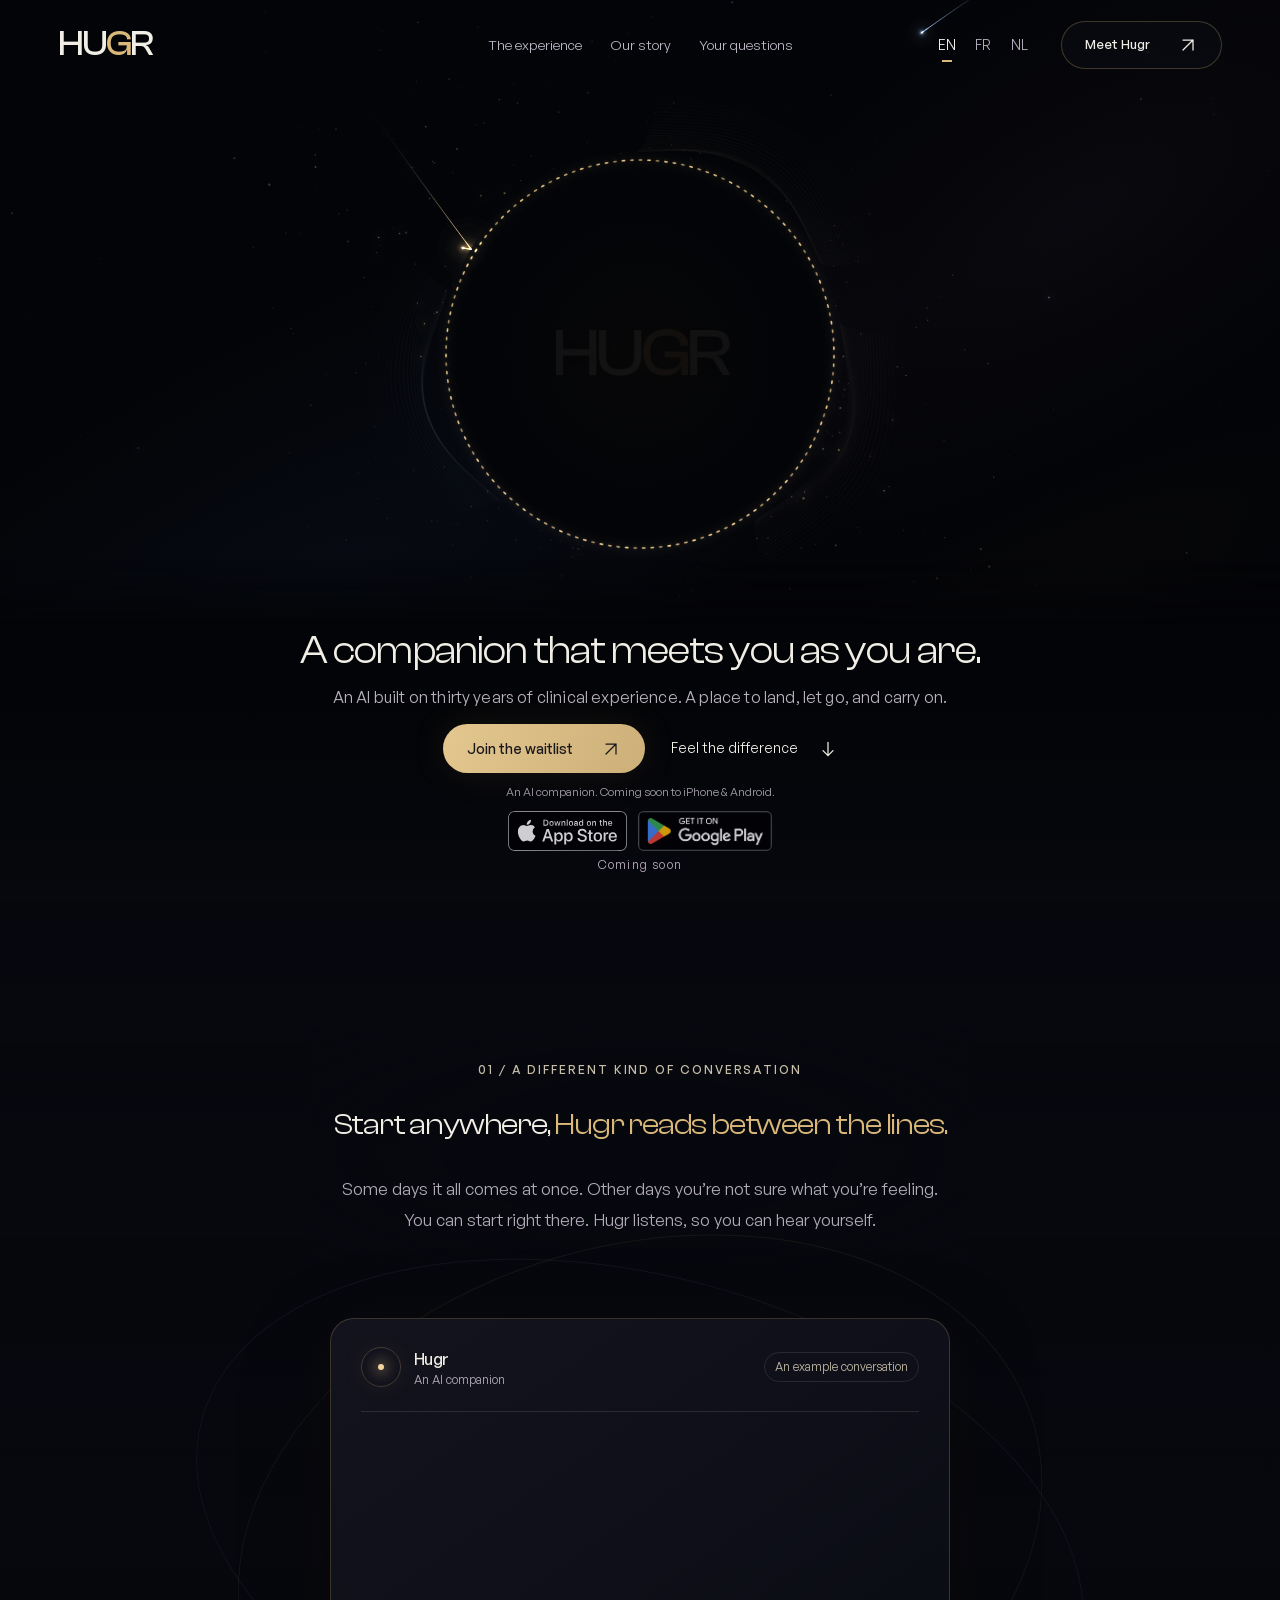
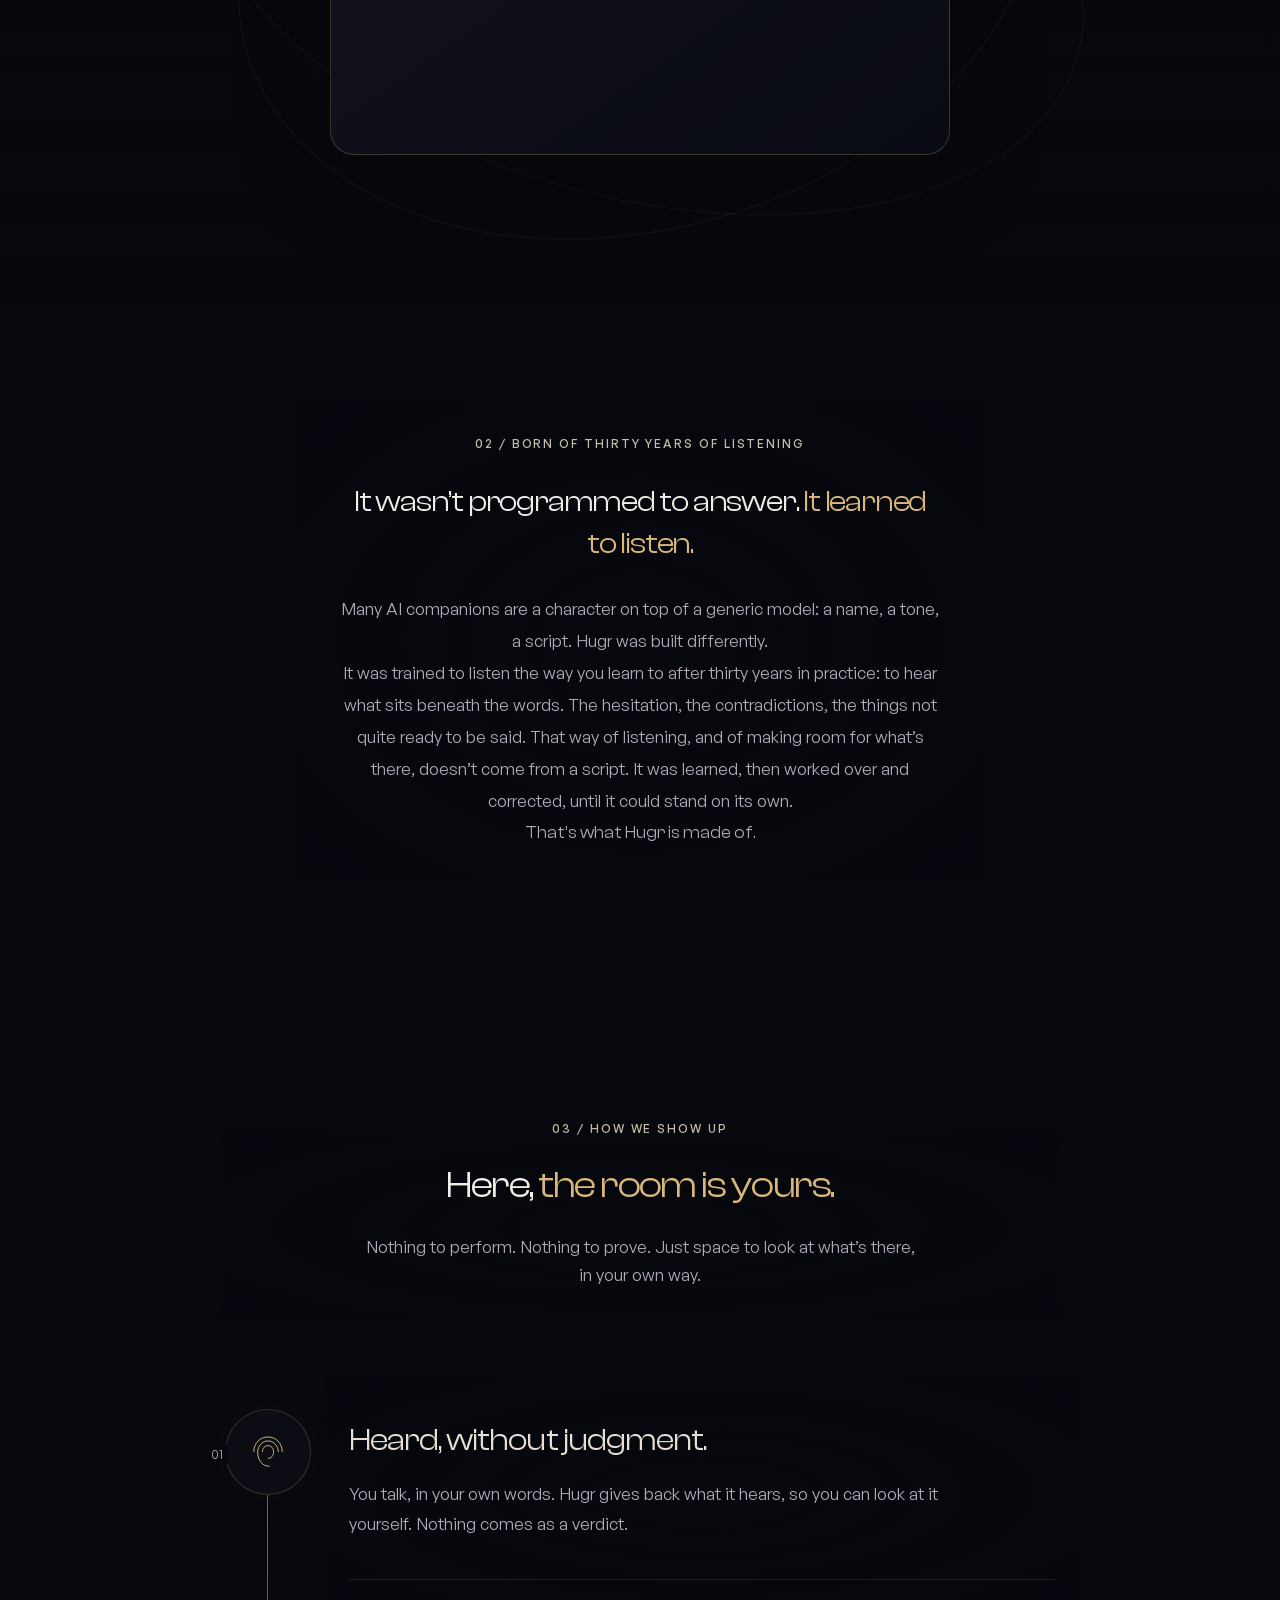
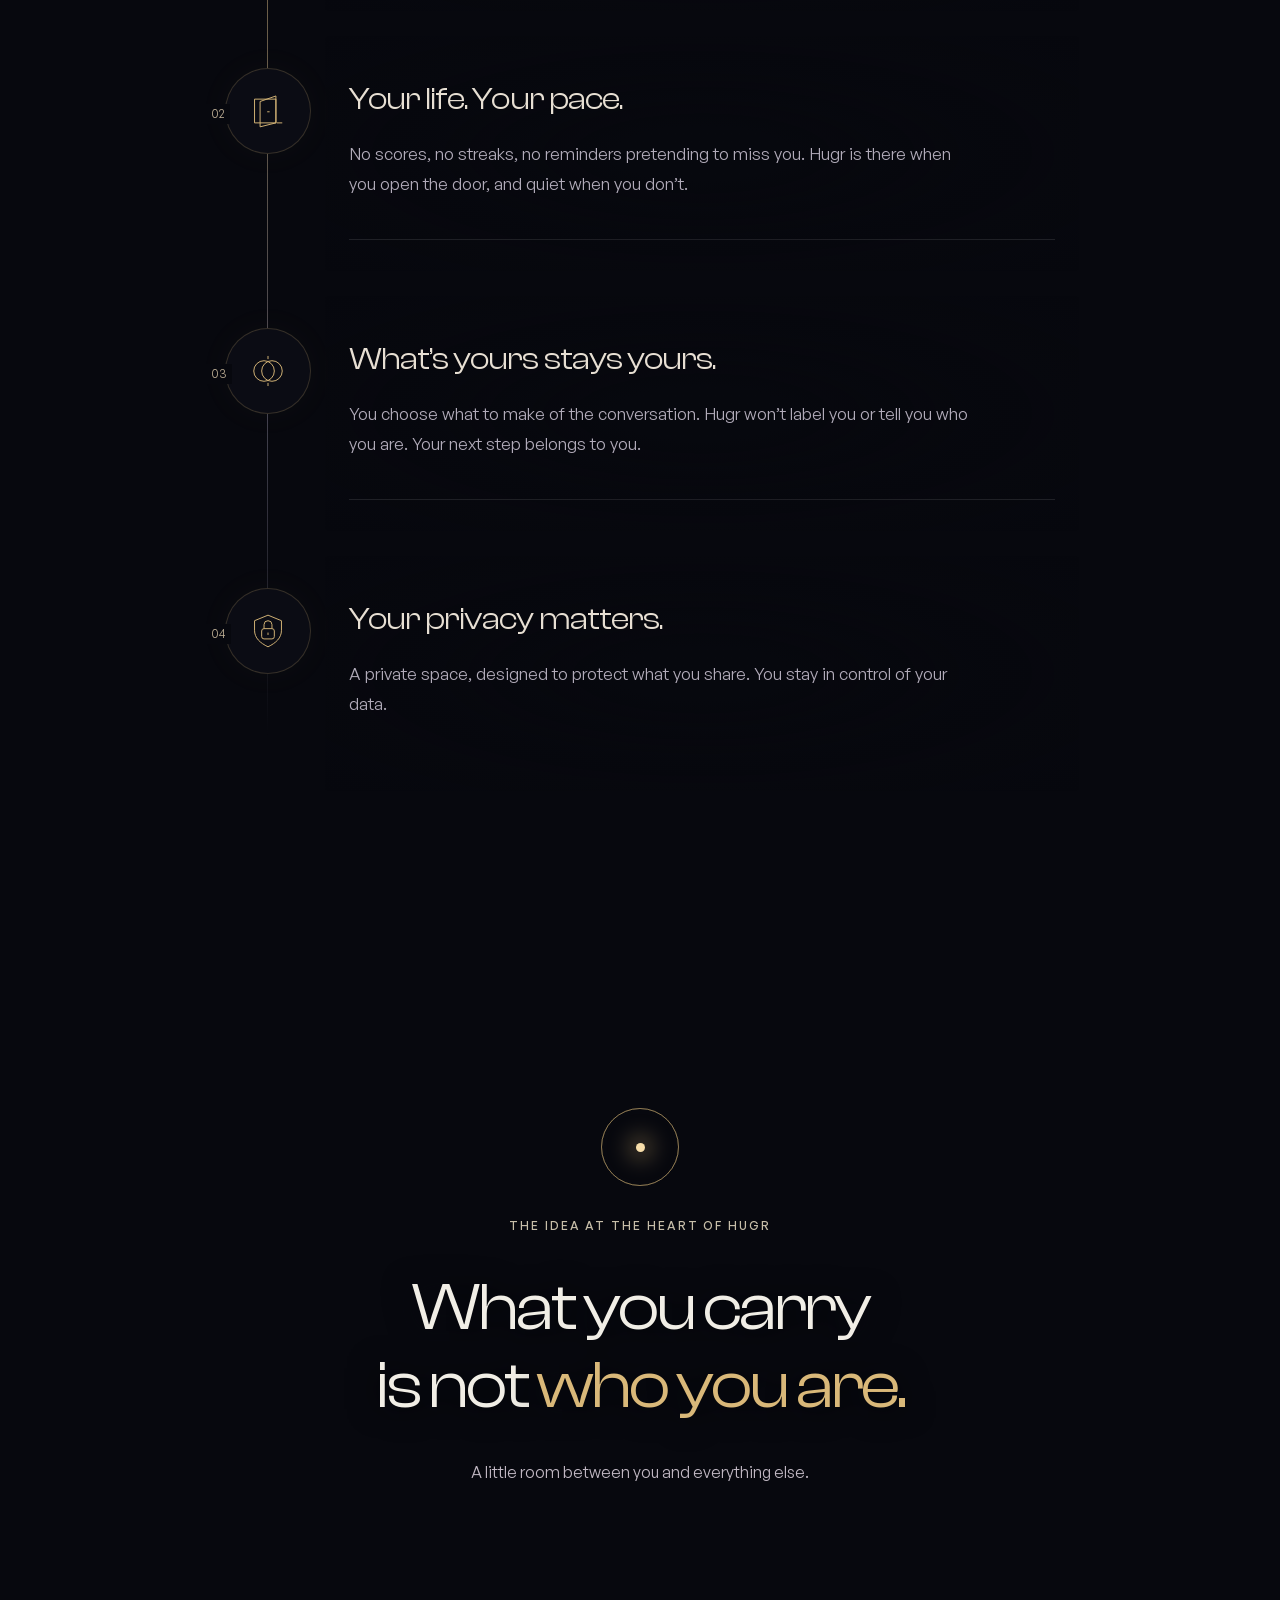
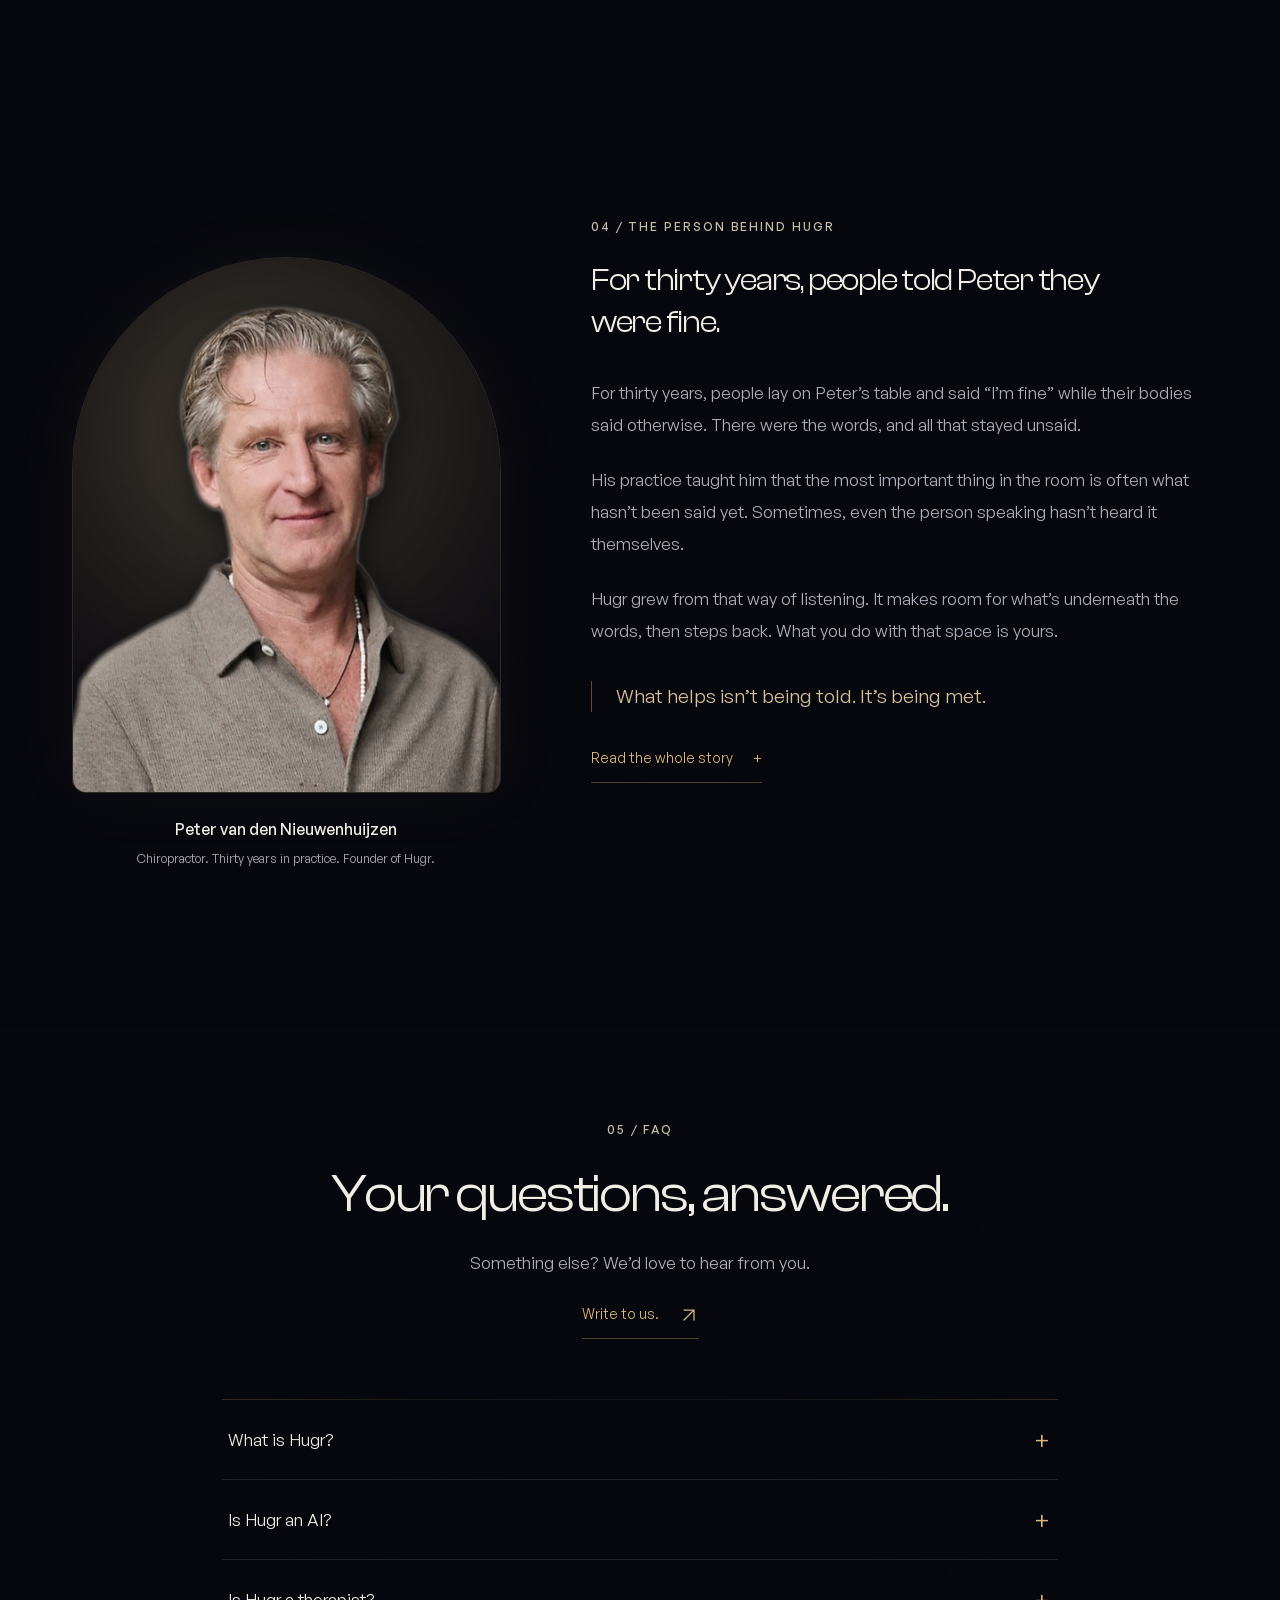
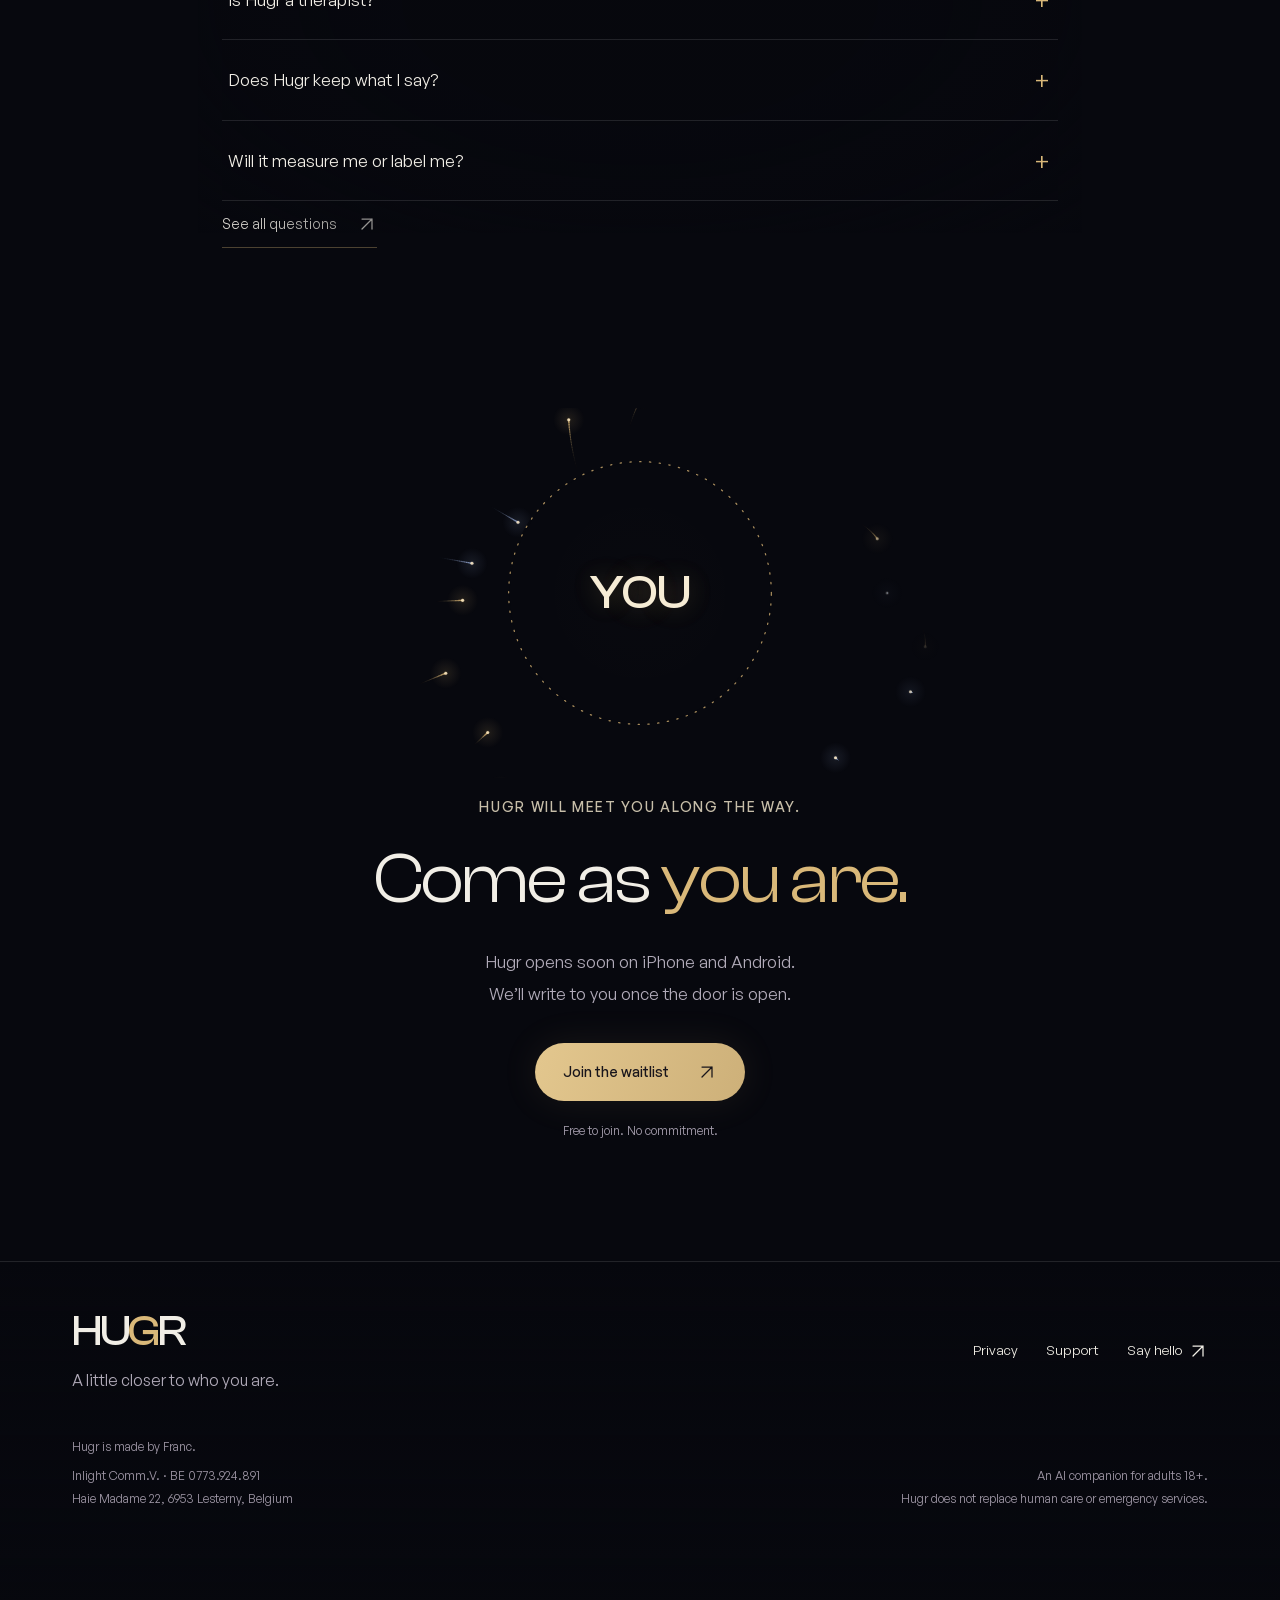
<file: index.html>
<!doctype html>
<html lang="en">
  <head>
    <meta charset="UTF-8" />
    <meta name="viewport" content="width=device-width, initial-scale=1" />
    <meta name="theme-color" content="#07080e" />    <title>Hugr — A little space to be you</title>
    <meta
      name="description"
      content="An AI companion that meets you as you are. To clear the noise and see yourself again. Coming to iPhone and Android."
    />
    <link rel="canonical" href="https://byhugr.io/" />
    <link rel="alternate" hreflang="en" href="https://byhugr.io/" />
    <link rel="alternate" hreflang="fr" href="https://byhugr.io/fr" />
    <link rel="alternate" hreflang="nl" href="https://byhugr.io/nl" />
    <link rel="alternate" hreflang="x-default" href="https://byhugr.io/" />
    <meta property="og:type" content="website" />
    <meta property="og:site_name" content="Hugr" />
    <meta property="og:locale" content="en_GB" />
    <meta property="og:url" content="https://byhugr.io/" />
    <meta property="og:title" content="Hugr — A little space to be you" />
    <meta
      property="og:description"
      content="An AI companion that meets you as you are. To clear the noise and see yourself again. Coming to iPhone and Android."
    />
    <meta property="og:image" content="https://byhugr.io/og.png" />
    <meta property="og:image:width" content="1200" />
    <meta property="og:image:height" content="630" />
    <meta property="og:image:alt" content="Hugr" />
    <meta name="twitter:card" content="summary_large_image" />
    <meta name="twitter:title" content="Hugr — A little space to be you" />
    <meta
      name="twitter:description"
      content="An AI companion that meets you as you are. To clear the noise and see yourself again. Coming to iPhone and Android."
    />
    <meta name="twitter:image" content="https://byhugr.io/og.png" />
    <link rel="icon" href="./assets/favicon.svg" type="image/svg+xml" />
    <link
      rel="preload"
      href="./assets/clash-display-400.woff2"
      as="font"
      type="font/woff2"
      crossorigin
    />
    <link rel="stylesheet" href="./fonts.css" />
    <link rel="stylesheet" href="./styles.css" />
    <link rel="stylesheet" href="./header.css" />
    <script type="importmap">{"imports":{"three":"./halo/vendor/three.module.js"}}</script>
    <script type="module" src="./app.js"></script>
    <script src="/posthog.js"></script>
  </head>
  <body>
    <div class="universe" aria-hidden="true">
      <canvas id="presence"></canvas>
      <div class="universe-vignette"></div>
    </div>
    <div class="reading-progress" aria-hidden="true"></div>
    <a class="skip-link" href="#main" data-i18n="skip">Skip to content</a>
    <header class="site-header wrap" id="top">
      <a class="wordmark" href="#top" aria-label="Hugr home"
        >HU<span>G</span>R</a
      >
      <nav class="desktop-nav" aria-label="Main navigation">
        <a href="#experience" data-i18n="navExperience">The experience</a>
        <a href="#story" data-i18n="navStory">Our story</a>
        <a href="questions.html" data-i18n="navQuestions" data-nav="questions">Your questions</a>
      </nav>
      <div class="header-end">
        <div class="languages" role="group" aria-label="Language">
          <button
            type="button"
            lang="en"
            data-lang="en"
            aria-label="English"
            aria-pressed="true"
          >
            EN
          </button>
          <button
            type="button"
            lang="fr"
            data-lang="fr"
            aria-label="Français"
            aria-pressed="false"
          >
            FR
          </button>
          <button
            type="button"
            lang="nl"
            data-lang="nl"
            aria-label="Nederlands"
            aria-pressed="false"
          >
            NL
          </button>
        </div>
        <button
          type="button"
          class="button button-small"
          data-dialog="waitlist"
        >
          <span data-i18n="navJoin">Meet Hugr</span
          ><svg class="ui-icon" viewBox="0 0 24 24" fill="none" stroke="currentColor" stroke-width="1.5" stroke-linecap="round" stroke-linejoin="round" aria-hidden="true" focusable="false"><path d="M6 18 18 6M6 6h12v12"/></svg>
        </button>
      </div>
    </header>
    <main id="main">
      <section class="hero" id="hero" aria-labelledby="hero-title">
        <div class="hero-motion" aria-hidden="true"><canvas id="hero-space"></canvas></div>
        <div class="hero-copy">
          <div class="hero-identity" id="halo-anchor">
            <button id="halo-word" class="halo-word" type="button" aria-label="Hugr and you. Hold to slow time."><span class="halo-word-inner" aria-hidden="true"><span class="halo-brand">HU<span>G</span>R</span></span></button>
          </div>
          <h1 id="hero-title" data-i18n="sourceHeroTitle">
            A companion that meets you as you are.
          </h1>
          <p class="hero-description" data-i18n="sourceHeroSubtitle">
            To clear the noise and see yourself again.
          </p>
          <div class="hero-actions">
            <button type="button" class="button" data-dialog="waitlist">
              <span data-i18n="join">Join the waitlist</span
              ><svg class="ui-icon" viewBox="0 0 24 24" fill="none" stroke="currentColor" stroke-width="1.5" stroke-linecap="round" stroke-linejoin="round" aria-hidden="true" focusable="false"><path d="M6 18 18 6M6 6h12v12"/></svg></button
            ><a class="text-link" href="#experience"
              ><span data-i18n="discover">Feel the difference</span
              ><svg class="ui-icon" viewBox="0 0 24 24" fill="none" stroke="currentColor" stroke-width="1.5" stroke-linecap="round" stroke-linejoin="round" aria-hidden="true" focusable="false"><path d="M12 4v16M6 14l6 6 6-6"/></svg></a
            >
          </div>
          <p class="hero-note" data-i18n="heroNote">
            An AI companion. Coming to iPhone & Android.
          </p>
          <div id="store-preview" class="store-preview"></div>
        </div>
      </section>
      <div id="page-sections"></div>
    </main>
    <div id="page-footer"></div>
    <dialog id="info-dialog" aria-labelledby="dialog-title">
      <div class="dialog-toolbar">
        <button type="button" class="dialog-close" aria-label="Close">×</button>
      </div>
      <div id="dialog-content"></div>
    </dialog>
    <noscript
      ><div class="noscript-message">
        Hugr is an AI companion for adults. This preview needs JavaScript to
        show all three languages.
        <a href="https://byhugr.io/">Visit the official Hugr website</a>.
      </div></noscript
    >
  </body>
</html>
</file>
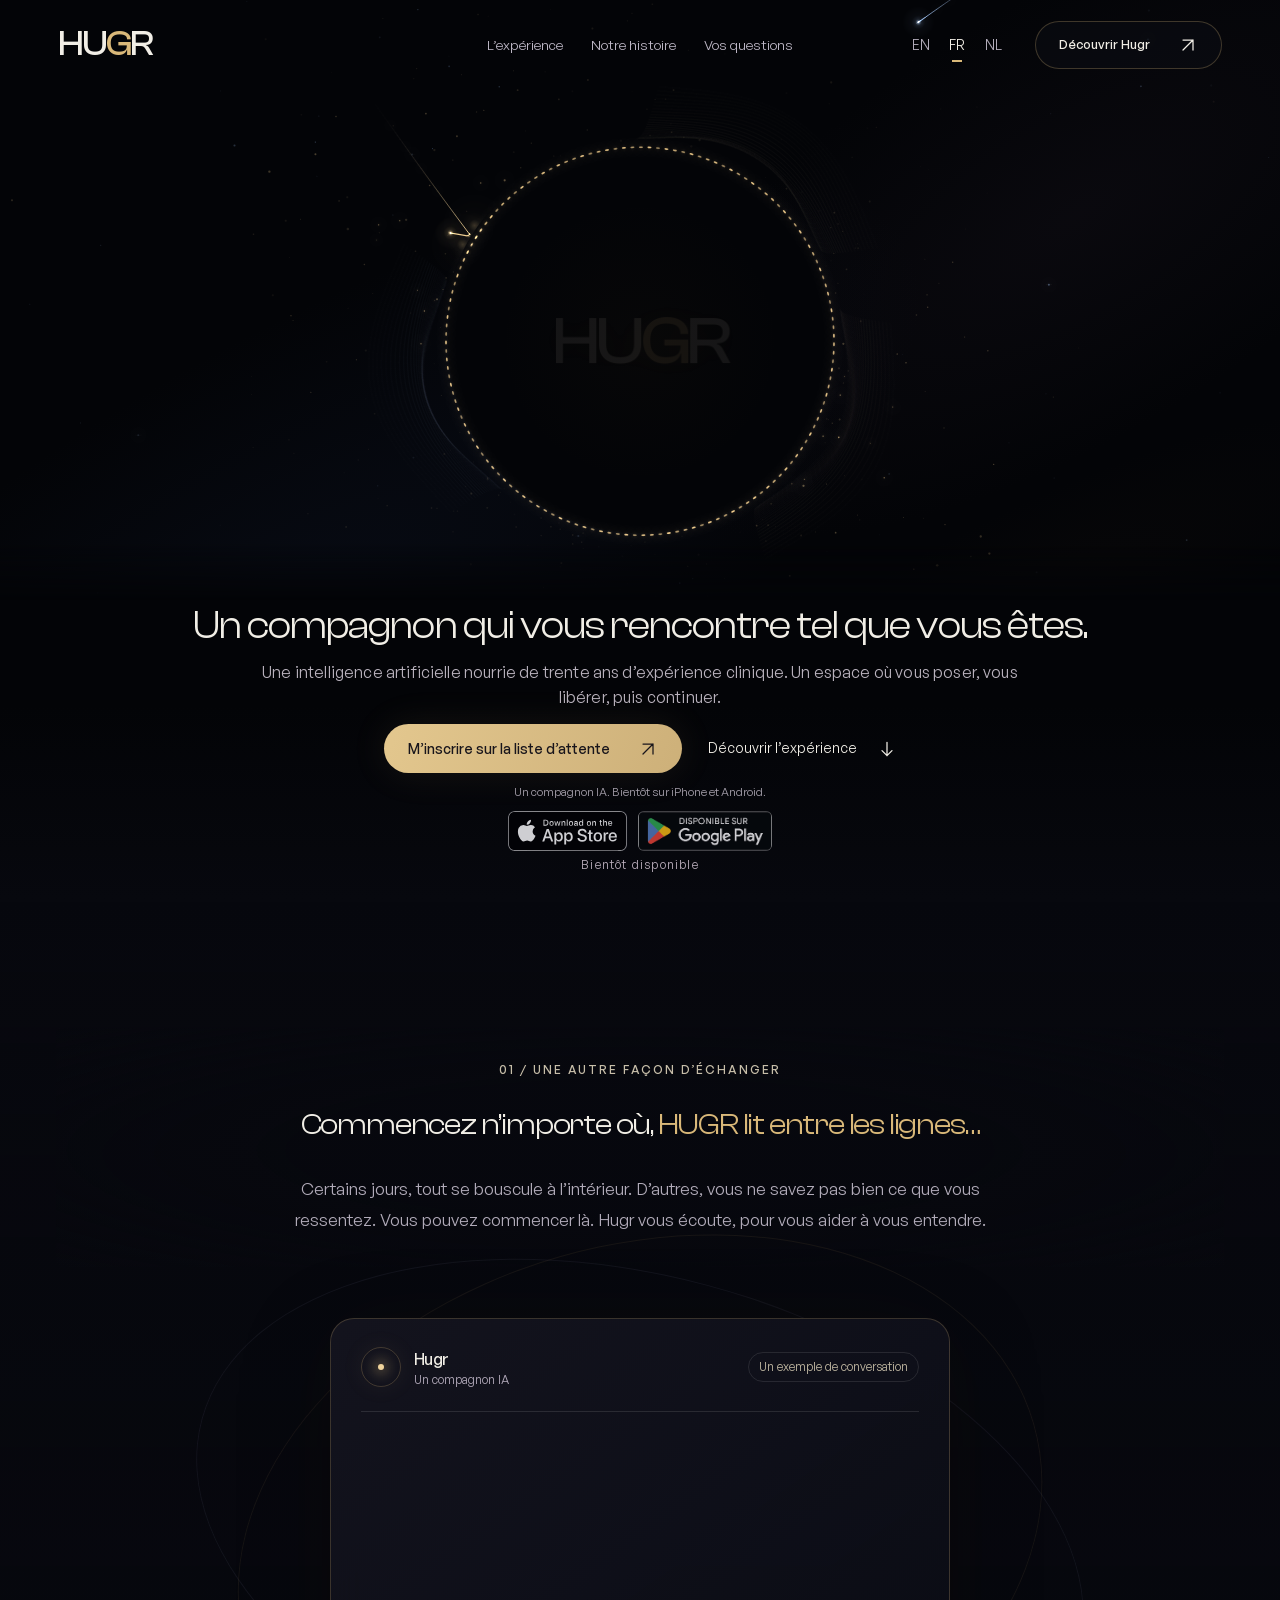
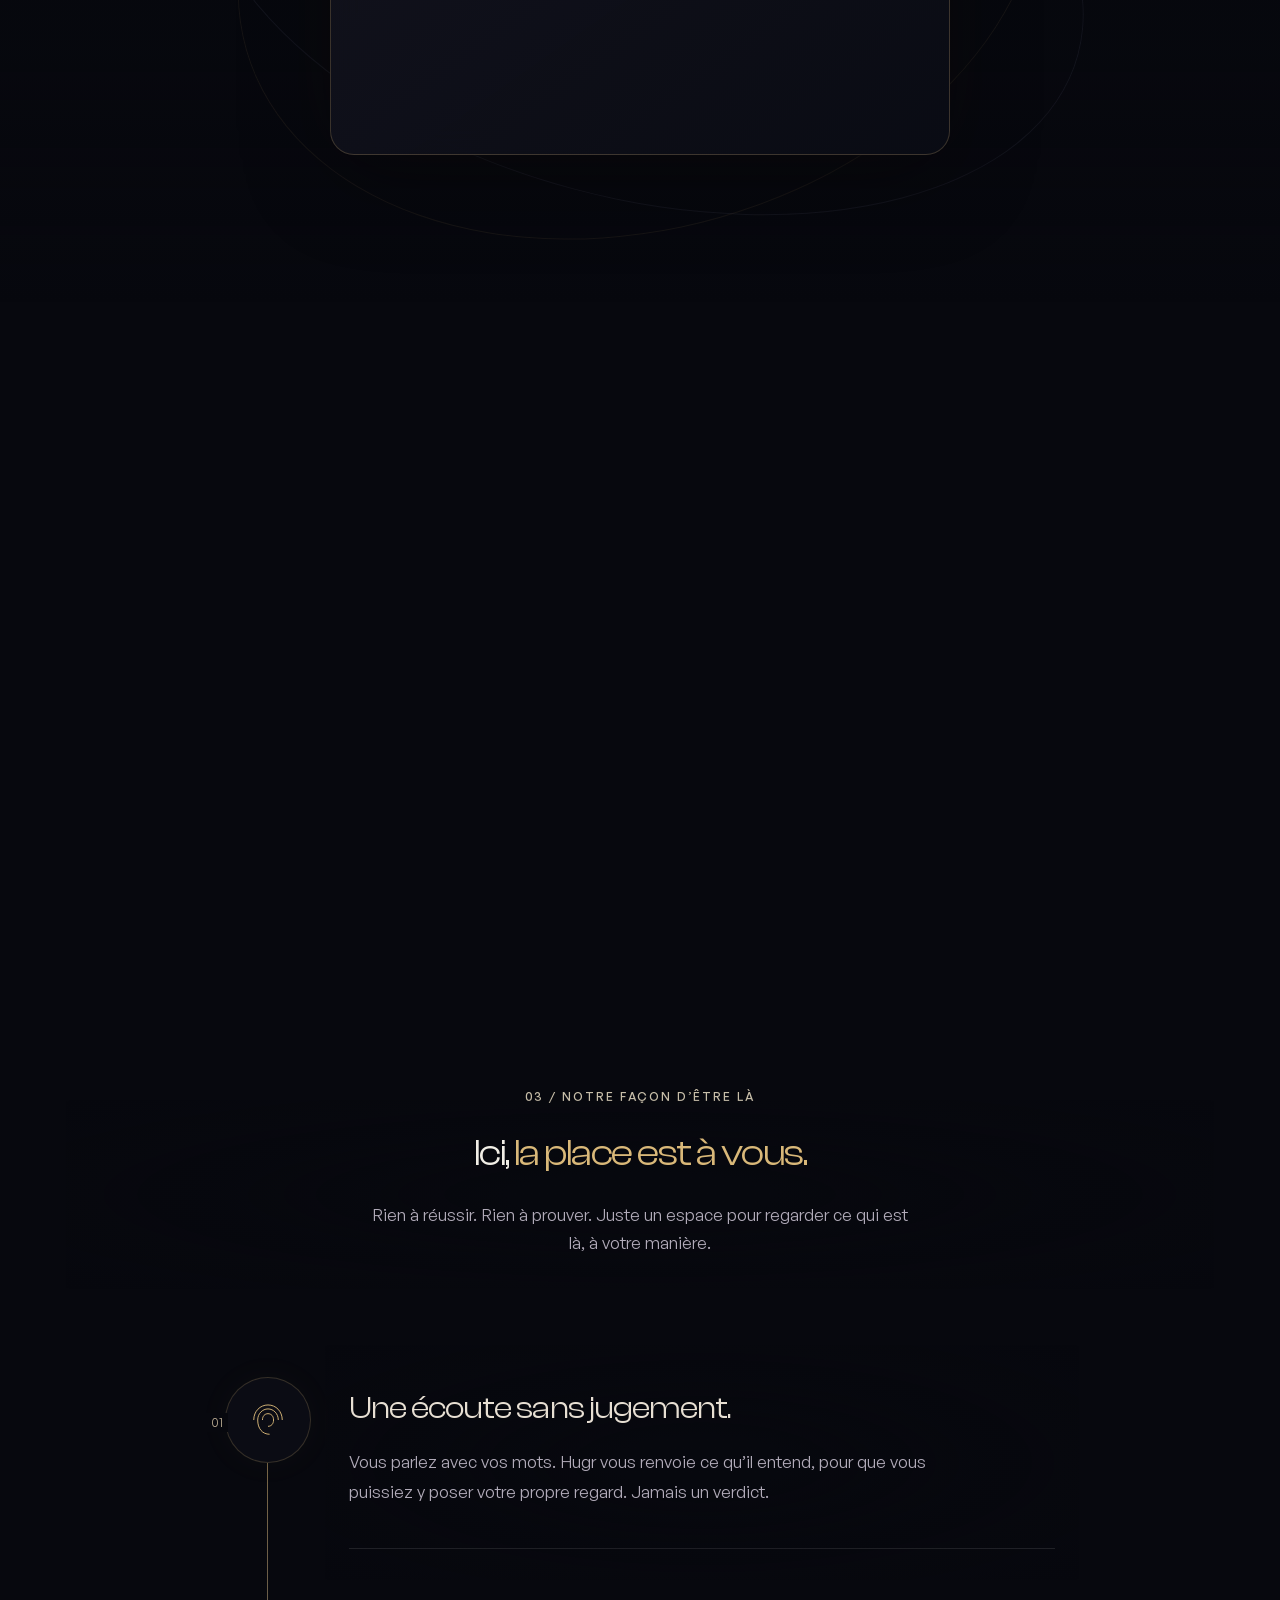
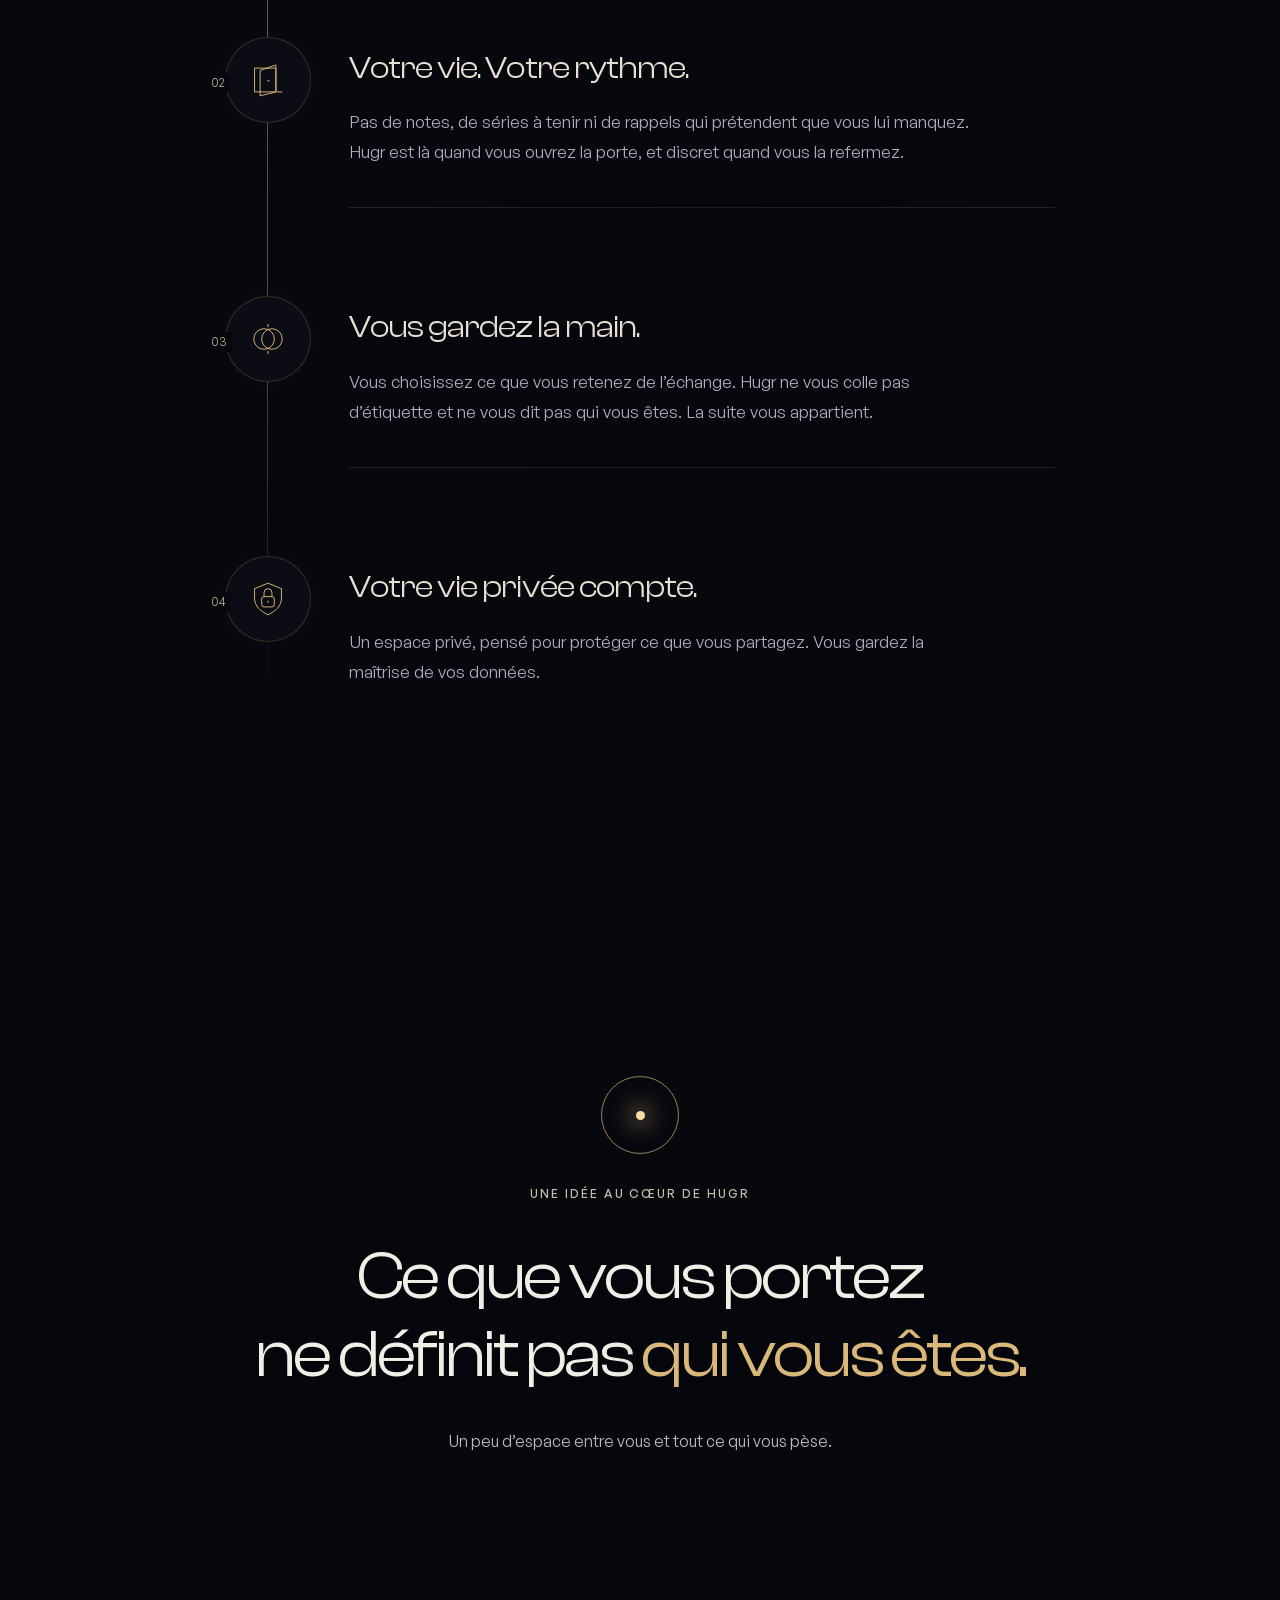
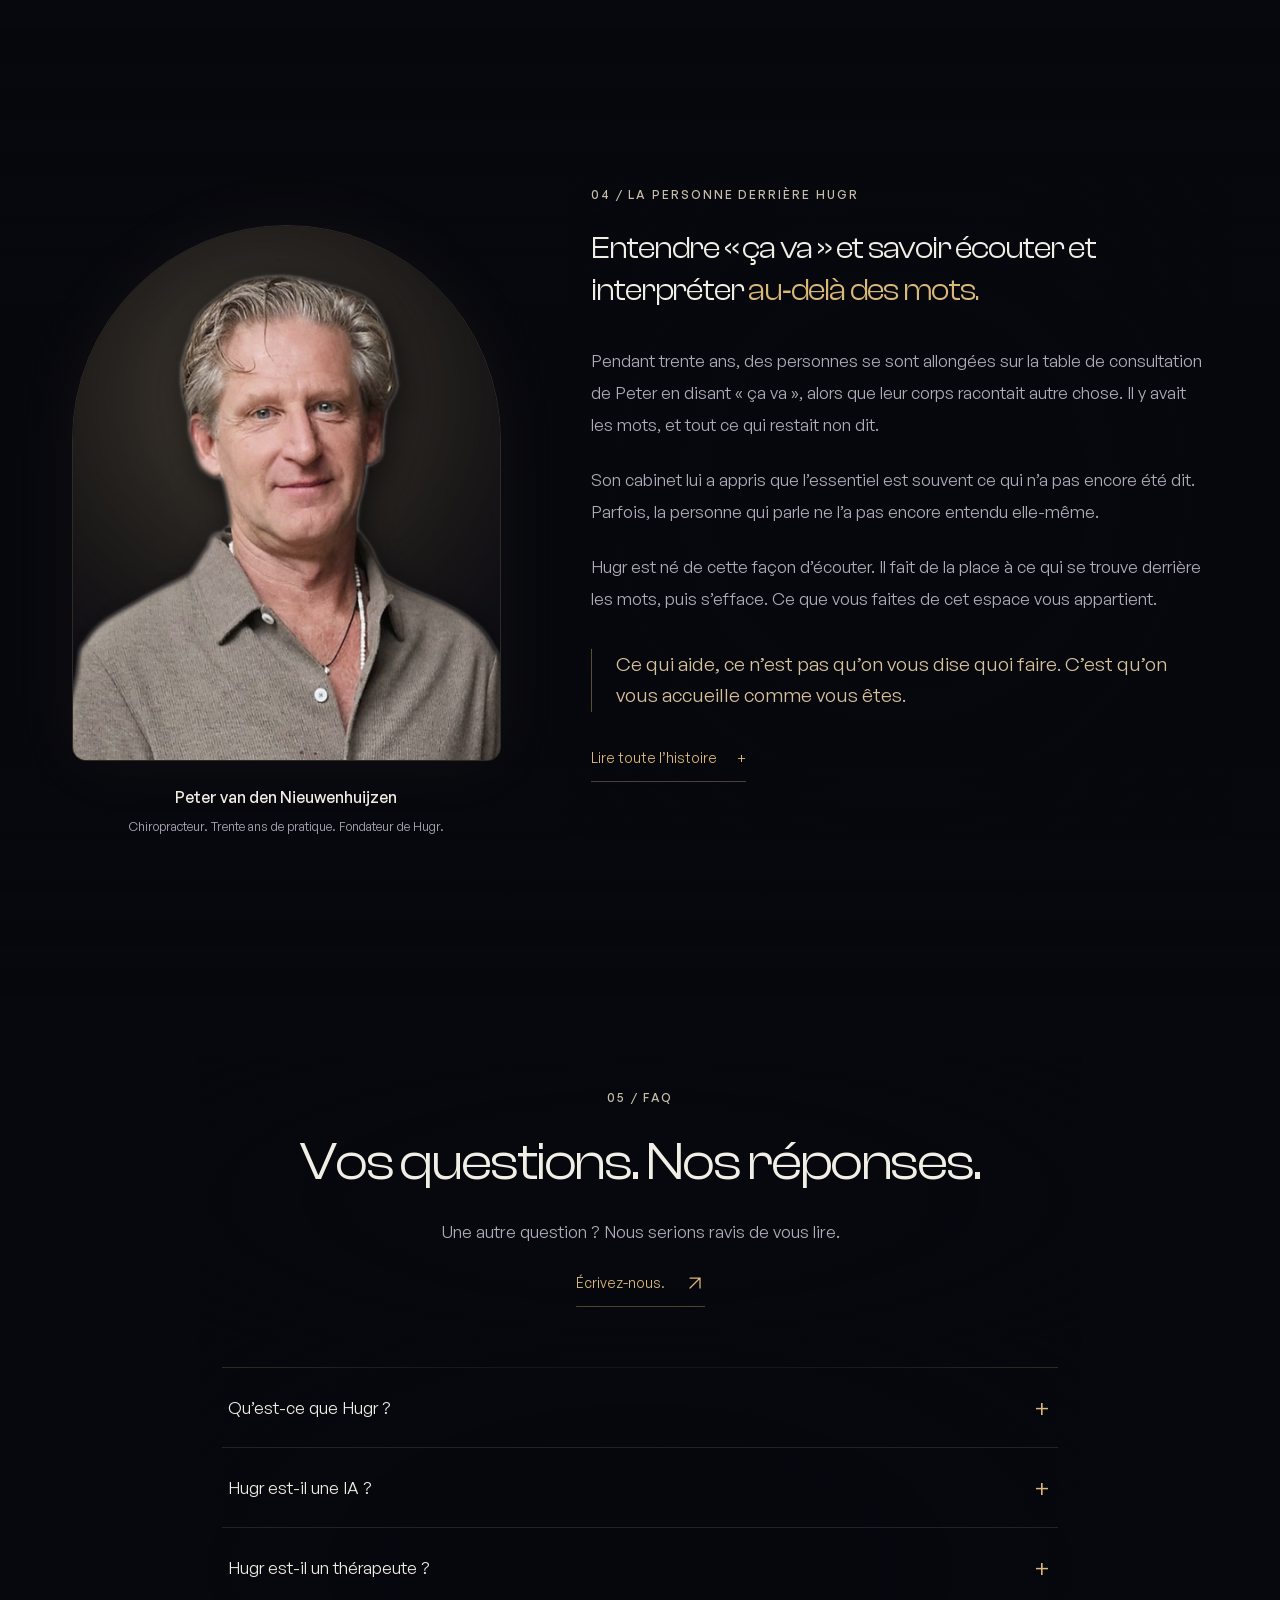
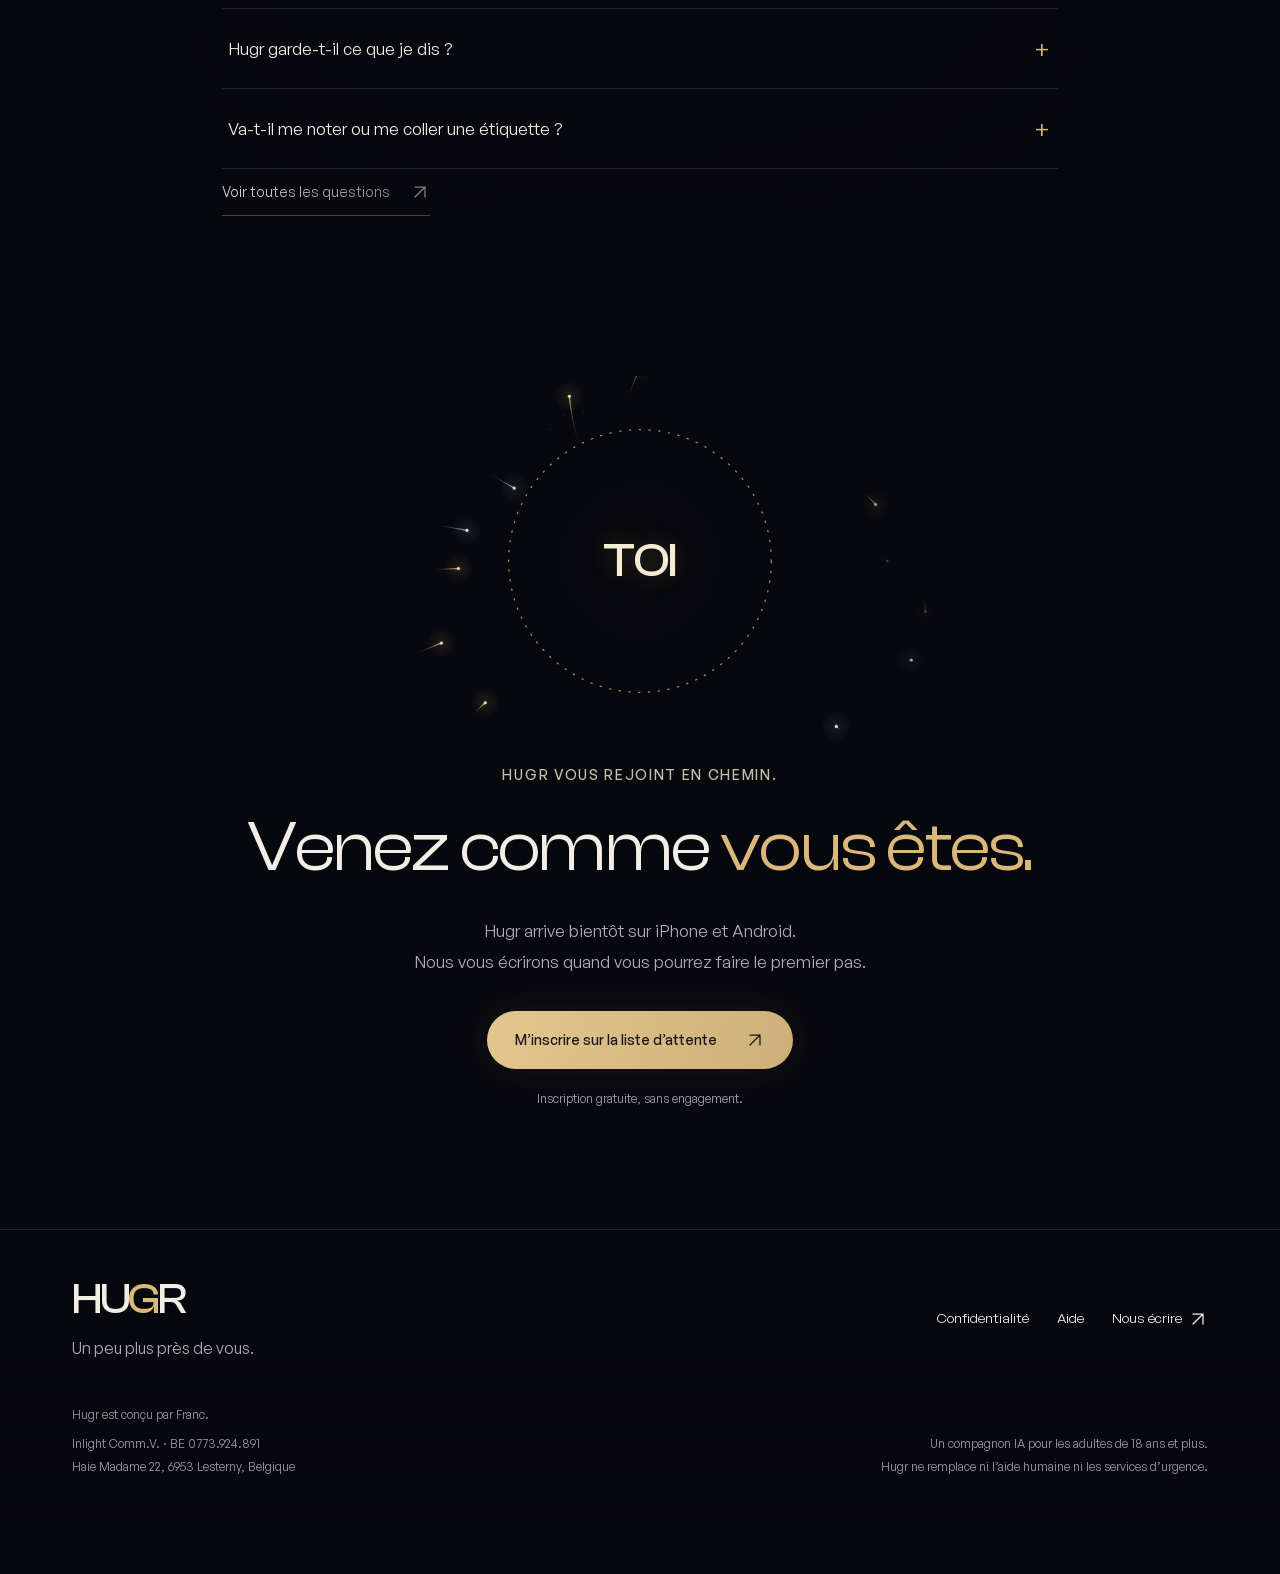
<file: fr/index.html>
<!doctype html>
<html lang="fr">
  <head>
    <meta charset="UTF-8" />
    <meta name="viewport" content="width=device-width, initial-scale=1" />
    <meta name="theme-color" content="#07080e" />    <title>Hugr — Un espace pour être vous-même</title>
    <meta
      name="description"
      content="Un compagnon IA qui vous accueille comme vous êtes. Pour y voir plus clair et vous retrouver. Bientôt sur iPhone et Android."
    />
    <link rel="canonical" href="https://byhugr.io/fr" />
    <link rel="alternate" hreflang="en" href="https://byhugr.io/" />
    <link rel="alternate" hreflang="fr" href="https://byhugr.io/fr" />
    <link rel="alternate" hreflang="nl" href="https://byhugr.io/nl" />
    <link rel="alternate" hreflang="x-default" href="https://byhugr.io/" />
    <meta property="og:type" content="website" />
    <meta property="og:site_name" content="Hugr" />
    <meta property="og:locale" content="fr_BE" />
    <meta property="og:url" content="https://byhugr.io/fr" />
    <meta property="og:title" content="Hugr — Un espace pour être vous-même" />
    <meta
      property="og:description"
      content="Un compagnon IA qui vous accueille comme vous êtes. Pour y voir plus clair et vous retrouver. Bientôt sur iPhone et Android."
    />
    <meta property="og:image" content="https://byhugr.io/og-fr.png" />
    <meta property="og:image:width" content="1200" />
    <meta property="og:image:height" content="630" />
    <meta property="og:image:alt" content="Hugr" />
    <meta name="twitter:card" content="summary_large_image" />
    <meta name="twitter:title" content="Hugr — Un espace pour être vous-même" />
    <meta
      name="twitter:description"
      content="Un compagnon IA qui vous accueille comme vous êtes. Pour y voir plus clair et vous retrouver. Bientôt sur iPhone et Android."
    />
    <meta name="twitter:image" content="https://byhugr.io/og-fr.png" />
    <link rel="icon" href="/assets/favicon.svg" type="image/svg+xml" />
    <link
      rel="preload"
      href="/assets/clash-display-400.woff2"
      as="font"
      type="font/woff2"
      crossorigin
    />
    <link rel="stylesheet" href="/fonts.css" />
    <link rel="stylesheet" href="/styles.css" />
    <link rel="stylesheet" href="/header.css" />
    <script type="importmap">{"imports":{"three":"/halo/vendor/three.module.js"}}</script>
    <script type="module" src="/app.js"></script>
    <script src="/posthog.js"></script>
  </head>
  <body>
    <div class="universe" aria-hidden="true">
      <canvas id="presence"></canvas>
      <div class="universe-vignette"></div>
    </div>
    <div class="reading-progress" aria-hidden="true"></div>
    <a class="skip-link" href="#main" data-i18n="skip">Skip to content</a>
    <header class="site-header wrap" id="top">
      <a class="wordmark" href="#top" aria-label="Hugr home"
        >HU<span>G</span>R</a
      >
      <nav class="desktop-nav" aria-label="Main navigation">
        <a href="#experience" data-i18n="navExperience">The experience</a>
        <a href="#story" data-i18n="navStory">Our story</a>
        <a href="/questions.html?lang=fr" data-i18n="navQuestions" data-nav="questions">Your questions</a>
      </nav>
      <div class="header-end">
        <div class="languages" role="group" aria-label="Language">
          <button
            type="button"
            lang="en"
            data-lang="en"
            aria-label="English"
            aria-pressed="true"
          >
            EN
          </button>
          <button
            type="button"
            lang="fr"
            data-lang="fr"
            aria-label="Français"
            aria-pressed="false"
          >
            FR
          </button>
          <button
            type="button"
            lang="nl"
            data-lang="nl"
            aria-label="Nederlands"
            aria-pressed="false"
          >
            NL
          </button>
        </div>
        <button
          type="button"
          class="button button-small"
          data-dialog="waitlist"
        >
          <span data-i18n="navJoin">Meet Hugr</span
          ><svg class="ui-icon" viewBox="0 0 24 24" fill="none" stroke="currentColor" stroke-width="1.5" stroke-linecap="round" stroke-linejoin="round" aria-hidden="true" focusable="false"><path d="M6 18 18 6M6 6h12v12"/></svg>
        </button>
      </div>
    </header>
    <main id="main">
      <section class="hero" id="hero" aria-labelledby="hero-title">
        <div class="hero-motion" aria-hidden="true"><canvas id="hero-space"></canvas></div>
        <div class="hero-copy">
          <div class="hero-identity" id="halo-anchor">
            <button id="halo-word" class="halo-word" type="button" aria-label="Hugr and you. Hold to slow time."><span class="halo-word-inner" aria-hidden="true"><span class="halo-brand">HU<span>G</span>R</span></span></button>
          </div>
          <h1 id="hero-title" data-i18n="sourceHeroTitle">
            A companion that meets you as you are.
          </h1>
          <p class="hero-description" data-i18n="sourceHeroSubtitle">
            To clear the noise and see yourself again.
          </p>
          <div class="hero-actions">
            <button type="button" class="button" data-dialog="waitlist">
              <span data-i18n="join">Join the waitlist</span
              ><svg class="ui-icon" viewBox="0 0 24 24" fill="none" stroke="currentColor" stroke-width="1.5" stroke-linecap="round" stroke-linejoin="round" aria-hidden="true" focusable="false"><path d="M6 18 18 6M6 6h12v12"/></svg></button
            ><a class="text-link" href="#experience"
              ><span data-i18n="discover">Feel the difference</span
              ><svg class="ui-icon" viewBox="0 0 24 24" fill="none" stroke="currentColor" stroke-width="1.5" stroke-linecap="round" stroke-linejoin="round" aria-hidden="true" focusable="false"><path d="M12 4v16M6 14l6 6 6-6"/></svg></a
            >
          </div>
          <p class="hero-note" data-i18n="heroNote">
            An AI companion. Coming to iPhone & Android.
          </p>
          <div id="store-preview" class="store-preview"></div>
        </div>
      </section>
      <div id="page-sections"></div>
    </main>
    <div id="page-footer"></div>
    <dialog id="info-dialog" aria-labelledby="dialog-title">
      <div class="dialog-toolbar">
        <button type="button" class="dialog-close" aria-label="Close">×</button>
      </div>
      <div id="dialog-content"></div>
    </dialog>
    <noscript
      ><div class="noscript-message">
        Hugr is an AI companion for adults. This preview needs JavaScript to
        show all three languages.
        <a href="https://byhugr.io/fr">Visit the official Hugr website</a>.
      </div></noscript
    >
  </body>
</html>
</file>
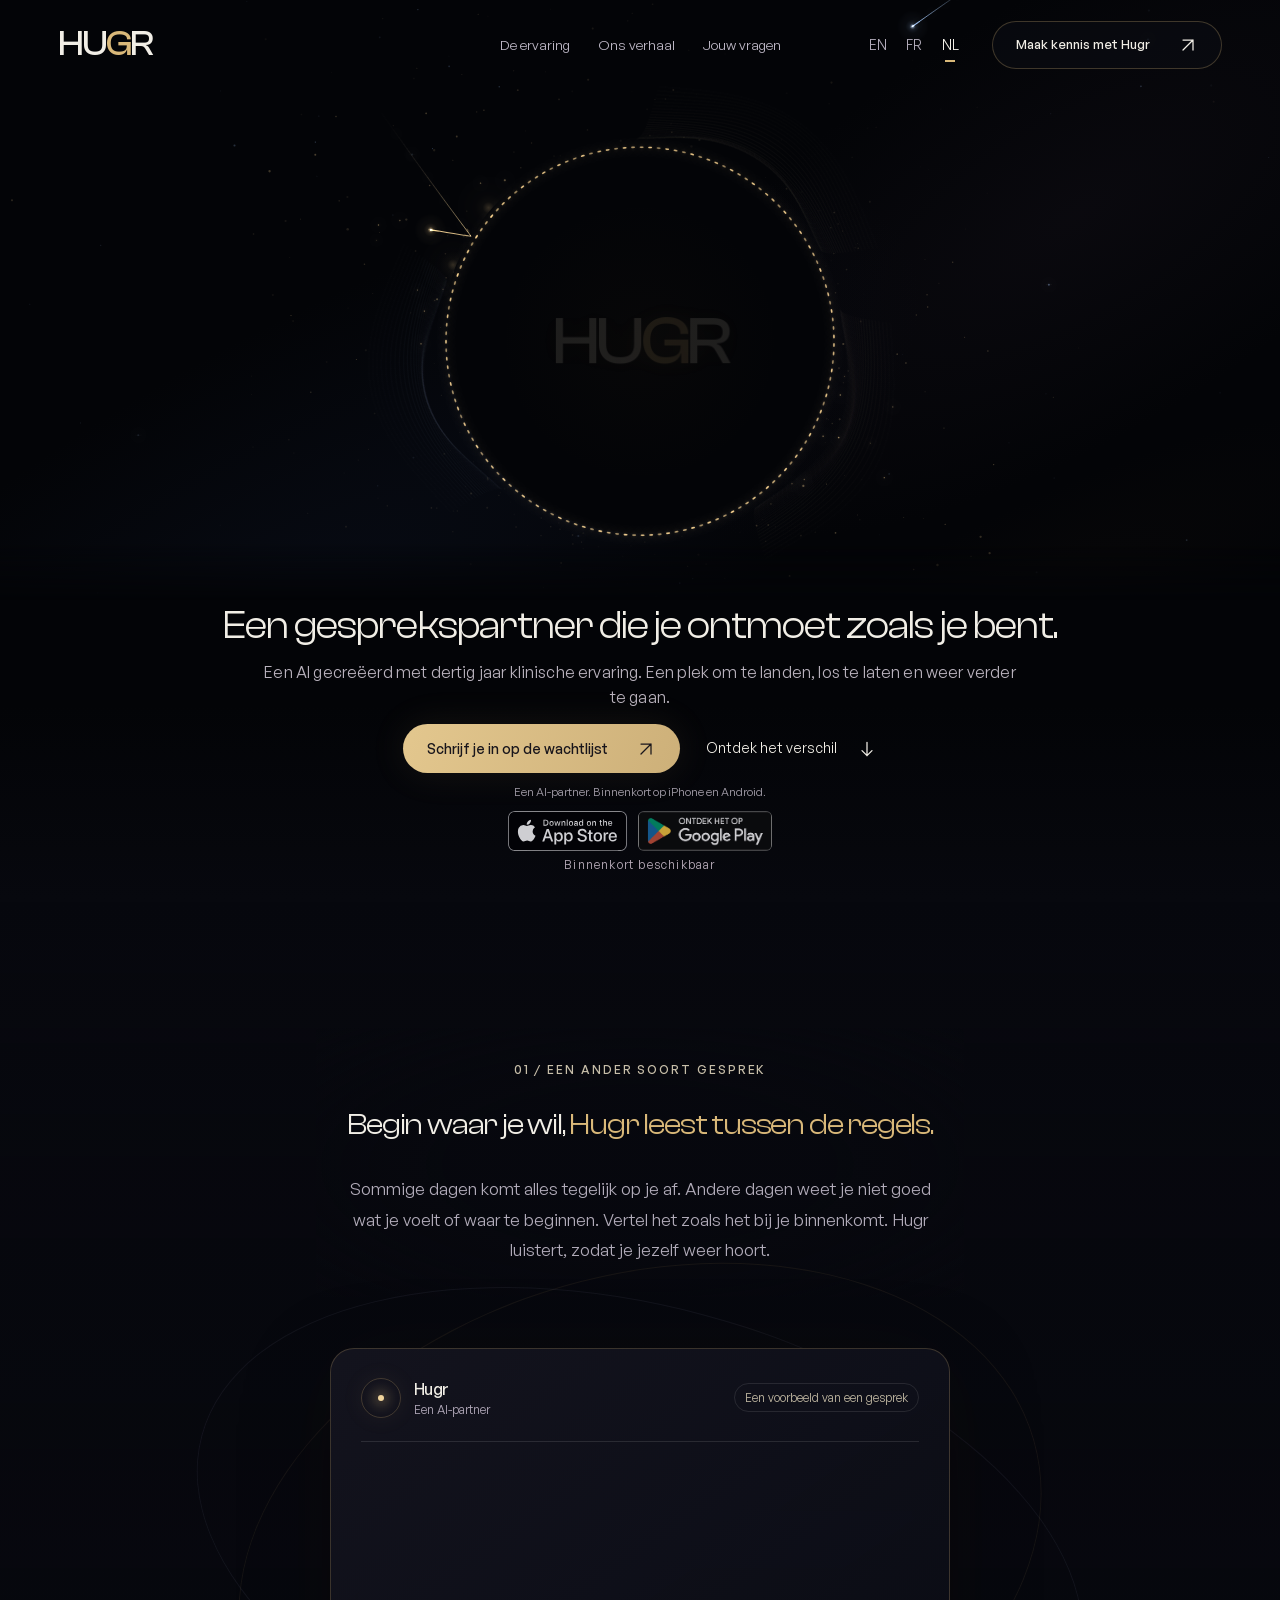
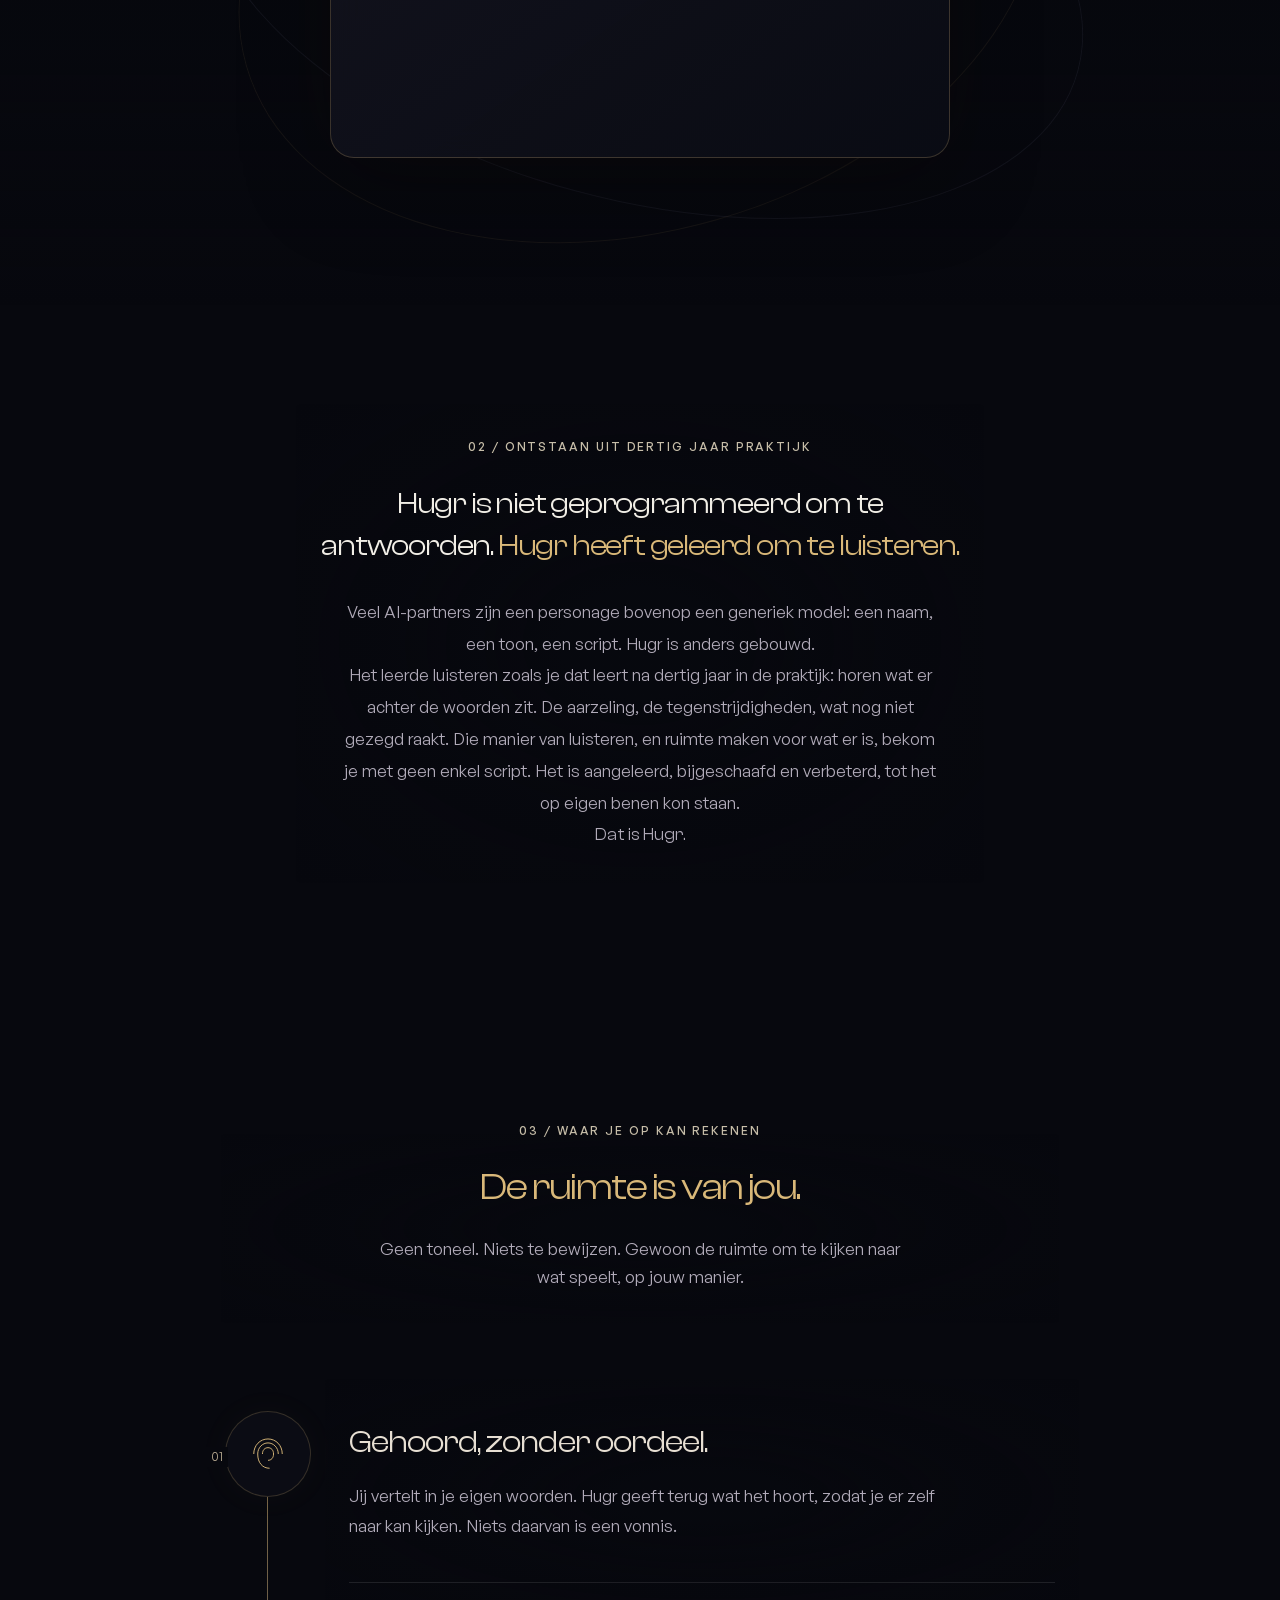
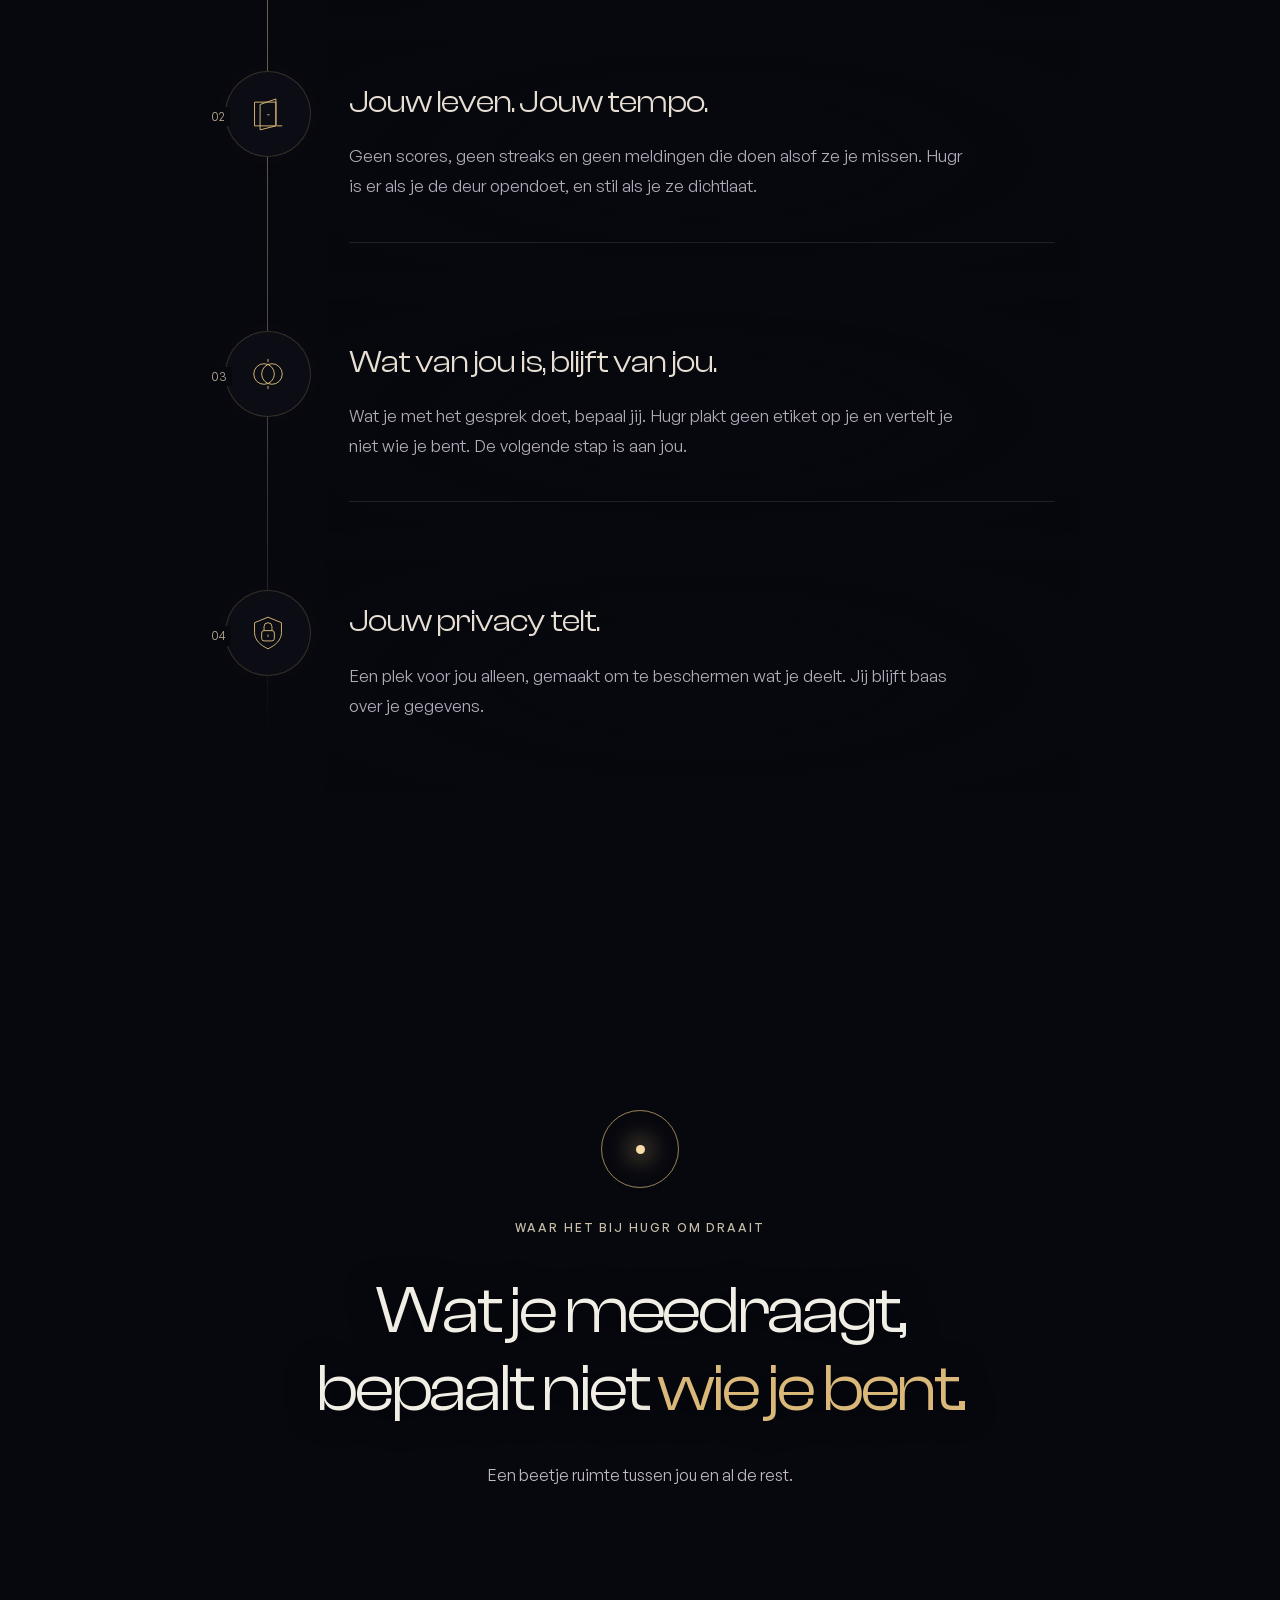
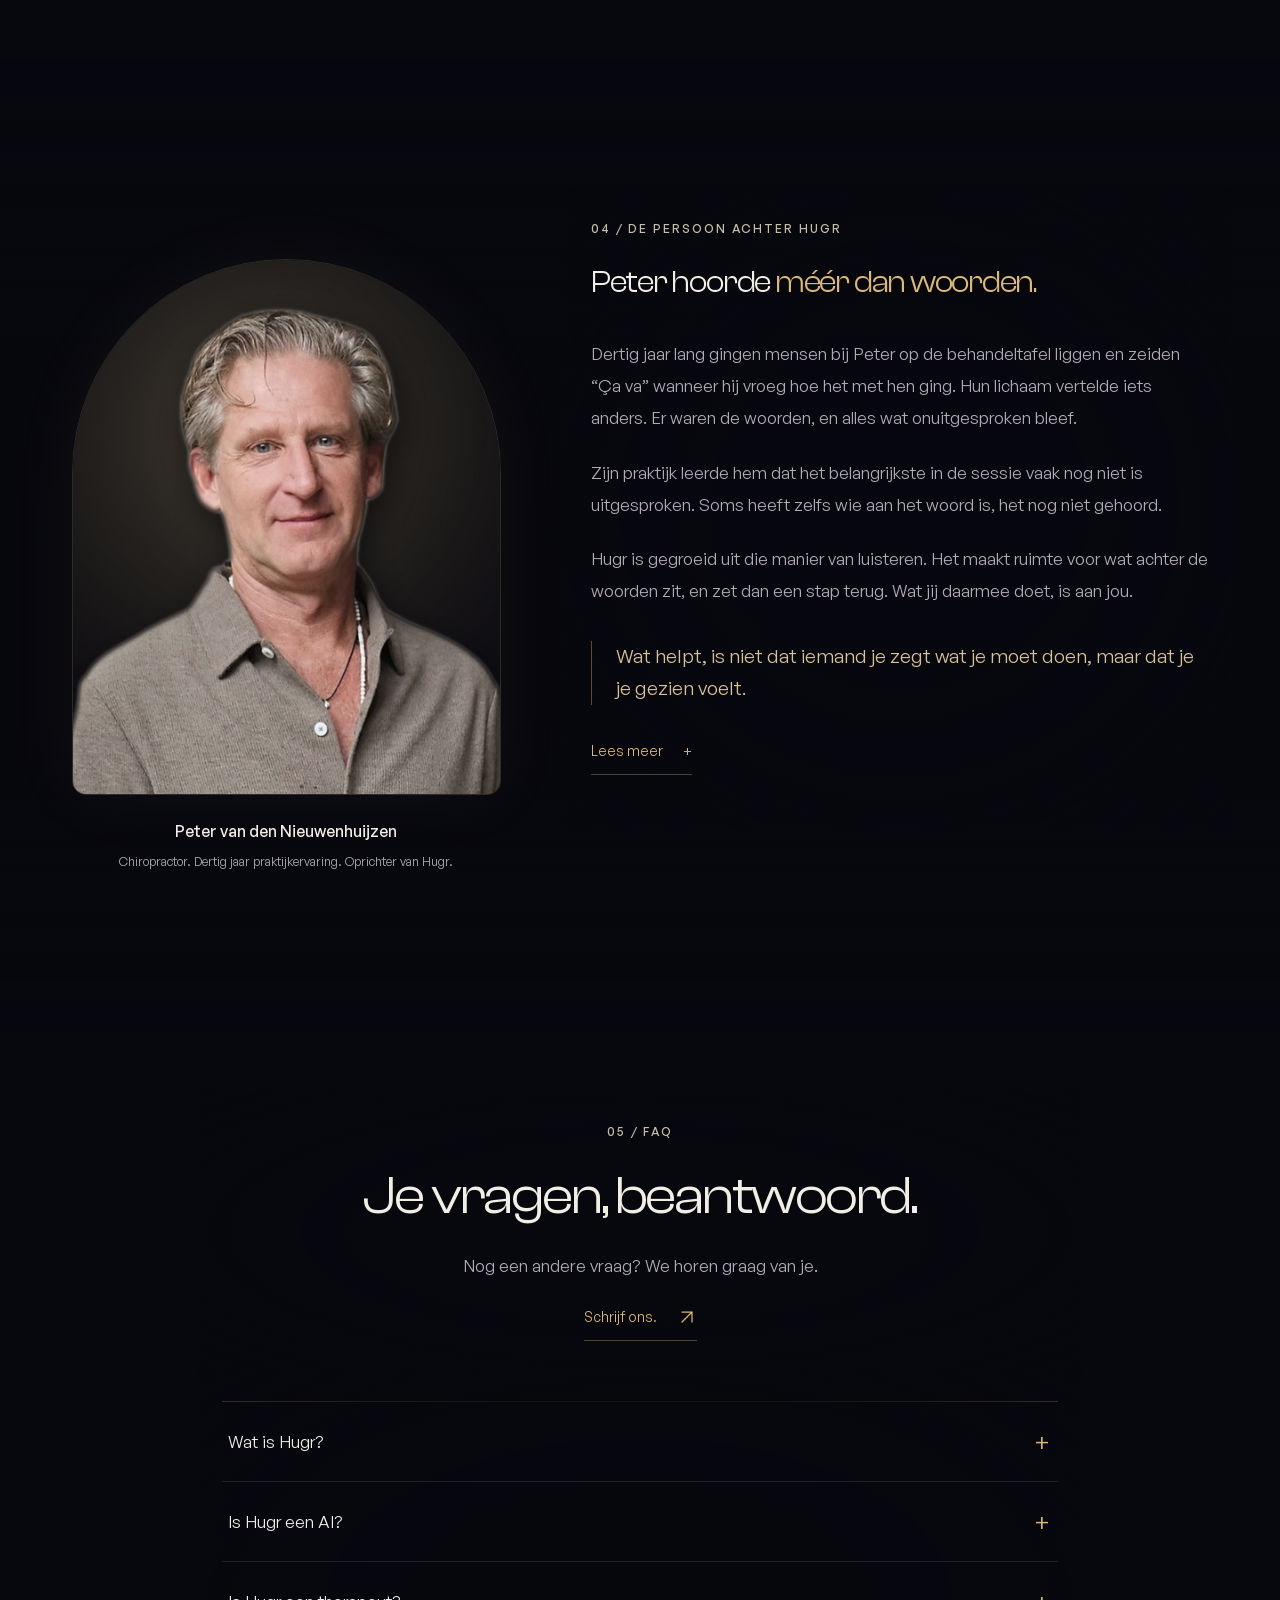
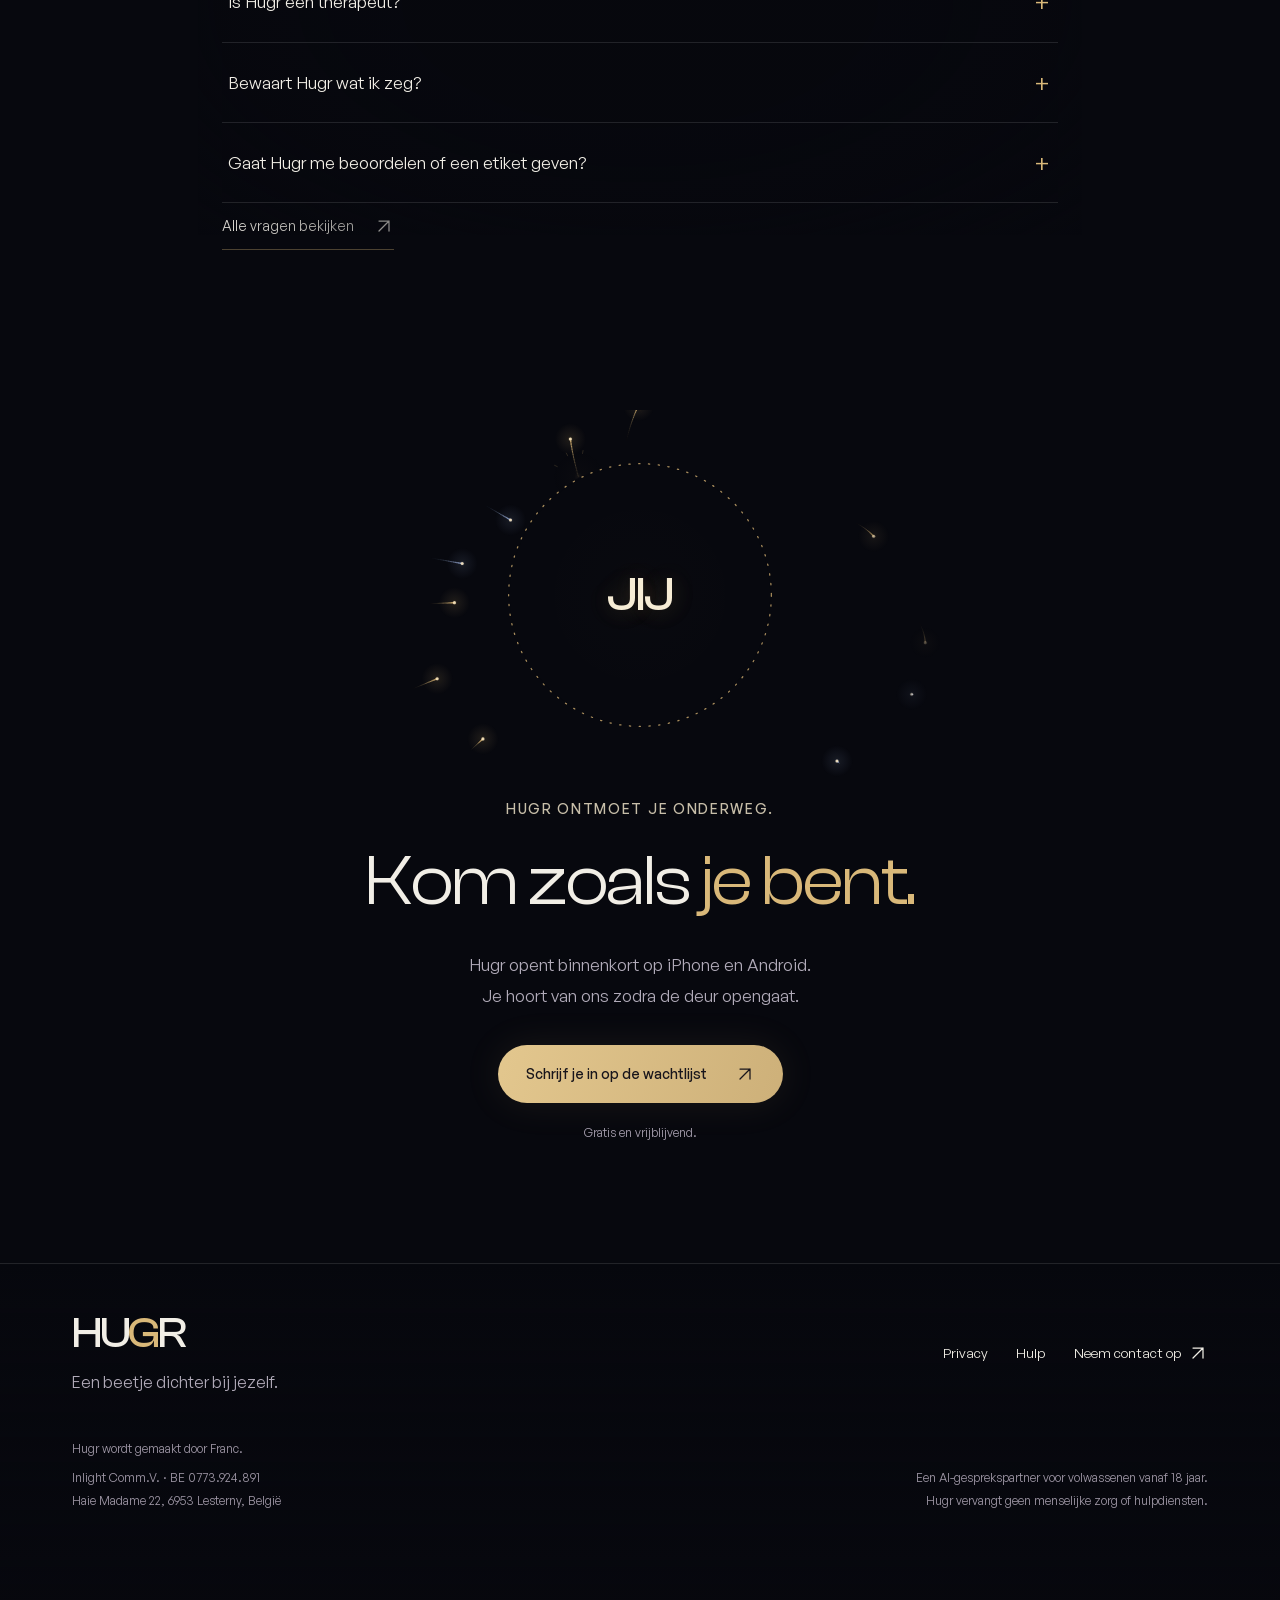
<file: nl/index.html>
<!doctype html>
<html lang="nl">
  <head>
    <meta charset="UTF-8" />
    <meta name="viewport" content="width=device-width, initial-scale=1" />
    <meta name="theme-color" content="#07080e" />    <title>Hugr — Ruimte om jezelf te zijn</title>
    <meta
      name="description"
      content="Een AI-partner die je ontmoet zoals je bent. Minder ruis, zodat je jezelf weer kunt zien. Binnenkort op iPhone en Android."
    />
    <link rel="canonical" href="https://byhugr.io/nl" />
    <link rel="alternate" hreflang="en" href="https://byhugr.io/" />
    <link rel="alternate" hreflang="fr" href="https://byhugr.io/fr" />
    <link rel="alternate" hreflang="nl" href="https://byhugr.io/nl" />
    <link rel="alternate" hreflang="x-default" href="https://byhugr.io/" />
    <meta property="og:type" content="website" />
    <meta property="og:site_name" content="Hugr" />
    <meta property="og:locale" content="nl_BE" />
    <meta property="og:url" content="https://byhugr.io/nl" />
    <meta property="og:title" content="Hugr — Ruimte om jezelf te zijn" />
    <meta
      property="og:description"
      content="Een AI-partner die je ontmoet zoals je bent. Minder ruis, zodat je jezelf weer kunt zien. Binnenkort op iPhone en Android."
    />
    <meta property="og:image" content="https://byhugr.io/og-nl.png" />
    <meta property="og:image:width" content="1200" />
    <meta property="og:image:height" content="630" />
    <meta property="og:image:alt" content="Hugr" />
    <meta name="twitter:card" content="summary_large_image" />
    <meta name="twitter:title" content="Hugr — Ruimte om jezelf te zijn" />
    <meta
      name="twitter:description"
      content="Een AI-partner die je ontmoet zoals je bent. Minder ruis, zodat je jezelf weer kunt zien. Binnenkort op iPhone en Android."
    />
    <meta name="twitter:image" content="https://byhugr.io/og-nl.png" />
    <link rel="icon" href="/assets/favicon.svg" type="image/svg+xml" />
    <link
      rel="preload"
      href="/assets/clash-display-400.woff2"
      as="font"
      type="font/woff2"
      crossorigin
    />
    <link rel="stylesheet" href="/fonts.css" />
    <link rel="stylesheet" href="/styles.css" />
    <link rel="stylesheet" href="/header.css" />
    <script type="importmap">{"imports":{"three":"/halo/vendor/three.module.js"}}</script>
    <script type="module" src="/app.js"></script>
    <script src="/posthog.js"></script>
  </head>
  <body>
    <div class="universe" aria-hidden="true">
      <canvas id="presence"></canvas>
      <div class="universe-vignette"></div>
    </div>
    <div class="reading-progress" aria-hidden="true"></div>
    <a class="skip-link" href="#main" data-i18n="skip">Skip to content</a>
    <header class="site-header wrap" id="top">
      <a class="wordmark" href="#top" aria-label="Hugr home"
        >HU<span>G</span>R</a
      >
      <nav class="desktop-nav" aria-label="Main navigation">
        <a href="#experience" data-i18n="navExperience">The experience</a>
        <a href="#story" data-i18n="navStory">Our story</a>
        <a href="/questions.html?lang=nl" data-i18n="navQuestions" data-nav="questions">Your questions</a>
      </nav>
      <div class="header-end">
        <div class="languages" role="group" aria-label="Language">
          <button
            type="button"
            lang="en"
            data-lang="en"
            aria-label="English"
            aria-pressed="true"
          >
            EN
          </button>
          <button
            type="button"
            lang="fr"
            data-lang="fr"
            aria-label="Français"
            aria-pressed="false"
          >
            FR
          </button>
          <button
            type="button"
            lang="nl"
            data-lang="nl"
            aria-label="Nederlands"
            aria-pressed="false"
          >
            NL
          </button>
        </div>
        <button
          type="button"
          class="button button-small"
          data-dialog="waitlist"
        >
          <span data-i18n="navJoin">Meet Hugr</span
          ><svg class="ui-icon" viewBox="0 0 24 24" fill="none" stroke="currentColor" stroke-width="1.5" stroke-linecap="round" stroke-linejoin="round" aria-hidden="true" focusable="false"><path d="M6 18 18 6M6 6h12v12"/></svg>
        </button>
      </div>
    </header>
    <main id="main">
      <section class="hero" id="hero" aria-labelledby="hero-title">
        <div class="hero-motion" aria-hidden="true"><canvas id="hero-space"></canvas></div>
        <div class="hero-copy">
          <div class="hero-identity" id="halo-anchor">
            <button id="halo-word" class="halo-word" type="button" aria-label="Hugr and you. Hold to slow time."><span class="halo-word-inner" aria-hidden="true"><span class="halo-brand">HU<span>G</span>R</span></span></button>
          </div>
          <h1 id="hero-title" data-i18n="sourceHeroTitle">
            A companion that meets you as you are.
          </h1>
          <p class="hero-description" data-i18n="sourceHeroSubtitle">
            To clear the noise and see yourself again.
          </p>
          <div class="hero-actions">
            <button type="button" class="button" data-dialog="waitlist">
              <span data-i18n="join">Join the waitlist</span
              ><svg class="ui-icon" viewBox="0 0 24 24" fill="none" stroke="currentColor" stroke-width="1.5" stroke-linecap="round" stroke-linejoin="round" aria-hidden="true" focusable="false"><path d="M6 18 18 6M6 6h12v12"/></svg></button
            ><a class="text-link" href="#experience"
              ><span data-i18n="discover">Feel the difference</span
              ><svg class="ui-icon" viewBox="0 0 24 24" fill="none" stroke="currentColor" stroke-width="1.5" stroke-linecap="round" stroke-linejoin="round" aria-hidden="true" focusable="false"><path d="M12 4v16M6 14l6 6 6-6"/></svg></a
            >
          </div>
          <p class="hero-note" data-i18n="heroNote">
            An AI companion. Coming to iPhone & Android.
          </p>
          <div id="store-preview" class="store-preview"></div>
        </div>
      </section>
      <div id="page-sections"></div>
    </main>
    <div id="page-footer"></div>
    <dialog id="info-dialog" aria-labelledby="dialog-title">
      <div class="dialog-toolbar">
        <button type="button" class="dialog-close" aria-label="Close">×</button>
      </div>
      <div id="dialog-content"></div>
    </dialog>
    <noscript
      ><div class="noscript-message">
        Hugr is an AI companion for adults. This preview needs JavaScript to
        show all three languages.
        <a href="https://byhugr.io/nl">Visit the official Hugr website</a>.
      </div></noscript
    >
  </body>
</html>
</file>
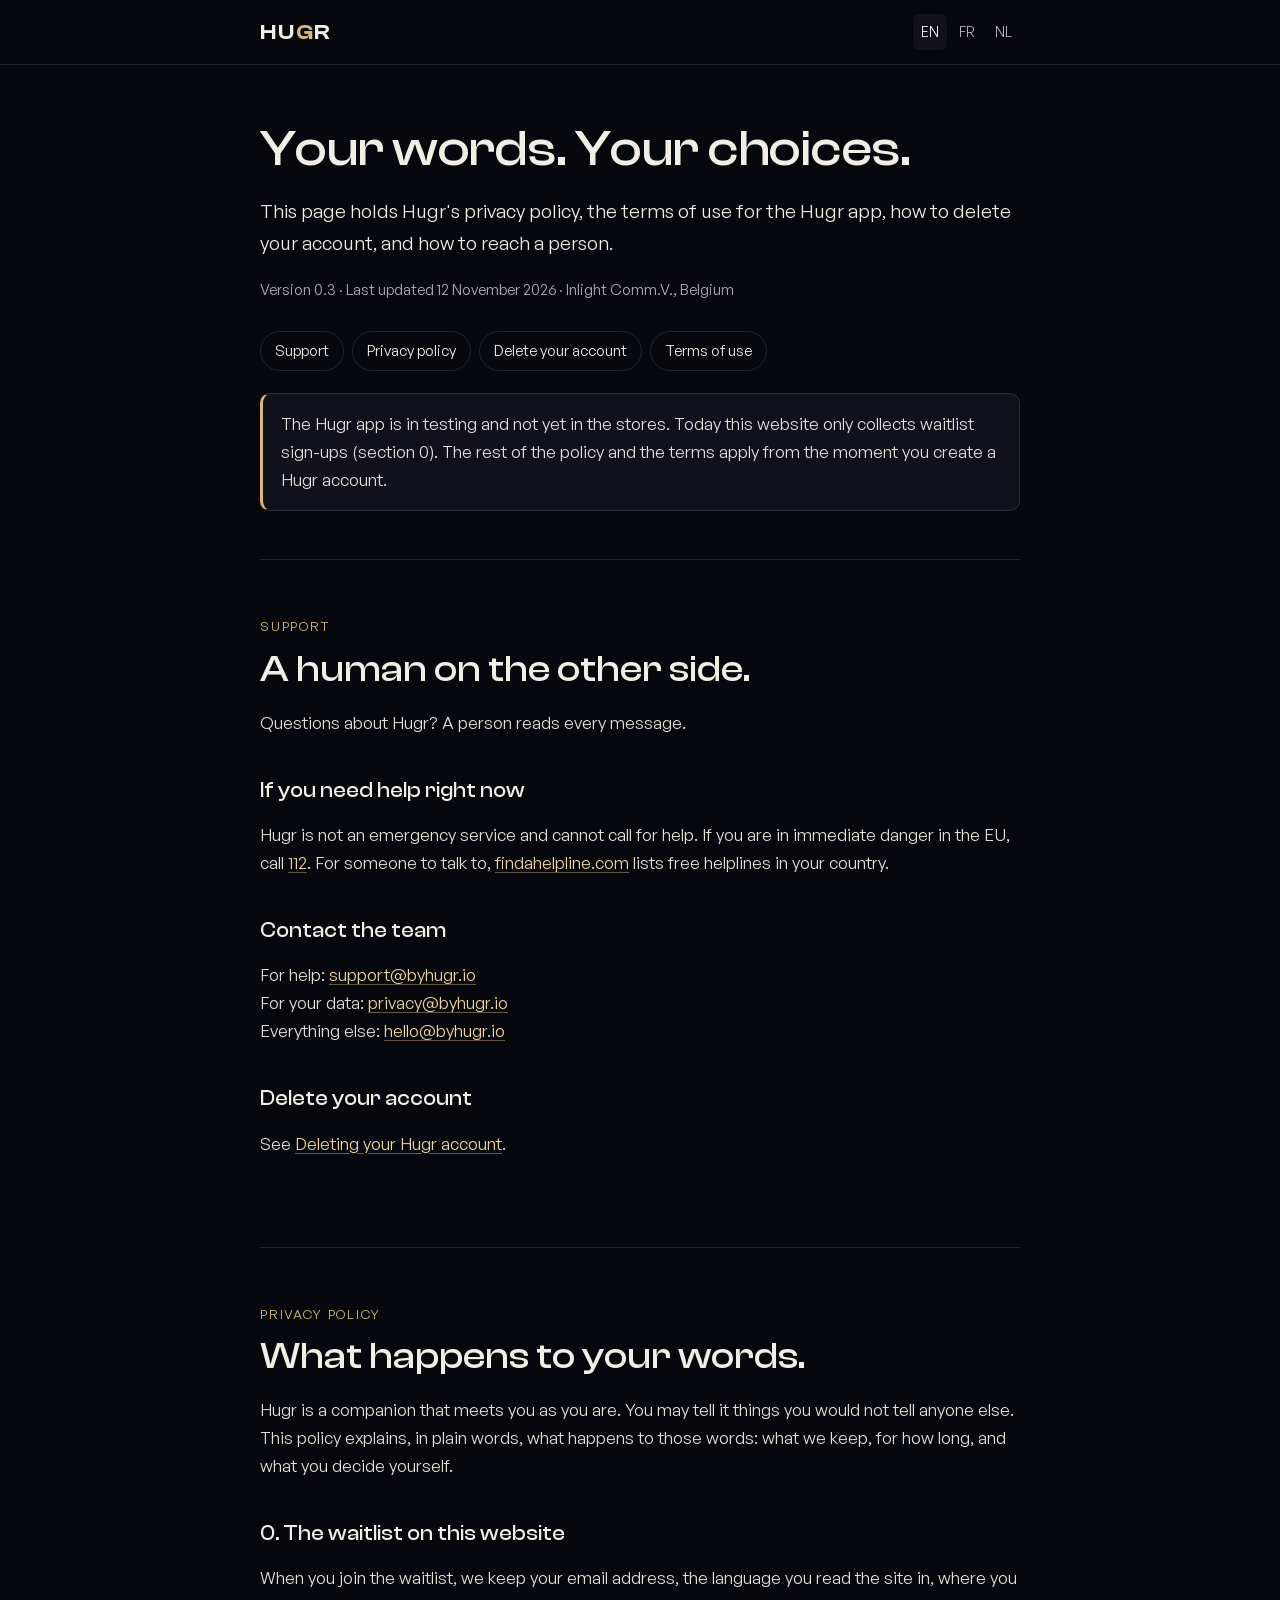
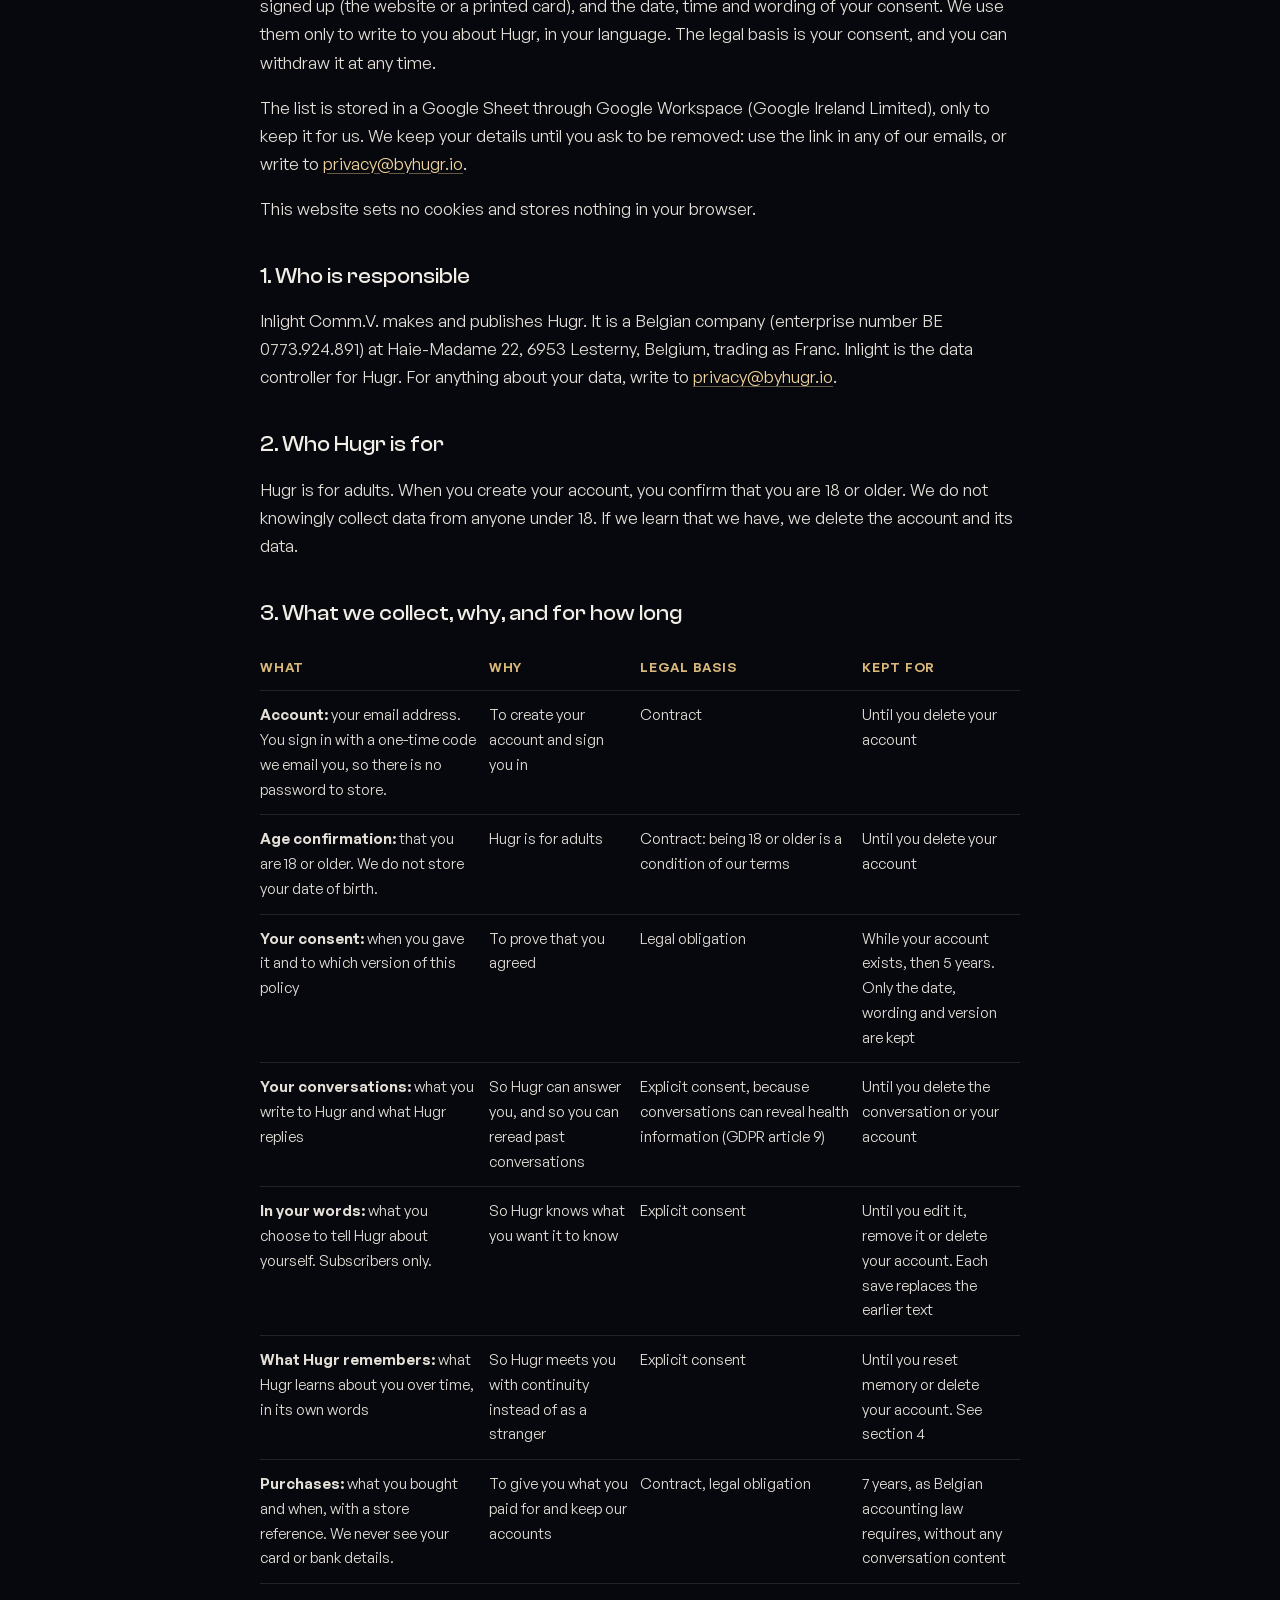
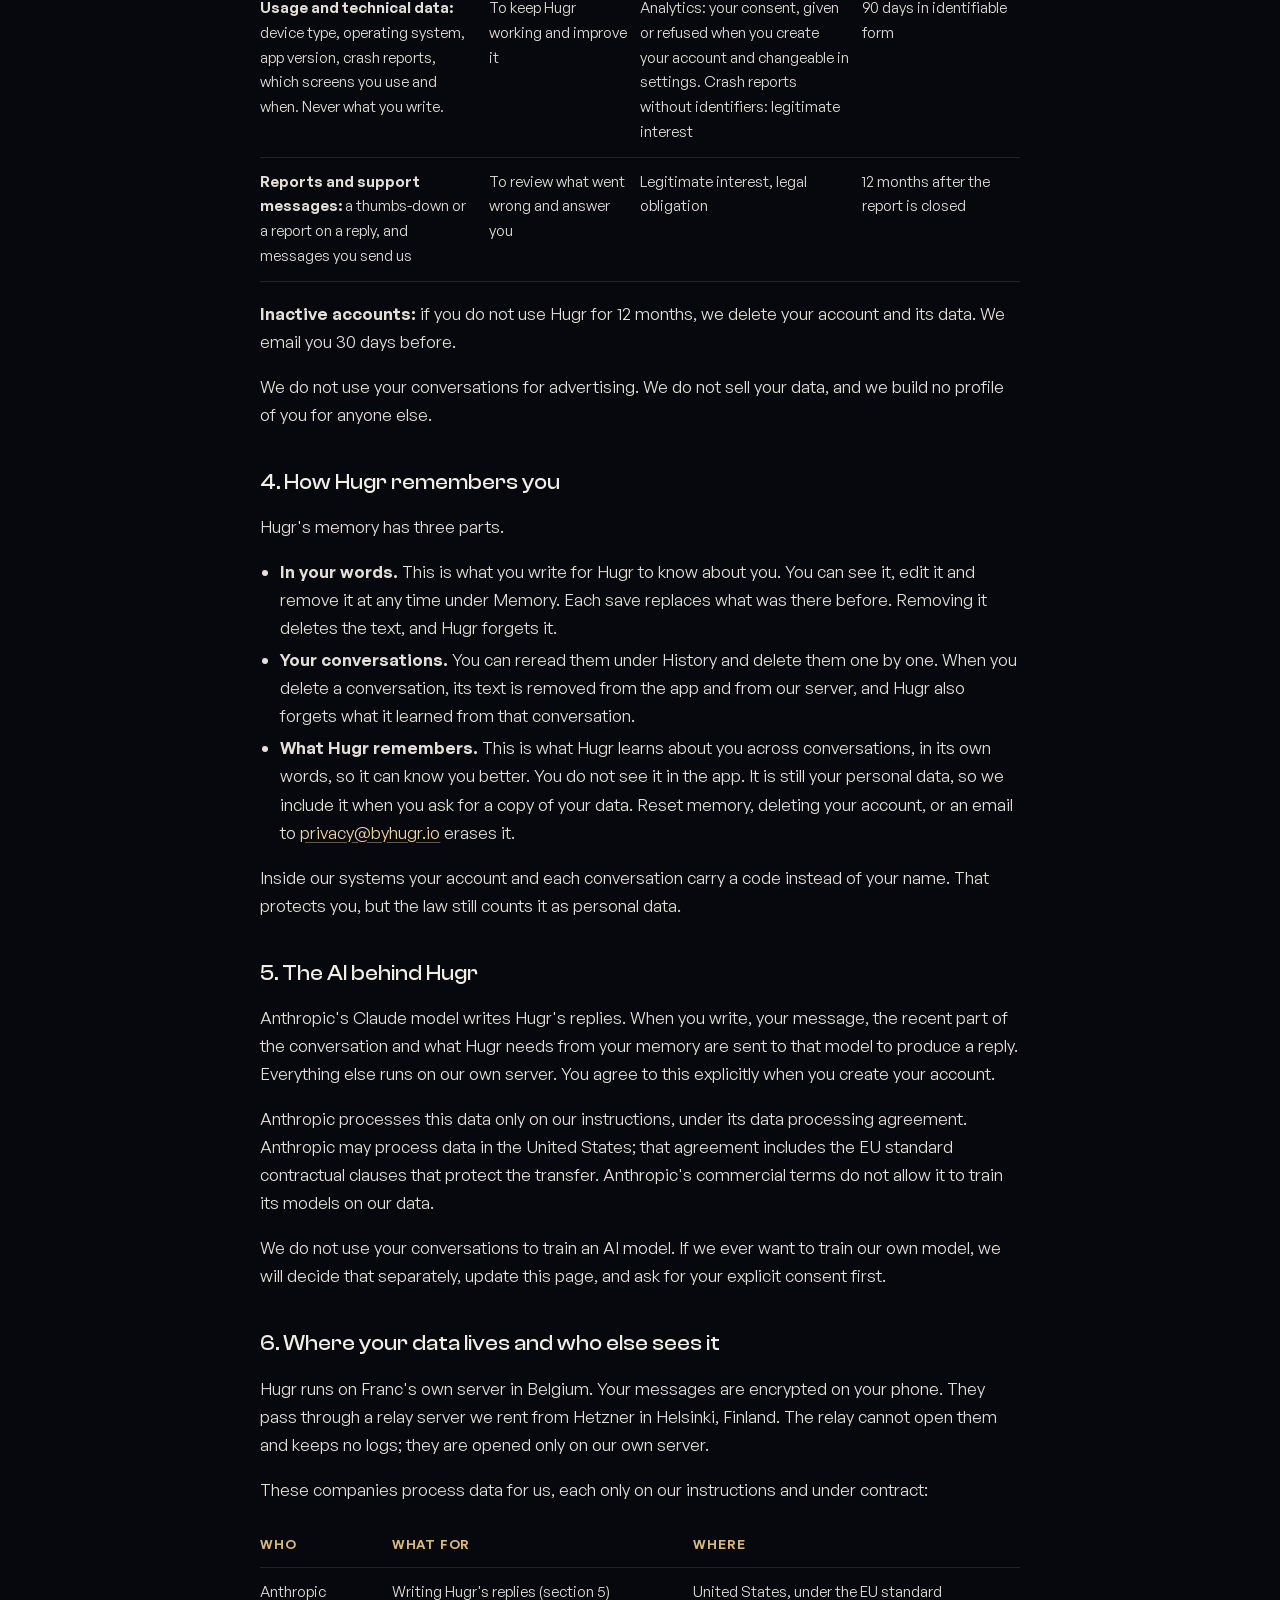
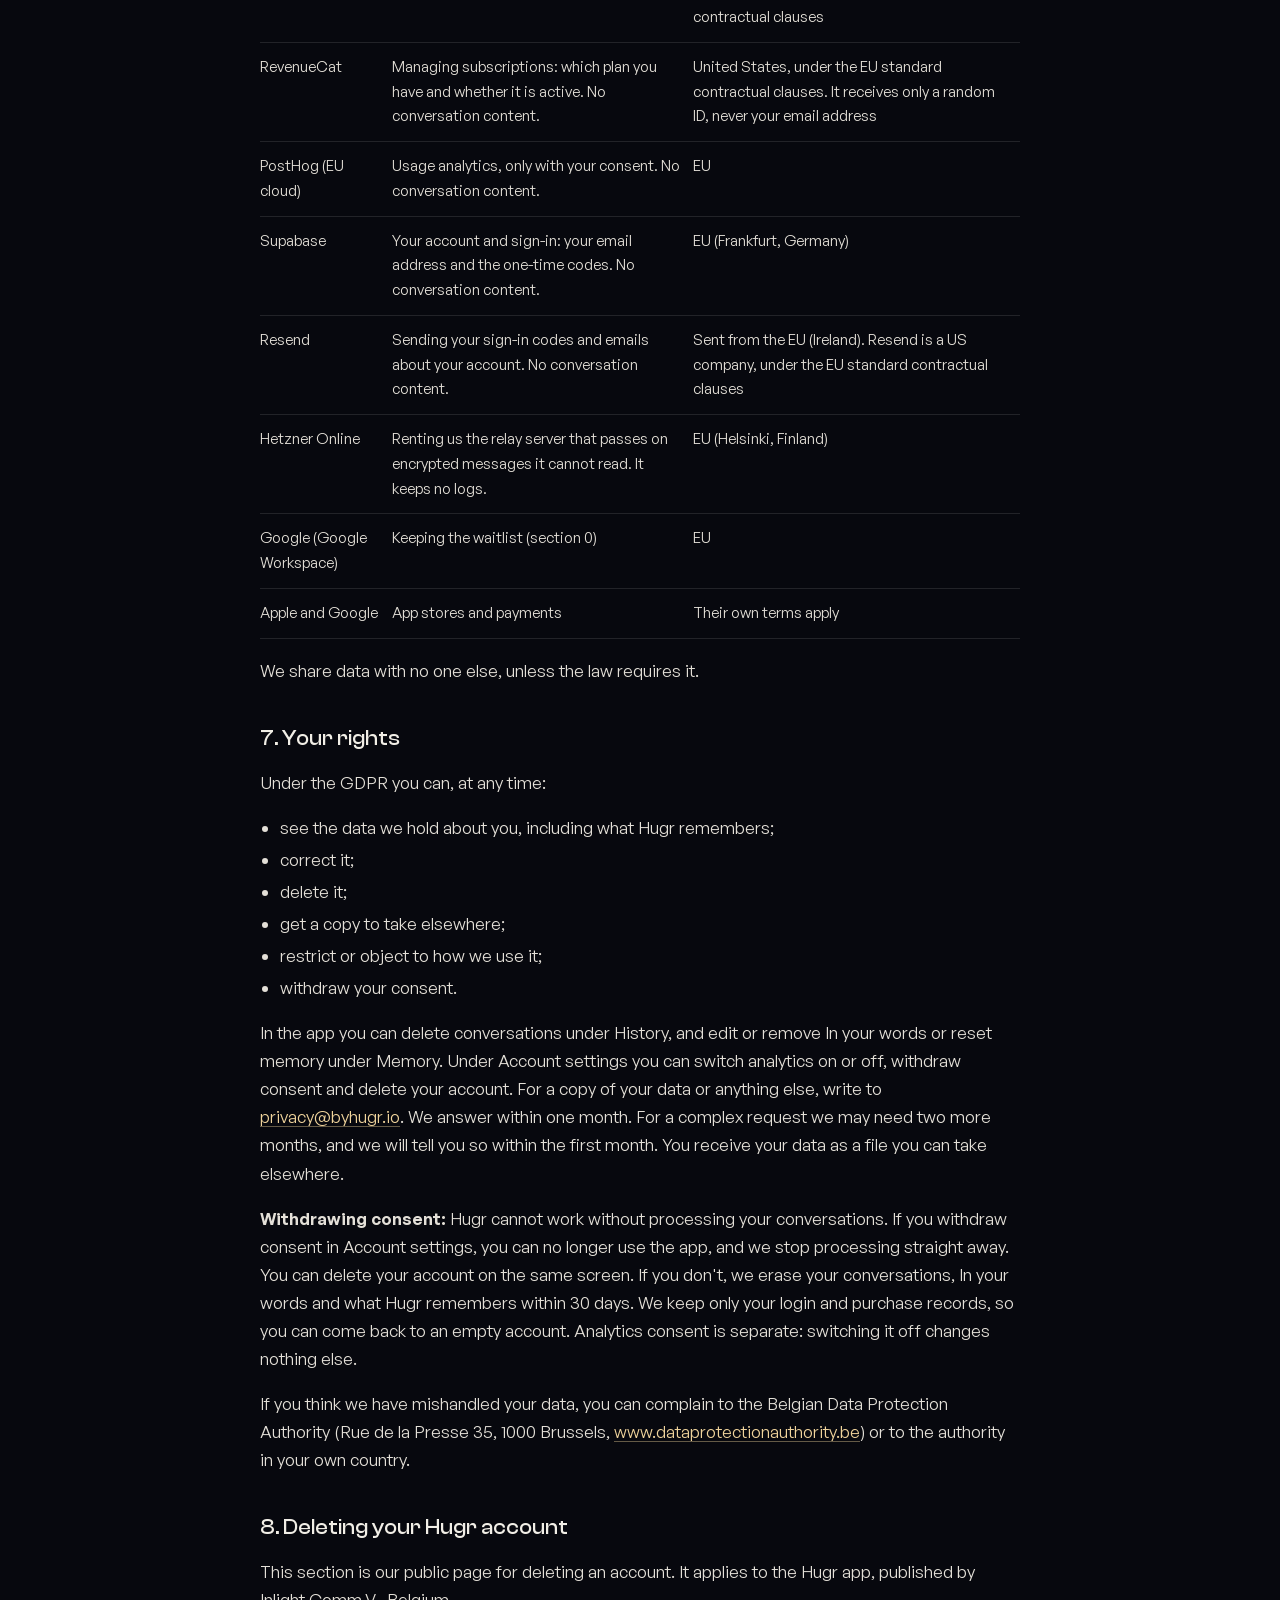
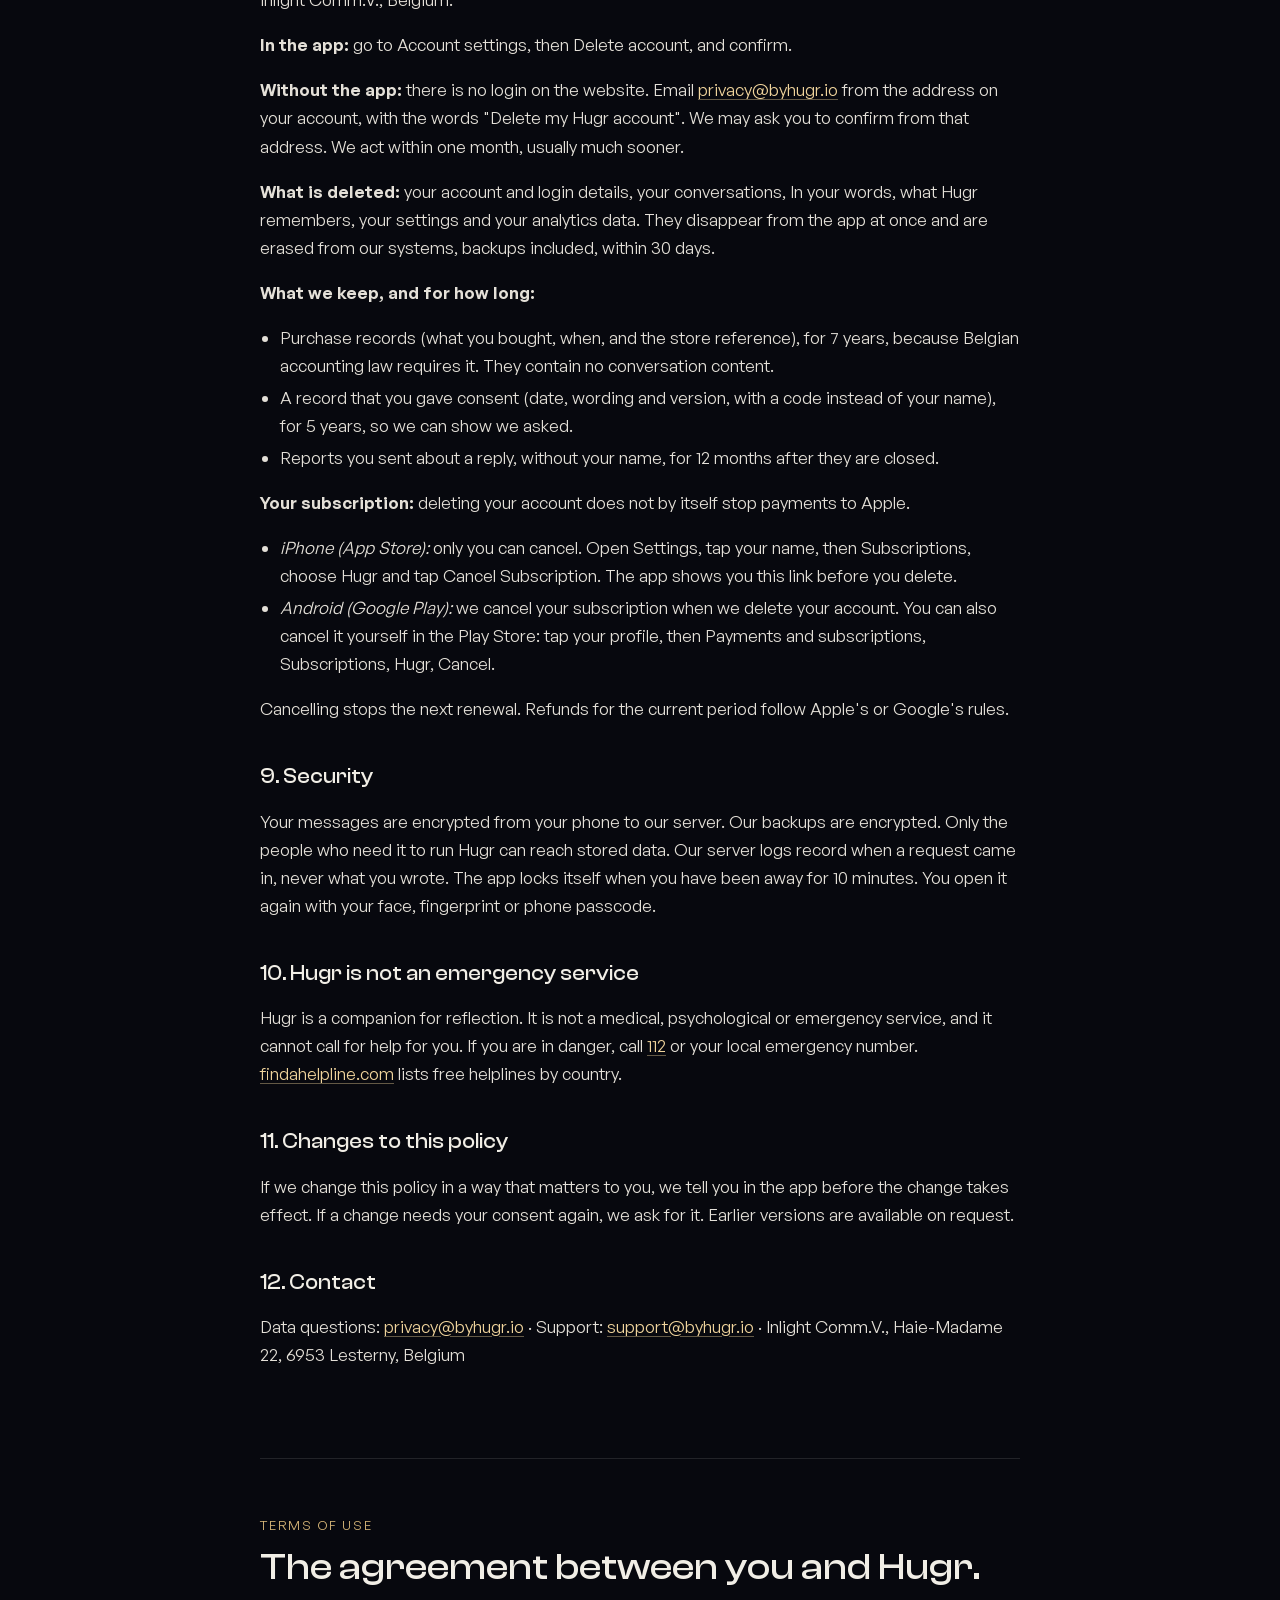
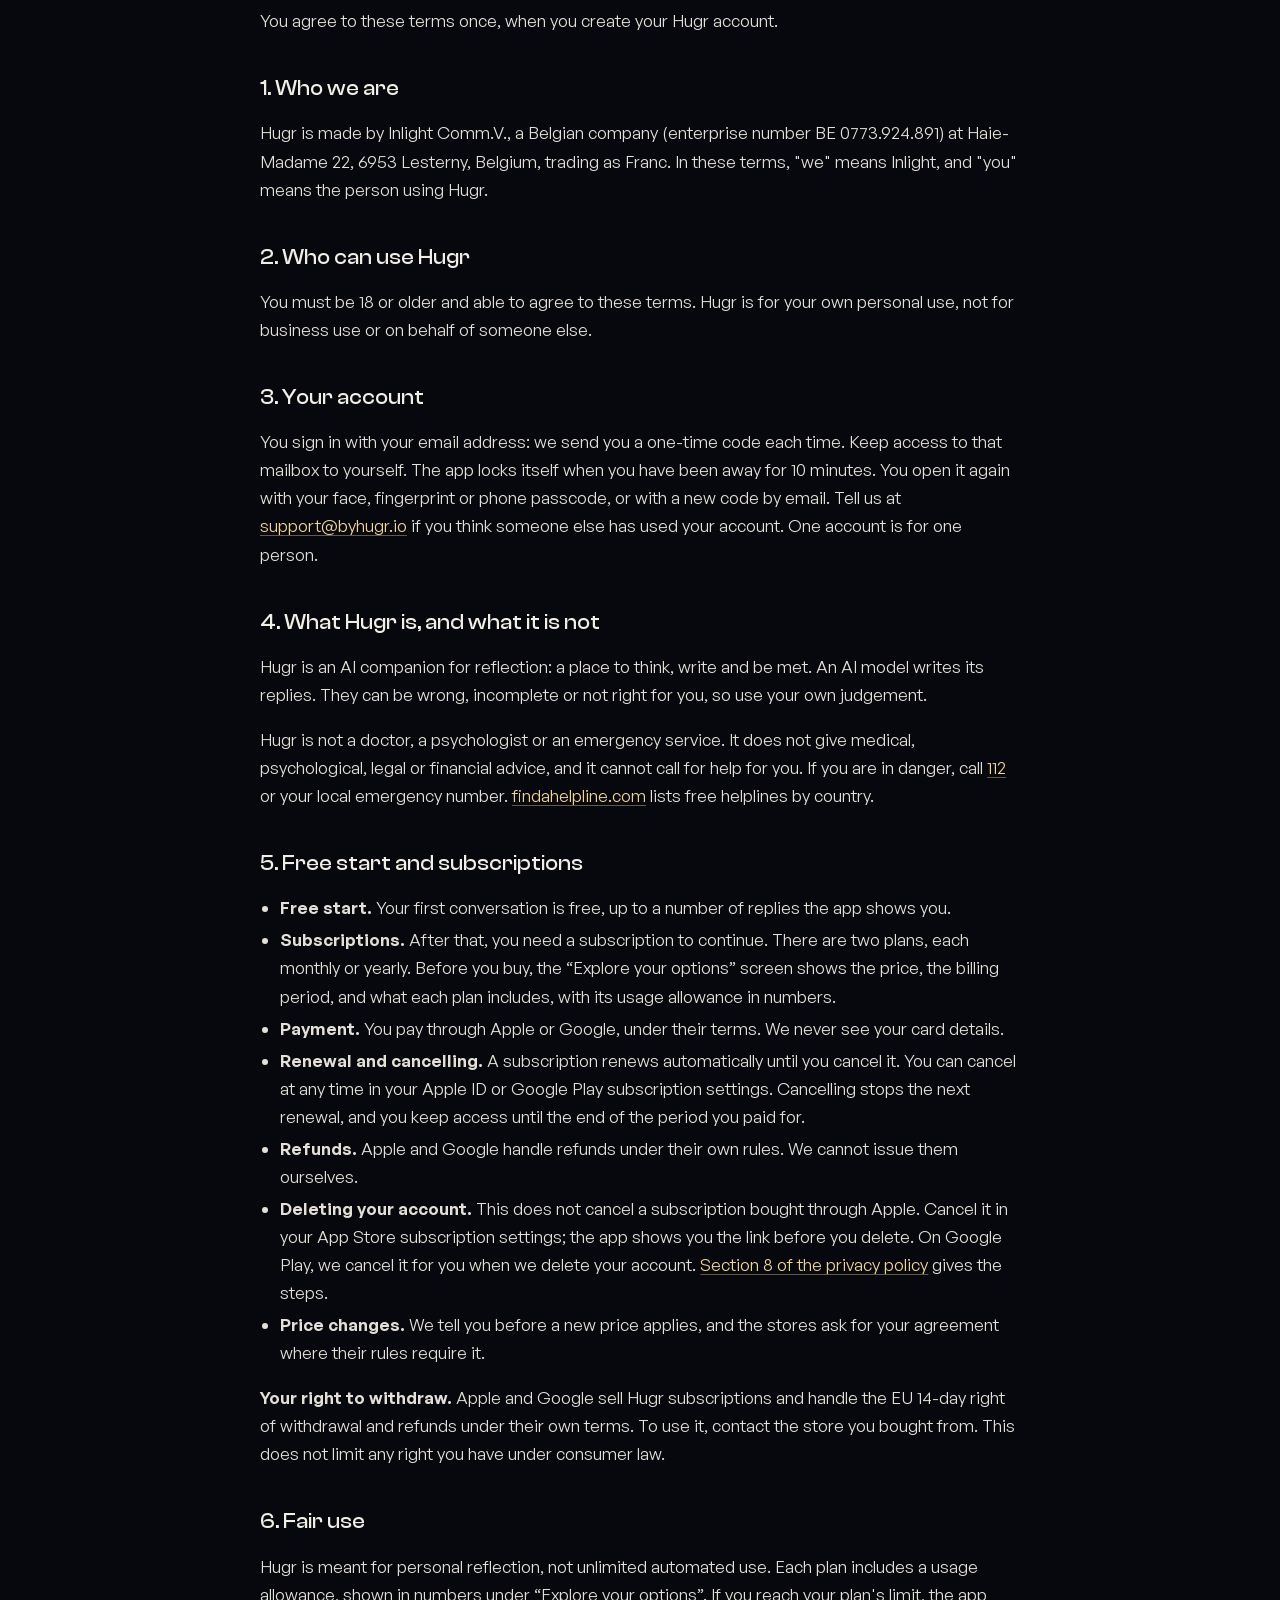
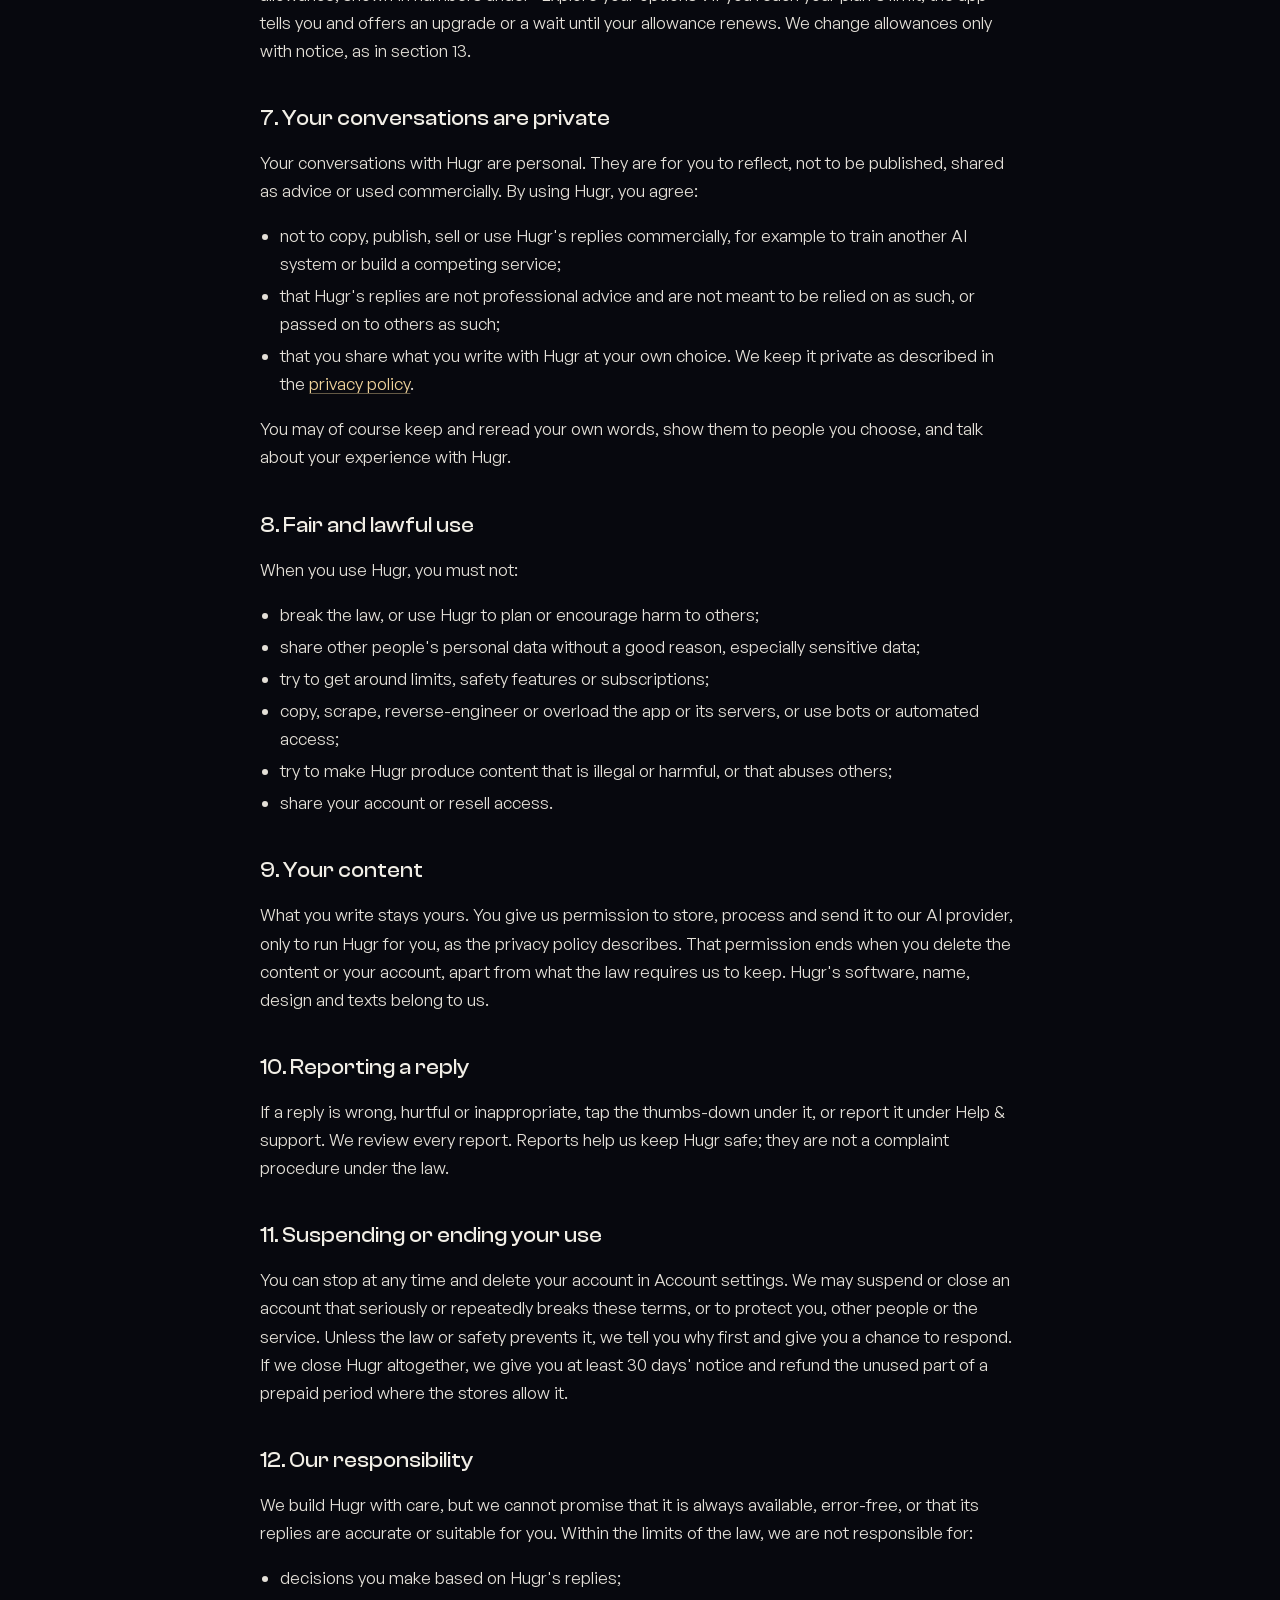
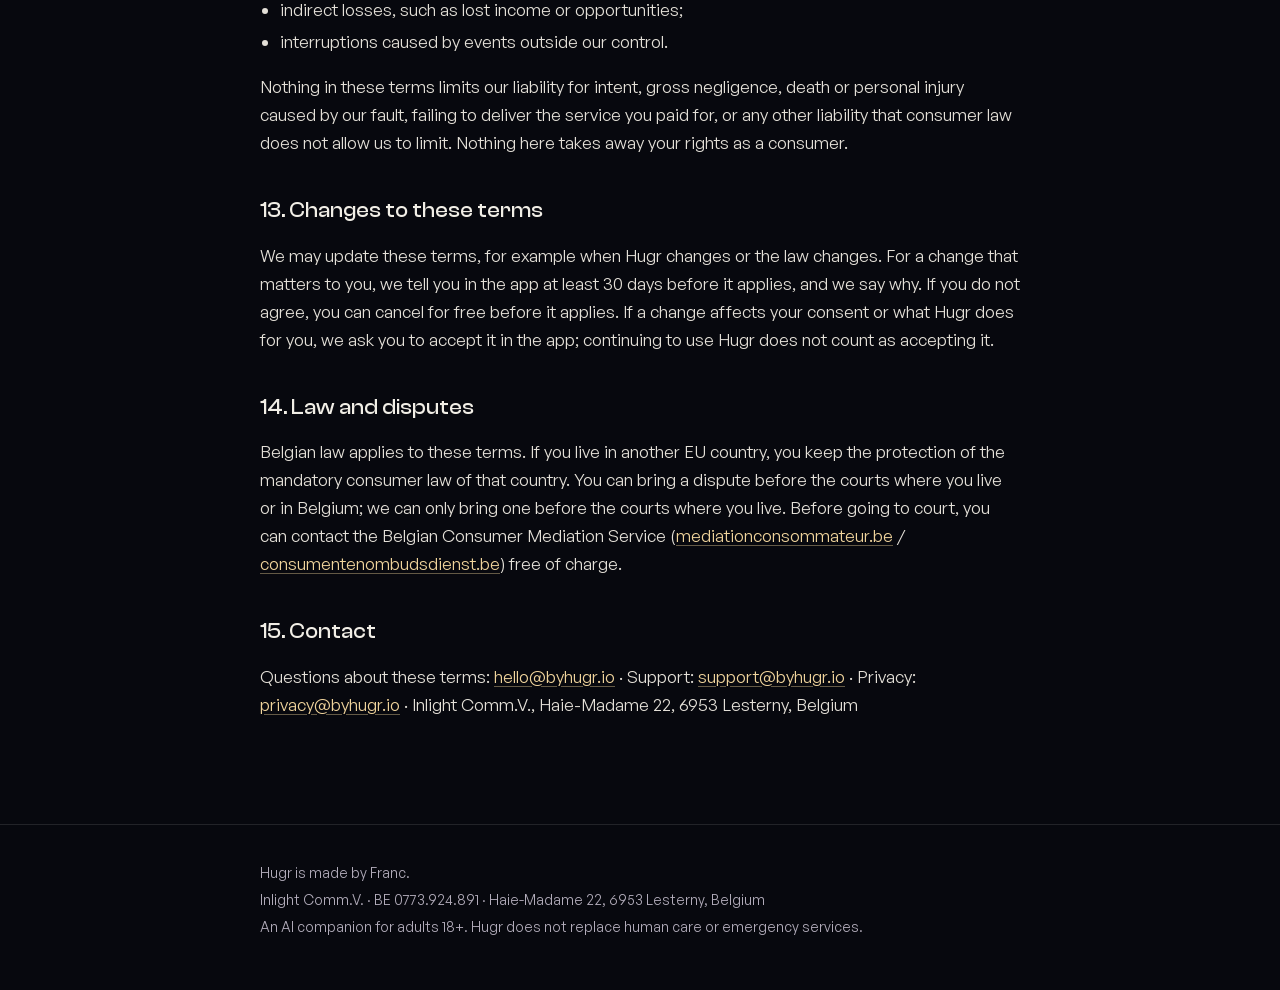
<file: legal.html>
<!DOCTYPE html>
<html lang="en">
<head>
<meta charset="utf-8">
<meta name="viewport" content="width=device-width, initial-scale=1">
<title>Privacy, terms and support · Hugr</title>
<meta name="description" content="How Hugr handles your words, the terms of use for the Hugr app, how to delete your account, and how to reach a human.">
<link rel="canonical" href="https://byhugr.io/legal">
<link rel="alternate" hreflang="en" href="https://byhugr.io/legal">
<link rel="alternate" hreflang="fr" href="https://byhugr.io/fr/legal">
<link rel="alternate" hreflang="nl" href="https://byhugr.io/nl/legal">
<link rel="alternate" hreflang="x-default" href="https://byhugr.io/legal">
<meta name="theme-color" content="#07080e">
<link rel="icon" href="/assets/favicon.svg" type="image/svg+xml">
<link rel="icon" href="/favicon.ico" sizes="16x16 32x32 48x48">
<link rel="icon" type="image/png" sizes="32x32" href="/favicon-32.png">
<link rel="apple-touch-icon" sizes="180x180" href="/apple-touch-icon.png">
<link rel="manifest" href="/site.webmanifest">
<link rel="stylesheet" href="/fonts.css">
<style>
:root{--sans:"General Sans",system-ui,sans-serif;--display:"Clash Display",var(--sans);--space:#07080e;--surface:#10111b;--text:#f1eee6;--muted:#b1abb9;--gold:#d9b879;--gold-bright:#f0d49c;--line:#ffffff1c}
*{box-sizing:border-box}
html{scroll-behavior:smooth;scroll-padding-top:84px}
body{margin:0;background:var(--space);color:var(--text);font:17px/1.65 var(--sans);-webkit-font-smoothing:antialiased}
a{color:var(--gold-bright);text-decoration:underline;text-decoration-color:#f0d49c66;text-underline-offset:3px}
a:hover{text-decoration-color:var(--gold-bright)}
a:focus-visible{outline:2px solid var(--gold-bright);outline-offset:4px}
.wrap{width:min(760px,100% - 32px);margin-inline:auto}
header.top{position:sticky;top:0;z-index:5;background:#07080ee6;backdrop-filter:blur(10px);-webkit-backdrop-filter:blur(10px);border-bottom:1px solid var(--line)}
.bar{display:flex;align-items:center;justify-content:space-between;gap:16px;height:64px}
.wordmark{font:600 22px/1 var(--display);letter-spacing:.08em;color:var(--text);text-decoration:none}
.wordmark span{color:var(--gold)}
.langs{display:flex;gap:4px;font-size:14px}
.langs a{color:var(--muted);text-decoration:none;padding:6px 8px;border-radius:6px}
.langs a[aria-current]{color:var(--text);background:var(--surface)}
nav.toc{display:flex;flex-wrap:wrap;gap:8px;margin:28px 0 8px}
nav.toc a{font-size:15px;color:var(--text);text-decoration:none;border:1px solid var(--line);border-radius:999px;padding:7px 14px}
nav.toc a:hover{border-color:var(--gold)}
.eyebrow{font-size:13px;letter-spacing:.14em;text-transform:uppercase;color:var(--gold);margin:0 0 10px}
h1{font:500 clamp(34px,7vw,52px)/1.08 var(--display);margin:56px 0 18px;letter-spacing:-.01em}
h2{font:500 clamp(28px,5vw,38px)/1.15 var(--display);margin:0 0 14px}
h3{font:500 21px/1.3 var(--display);margin:40px 0 10px;color:var(--text)}
p,li{color:#e4e0d8}
.muted{color:var(--muted);font-size:15px}
.lede{font-size:19px;color:var(--text)}
section.doc{border-top:1px solid var(--line);padding:56px 0 24px;margin-top:48px}
.note{background:var(--surface);border:1px solid var(--line);border-left:3px solid var(--gold);border-radius:10px;padding:16px 18px;margin:22px 0}
.note p{margin:0}
.table{overflow-x:auto;margin:18px 0}
table{border-collapse:collapse;width:100%;font-size:15px;min-width:560px}
th,td{text-align:left;vertical-align:top;padding:12px 12px 12px 0;border-bottom:1px solid var(--line)}
th{font-weight:600;color:var(--gold);font-size:13px;letter-spacing:.06em;text-transform:uppercase}
td{color:#e4e0d8}
ul{padding-left:1.2em}
li{margin:4px 0}
footer{border-top:1px solid var(--line);margin-top:64px;padding:32px 0 48px;color:var(--muted);font-size:14px}
footer p{color:var(--muted);margin:4px 0}
@media (max-width:560px){body{font-size:16px}.bar{height:58px}h1{margin-top:40px}}
</style>
  <script src="/posthog.js"></script>
</head>
<body>
<header class="top">
  <div class="wrap bar">
    <a class="wordmark" href="/" aria-label="Hugr, home">HU<span>G</span>R</a>
    <nav class="langs" aria-label="Language">
      <a href="/legal" hreflang="en" lang="en" aria-current="page">EN</a>
      <a href="/fr/legal" hreflang="fr" lang="fr">FR</a>
      <a href="/nl/legal" hreflang="nl" lang="nl">NL</a>
    </nav>
  </div>
</header>

<main class="wrap">
  <h1>Your words. Your choices.</h1>
  <p class="lede">This page holds Hugr's privacy policy, the terms of use for the Hugr app, how to delete your account, and how to reach a person.</p>
  <p class="muted">Version 0.3 · Last updated 12 November 2026 · Inlight Comm.V., Belgium</p>
  <nav class="toc" aria-label="On this page">
    <a href="#support">Support</a>
    <a href="#privacy">Privacy policy</a>
    <a href="#delete-account">Delete your account</a>
    <a href="#terms">Terms of use</a>
  </nav>
  <div class="note"><p>The Hugr app is in testing and not yet in the stores. Today this website only collects waitlist sign-ups (section 0). The rest of the policy and the terms apply from the moment you create a Hugr account.</p></div>

  <!-- ============================== SUPPORT ============================== -->
  <section class="doc" id="support">
    <p class="eyebrow">Support</p>
    <h2>A human on the other side.</h2>
    <p>Questions about Hugr? A person reads every message.</p>
    <h3>If you need help right now</h3>
    <p>Hugr is not an emergency service and cannot call for help. If you are in immediate danger in the EU, call <a href="tel:112">112</a>. For someone to talk to, <a href="https://findahelpline.com" rel="noopener">findahelpline.com</a> lists free helplines in your country.</p>
    <h3>Contact the team</h3>
    <p>For help: <a href="mailto:support@byhugr.io">support@byhugr.io</a><br>For your data: <a href="mailto:privacy@byhugr.io">privacy@byhugr.io</a><br>Everything else: <a href="mailto:hello@byhugr.io">hello@byhugr.io</a></p>
    <h3>Delete your account</h3>
    <p>See <a href="#delete-account">Deleting your Hugr account</a>.</p>
  </section>

  <!-- ============================== PRIVACY ============================== -->
  <section class="doc" id="privacy">
    <p class="eyebrow">Privacy policy</p>
    <h2>What happens to your words.</h2>
    <p>Hugr is a companion that meets you as you are. You may tell it things you would not tell anyone else. This policy explains, in plain words, what happens to those words: what we keep, for how long, and what you decide yourself.</p>

    <h3 id="waitlist">0. The waitlist on this website</h3>
    <p>When you join the waitlist, we keep your email address, the language you read the site in, where you signed up (the website or a printed card), and the date, time and wording of your consent. We use them only to write to you about Hugr, in your language. The legal basis is your consent, and you can withdraw it at any time.</p>
    <p>The list is stored in a Google Sheet through Google Workspace (Google Ireland Limited), only to keep it for us. We keep your details until you ask to be removed: use the link in any of our emails, or write to <a href="mailto:privacy@byhugr.io">privacy@byhugr.io</a>.</p>
    <p>This website sets no cookies and stores nothing in your browser.</p>

    <h3>1. Who is responsible</h3>
    <p>Inlight Comm.V. makes and publishes Hugr. It is a Belgian company (enterprise number BE 0773.924.891) at Haie-Madame 22, 6953 Lesterny, Belgium, trading as Franc. Inlight is the data controller for Hugr. For anything about your data, write to <a href="mailto:privacy@byhugr.io">privacy@byhugr.io</a>.</p>

    <h3>2. Who Hugr is for</h3>
    <p>Hugr is for adults. When you create your account, you confirm that you are 18 or older. We do not knowingly collect data from anyone under 18. If we learn that we have, we delete the account and its data.</p>

    <h3>3. What we collect, why, and for how long</h3>
    <div class="table"><table>
      <thead><tr><th>What</th><th>Why</th><th>Legal basis</th><th>Kept for</th></tr></thead>
      <tbody>
        <tr><td><strong>Account:</strong> your email address. You sign in with a one-time code we email you, so there is no password to store.</td><td>To create your account and sign you in</td><td>Contract</td><td>Until you delete your account</td></tr>
        <tr><td><strong>Age confirmation:</strong> that you are 18 or older. We do not store your date of birth.</td><td>Hugr is for adults</td><td>Contract: being 18 or older is a condition of our terms</td><td>Until you delete your account</td></tr>
        <tr><td><strong>Your consent:</strong> when you gave it and to which version of this policy</td><td>To prove that you agreed</td><td>Legal obligation</td><td>While your account exists, then 5 years. Only the date, wording and version are kept</td></tr>
        <tr><td><strong>Your conversations:</strong> what you write to Hugr and what Hugr replies</td><td>So Hugr can answer you, and so you can reread past conversations</td><td>Explicit consent, because conversations can reveal health information (GDPR article 9)</td><td>Until you delete the conversation or your account</td></tr>
        <tr><td><strong>In your words:</strong> what you choose to tell Hugr about yourself. Subscribers only.</td><td>So Hugr knows what you want it to know</td><td>Explicit consent</td><td>Until you edit it, remove it or delete your account. Each save replaces the earlier text</td></tr>
        <tr><td><strong>What Hugr remembers:</strong> what Hugr learns about you over time, in its own words</td><td>So Hugr meets you with continuity instead of as a stranger</td><td>Explicit consent</td><td>Until you reset memory or delete your account. See section 4</td></tr>
        <tr><td><strong>Purchases:</strong> what you bought and when, with a store reference. We never see your card or bank details.</td><td>To give you what you paid for and keep our accounts</td><td>Contract, legal obligation</td><td>7 years, as Belgian accounting law requires, without any conversation content</td></tr>
        <tr><td><strong>Usage and technical data:</strong> device type, operating system, app version, crash reports, which screens you use and when. Never what you write.</td><td>To keep Hugr working and improve it</td><td>Analytics: your consent, given or refused when you create your account and changeable in settings. Crash reports without identifiers: legitimate interest</td><td>90 days in identifiable form</td></tr>
        <tr><td><strong>Reports and support messages:</strong> a thumbs-down or a report on a reply, and messages you send us</td><td>To review what went wrong and answer you</td><td>Legitimate interest, legal obligation</td><td>12 months after the report is closed</td></tr>
      </tbody>
    </table></div>
    <p><strong>Inactive accounts:</strong> if you do not use Hugr for 12 months, we delete your account and its data. We email you 30 days before.</p>
    <p>We do not use your conversations for advertising. We do not sell your data, and we build no profile of you for anyone else.</p>

    <h3>4. How Hugr remembers you</h3>
    <p>Hugr's memory has three parts.</p>
    <ul>
      <li><strong>In your words.</strong> This is what you write for Hugr to know about you. You can see it, edit it and remove it at any time under Memory. Each save replaces what was there before. Removing it deletes the text, and Hugr forgets it.</li>
      <li><strong>Your conversations.</strong> You can reread them under History and delete them one by one. When you delete a conversation, its text is removed from the app and from our server, and Hugr also forgets what it learned from that conversation.</li>
      <li><strong>What Hugr remembers.</strong> This is what Hugr learns about you across conversations, in its own words, so it can know you better. You do not see it in the app. It is still your personal data, so we include it when you ask for a copy of your data. Reset memory, deleting your account, or an email to <a href="mailto:privacy@byhugr.io">privacy@byhugr.io</a> erases it.</li>
    </ul>
    <p>Inside our systems your account and each conversation carry a code instead of your name. That protects you, but the law still counts it as personal data.</p>

    <h3>5. The AI behind Hugr</h3>
    <p>Anthropic's Claude model writes Hugr's replies. When you write, your message, the recent part of the conversation and what Hugr needs from your memory are sent to that model to produce a reply. Everything else runs on our own server. You agree to this explicitly when you create your account.</p>
    <p>Anthropic processes this data only on our instructions, under its data processing agreement. Anthropic may process data in the United States; that agreement includes the EU standard contractual clauses that protect the transfer. Anthropic's commercial terms do not allow it to train its models on our data.</p>
    <p>We do not use your conversations to train an AI model. If we ever want to train our own model, we will decide that separately, update this page, and ask for your explicit consent first.</p>

    <h3>6. Where your data lives and who else sees it</h3>
    <p>Hugr runs on Franc's own server in Belgium. Your messages are encrypted on your phone. They pass through a relay server we rent from Hetzner in Helsinki, Finland. The relay cannot open them and keeps no logs; they are opened only on our own server.</p>
    <p>These companies process data for us, each only on our instructions and under contract:</p>
    <div class="table"><table>
      <thead><tr><th>Who</th><th>What for</th><th>Where</th></tr></thead>
      <tbody>
        <tr><td>Anthropic</td><td>Writing Hugr's replies (section 5)</td><td>United States, under the EU standard contractual clauses</td></tr>
        <tr><td>RevenueCat</td><td>Managing subscriptions: which plan you have and whether it is active. No conversation content.</td><td>United States, under the EU standard contractual clauses. It receives only a random ID, never your email address</td></tr>
        <tr><td>PostHog (EU cloud)</td><td>Usage analytics, only with your consent. No conversation content.</td><td>EU</td></tr>
        <tr><td>Supabase</td><td>Your account and sign-in: your email address and the one-time codes. No conversation content.</td><td>EU (Frankfurt, Germany)</td></tr>
        <tr><td>Resend</td><td>Sending your sign-in codes and emails about your account. No conversation content.</td><td>Sent from the EU (Ireland). Resend is a US company, under the EU standard contractual clauses</td></tr>
        <tr><td>Hetzner Online</td><td>Renting us the relay server that passes on encrypted messages it cannot read. It keeps no logs.</td><td>EU (Helsinki, Finland)</td></tr>
        <tr><td>Google (Google Workspace)</td><td>Keeping the waitlist (section 0)</td><td>EU</td></tr>
        <tr><td>Apple and Google</td><td>App stores and payments</td><td>Their own terms apply</td></tr>
      </tbody>
    </table></div>
    <p>We share data with no one else, unless the law requires it.</p>

    <h3>7. Your rights</h3>
    <p>Under the GDPR you can, at any time:</p>
    <ul>
      <li>see the data we hold about you, including what Hugr remembers;</li>
      <li>correct it;</li>
      <li>delete it;</li>
      <li>get a copy to take elsewhere;</li>
      <li>restrict or object to how we use it;</li>
      <li>withdraw your consent.</li>
    </ul>
    <p>In the app you can delete conversations under History, and edit or remove In your words or reset memory under Memory. Under Account settings you can switch analytics on or off, withdraw consent and delete your account. For a copy of your data or anything else, write to <a href="mailto:privacy@byhugr.io">privacy@byhugr.io</a>. We answer within one month. For a complex request we may need two more months, and we will tell you so within the first month. You receive your data as a file you can take elsewhere.</p>
    <p><strong>Withdrawing consent:</strong> Hugr cannot work without processing your conversations. If you withdraw consent in Account settings, you can no longer use the app, and we stop processing straight away. You can delete your account on the same screen. If you don't, we erase your conversations, In your words and what Hugr remembers within 30 days. We keep only your login and purchase records, so you can come back to an empty account. Analytics consent is separate: switching it off changes nothing else.</p>
    <p>If you think we have mishandled your data, you can complain to the Belgian Data Protection Authority (Rue de la Presse 35, 1000 Brussels, <a href="https://www.dataprotectionauthority.be" rel="noopener">www.dataprotectionauthority.be</a>) or to the authority in your own country.</p>

    <h3 id="delete-account">8. Deleting your Hugr account</h3>
    <p>This section is our public page for deleting an account. It applies to the Hugr app, published by Inlight Comm.V., Belgium.</p>
    <p><strong>In the app:</strong> go to Account settings, then Delete account, and confirm.</p>
    <p><strong>Without the app:</strong> there is no login on the website. Email <a href="mailto:privacy@byhugr.io?subject=Delete%20my%20hugr%20account">privacy@byhugr.io</a> from the address on your account, with the words "Delete my Hugr account". We may ask you to confirm from that address. We act within one month, usually much sooner.</p>
    <p><strong>What is deleted:</strong> your account and login details, your conversations, In your words, what Hugr remembers, your settings and your analytics data. They disappear from the app at once and are erased from our systems, backups included, within 30 days.</p>
    <p><strong>What we keep, and for how long:</strong></p>
    <ul>
      <li>Purchase records (what you bought, when, and the store reference), for 7 years, because Belgian accounting law requires it. They contain no conversation content.</li>
      <li>A record that you gave consent (date, wording and version, with a code instead of your name), for 5 years, so we can show we asked.</li>
      <li>Reports you sent about a reply, without your name, for 12 months after they are closed.</li>
    </ul>
    <p><strong>Your subscription:</strong> deleting your account does not by itself stop payments to Apple.</p>
    <ul>
      <li><em>iPhone (App Store):</em> only you can cancel. Open Settings, tap your name, then Subscriptions, choose Hugr and tap Cancel Subscription. The app shows you this link before you delete.</li>
      <li><em>Android (Google Play):</em> we cancel your subscription when we delete your account. You can also cancel it yourself in the Play Store: tap your profile, then Payments and subscriptions, Subscriptions, Hugr, Cancel.</li>
    </ul>
    <p>Cancelling stops the next renewal. Refunds for the current period follow Apple's or Google's rules.</p>

    <h3>9. Security</h3>
    <p>Your messages are encrypted from your phone to our server. Our backups are encrypted. Only the people who need it to run Hugr can reach stored data. Our server logs record when a request came in, never what you wrote. The app locks itself when you have been away for 10 minutes. You open it again with your face, fingerprint or phone passcode.</p>

    <h3>10. Hugr is not an emergency service</h3>
    <p>Hugr is a companion for reflection. It is not a medical, psychological or emergency service, and it cannot call for help for you. If you are in danger, call <a href="tel:112">112</a> or your local emergency number. <a href="https://findahelpline.com" rel="noopener">findahelpline.com</a> lists free helplines by country.</p>

    <h3>11. Changes to this policy</h3>
    <p>If we change this policy in a way that matters to you, we tell you in the app before the change takes effect. If a change needs your consent again, we ask for it. Earlier versions are available on request.</p>

    <h3>12. Contact</h3>
    <p>Data questions: <a href="mailto:privacy@byhugr.io">privacy@byhugr.io</a> · Support: <a href="mailto:support@byhugr.io">support@byhugr.io</a> · Inlight Comm.V., Haie-Madame 22, 6953 Lesterny, Belgium</p>
  </section>

  <!-- ============================== TERMS ============================== -->
  <section class="doc" id="terms">
    <p class="eyebrow">Terms of use</p>
    <h2>The agreement between you and Hugr.</h2>
    <p>You agree to these terms once, when you create your Hugr account.</p>

    <h3>1. Who we are</h3>
    <p>Hugr is made by Inlight Comm.V., a Belgian company (enterprise number BE 0773.924.891) at Haie-Madame 22, 6953 Lesterny, Belgium, trading as Franc. In these terms, "we" means Inlight, and "you" means the person using Hugr.</p>

    <h3>2. Who can use Hugr</h3>
    <p>You must be 18 or older and able to agree to these terms. Hugr is for your own personal use, not for business use or on behalf of someone else.</p>

    <h3>3. Your account</h3>
    <p>You sign in with your email address: we send you a one-time code each time. Keep access to that mailbox to yourself. The app locks itself when you have been away for 10 minutes. You open it again with your face, fingerprint or phone passcode, or with a new code by email. Tell us at <a href="mailto:support@byhugr.io">support@byhugr.io</a> if you think someone else has used your account. One account is for one person.</p>

    <h3>4. What Hugr is, and what it is not</h3>
    <p>Hugr is an AI companion for reflection: a place to think, write and be met. An AI model writes its replies. They can be wrong, incomplete or not right for you, so use your own judgement.</p>
    <p>Hugr is not a doctor, a psychologist or an emergency service. It does not give medical, psychological, legal or financial advice, and it cannot call for help for you. If you are in danger, call <a href="tel:112">112</a> or your local emergency number. <a href="https://findahelpline.com" rel="noopener">findahelpline.com</a> lists free helplines by country.</p>

    <h3>5. Free start and subscriptions</h3>
    <ul>
      <li><strong>Free start.</strong> Your first conversation is free, up to a number of replies the app shows you.</li>
      <li><strong>Subscriptions.</strong> After that, you need a subscription to continue. There are two plans, each monthly or yearly. Before you buy, the “Explore your options” screen shows the price, the billing period, and what each plan includes, with its usage allowance in numbers.</li>
      <li><strong>Payment.</strong> You pay through Apple or Google, under their terms. We never see your card details.</li>
      <li><strong>Renewal and cancelling.</strong> A subscription renews automatically until you cancel it. You can cancel at any time in your Apple ID or Google Play subscription settings. Cancelling stops the next renewal, and you keep access until the end of the period you paid for.</li>
      <li><strong>Refunds.</strong> Apple and Google handle refunds under their own rules. We cannot issue them ourselves.</li>
      <li><strong>Deleting your account.</strong> This does not cancel a subscription bought through Apple. Cancel it in your App Store subscription settings; the app shows you the link before you delete. On Google Play, we cancel it for you when we delete your account. <a href="#delete-account">Section 8 of the privacy policy</a> gives the steps.</li>
      <li><strong>Price changes.</strong> We tell you before a new price applies, and the stores ask for your agreement where their rules require it.</li>
    </ul>
    <p><strong>Your right to withdraw.</strong> Apple and Google sell Hugr subscriptions and handle the EU 14-day right of withdrawal and refunds under their own terms. To use it, contact the store you bought from. This does not limit any right you have under consumer law.</p>

    <h3>6. Fair use</h3>
    <p>Hugr is meant for personal reflection, not unlimited automated use. Each plan includes a usage allowance, shown in numbers under “Explore your options”. If you reach your plan's limit, the app tells you and offers an upgrade or a wait until your allowance renews. We change allowances only with notice, as in section 13.</p>

    <h3>7. Your conversations are private</h3>
    <p>Your conversations with Hugr are personal. They are for you to reflect, not to be published, shared as advice or used commercially. By using Hugr, you agree:</p>
    <ul>
      <li>not to copy, publish, sell or use Hugr's replies commercially, for example to train another AI system or build a competing service;</li>
      <li>that Hugr's replies are not professional advice and are not meant to be relied on as such, or passed on to others as such;</li>
      <li>that you share what you write with Hugr at your own choice. We keep it private as described in the <a href="#privacy">privacy policy</a>.</li>
    </ul>
    <p>You may of course keep and reread your own words, show them to people you choose, and talk about your experience with Hugr.</p>

    <h3>8. Fair and lawful use</h3>
    <p>When you use Hugr, you must not:</p>
    <ul>
      <li>break the law, or use Hugr to plan or encourage harm to others;</li>
      <li>share other people's personal data without a good reason, especially sensitive data;</li>
      <li>try to get around limits, safety features or subscriptions;</li>
      <li>copy, scrape, reverse-engineer or overload the app or its servers, or use bots or automated access;</li>
      <li>try to make Hugr produce content that is illegal or harmful, or that abuses others;</li>
      <li>share your account or resell access.</li>
    </ul>

    <h3>9. Your content</h3>
    <p>What you write stays yours. You give us permission to store, process and send it to our AI provider, only to run Hugr for you, as the privacy policy describes. That permission ends when you delete the content or your account, apart from what the law requires us to keep. Hugr's software, name, design and texts belong to us.</p>

    <h3>10. Reporting a reply</h3>
    <p>If a reply is wrong, hurtful or inappropriate, tap the thumbs-down under it, or report it under Help &amp; support. We review every report. Reports help us keep Hugr safe; they are not a complaint procedure under the law.</p>

    <h3>11. Suspending or ending your use</h3>
    <p>You can stop at any time and delete your account in Account settings. We may suspend or close an account that seriously or repeatedly breaks these terms, or to protect you, other people or the service. Unless the law or safety prevents it, we tell you why first and give you a chance to respond. If we close Hugr altogether, we give you at least 30 days' notice and refund the unused part of a prepaid period where the stores allow it.</p>

    <h3>12. Our responsibility</h3>
    <p>We build Hugr with care, but we cannot promise that it is always available, error-free, or that its replies are accurate or suitable for you. Within the limits of the law, we are not responsible for:</p>
    <ul>
      <li>decisions you make based on Hugr's replies;</li>
      <li>indirect losses, such as lost income or opportunities;</li>
      <li>interruptions caused by events outside our control.</li>
    </ul>
    <p>Nothing in these terms limits our liability for intent, gross negligence, death or personal injury caused by our fault, failing to deliver the service you paid for, or any other liability that consumer law does not allow us to limit. Nothing here takes away your rights as a consumer.</p>

    <h3>13. Changes to these terms</h3>
    <p>We may update these terms, for example when Hugr changes or the law changes. For a change that matters to you, we tell you in the app at least 30 days before it applies, and we say why. If you do not agree, you can cancel for free before it applies. If a change affects your consent or what Hugr does for you, we ask you to accept it in the app; continuing to use Hugr does not count as accepting it.</p>

    <h3>14. Law and disputes</h3>
    <p>Belgian law applies to these terms. If you live in another EU country, you keep the protection of the mandatory consumer law of that country. You can bring a dispute before the courts where you live or in Belgium; we can only bring one before the courts where you live. Before going to court, you can contact the Belgian Consumer Mediation Service (<a href="https://mediationconsommateur.be" rel="noopener">mediationconsommateur.be</a> / <a href="https://consumentenombudsdienst.be" rel="noopener">consumentenombudsdienst.be</a>) free of charge.</p>

    <h3>15. Contact</h3>
    <p>Questions about these terms: <a href="mailto:hello@byhugr.io">hello@byhugr.io</a> · Support: <a href="mailto:support@byhugr.io">support@byhugr.io</a> · Privacy: <a href="mailto:privacy@byhugr.io">privacy@byhugr.io</a> · Inlight Comm.V., Haie-Madame 22, 6953 Lesterny, Belgium</p>
  </section>

</main>

<footer>
  <div class="wrap">
    <p>Hugr is made by Franc.</p>
    <p>Inlight Comm.V. · BE 0773.924.891 · Haie-Madame 22, 6953 Lesterny, Belgium</p>
    <p>An AI companion for adults 18+. Hugr does not replace human care or emergency services.</p>
  </div>
</footer>
<script>
/* /terms and /support land on this page; jump to the matching section. */
(function(){var p=location.pathname.replace(/\/+$/,"").split("/").pop();var map={terms:"terms",conditions:"terms",voorwaarden:"terms",support:"support",aide:"support",hulp:"support"};var id=location.hash?decodeURIComponent(location.hash.slice(1)):map[p];if(!id)return;function go(){var el=document.getElementById(id);if(el)el.scrollIntoView();}go();window.addEventListener("load",go);if(document.fonts&&document.fonts.ready)document.fonts.ready.then(go);})();
</script>
</body>
</html>
</file>
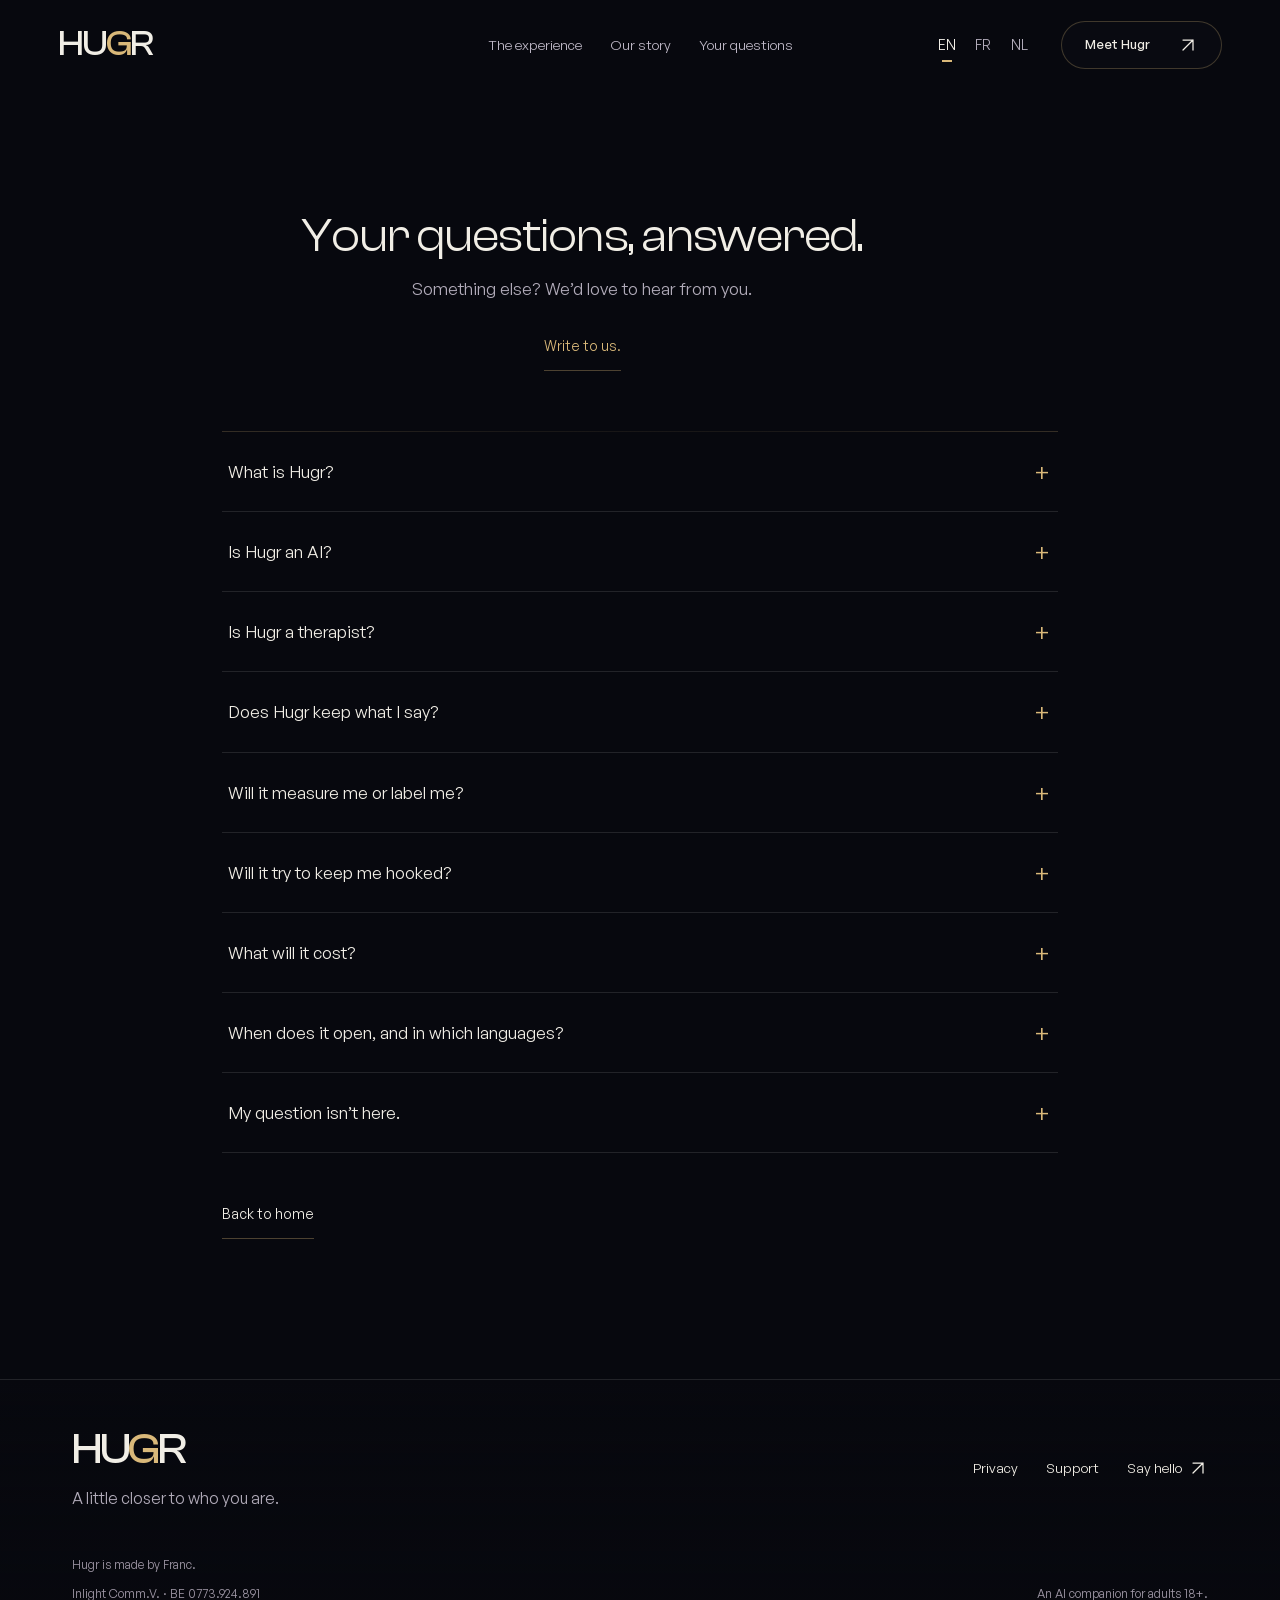
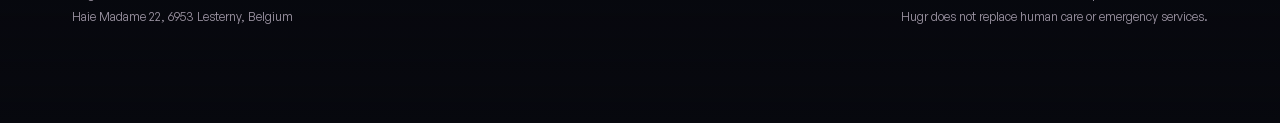
<file: questions.html>
<!doctype html>
<html lang="en">
  <head>
    <meta charset="UTF-8" />
    <meta name="viewport" content="width=device-width, initial-scale=1" />
    <meta name="theme-color" content="#07080e" />    <title>Hugr — Questions</title>
    <meta name="description" content="" />
    <link rel="icon" href="./assets/favicon.svg" type="image/svg+xml" />
    <link rel="preload" href="./assets/clash-display-400.woff2" as="font" type="font/woff2" crossorigin />
    <link rel="stylesheet" href="./fonts.css" />
    <link rel="stylesheet" href="./styles.css" />
    <link rel="stylesheet" href="./header.css" />
    <style>
      .questions-page .site-header { position: relative; }
      .questions-page main { padding: 30px 0 10px; }
      .questions-page .faq.section { min-height: auto; }
      .questions-page .faq-heading { max-width: 720px; }
      #faq-h1 { font: 400 clamp(2rem, 4.2vw, 2.9rem)/1.15 var(--display, "Clash Display", Georgia, serif); letter-spacing: -0.02em; margin: 0 0 12px; color: var(--text, #f1eee6); }
      #faq-h1 em { font-style: italic; color: var(--gold, #d9b879); }
      #faq-intro { color: var(--muted, #b1abb9); margin: 0 0 20px; }
      .faq-back { margin-top: 38px; }
    </style>
    <script type="module" src="./questions.js"></script>
    <script src="/posthog.js"></script>
  </head>
  <body class="questions-page">
    <a class="skip-link" href="#main" data-i18n="skip">Skip to content</a>
    <header class="site-header wrap" id="top">
      <a class="wordmark" href="index.html" data-target="top" aria-label="Hugr home">HU<span>G</span>R</a>
      <nav class="desktop-nav" aria-label="Main navigation">
        <a href="index.html" data-target="experience" data-i18n="navExperience">The experience</a>
        <a href="index.html" data-target="story" data-i18n="navStory">Our story</a>
        <a href="questions.html" data-target="questions" data-nav="questions" data-i18n="navQuestions" aria-current="page">Your questions</a>
      </nav>
      <div class="header-end">
        <div class="languages" role="group" aria-label="Language">
          <button type="button" lang="en" data-lang="en" aria-label="English" aria-pressed="true">EN</button>
          <button type="button" lang="fr" data-lang="fr" aria-label="Français" aria-pressed="false">FR</button>
          <button type="button" lang="nl" data-lang="nl" aria-label="Nederlands" aria-pressed="false">NL</button>
        </div>
        <a class="button button-small" href="index.html" data-target="join"><span data-i18n="navJoin">Meet Hugr</span><svg class="ui-icon" viewBox="0 0 24 24" fill="none" stroke="currentColor" stroke-width="1.5" stroke-linecap="round" stroke-linejoin="round" aria-hidden="true" focusable="false"><path d="M6 18 18 6M6 6h12v12"/></svg></a>
      </div>
    </header>
    <main id="main">
      <section class="faq section wrap" id="questions">
        <div class="faq-heading">
          <h1 id="faq-h1"></h1>
          <p id="faq-intro"></p>
          <a class="small-link" href="mailto:hello@byhugr.io" data-i18n="faqContact">Something else?</a>
        </div>
        <div class="faq-list" id="faq-list"></div>
        <p class="faq-back"><a class="small-link" href="index.html" data-target="top" id="faq-back">Back to home</a></p>
      </section>
    </main>
    <div id="page-footer"></div>
    <dialog id="info-dialog" aria-labelledby="dialog-title">
      <div class="dialog-toolbar">
        <button type="button" class="dialog-close" aria-label="Close">×</button>
      </div>
      <div id="dialog-content"></div>
    </dialog>
  </body>
</html>
</file>
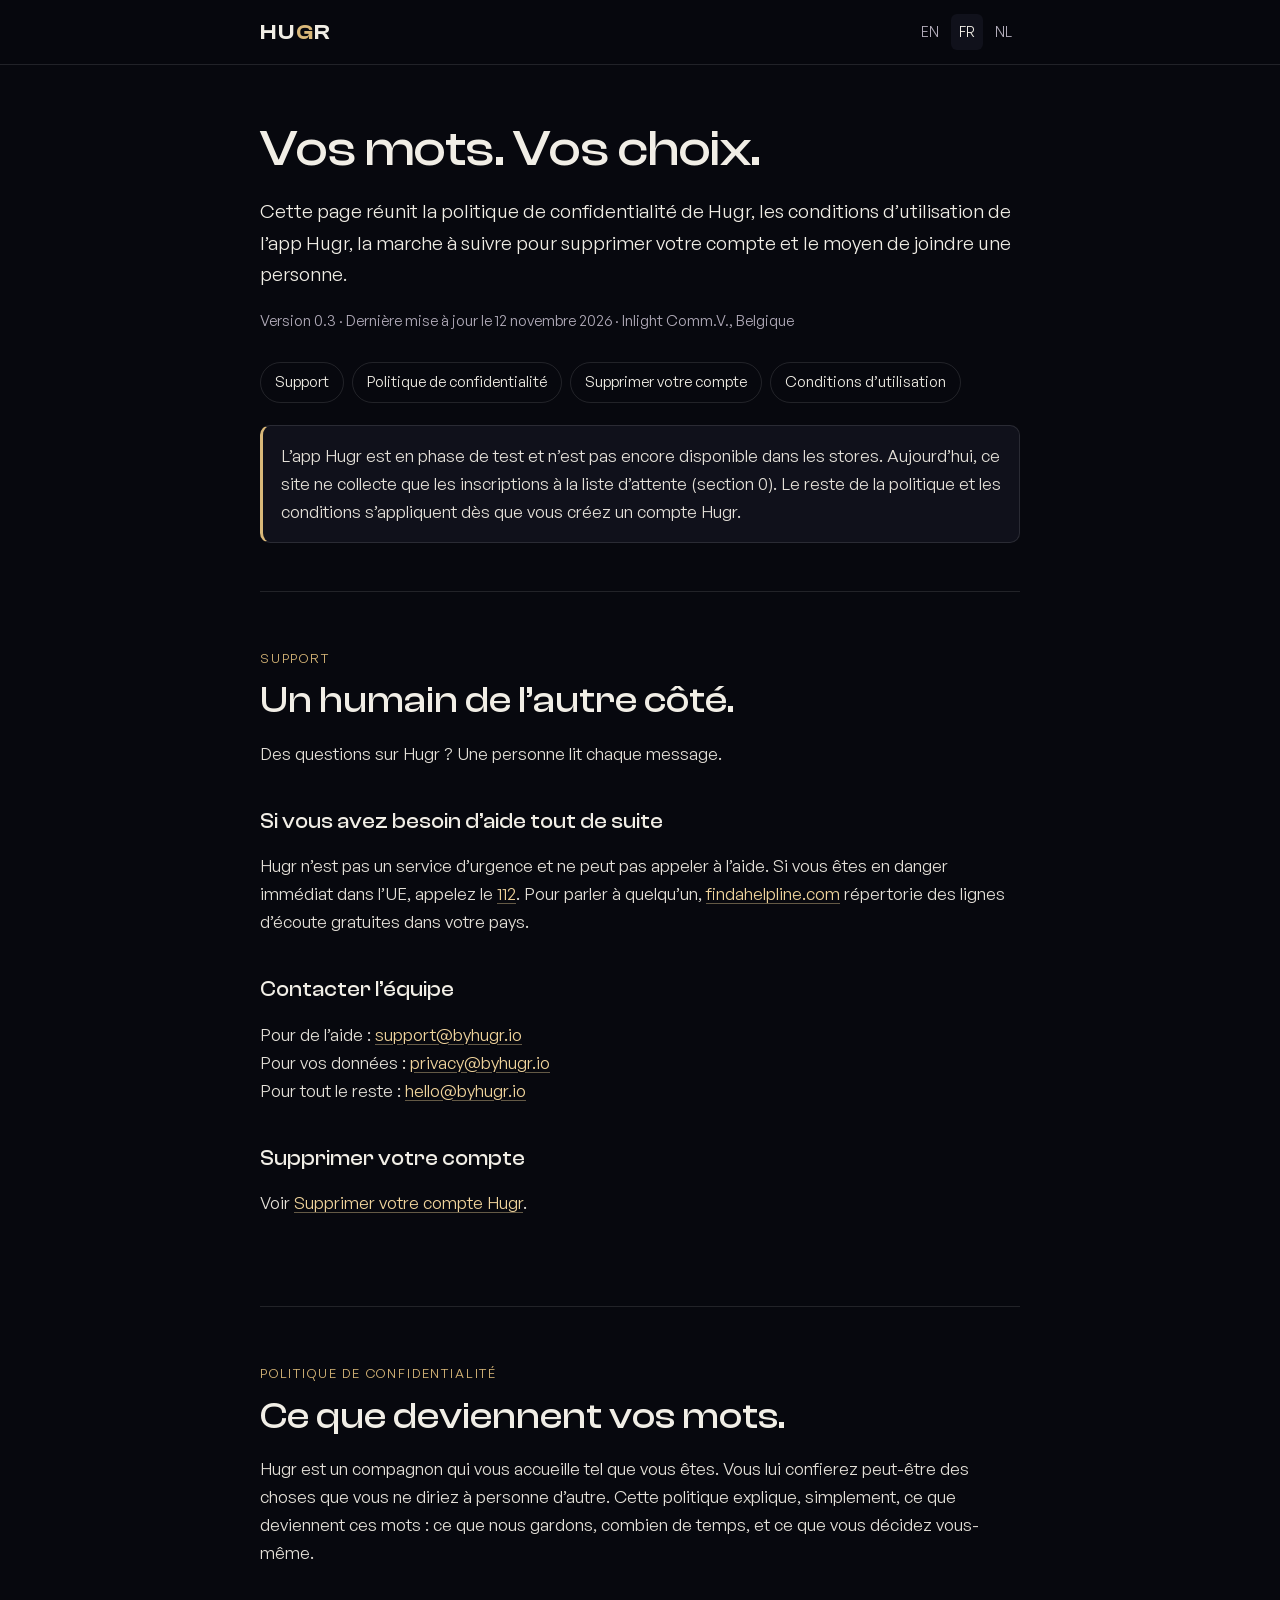
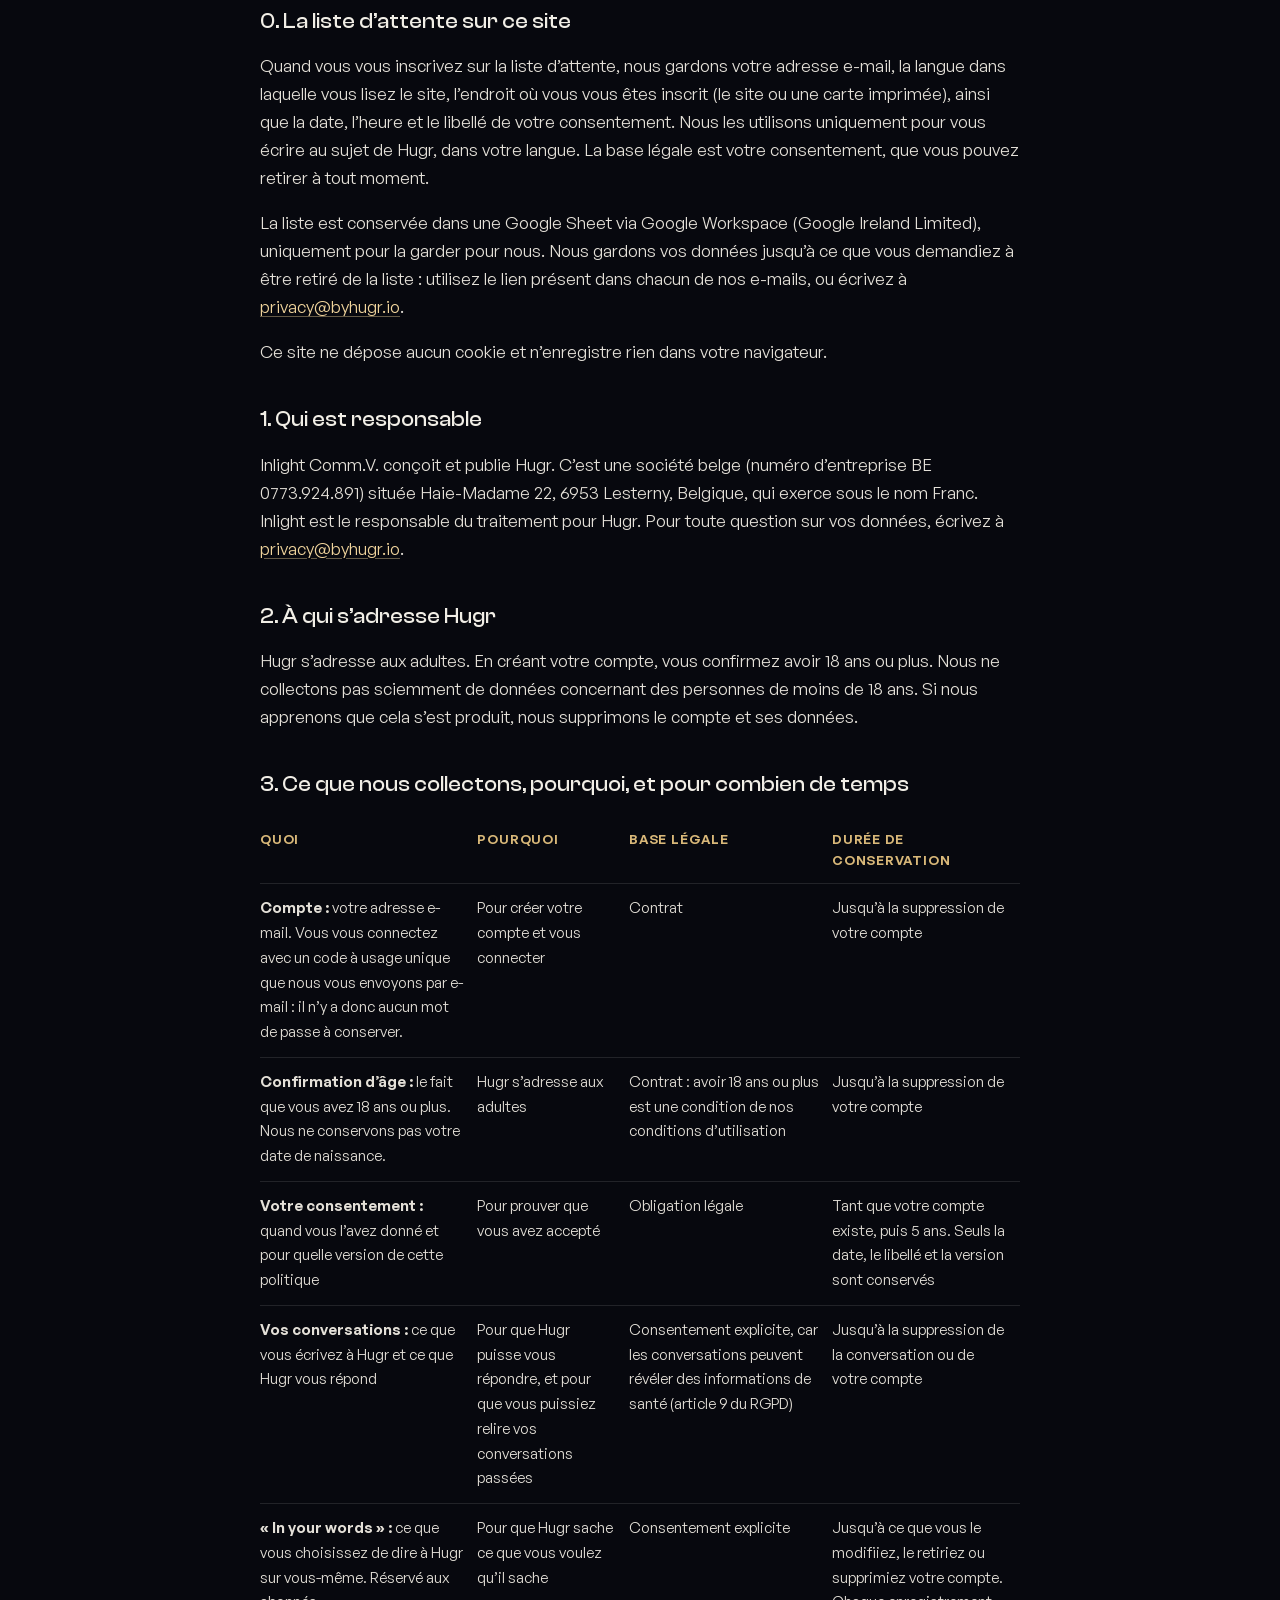
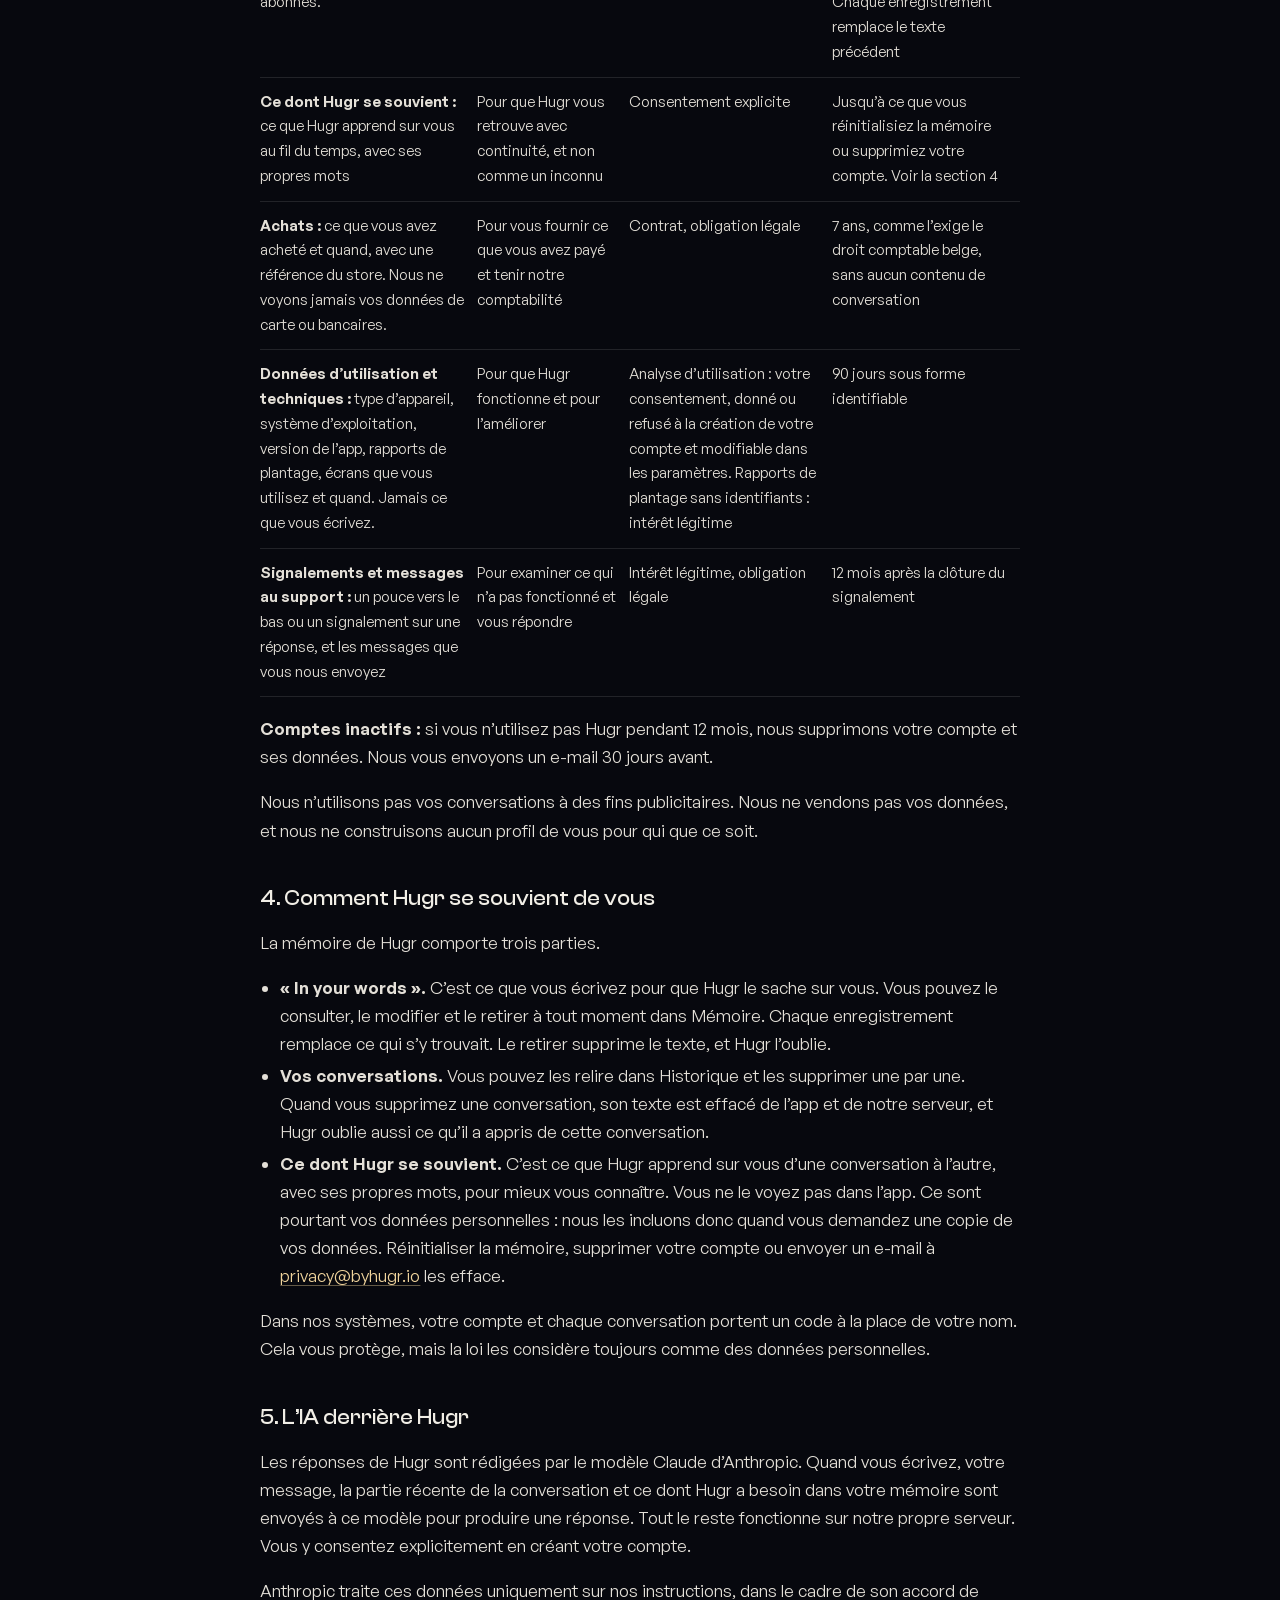
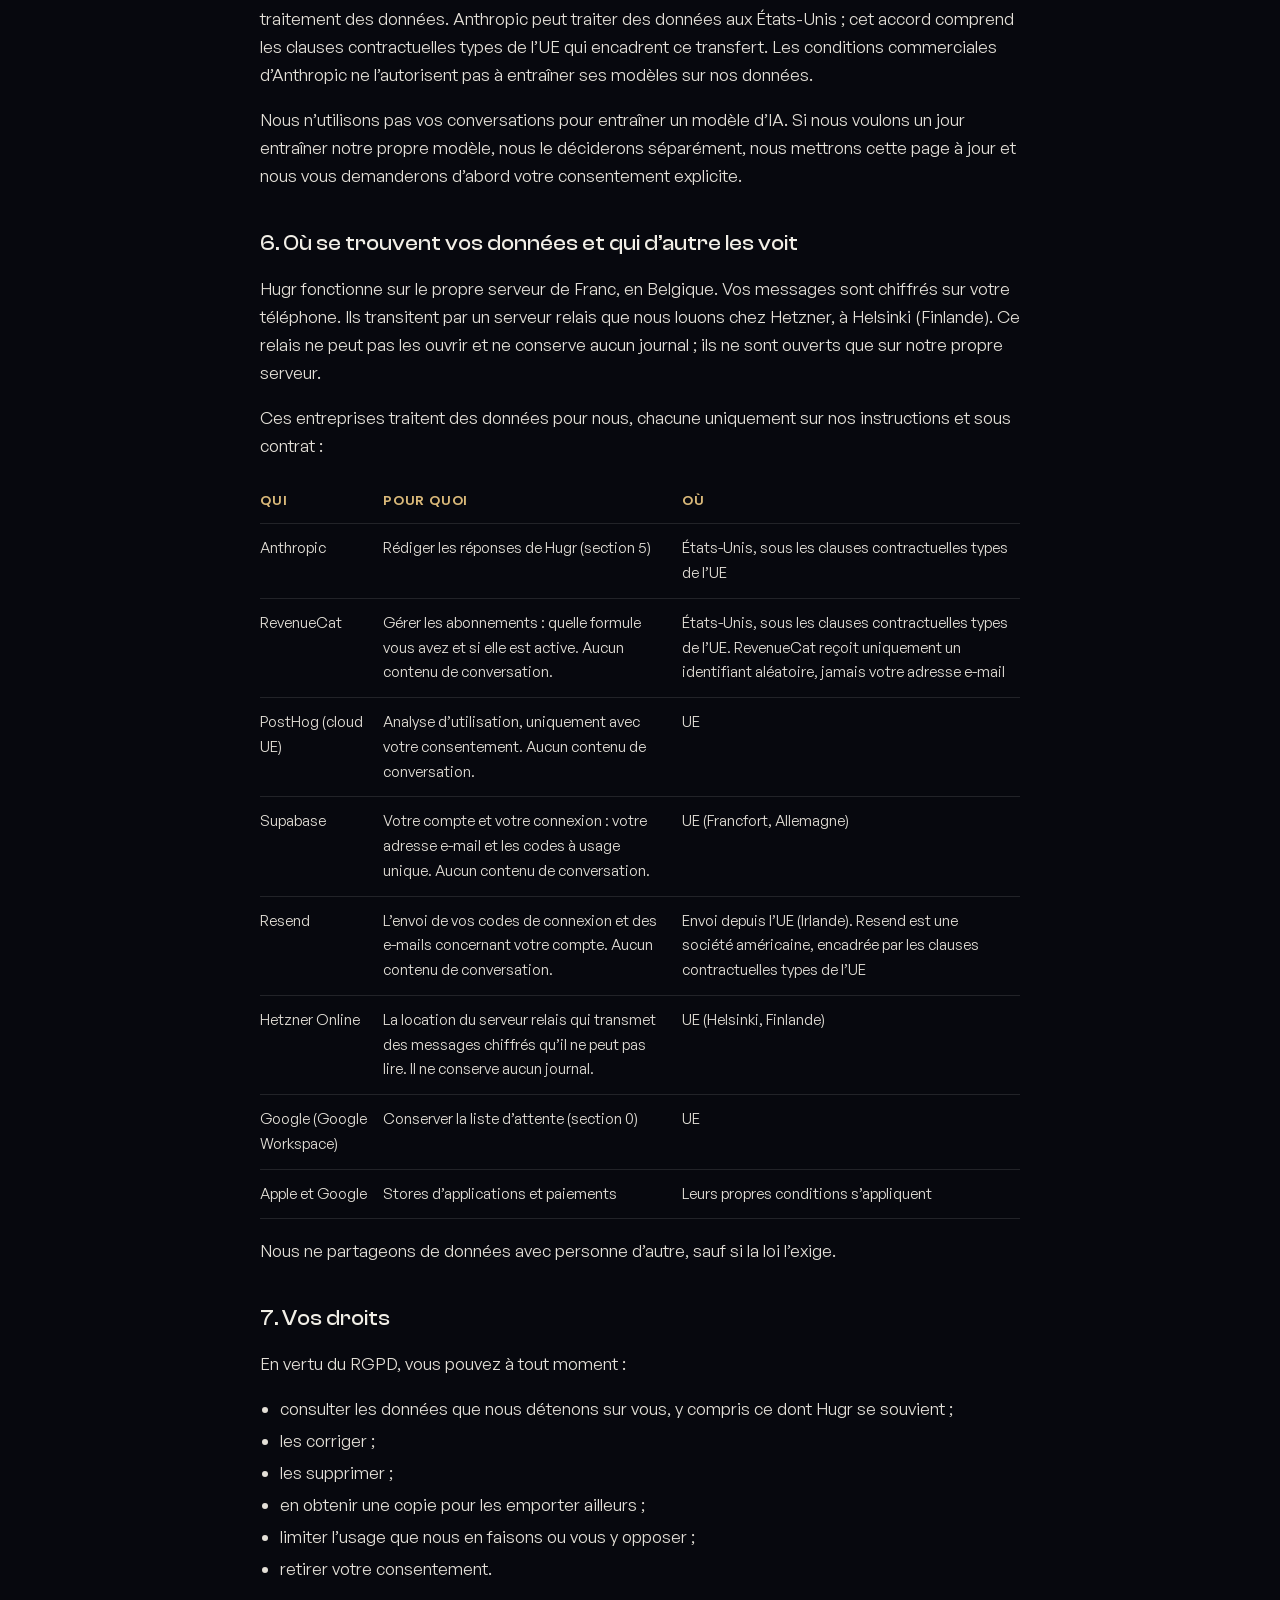
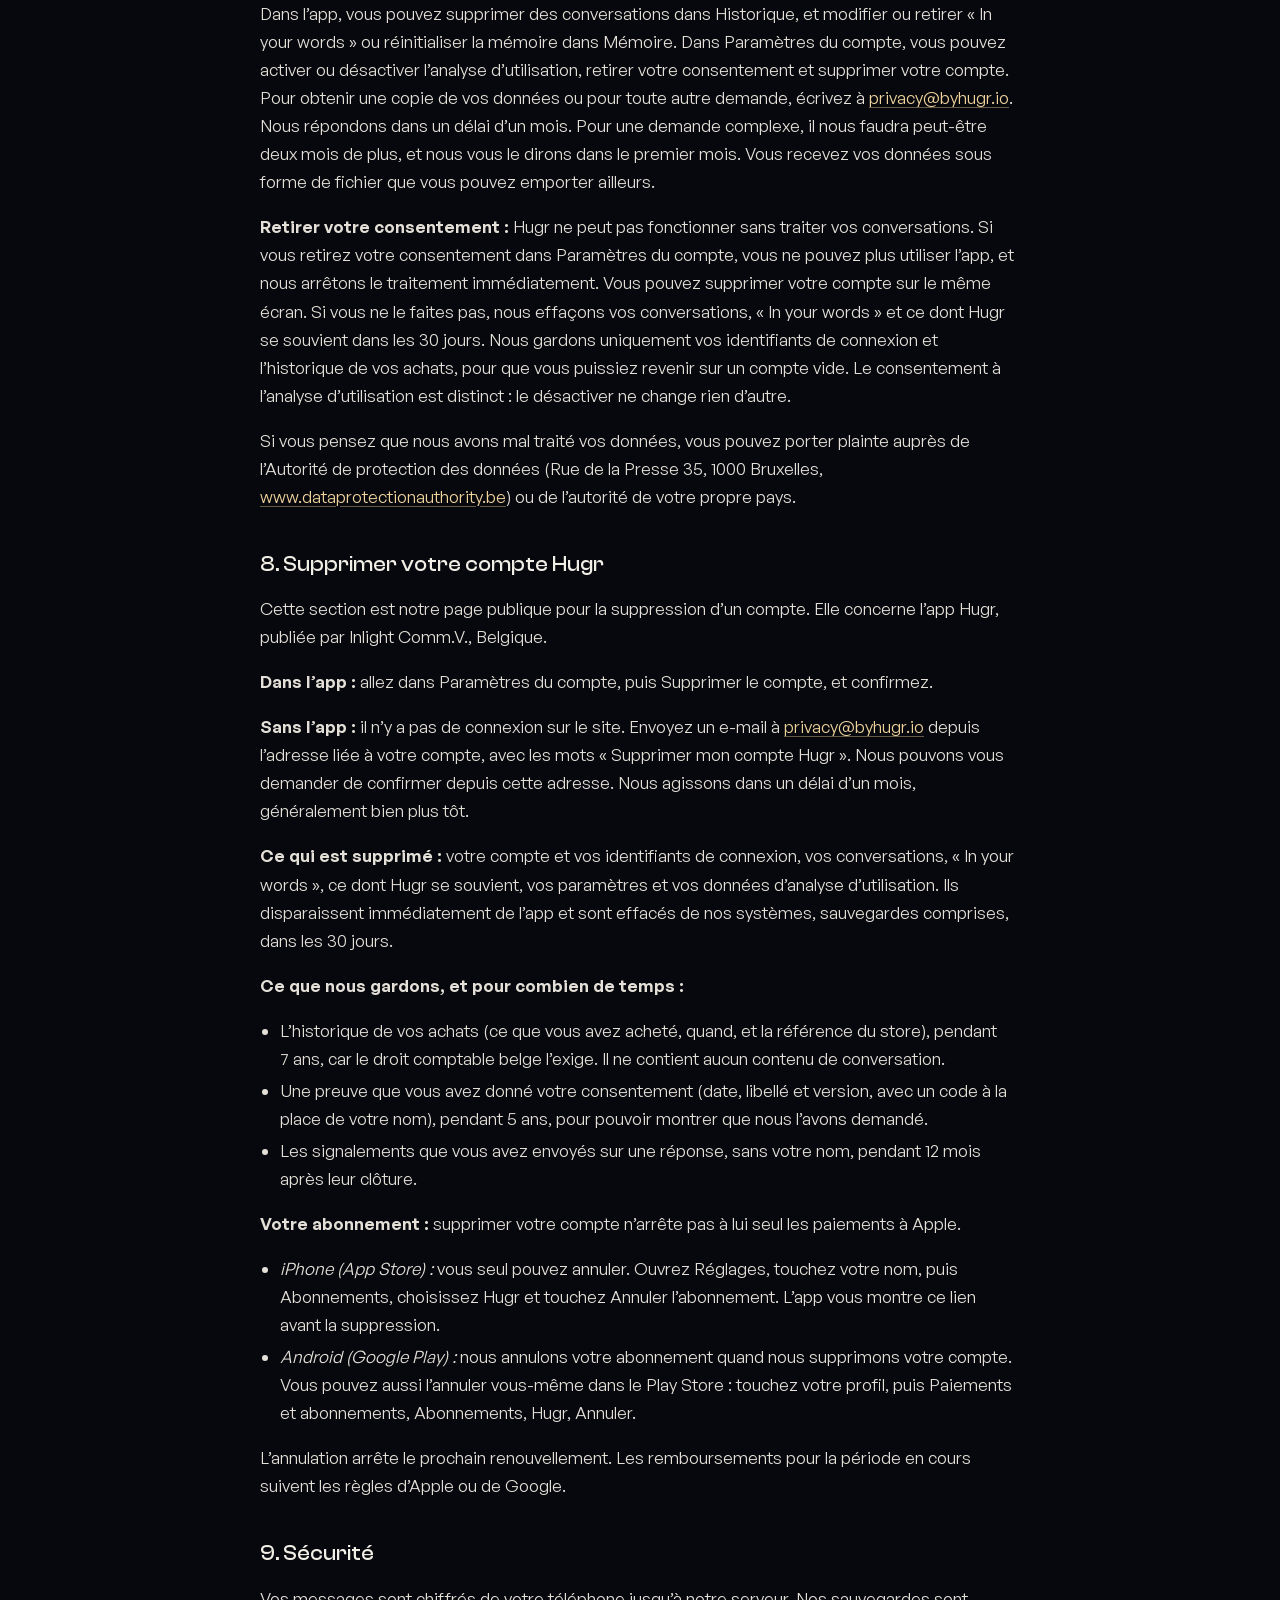
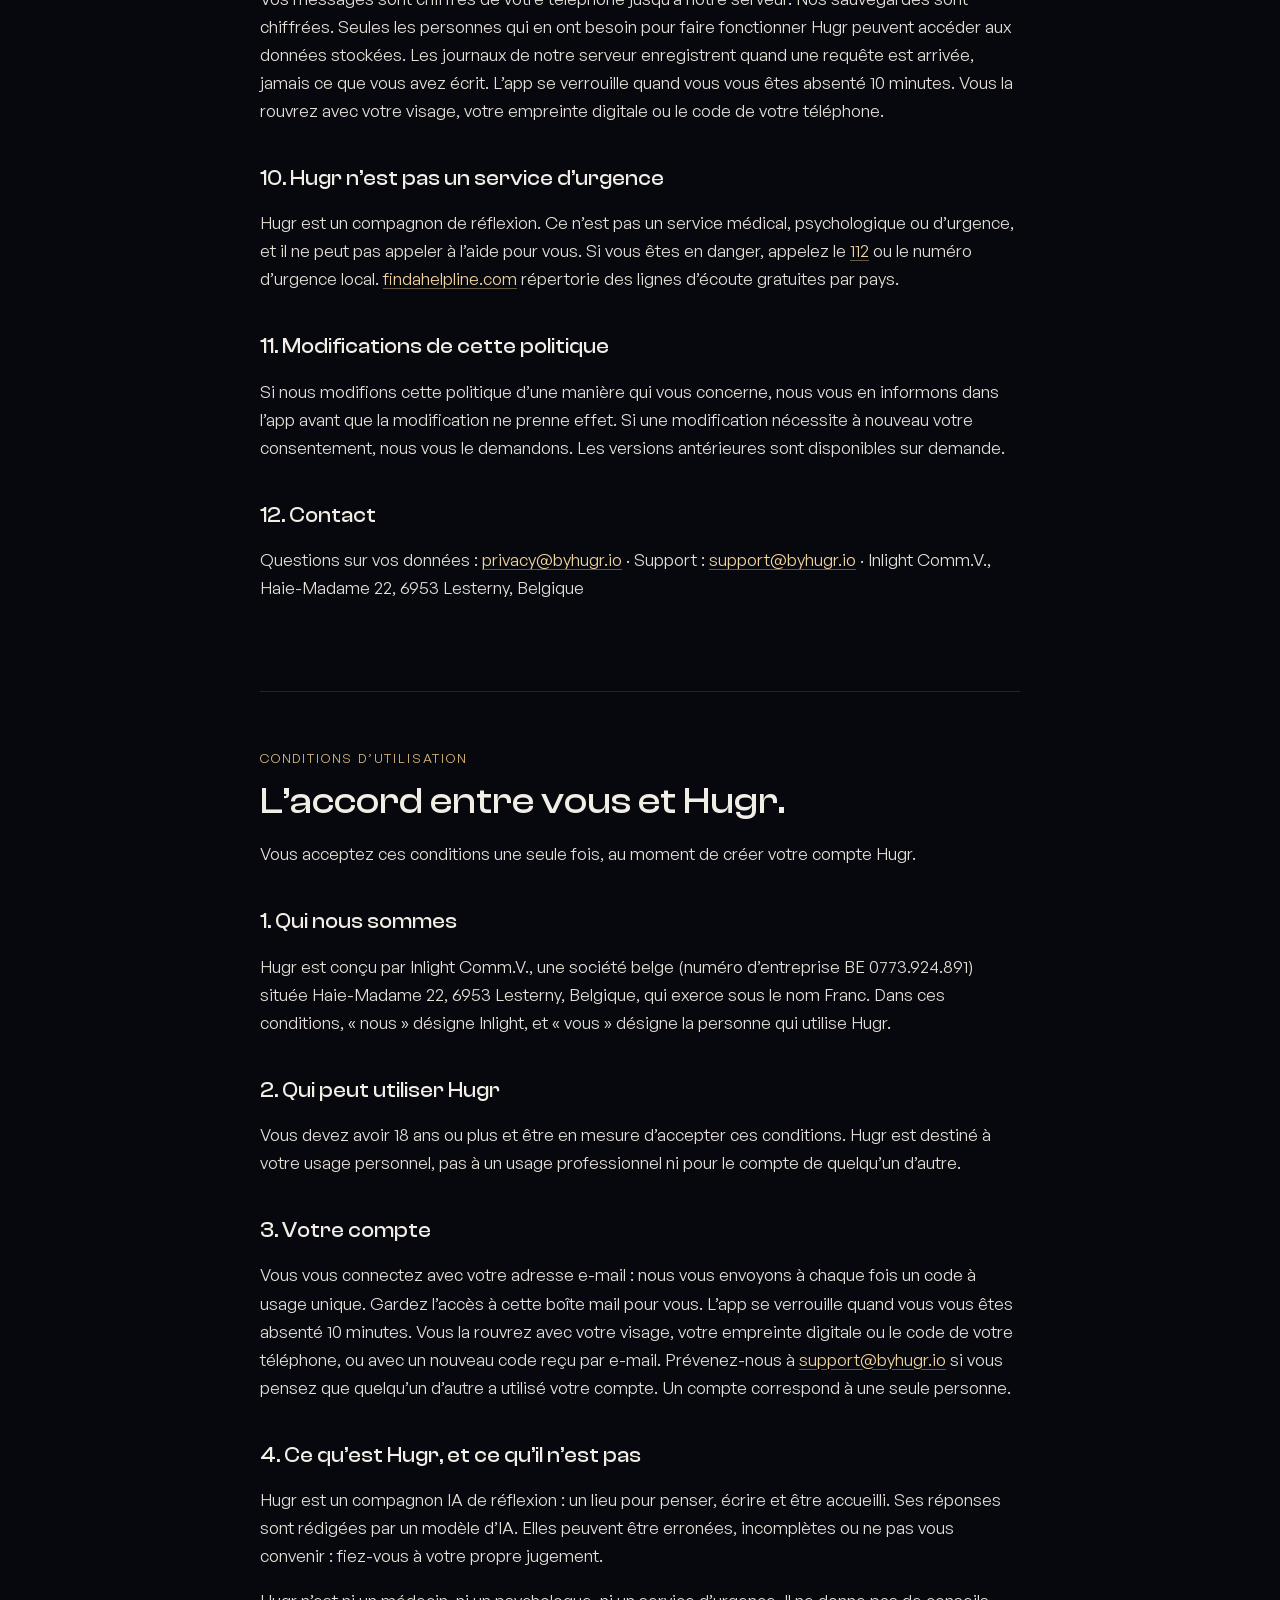
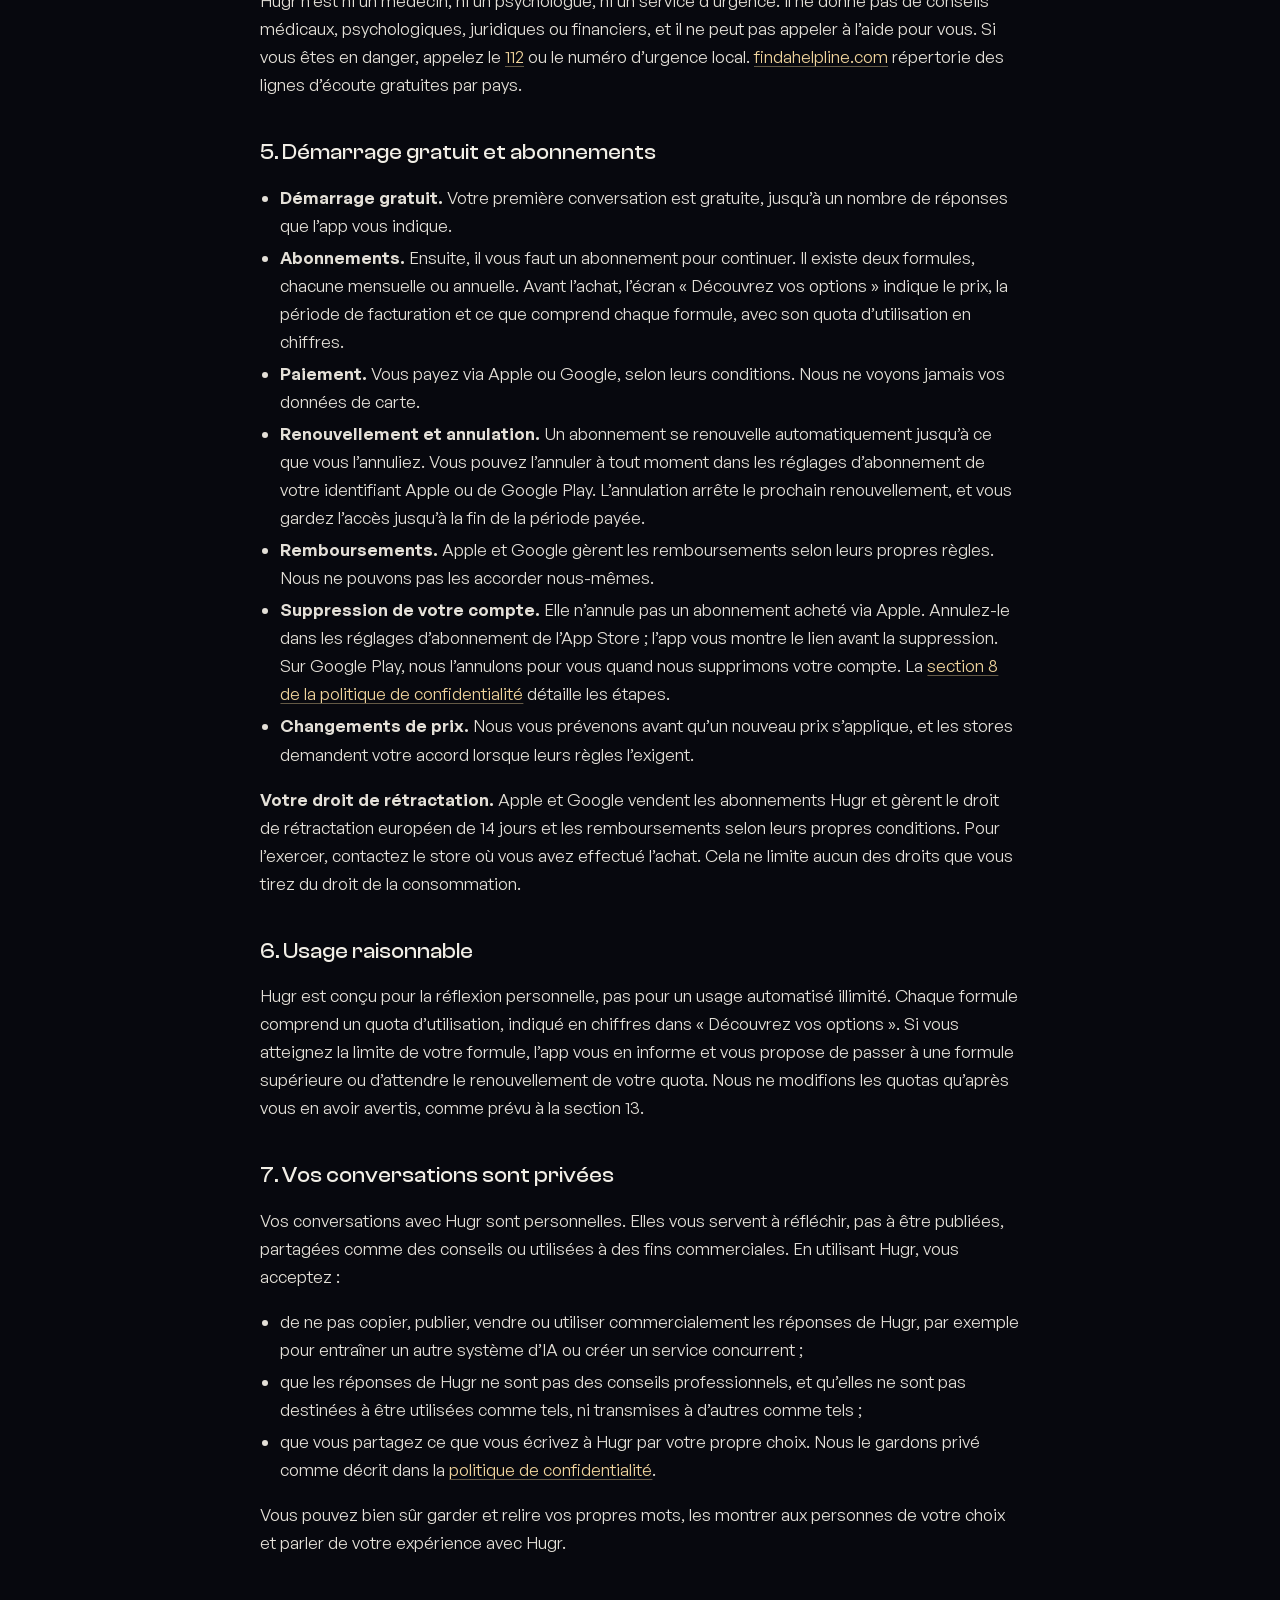
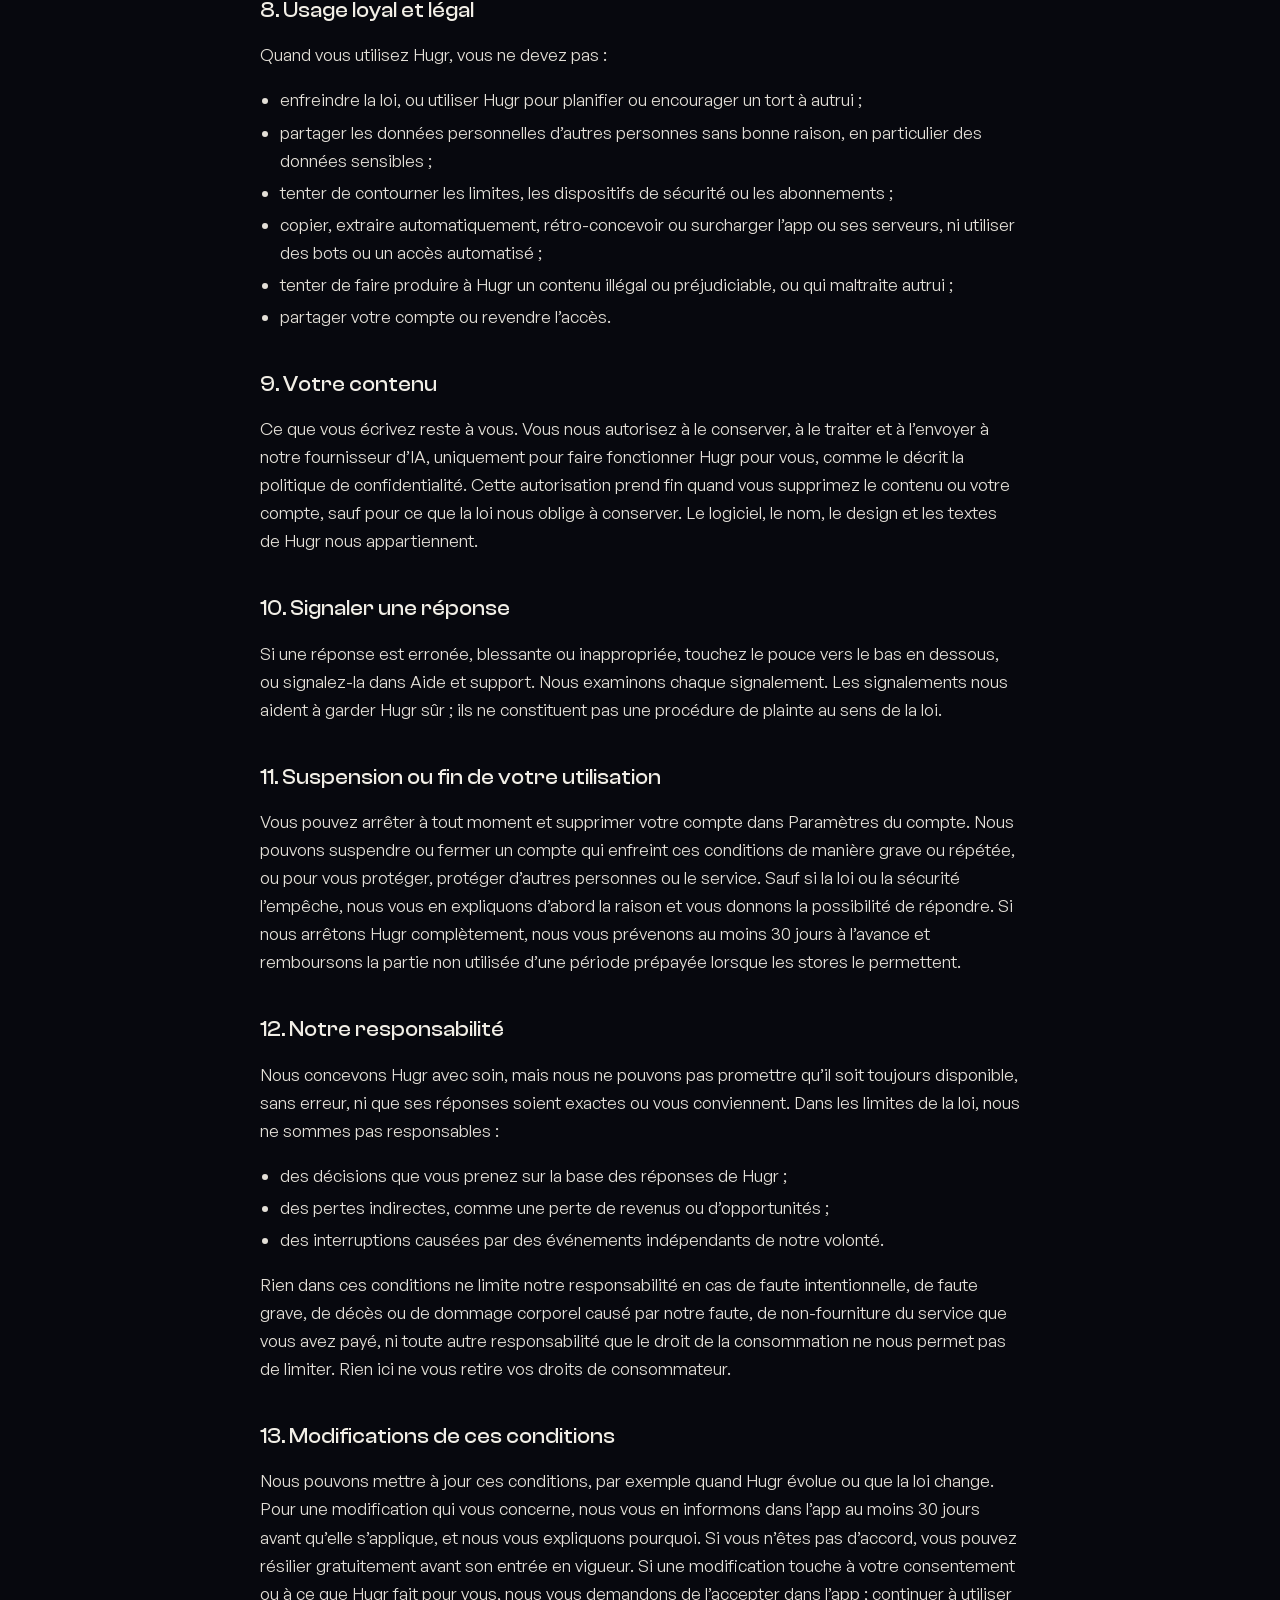
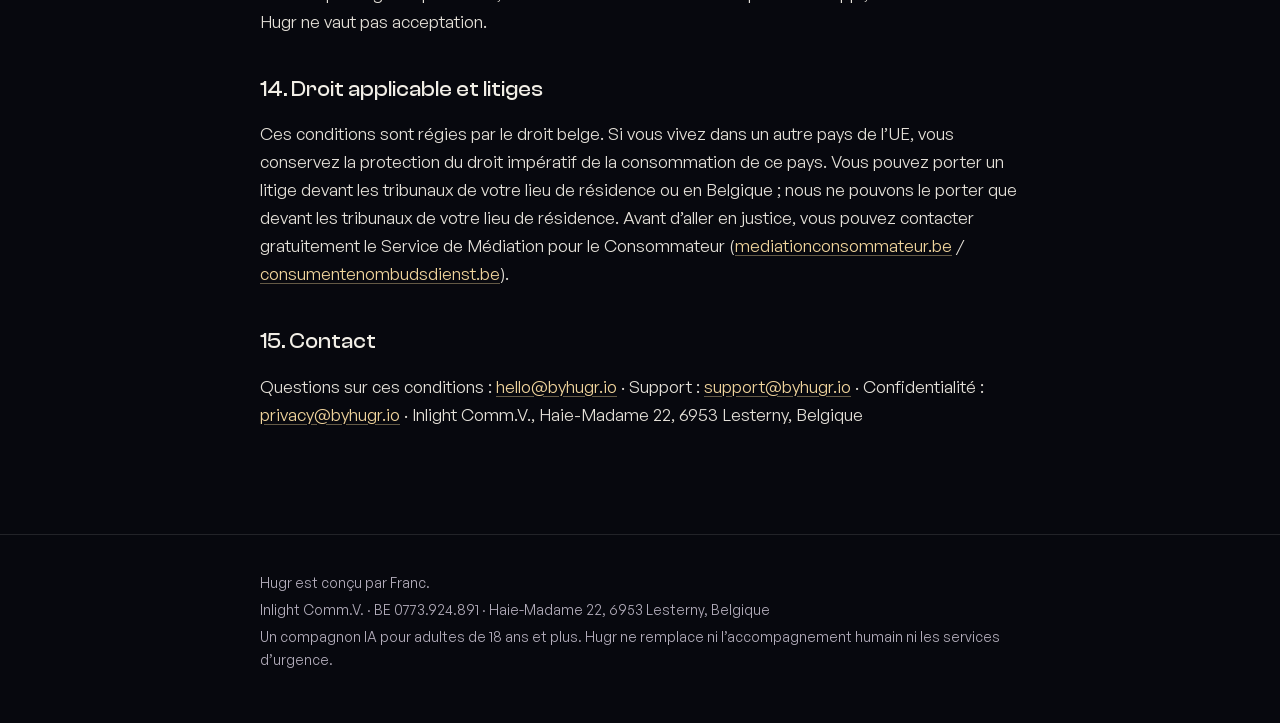
<file: fr/legal.html>
<!DOCTYPE html>
<html lang="fr">
<head>
<meta charset="utf-8">
<meta name="viewport" content="width=device-width, initial-scale=1">
<title>Confidentialité, conditions et support · Hugr</title>
<meta name="description" content="Ce que Hugr fait de vos mots, les conditions d’utilisation de l’app Hugr, comment supprimer votre compte et comment joindre un humain.">
<link rel="canonical" href="https://byhugr.io/fr/legal">
<link rel="alternate" hreflang="en" href="https://byhugr.io/legal">
<link rel="alternate" hreflang="fr" href="https://byhugr.io/fr/legal">
<link rel="alternate" hreflang="nl" href="https://byhugr.io/nl/legal">
<link rel="alternate" hreflang="x-default" href="https://byhugr.io/legal">
<meta name="theme-color" content="#07080e">
<link rel="icon" href="/assets/favicon.svg" type="image/svg+xml">
<link rel="icon" href="/favicon.ico" sizes="16x16 32x32 48x48">
<link rel="icon" type="image/png" sizes="32x32" href="/favicon-32.png">
<link rel="apple-touch-icon" sizes="180x180" href="/apple-touch-icon.png">
<link rel="manifest" href="/site.webmanifest">
<link rel="stylesheet" href="/fonts.css">
<style>
:root{--sans:"General Sans",system-ui,sans-serif;--display:"Clash Display",var(--sans);--space:#07080e;--surface:#10111b;--text:#f1eee6;--muted:#b1abb9;--gold:#d9b879;--gold-bright:#f0d49c;--line:#ffffff1c}
*{box-sizing:border-box}
html{scroll-behavior:smooth;scroll-padding-top:84px}
body{margin:0;background:var(--space);color:var(--text);font:17px/1.65 var(--sans);-webkit-font-smoothing:antialiased}
a{color:var(--gold-bright);text-decoration:underline;text-decoration-color:#f0d49c66;text-underline-offset:3px}
a:hover{text-decoration-color:var(--gold-bright)}
a:focus-visible{outline:2px solid var(--gold-bright);outline-offset:4px}
.wrap{width:min(760px,100% - 32px);margin-inline:auto}
header.top{position:sticky;top:0;z-index:5;background:#07080ee6;backdrop-filter:blur(10px);-webkit-backdrop-filter:blur(10px);border-bottom:1px solid var(--line)}
.bar{display:flex;align-items:center;justify-content:space-between;gap:16px;height:64px}
.wordmark{font:600 22px/1 var(--display);letter-spacing:.08em;color:var(--text);text-decoration:none}
.wordmark span{color:var(--gold)}
.langs{display:flex;gap:4px;font-size:14px}
.langs a{color:var(--muted);text-decoration:none;padding:6px 8px;border-radius:6px}
.langs a[aria-current]{color:var(--text);background:var(--surface)}
nav.toc{display:flex;flex-wrap:wrap;gap:8px;margin:28px 0 8px}
nav.toc a{font-size:15px;color:var(--text);text-decoration:none;border:1px solid var(--line);border-radius:999px;padding:7px 14px}
nav.toc a:hover{border-color:var(--gold)}
.eyebrow{font-size:13px;letter-spacing:.14em;text-transform:uppercase;color:var(--gold);margin:0 0 10px}
h1{font:500 clamp(34px,7vw,52px)/1.08 var(--display);margin:56px 0 18px;letter-spacing:-.01em}
h2{font:500 clamp(28px,5vw,38px)/1.15 var(--display);margin:0 0 14px}
h3{font:500 21px/1.3 var(--display);margin:40px 0 10px;color:var(--text)}
p,li{color:#e4e0d8}
.muted{color:var(--muted);font-size:15px}
.lede{font-size:19px;color:var(--text)}
section.doc{border-top:1px solid var(--line);padding:56px 0 24px;margin-top:48px}
.note{background:var(--surface);border:1px solid var(--line);border-left:3px solid var(--gold);border-radius:10px;padding:16px 18px;margin:22px 0}
.note p{margin:0}
.table{overflow-x:auto;margin:18px 0}
table{border-collapse:collapse;width:100%;font-size:15px;min-width:560px}
th,td{text-align:left;vertical-align:top;padding:12px 12px 12px 0;border-bottom:1px solid var(--line)}
th{font-weight:600;color:var(--gold);font-size:13px;letter-spacing:.06em;text-transform:uppercase}
td{color:#e4e0d8}
ul{padding-left:1.2em}
li{margin:4px 0}
footer{border-top:1px solid var(--line);margin-top:64px;padding:32px 0 48px;color:var(--muted);font-size:14px}
footer p{color:var(--muted);margin:4px 0}
@media (max-width:560px){body{font-size:16px}.bar{height:58px}h1{margin-top:40px}}
</style>
  <script src="/posthog.js"></script>
</head>
<body>
<header class="top">
  <div class="wrap bar">
    <a class="wordmark" href="/fr" aria-label="Hugr, accueil">HU<span>G</span>R</a>
    <nav class="langs" aria-label="Langue">
      <a href="/legal" hreflang="en" lang="en">EN</a>
      <a href="/fr/legal" hreflang="fr" lang="fr" aria-current="page">FR</a>
      <a href="/nl/legal" hreflang="nl" lang="nl">NL</a>
    </nav>
  </div>
</header>

<main class="wrap">
  <h1>Vos mots. Vos choix.</h1>
  <p class="lede">Cette page réunit la politique de confidentialité de Hugr, les conditions d’utilisation de l’app Hugr, la marche à suivre pour supprimer votre compte et le moyen de joindre une personne.</p>
  <p class="muted">Version 0.3 · Dernière mise à jour le 12 novembre 2026 · Inlight Comm.V., Belgique</p>
  <nav class="toc" aria-label="Sur cette page">
    <a href="#support">Support</a>
    <a href="#privacy">Politique de confidentialité</a>
    <a href="#delete-account">Supprimer votre compte</a>
    <a href="#terms">Conditions d’utilisation</a>
  </nav>
  <div class="note"><p>L’app Hugr est en phase de test et n’est pas encore disponible dans les stores. Aujourd’hui, ce site ne collecte que les inscriptions à la liste d’attente (section 0). Le reste de la politique et les conditions s’appliquent dès que vous créez un compte Hugr.</p></div>

  <!-- ============================== SUPPORT ============================== -->
  <section class="doc" id="support">
    <p class="eyebrow">Support</p>
    <h2>Un humain de l’autre côté.</h2>
    <p>Des questions sur Hugr&nbsp;? Une personne lit chaque message.</p>
    <h3>Si vous avez besoin d’aide tout de suite</h3>
    <p>Hugr n’est pas un service d’urgence et ne peut pas appeler à l’aide. Si vous êtes en danger immédiat dans l’UE, appelez le <a href="tel:112">112</a>. Pour parler à quelqu’un, <a href="https://findahelpline.com" rel="noopener">findahelpline.com</a> répertorie des lignes d’écoute gratuites dans votre pays.</p>
    <h3>Contacter l’équipe</h3>
    <p>Pour de l’aide&nbsp;: <a href="mailto:support@byhugr.io">support@byhugr.io</a><br>Pour vos données&nbsp;: <a href="mailto:privacy@byhugr.io">privacy@byhugr.io</a><br>Pour tout le reste&nbsp;: <a href="mailto:hello@byhugr.io">hello@byhugr.io</a></p>
    <h3>Supprimer votre compte</h3>
    <p>Voir <a href="#delete-account">Supprimer votre compte Hugr</a>.</p>
  </section>

  <!-- ============================== PRIVACY ============================== -->
  <section class="doc" id="privacy">
    <p class="eyebrow">Politique de confidentialité</p>
    <h2>Ce que deviennent vos mots.</h2>
    <p>Hugr est un compagnon qui vous accueille tel que vous êtes. Vous lui confierez peut-être des choses que vous ne diriez à personne d’autre. Cette politique explique, simplement, ce que deviennent ces mots&nbsp;: ce que nous gardons, combien de temps, et ce que vous décidez vous-même.</p>

    <h3 id="waitlist">0. La liste d’attente sur ce site</h3>
    <p>Quand vous vous inscrivez sur la liste d’attente, nous gardons votre adresse e-mail, la langue dans laquelle vous lisez le site, l’endroit où vous vous êtes inscrit (le site ou une carte imprimée), ainsi que la date, l’heure et le libellé de votre consentement. Nous les utilisons uniquement pour vous écrire au sujet de Hugr, dans votre langue. La base légale est votre consentement, que vous pouvez retirer à tout moment.</p>
    <p>La liste est conservée dans une Google Sheet via Google Workspace (Google Ireland Limited), uniquement pour la garder pour nous. Nous gardons vos données jusqu’à ce que vous demandiez à être retiré de la liste&nbsp;: utilisez le lien présent dans chacun de nos e-mails, ou écrivez à <a href="mailto:privacy@byhugr.io">privacy@byhugr.io</a>.</p>
    <p>Ce site ne dépose aucun cookie et n’enregistre rien dans votre navigateur.</p>

    <h3>1. Qui est responsable</h3>
    <p>Inlight Comm.V. conçoit et publie Hugr. C’est une société belge (numéro d’entreprise BE 0773.924.891) située Haie-Madame 22, 6953 Lesterny, Belgique, qui exerce sous le nom Franc. Inlight est le responsable du traitement pour Hugr. Pour toute question sur vos données, écrivez à <a href="mailto:privacy@byhugr.io">privacy@byhugr.io</a>.</p>

    <h3>2. À qui s’adresse Hugr</h3>
    <p>Hugr s’adresse aux adultes. En créant votre compte, vous confirmez avoir 18&nbsp;ans ou plus. Nous ne collectons pas sciemment de données concernant des personnes de moins de 18&nbsp;ans. Si nous apprenons que cela s’est produit, nous supprimons le compte et ses données.</p>

    <h3>3. Ce que nous collectons, pourquoi, et pour combien de temps</h3>
    <div class="table"><table>
      <thead><tr><th>Quoi</th><th>Pourquoi</th><th>Base légale</th><th>Durée de conservation</th></tr></thead>
      <tbody>
        <tr><td><strong>Compte&nbsp;:</strong> votre adresse e-mail. Vous vous connectez avec un code à usage unique que nous vous envoyons par e-mail&nbsp;: il n’y a donc aucun mot de passe à conserver.</td><td>Pour créer votre compte et vous connecter</td><td>Contrat</td><td>Jusqu’à la suppression de votre compte</td></tr>
        <tr><td><strong>Confirmation d’âge&nbsp;:</strong> le fait que vous avez 18&nbsp;ans ou plus. Nous ne conservons pas votre date de naissance.</td><td>Hugr s’adresse aux adultes</td><td>Contrat&nbsp;: avoir 18&nbsp;ans ou plus est une condition de nos conditions d’utilisation</td><td>Jusqu’à la suppression de votre compte</td></tr>
        <tr><td><strong>Votre consentement&nbsp;:</strong> quand vous l’avez donné et pour quelle version de cette politique</td><td>Pour prouver que vous avez accepté</td><td>Obligation légale</td><td>Tant que votre compte existe, puis 5&nbsp;ans. Seuls la date, le libellé et la version sont conservés</td></tr>
        <tr><td><strong>Vos conversations&nbsp;:</strong> ce que vous écrivez à Hugr et ce que Hugr vous répond</td><td>Pour que Hugr puisse vous répondre, et pour que vous puissiez relire vos conversations passées</td><td>Consentement explicite, car les conversations peuvent révéler des informations de santé (article 9 du RGPD)</td><td>Jusqu’à la suppression de la conversation ou de votre compte</td></tr>
        <tr><td><strong>«&nbsp;In your words&nbsp;»&nbsp;:</strong> ce que vous choisissez de dire à Hugr sur vous-même. Réservé aux abonnés.</td><td>Pour que Hugr sache ce que vous voulez qu’il sache</td><td>Consentement explicite</td><td>Jusqu’à ce que vous le modifiiez, le retiriez ou supprimiez votre compte. Chaque enregistrement remplace le texte précédent</td></tr>
        <tr><td><strong>Ce dont Hugr se souvient&nbsp;:</strong> ce que Hugr apprend sur vous au fil du temps, avec ses propres mots</td><td>Pour que Hugr vous retrouve avec continuité, et non comme un inconnu</td><td>Consentement explicite</td><td>Jusqu’à ce que vous réinitialisiez la mémoire ou supprimiez votre compte. Voir la section&nbsp;4</td></tr>
        <tr><td><strong>Achats&nbsp;:</strong> ce que vous avez acheté et quand, avec une référence du store. Nous ne voyons jamais vos données de carte ou bancaires.</td><td>Pour vous fournir ce que vous avez payé et tenir notre comptabilité</td><td>Contrat, obligation légale</td><td>7&nbsp;ans, comme l’exige le droit comptable belge, sans aucun contenu de conversation</td></tr>
        <tr><td><strong>Données d’utilisation et techniques&nbsp;:</strong> type d’appareil, système d’exploitation, version de l’app, rapports de plantage, écrans que vous utilisez et quand. Jamais ce que vous écrivez.</td><td>Pour que Hugr fonctionne et pour l’améliorer</td><td>Analyse d’utilisation&nbsp;: votre consentement, donné ou refusé à la création de votre compte et modifiable dans les paramètres. Rapports de plantage sans identifiants&nbsp;: intérêt légitime</td><td>90&nbsp;jours sous forme identifiable</td></tr>
        <tr><td><strong>Signalements et messages au support&nbsp;:</strong> un pouce vers le bas ou un signalement sur une réponse, et les messages que vous nous envoyez</td><td>Pour examiner ce qui n’a pas fonctionné et vous répondre</td><td>Intérêt légitime, obligation légale</td><td>12&nbsp;mois après la clôture du signalement</td></tr>
      </tbody>
    </table></div>
    <p><strong>Comptes inactifs&nbsp;:</strong> si vous n’utilisez pas Hugr pendant 12&nbsp;mois, nous supprimons votre compte et ses données. Nous vous envoyons un e-mail 30&nbsp;jours avant.</p>
    <p>Nous n’utilisons pas vos conversations à des fins publicitaires. Nous ne vendons pas vos données, et nous ne construisons aucun profil de vous pour qui que ce soit.</p>

    <h3>4. Comment Hugr se souvient de vous</h3>
    <p>La mémoire de Hugr comporte trois parties.</p>
    <ul>
      <li><strong>«&nbsp;In your words&nbsp;».</strong> C’est ce que vous écrivez pour que Hugr le sache sur vous. Vous pouvez le consulter, le modifier et le retirer à tout moment dans Mémoire. Chaque enregistrement remplace ce qui s’y trouvait. Le retirer supprime le texte, et Hugr l’oublie.</li>
      <li><strong>Vos conversations.</strong> Vous pouvez les relire dans Historique et les supprimer une par une. Quand vous supprimez une conversation, son texte est effacé de l’app et de notre serveur, et Hugr oublie aussi ce qu’il a appris de cette conversation.</li>
      <li><strong>Ce dont Hugr se souvient.</strong> C’est ce que Hugr apprend sur vous d’une conversation à l’autre, avec ses propres mots, pour mieux vous connaître. Vous ne le voyez pas dans l’app. Ce sont pourtant vos données personnelles&nbsp;: nous les incluons donc quand vous demandez une copie de vos données. Réinitialiser la mémoire, supprimer votre compte ou envoyer un e-mail à <a href="mailto:privacy@byhugr.io">privacy@byhugr.io</a> les efface.</li>
    </ul>
    <p>Dans nos systèmes, votre compte et chaque conversation portent un code à la place de votre nom. Cela vous protège, mais la loi les considère toujours comme des données personnelles.</p>

    <h3>5. L’IA derrière Hugr</h3>
    <p>Les réponses de Hugr sont rédigées par le modèle Claude d’Anthropic. Quand vous écrivez, votre message, la partie récente de la conversation et ce dont Hugr a besoin dans votre mémoire sont envoyés à ce modèle pour produire une réponse. Tout le reste fonctionne sur notre propre serveur. Vous y consentez explicitement en créant votre compte.</p>
    <p>Anthropic traite ces données uniquement sur nos instructions, dans le cadre de son accord de traitement des données. Anthropic peut traiter des données aux États-Unis&nbsp;; cet accord comprend les clauses contractuelles types de l’UE qui encadrent ce transfert. Les conditions commerciales d’Anthropic ne l’autorisent pas à entraîner ses modèles sur nos données.</p>
    <p>Nous n’utilisons pas vos conversations pour entraîner un modèle d’IA. Si nous voulons un jour entraîner notre propre modèle, nous le déciderons séparément, nous mettrons cette page à jour et nous vous demanderons d’abord votre consentement explicite.</p>

    <h3>6. Où se trouvent vos données et qui d’autre les voit</h3>
    <p>Hugr fonctionne sur le propre serveur de Franc, en Belgique. Vos messages sont chiffrés sur votre téléphone. Ils transitent par un serveur relais que nous louons chez Hetzner, à Helsinki (Finlande). Ce relais ne peut pas les ouvrir et ne conserve aucun journal&nbsp;; ils ne sont ouverts que sur notre propre serveur.</p>
    <p>Ces entreprises traitent des données pour nous, chacune uniquement sur nos instructions et sous contrat&nbsp;:</p>
    <div class="table"><table>
      <thead><tr><th>Qui</th><th>Pour quoi</th><th>Où</th></tr></thead>
      <tbody>
        <tr><td>Anthropic</td><td>Rédiger les réponses de Hugr (section&nbsp;5)</td><td>États-Unis, sous les clauses contractuelles types de l’UE</td></tr>
        <tr><td>RevenueCat</td><td>Gérer les abonnements&nbsp;: quelle formule vous avez et si elle est active. Aucun contenu de conversation.</td><td>États-Unis, sous les clauses contractuelles types de l’UE. RevenueCat reçoit uniquement un identifiant aléatoire, jamais votre adresse e-mail</td></tr>
        <tr><td>PostHog (cloud UE)</td><td>Analyse d’utilisation, uniquement avec votre consentement. Aucun contenu de conversation.</td><td>UE</td></tr>
        <tr><td>Supabase</td><td>Votre compte et votre connexion&nbsp;: votre adresse e-mail et les codes à usage unique. Aucun contenu de conversation.</td><td>UE (Francfort, Allemagne)</td></tr>
        <tr><td>Resend</td><td>L’envoi de vos codes de connexion et des e-mails concernant votre compte. Aucun contenu de conversation.</td><td>Envoi depuis l’UE (Irlande). Resend est une société américaine, encadrée par les clauses contractuelles types de l’UE</td></tr>
        <tr><td>Hetzner Online</td><td>La location du serveur relais qui transmet des messages chiffrés qu’il ne peut pas lire. Il ne conserve aucun journal.</td><td>UE (Helsinki, Finlande)</td></tr>
        <tr><td>Google (Google Workspace)</td><td>Conserver la liste d’attente (section&nbsp;0)</td><td>UE</td></tr>
        <tr><td>Apple et Google</td><td>Stores d’applications et paiements</td><td>Leurs propres conditions s’appliquent</td></tr>
      </tbody>
    </table></div>
    <p>Nous ne partageons de données avec personne d’autre, sauf si la loi l’exige.</p>

    <h3>7. Vos droits</h3>
    <p>En vertu du RGPD, vous pouvez à tout moment&nbsp;:</p>
    <ul>
      <li>consulter les données que nous détenons sur vous, y compris ce dont Hugr se souvient&nbsp;;</li>
      <li>les corriger&nbsp;;</li>
      <li>les supprimer&nbsp;;</li>
      <li>en obtenir une copie pour les emporter ailleurs&nbsp;;</li>
      <li>limiter l’usage que nous en faisons ou vous y opposer&nbsp;;</li>
      <li>retirer votre consentement.</li>
    </ul>
    <p>Dans l’app, vous pouvez supprimer des conversations dans Historique, et modifier ou retirer «&nbsp;In your words&nbsp;» ou réinitialiser la mémoire dans Mémoire. Dans Paramètres du compte, vous pouvez activer ou désactiver l’analyse d’utilisation, retirer votre consentement et supprimer votre compte. Pour obtenir une copie de vos données ou pour toute autre demande, écrivez à <a href="mailto:privacy@byhugr.io">privacy@byhugr.io</a>. Nous répondons dans un délai d’un mois. Pour une demande complexe, il nous faudra peut-être deux mois de plus, et nous vous le dirons dans le premier mois. Vous recevez vos données sous forme de fichier que vous pouvez emporter ailleurs.</p>
    <p><strong>Retirer votre consentement&nbsp;:</strong> Hugr ne peut pas fonctionner sans traiter vos conversations. Si vous retirez votre consentement dans Paramètres du compte, vous ne pouvez plus utiliser l’app, et nous arrêtons le traitement immédiatement. Vous pouvez supprimer votre compte sur le même écran. Si vous ne le faites pas, nous effaçons vos conversations, «&nbsp;In your words&nbsp;» et ce dont Hugr se souvient dans les 30&nbsp;jours. Nous gardons uniquement vos identifiants de connexion et l’historique de vos achats, pour que vous puissiez revenir sur un compte vide. Le consentement à l’analyse d’utilisation est distinct&nbsp;: le désactiver ne change rien d’autre.</p>
    <p>Si vous pensez que nous avons mal traité vos données, vous pouvez porter plainte auprès de l’Autorité de protection des données (Rue de la Presse 35, 1000 Bruxelles, <a href="https://www.dataprotectionauthority.be" rel="noopener">www.dataprotectionauthority.be</a>) ou de l’autorité de votre propre pays.</p>

    <h3 id="delete-account">8. Supprimer votre compte Hugr</h3>
    <p>Cette section est notre page publique pour la suppression d’un compte. Elle concerne l’app Hugr, publiée par Inlight Comm.V., Belgique.</p>
    <p><strong>Dans l’app&nbsp;:</strong> allez dans Paramètres du compte, puis Supprimer le compte, et confirmez.</p>
    <p><strong>Sans l’app&nbsp;:</strong> il n’y a pas de connexion sur le site. Envoyez un e-mail à <a href="mailto:privacy@byhugr.io?subject=Supprimer%20mon%20compte%20hugr">privacy@byhugr.io</a> depuis l’adresse liée à votre compte, avec les mots «&nbsp;Supprimer mon compte Hugr&nbsp;». Nous pouvons vous demander de confirmer depuis cette adresse. Nous agissons dans un délai d’un mois, généralement bien plus tôt.</p>
    <p><strong>Ce qui est supprimé&nbsp;:</strong> votre compte et vos identifiants de connexion, vos conversations, «&nbsp;In your words&nbsp;», ce dont Hugr se souvient, vos paramètres et vos données d’analyse d’utilisation. Ils disparaissent immédiatement de l’app et sont effacés de nos systèmes, sauvegardes comprises, dans les 30&nbsp;jours.</p>
    <p><strong>Ce que nous gardons, et pour combien de temps&nbsp;:</strong></p>
    <ul>
      <li>L’historique de vos achats (ce que vous avez acheté, quand, et la référence du store), pendant 7&nbsp;ans, car le droit comptable belge l’exige. Il ne contient aucun contenu de conversation.</li>
      <li>Une preuve que vous avez donné votre consentement (date, libellé et version, avec un code à la place de votre nom), pendant 5&nbsp;ans, pour pouvoir montrer que nous l’avons demandé.</li>
      <li>Les signalements que vous avez envoyés sur une réponse, sans votre nom, pendant 12&nbsp;mois après leur clôture.</li>
    </ul>
    <p><strong>Votre abonnement&nbsp;:</strong> supprimer votre compte n’arrête pas à lui seul les paiements à Apple.</p>
    <ul>
      <li><em>iPhone (App Store)&nbsp;:</em> vous seul pouvez annuler. Ouvrez Réglages, touchez votre nom, puis Abonnements, choisissez Hugr et touchez Annuler l’abonnement. L’app vous montre ce lien avant la suppression.</li>
      <li><em>Android (Google Play)&nbsp;:</em> nous annulons votre abonnement quand nous supprimons votre compte. Vous pouvez aussi l’annuler vous-même dans le Play Store&nbsp;: touchez votre profil, puis Paiements et abonnements, Abonnements, Hugr, Annuler.</li>
    </ul>
    <p>L’annulation arrête le prochain renouvellement. Les remboursements pour la période en cours suivent les règles d’Apple ou de Google.</p>

    <h3>9. Sécurité</h3>
    <p>Vos messages sont chiffrés de votre téléphone jusqu’à notre serveur. Nos sauvegardes sont chiffrées. Seules les personnes qui en ont besoin pour faire fonctionner Hugr peuvent accéder aux données stockées. Les journaux de notre serveur enregistrent quand une requête est arrivée, jamais ce que vous avez écrit. L’app se verrouille quand vous vous êtes absenté 10&nbsp;minutes. Vous la rouvrez avec votre visage, votre empreinte digitale ou le code de votre téléphone.</p>

    <h3>10. Hugr n’est pas un service d’urgence</h3>
    <p>Hugr est un compagnon de réflexion. Ce n’est pas un service médical, psychologique ou d’urgence, et il ne peut pas appeler à l’aide pour vous. Si vous êtes en danger, appelez le <a href="tel:112">112</a> ou le numéro d’urgence local. <a href="https://findahelpline.com" rel="noopener">findahelpline.com</a> répertorie des lignes d’écoute gratuites par pays.</p>

    <h3>11. Modifications de cette politique</h3>
    <p>Si nous modifions cette politique d’une manière qui vous concerne, nous vous en informons dans l’app avant que la modification ne prenne effet. Si une modification nécessite à nouveau votre consentement, nous vous le demandons. Les versions antérieures sont disponibles sur demande.</p>

    <h3>12. Contact</h3>
    <p>Questions sur vos données&nbsp;: <a href="mailto:privacy@byhugr.io">privacy@byhugr.io</a> · Support&nbsp;: <a href="mailto:support@byhugr.io">support@byhugr.io</a> · Inlight Comm.V., Haie-Madame 22, 6953 Lesterny, Belgique</p>
  </section>

  <!-- ============================== TERMS ============================== -->
  <section class="doc" id="terms">
    <p class="eyebrow">Conditions d’utilisation</p>
    <h2>L’accord entre vous et Hugr.</h2>
    <p>Vous acceptez ces conditions une seule fois, au moment de créer votre compte Hugr.</p>

    <h3>1. Qui nous sommes</h3>
    <p>Hugr est conçu par Inlight Comm.V., une société belge (numéro d’entreprise BE 0773.924.891) située Haie-Madame 22, 6953 Lesterny, Belgique, qui exerce sous le nom Franc. Dans ces conditions, «&nbsp;nous&nbsp;» désigne Inlight, et «&nbsp;vous&nbsp;» désigne la personne qui utilise Hugr.</p>

    <h3>2. Qui peut utiliser Hugr</h3>
    <p>Vous devez avoir 18&nbsp;ans ou plus et être en mesure d’accepter ces conditions. Hugr est destiné à votre usage personnel, pas à un usage professionnel ni pour le compte de quelqu’un d’autre.</p>

    <h3>3. Votre compte</h3>
    <p>Vous vous connectez avec votre adresse e-mail&nbsp;: nous vous envoyons à chaque fois un code à usage unique. Gardez l’accès à cette boîte mail pour vous. L’app se verrouille quand vous vous êtes absenté 10&nbsp;minutes. Vous la rouvrez avec votre visage, votre empreinte digitale ou le code de votre téléphone, ou avec un nouveau code reçu par e-mail. Prévenez-nous à <a href="mailto:support@byhugr.io">support@byhugr.io</a> si vous pensez que quelqu’un d’autre a utilisé votre compte. Un compte correspond à une seule personne.</p>

    <h3>4. Ce qu’est Hugr, et ce qu’il n’est pas</h3>
    <p>Hugr est un compagnon IA de réflexion&nbsp;: un lieu pour penser, écrire et être accueilli. Ses réponses sont rédigées par un modèle d’IA. Elles peuvent être erronées, incomplètes ou ne pas vous convenir&nbsp;: fiez-vous à votre propre jugement.</p>
    <p>Hugr n’est ni un médecin, ni un psychologue, ni un service d’urgence. Il ne donne pas de conseils médicaux, psychologiques, juridiques ou financiers, et il ne peut pas appeler à l’aide pour vous. Si vous êtes en danger, appelez le <a href="tel:112">112</a> ou le numéro d’urgence local. <a href="https://findahelpline.com" rel="noopener">findahelpline.com</a> répertorie des lignes d’écoute gratuites par pays.</p>

    <h3>5. Démarrage gratuit et abonnements</h3>
    <ul>
      <li><strong>Démarrage gratuit.</strong> Votre première conversation est gratuite, jusqu’à un nombre de réponses que l’app vous indique.</li>
      <li><strong>Abonnements.</strong> Ensuite, il vous faut un abonnement pour continuer. Il existe deux formules, chacune mensuelle ou annuelle. Avant l’achat, l’écran « Découvrez vos options » indique le prix, la période de facturation et ce que comprend chaque formule, avec son quota d’utilisation en chiffres.</li>
      <li><strong>Paiement.</strong> Vous payez via Apple ou Google, selon leurs conditions. Nous ne voyons jamais vos données de carte.</li>
      <li><strong>Renouvellement et annulation.</strong> Un abonnement se renouvelle automatiquement jusqu’à ce que vous l’annuliez. Vous pouvez l’annuler à tout moment dans les réglages d’abonnement de votre identifiant Apple ou de Google Play. L’annulation arrête le prochain renouvellement, et vous gardez l’accès jusqu’à la fin de la période payée.</li>
      <li><strong>Remboursements.</strong> Apple et Google gèrent les remboursements selon leurs propres règles. Nous ne pouvons pas les accorder nous-mêmes.</li>
      <li><strong>Suppression de votre compte.</strong> Elle n’annule pas un abonnement acheté via Apple. Annulez-le dans les réglages d’abonnement de l’App Store&nbsp;; l’app vous montre le lien avant la suppression. Sur Google Play, nous l’annulons pour vous quand nous supprimons votre compte. La <a href="#delete-account">section&nbsp;8 de la politique de confidentialité</a> détaille les étapes.</li>
      <li><strong>Changements de prix.</strong> Nous vous prévenons avant qu’un nouveau prix s’applique, et les stores demandent votre accord lorsque leurs règles l’exigent.</li>
    </ul>
    <p><strong>Votre droit de rétractation.</strong> Apple et Google vendent les abonnements Hugr et gèrent le droit de rétractation européen de 14&nbsp;jours et les remboursements selon leurs propres conditions. Pour l’exercer, contactez le store où vous avez effectué l’achat. Cela ne limite aucun des droits que vous tirez du droit de la consommation.</p>

    <h3>6. Usage raisonnable</h3>
    <p>Hugr est conçu pour la réflexion personnelle, pas pour un usage automatisé illimité. Chaque formule comprend un quota d’utilisation, indiqué en chiffres dans « Découvrez vos options ». Si vous atteignez la limite de votre formule, l’app vous en informe et vous propose de passer à une formule supérieure ou d’attendre le renouvellement de votre quota. Nous ne modifions les quotas qu’après vous en avoir avertis, comme prévu à la section&nbsp;13.</p>

    <h3>7. Vos conversations sont privées</h3>
    <p>Vos conversations avec Hugr sont personnelles. Elles vous servent à réfléchir, pas à être publiées, partagées comme des conseils ou utilisées à des fins commerciales. En utilisant Hugr, vous acceptez&nbsp;:</p>
    <ul>
      <li>de ne pas copier, publier, vendre ou utiliser commercialement les réponses de Hugr, par exemple pour entraîner un autre système d’IA ou créer un service concurrent&nbsp;;</li>
      <li>que les réponses de Hugr ne sont pas des conseils professionnels, et qu’elles ne sont pas destinées à être utilisées comme tels, ni transmises à d’autres comme tels&nbsp;;</li>
      <li>que vous partagez ce que vous écrivez à Hugr par votre propre choix. Nous le gardons privé comme décrit dans la <a href="#privacy">politique de confidentialité</a>.</li>
    </ul>
    <p>Vous pouvez bien sûr garder et relire vos propres mots, les montrer aux personnes de votre choix et parler de votre expérience avec Hugr.</p>

    <h3>8. Usage loyal et légal</h3>
    <p>Quand vous utilisez Hugr, vous ne devez pas&nbsp;:</p>
    <ul>
      <li>enfreindre la loi, ou utiliser Hugr pour planifier ou encourager un tort à autrui&nbsp;;</li>
      <li>partager les données personnelles d’autres personnes sans bonne raison, en particulier des données sensibles&nbsp;;</li>
      <li>tenter de contourner les limites, les dispositifs de sécurité ou les abonnements&nbsp;;</li>
      <li>copier, extraire automatiquement, rétro-concevoir ou surcharger l’app ou ses serveurs, ni utiliser des bots ou un accès automatisé&nbsp;;</li>
      <li>tenter de faire produire à Hugr un contenu illégal ou préjudiciable, ou qui maltraite autrui&nbsp;;</li>
      <li>partager votre compte ou revendre l’accès.</li>
    </ul>

    <h3>9. Votre contenu</h3>
    <p>Ce que vous écrivez reste à vous. Vous nous autorisez à le conserver, à le traiter et à l’envoyer à notre fournisseur d’IA, uniquement pour faire fonctionner Hugr pour vous, comme le décrit la politique de confidentialité. Cette autorisation prend fin quand vous supprimez le contenu ou votre compte, sauf pour ce que la loi nous oblige à conserver. Le logiciel, le nom, le design et les textes de Hugr nous appartiennent.</p>

    <h3>10. Signaler une réponse</h3>
    <p>Si une réponse est erronée, blessante ou inappropriée, touchez le pouce vers le bas en dessous, ou signalez-la dans Aide et support. Nous examinons chaque signalement. Les signalements nous aident à garder Hugr sûr&nbsp;; ils ne constituent pas une procédure de plainte au sens de la loi.</p>

    <h3>11. Suspension ou fin de votre utilisation</h3>
    <p>Vous pouvez arrêter à tout moment et supprimer votre compte dans Paramètres du compte. Nous pouvons suspendre ou fermer un compte qui enfreint ces conditions de manière grave ou répétée, ou pour vous protéger, protéger d’autres personnes ou le service. Sauf si la loi ou la sécurité l’empêche, nous vous en expliquons d’abord la raison et vous donnons la possibilité de répondre. Si nous arrêtons Hugr complètement, nous vous prévenons au moins 30&nbsp;jours à l’avance et remboursons la partie non utilisée d’une période prépayée lorsque les stores le permettent.</p>

    <h3>12. Notre responsabilité</h3>
    <p>Nous concevons Hugr avec soin, mais nous ne pouvons pas promettre qu’il soit toujours disponible, sans erreur, ni que ses réponses soient exactes ou vous conviennent. Dans les limites de la loi, nous ne sommes pas responsables&nbsp;:</p>
    <ul>
      <li>des décisions que vous prenez sur la base des réponses de Hugr&nbsp;;</li>
      <li>des pertes indirectes, comme une perte de revenus ou d’opportunités&nbsp;;</li>
      <li>des interruptions causées par des événements indépendants de notre volonté.</li>
    </ul>
    <p>Rien dans ces conditions ne limite notre responsabilité en cas de faute intentionnelle, de faute grave, de décès ou de dommage corporel causé par notre faute, de non-fourniture du service que vous avez payé, ni toute autre responsabilité que le droit de la consommation ne nous permet pas de limiter. Rien ici ne vous retire vos droits de consommateur.</p>

    <h3>13. Modifications de ces conditions</h3>
    <p>Nous pouvons mettre à jour ces conditions, par exemple quand Hugr évolue ou que la loi change. Pour une modification qui vous concerne, nous vous en informons dans l’app au moins 30&nbsp;jours avant qu’elle s’applique, et nous vous expliquons pourquoi. Si vous n’êtes pas d’accord, vous pouvez résilier gratuitement avant son entrée en vigueur. Si une modification touche à votre consentement ou à ce que Hugr fait pour vous, nous vous demandons de l’accepter dans l’app&nbsp;; continuer à utiliser Hugr ne vaut pas acceptation.</p>

    <h3>14. Droit applicable et litiges</h3>
    <p>Ces conditions sont régies par le droit belge. Si vous vivez dans un autre pays de l’UE, vous conservez la protection du droit impératif de la consommation de ce pays. Vous pouvez porter un litige devant les tribunaux de votre lieu de résidence ou en Belgique&nbsp;; nous ne pouvons le porter que devant les tribunaux de votre lieu de résidence. Avant d’aller en justice, vous pouvez contacter gratuitement le Service de Médiation pour le Consommateur (<a href="https://mediationconsommateur.be" rel="noopener">mediationconsommateur.be</a> / <a href="https://consumentenombudsdienst.be" rel="noopener">consumentenombudsdienst.be</a>).</p>

    <h3>15. Contact</h3>
    <p>Questions sur ces conditions&nbsp;: <a href="mailto:hello@byhugr.io">hello@byhugr.io</a> · Support&nbsp;: <a href="mailto:support@byhugr.io">support@byhugr.io</a> · Confidentialité&nbsp;: <a href="mailto:privacy@byhugr.io">privacy@byhugr.io</a> · Inlight Comm.V., Haie-Madame 22, 6953 Lesterny, Belgique</p>
  </section>

</main>

<footer>
  <div class="wrap">
    <p>Hugr est conçu par Franc.</p>
    <p>Inlight Comm.V. · BE 0773.924.891 · Haie-Madame 22, 6953 Lesterny, Belgique</p>
    <p>Un compagnon IA pour adultes de 18&nbsp;ans et plus. Hugr ne remplace ni l’accompagnement humain ni les services d’urgence.</p>
  </div>
</footer>
<script>
/* /terms and /support land on this page; jump to the matching section. */
(function(){var p=location.pathname.replace(/\/+$/,"").split("/").pop();var map={terms:"terms",conditions:"terms",voorwaarden:"terms",support:"support",aide:"support",hulp:"support"};var id=location.hash?decodeURIComponent(location.hash.slice(1)):map[p];if(!id)return;function go(){var el=document.getElementById(id);if(el)el.scrollIntoView();}go();window.addEventListener("load",go);if(document.fonts&&document.fonts.ready)document.fonts.ready.then(go);})();
</script>
</body>
</html>
</file>
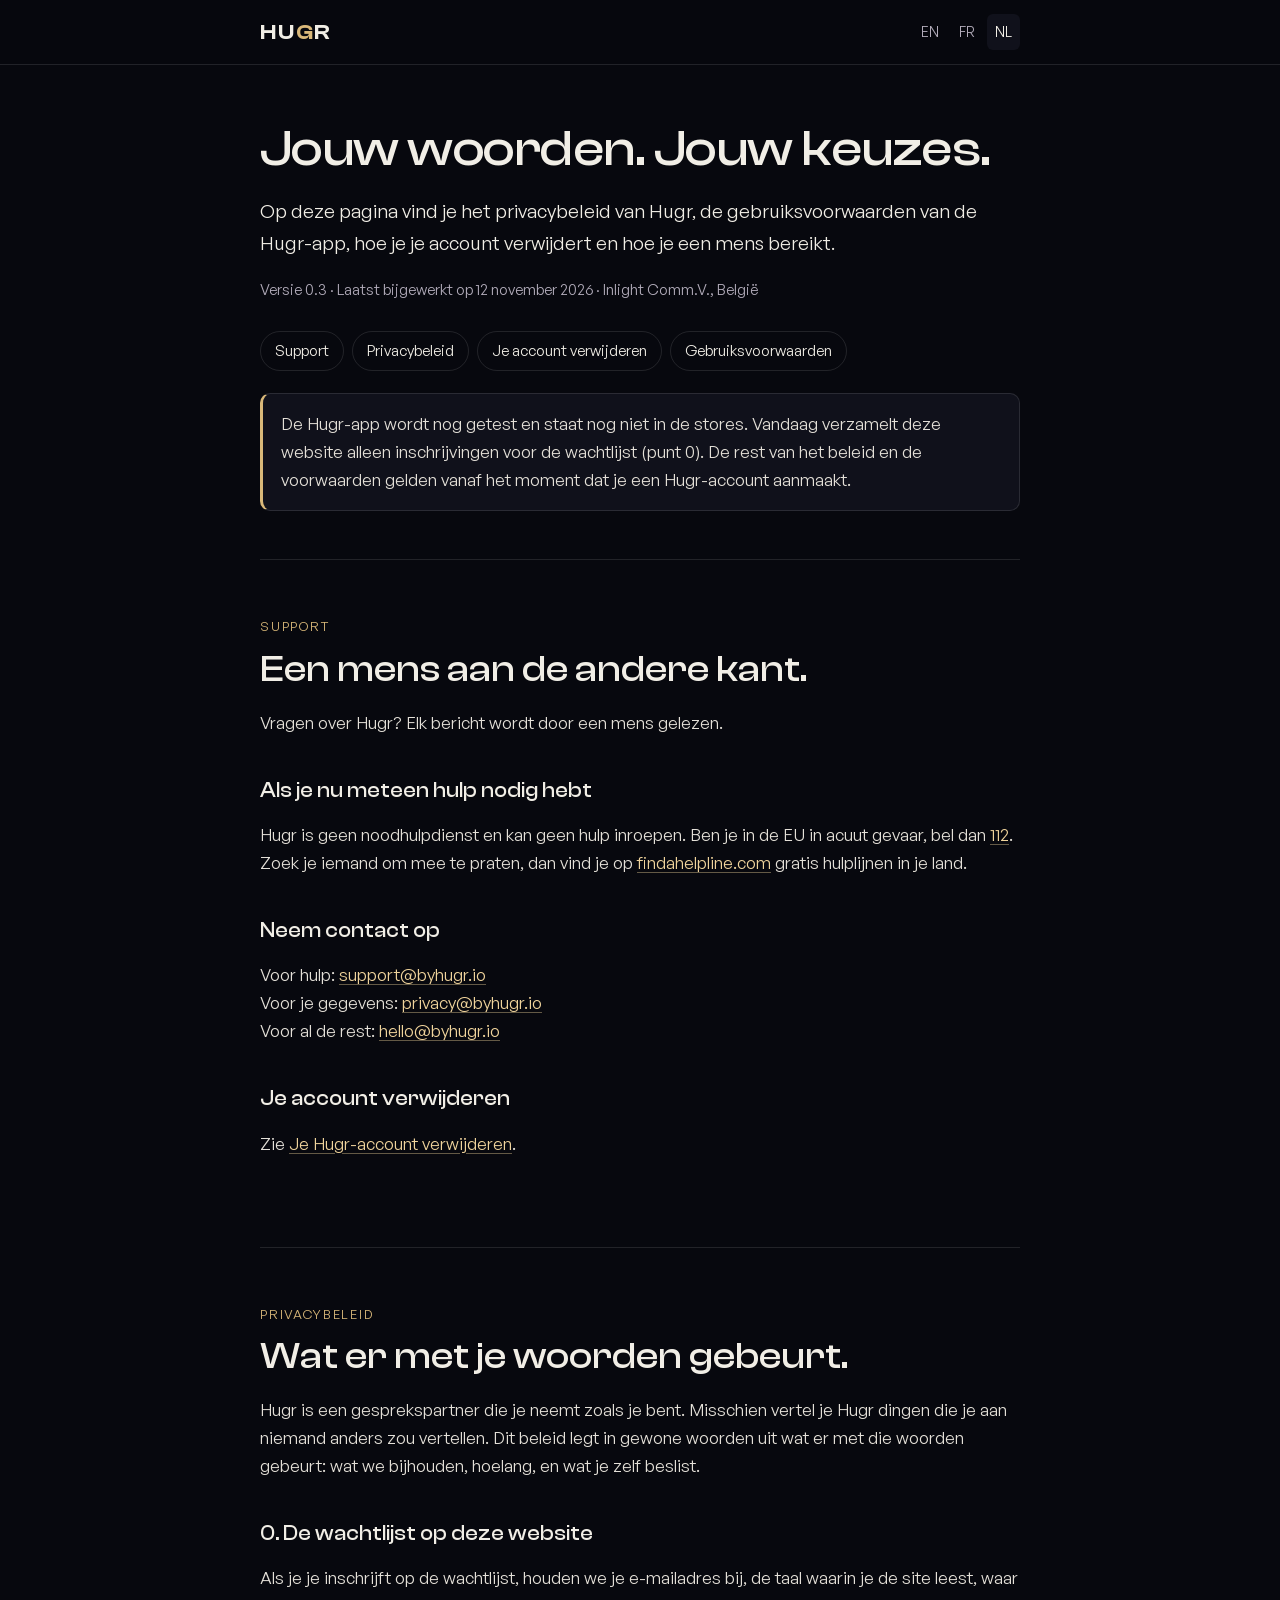
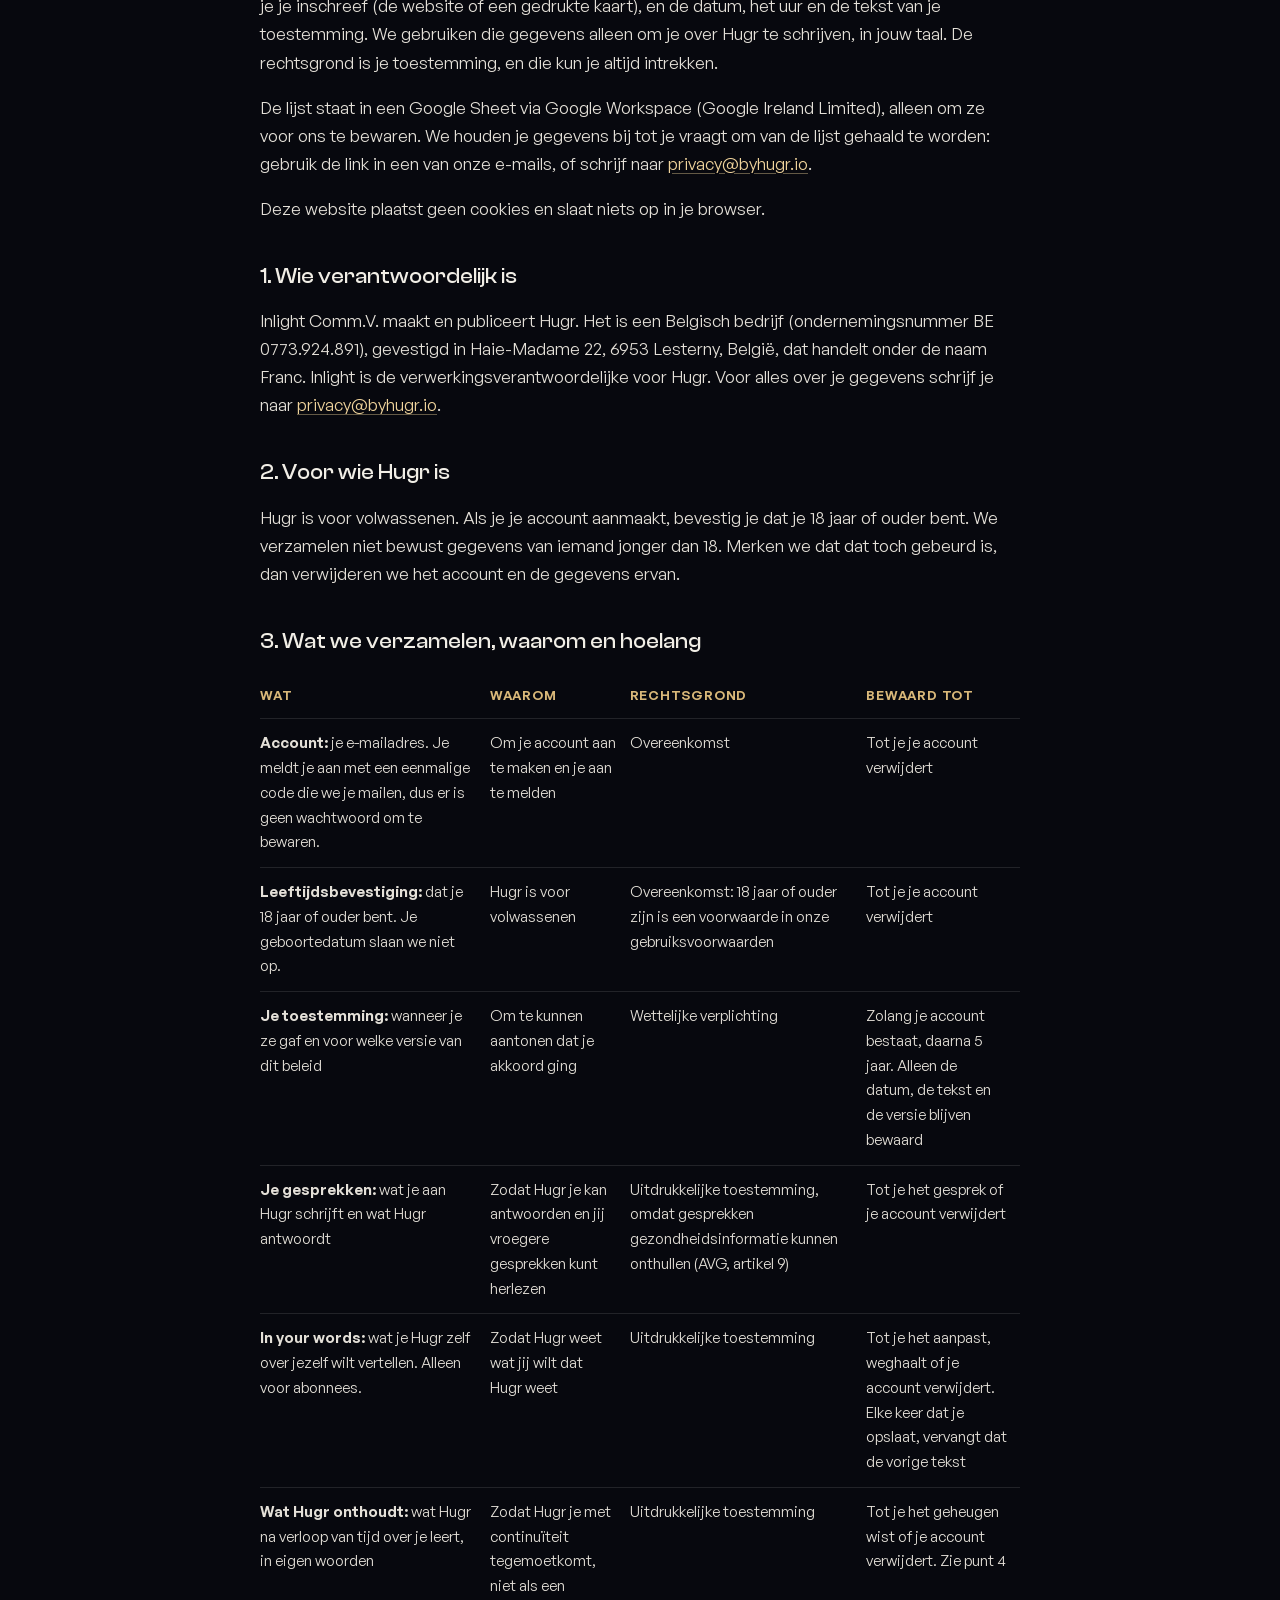
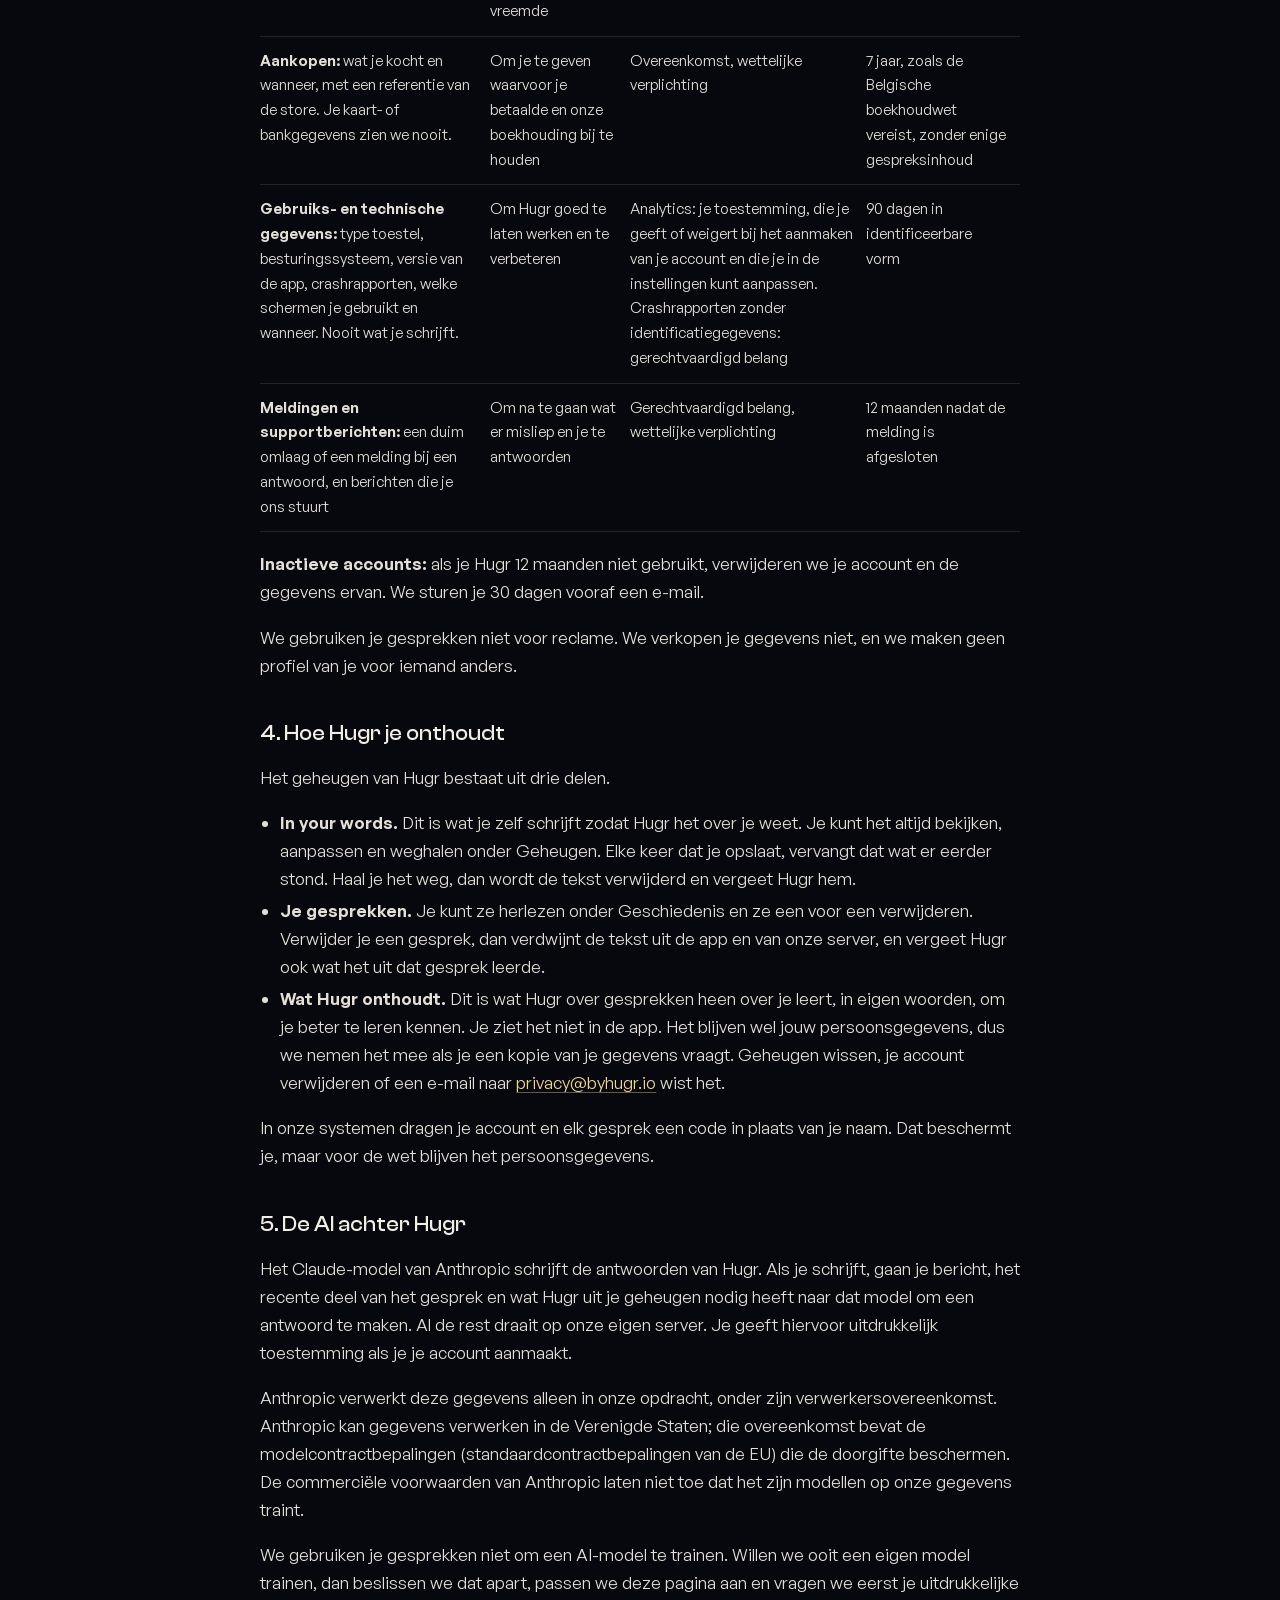
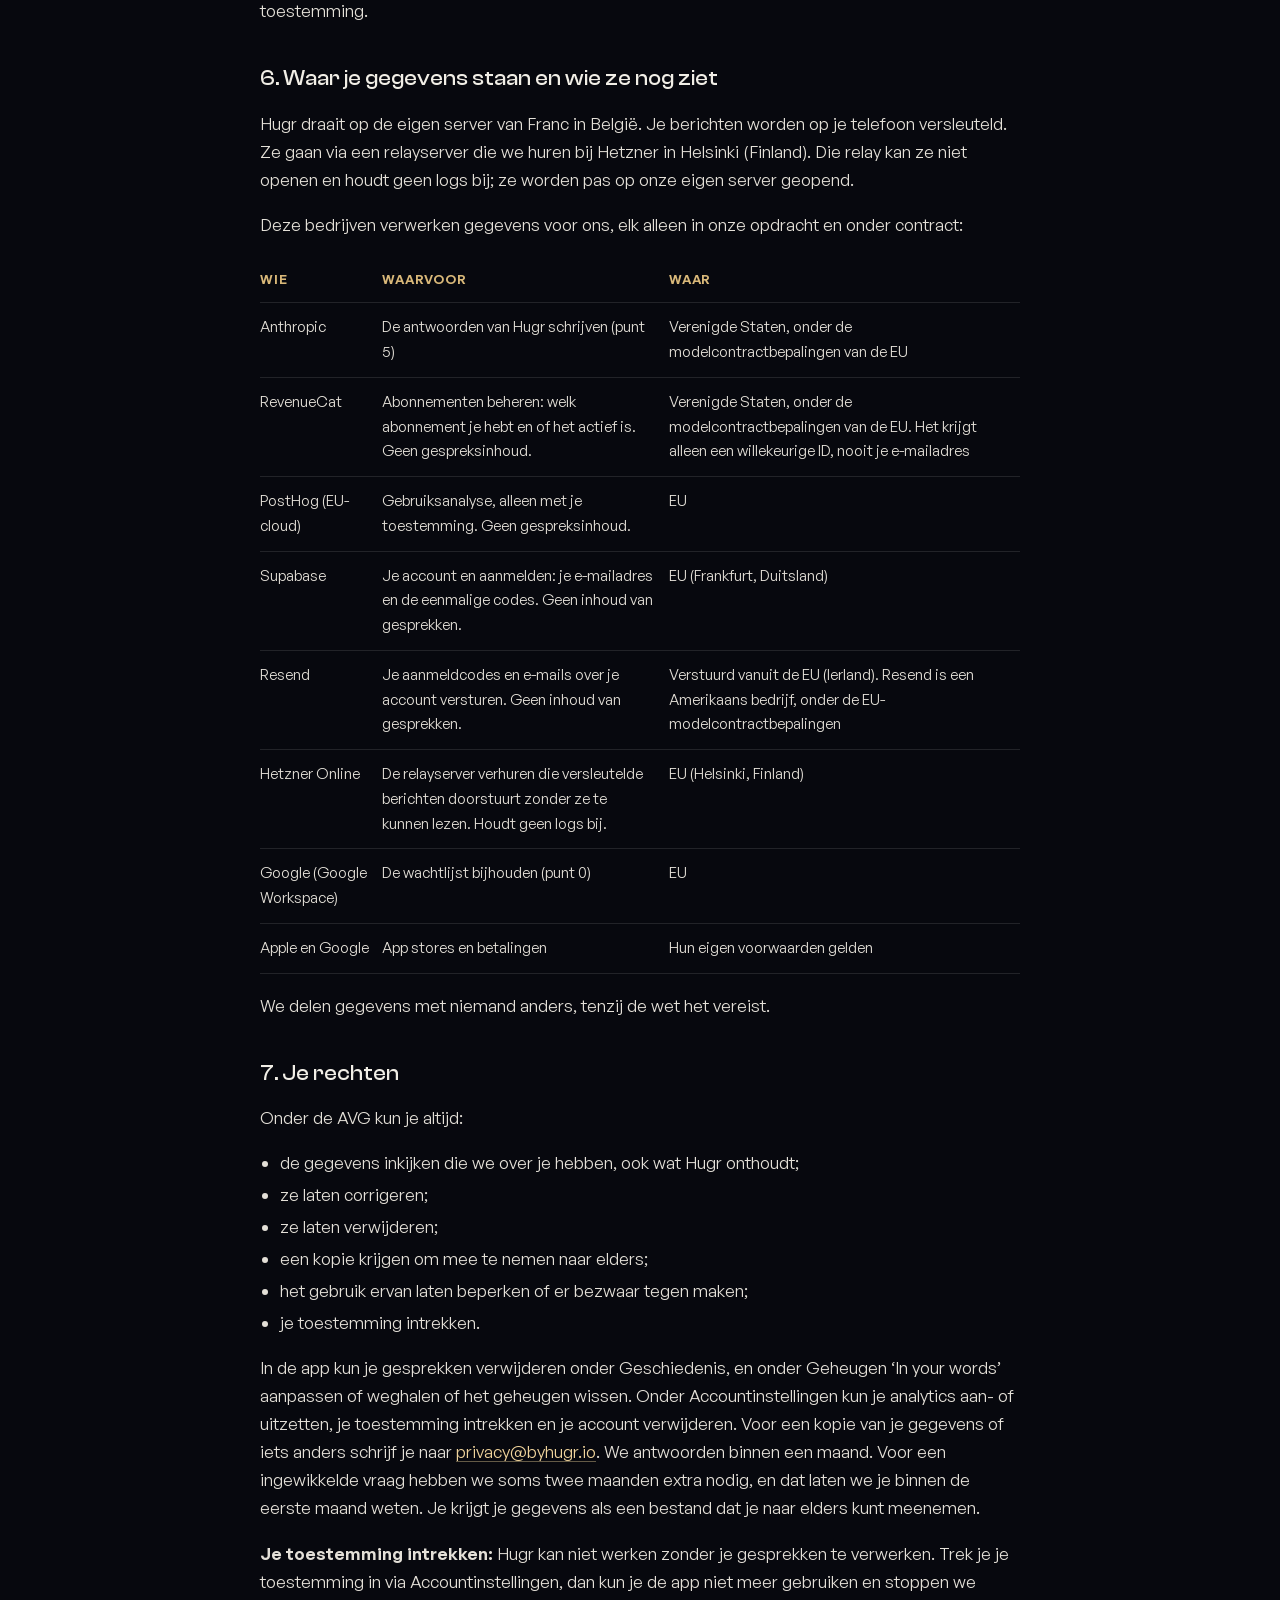
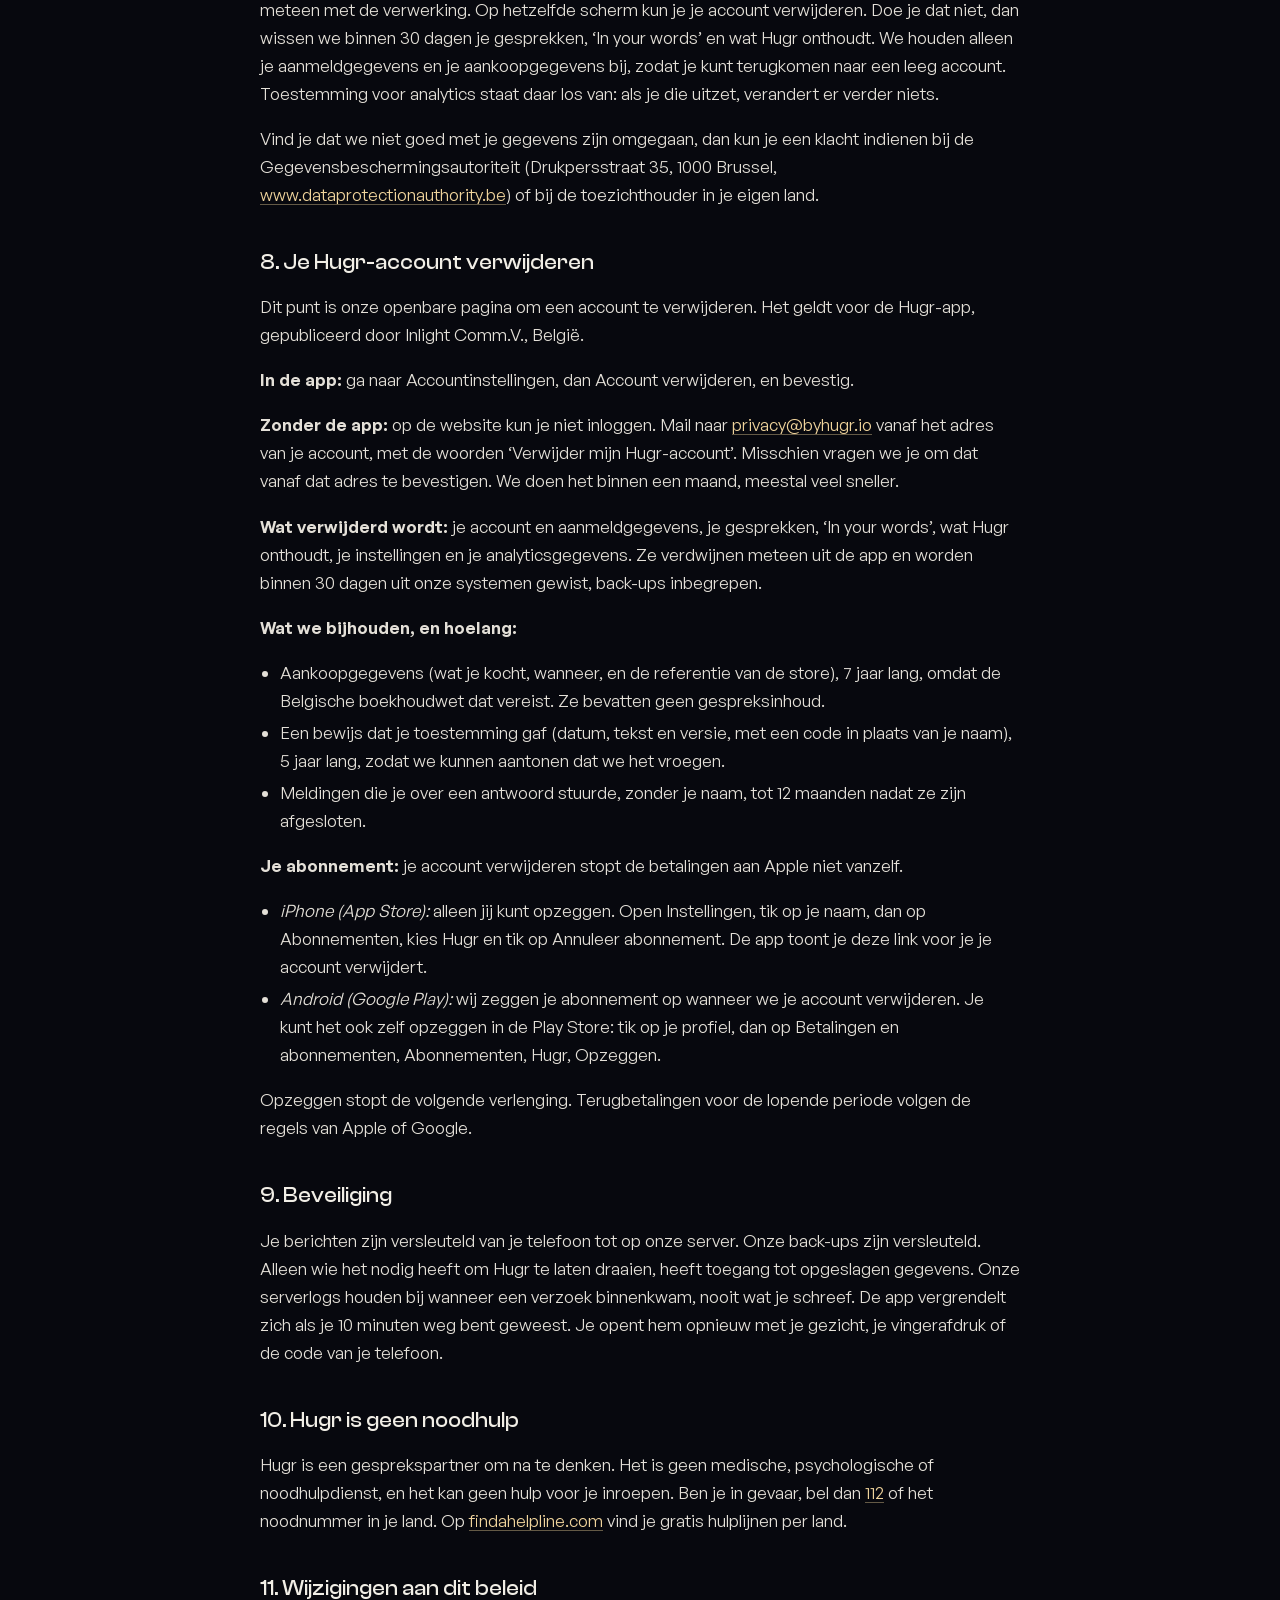
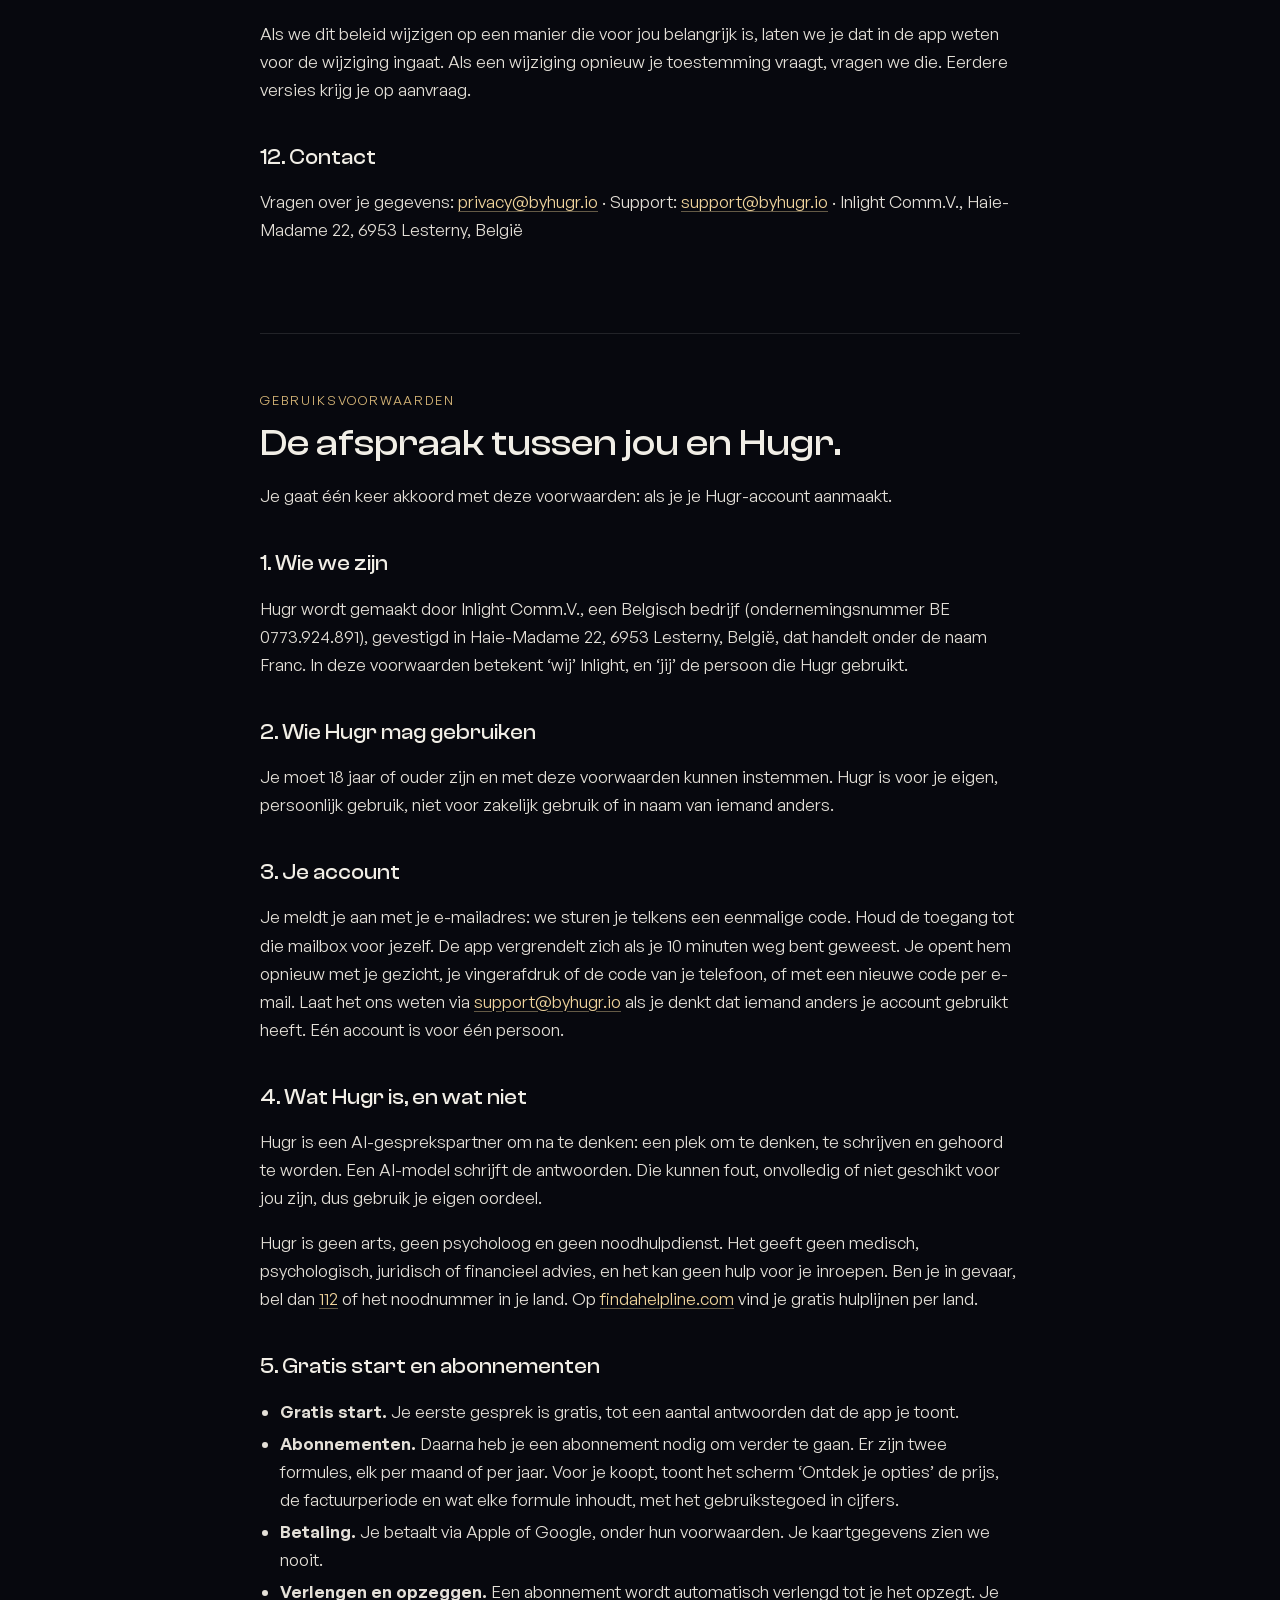
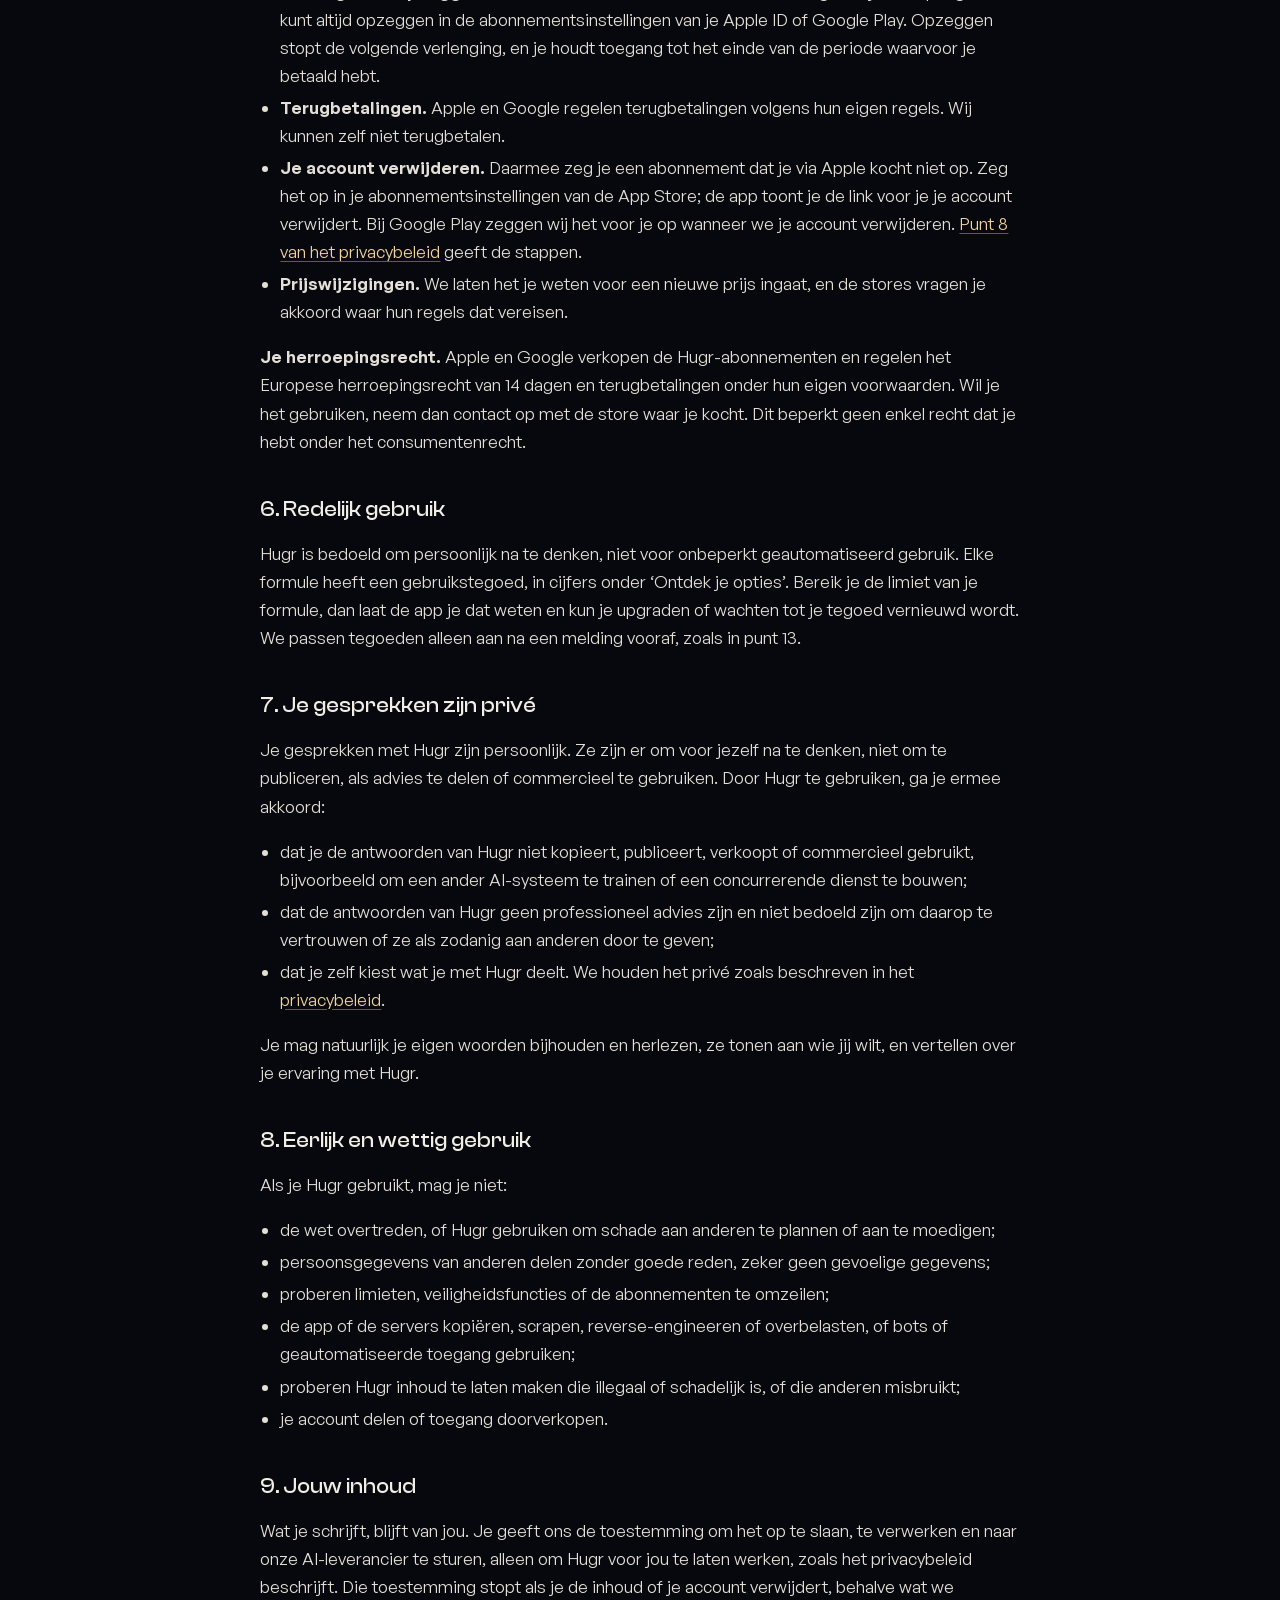
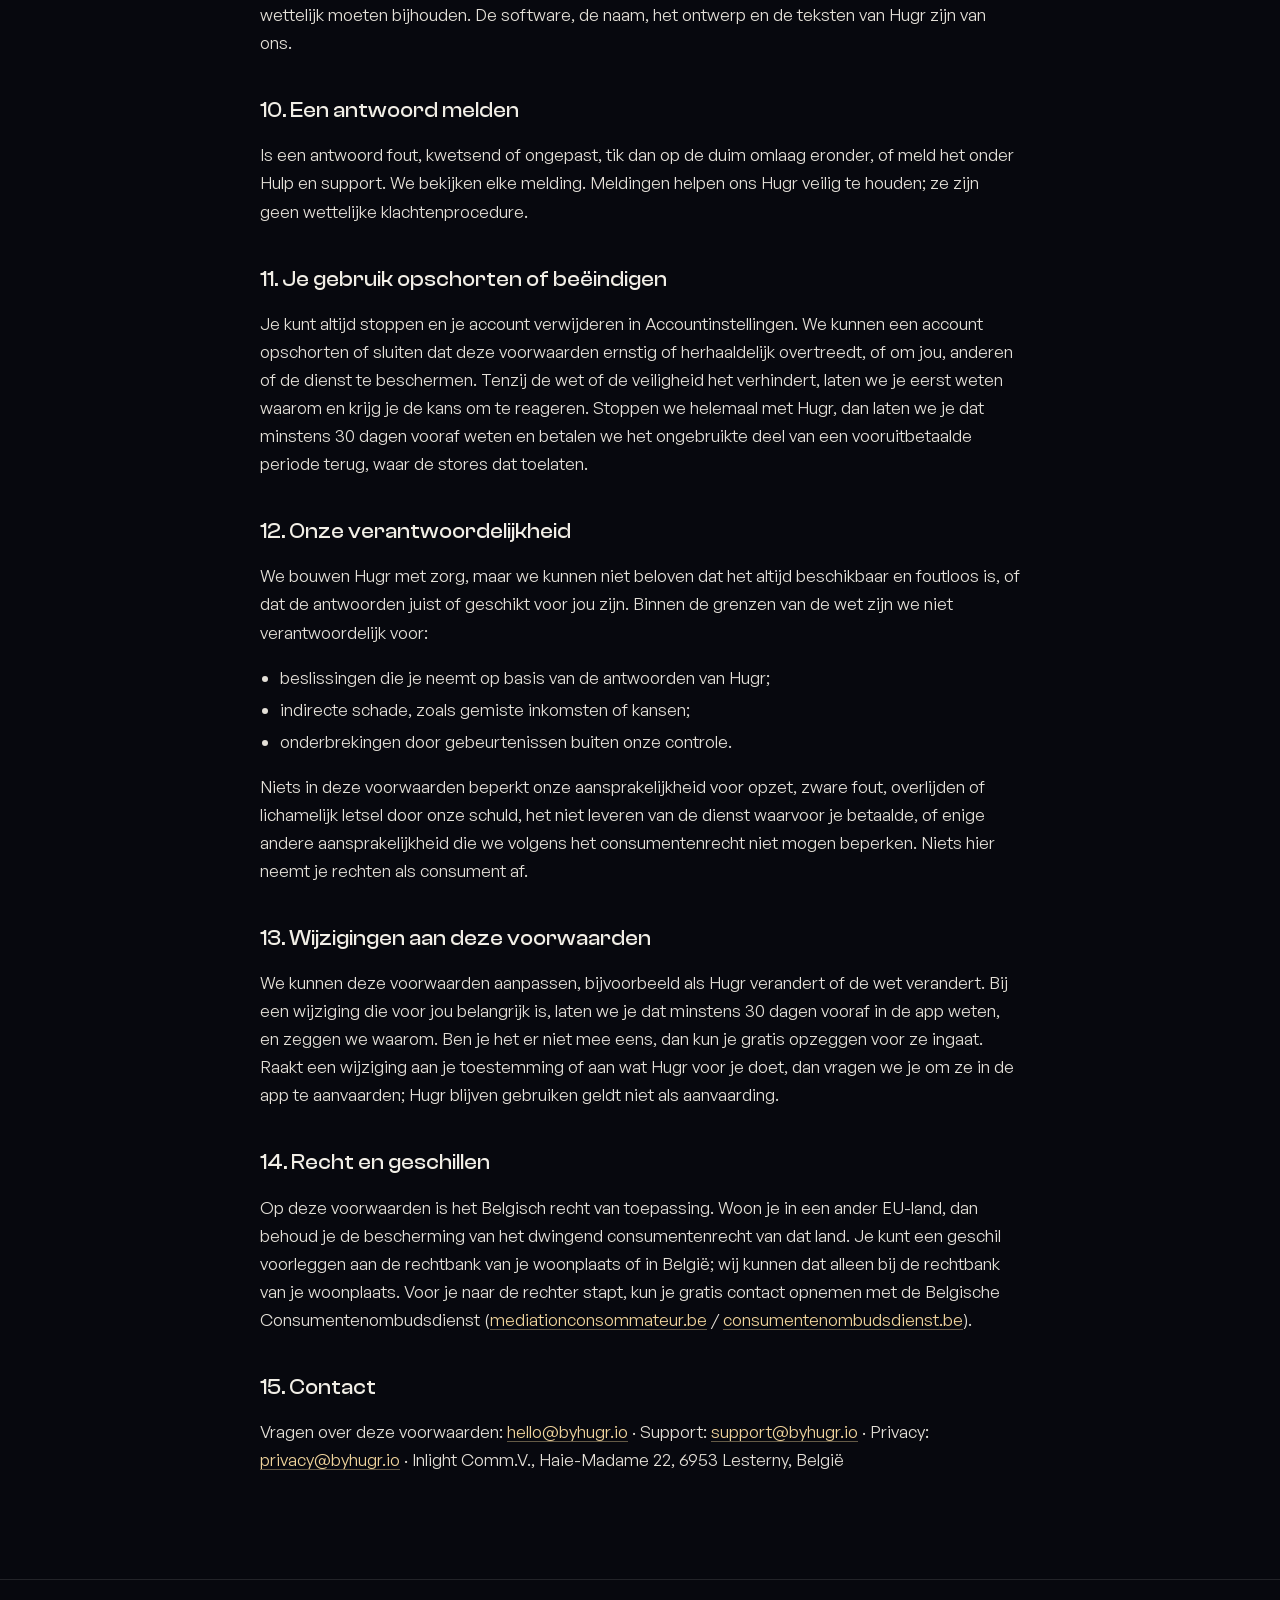
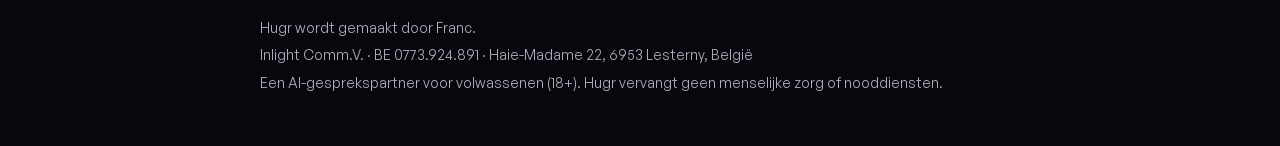
<file: nl/legal.html>
<!DOCTYPE html>
<html lang="nl">
<head>
<meta charset="utf-8">
<meta name="viewport" content="width=device-width, initial-scale=1">
<title>Privacy, voorwaarden en support · Hugr</title>
<meta name="description" content="Hoe Hugr met je woorden omgaat, de gebruiksvoorwaarden van de Hugr-app, hoe je je account verwijdert en hoe je een mens bereikt.">
<link rel="canonical" href="https://byhugr.io/nl/legal">
<link rel="alternate" hreflang="en" href="https://byhugr.io/legal">
<link rel="alternate" hreflang="fr" href="https://byhugr.io/fr/legal">
<link rel="alternate" hreflang="nl" href="https://byhugr.io/nl/legal">
<link rel="alternate" hreflang="x-default" href="https://byhugr.io/legal">
<meta name="theme-color" content="#07080e">
<link rel="icon" href="/assets/favicon.svg" type="image/svg+xml">
<link rel="icon" href="/favicon.ico" sizes="16x16 32x32 48x48">
<link rel="icon" type="image/png" sizes="32x32" href="/favicon-32.png">
<link rel="apple-touch-icon" sizes="180x180" href="/apple-touch-icon.png">
<link rel="manifest" href="/site.webmanifest">
<link rel="stylesheet" href="/fonts.css">
<style>
:root{--sans:"General Sans",system-ui,sans-serif;--display:"Clash Display",var(--sans);--space:#07080e;--surface:#10111b;--text:#f1eee6;--muted:#b1abb9;--gold:#d9b879;--gold-bright:#f0d49c;--line:#ffffff1c}
*{box-sizing:border-box}
html{scroll-behavior:smooth;scroll-padding-top:84px}
body{margin:0;background:var(--space);color:var(--text);font:17px/1.65 var(--sans);-webkit-font-smoothing:antialiased}
a{color:var(--gold-bright);text-decoration:underline;text-decoration-color:#f0d49c66;text-underline-offset:3px}
a:hover{text-decoration-color:var(--gold-bright)}
a:focus-visible{outline:2px solid var(--gold-bright);outline-offset:4px}
.wrap{width:min(760px,100% - 32px);margin-inline:auto}
header.top{position:sticky;top:0;z-index:5;background:#07080ee6;backdrop-filter:blur(10px);-webkit-backdrop-filter:blur(10px);border-bottom:1px solid var(--line)}
.bar{display:flex;align-items:center;justify-content:space-between;gap:16px;height:64px}
.wordmark{font:600 22px/1 var(--display);letter-spacing:.08em;color:var(--text);text-decoration:none}
.wordmark span{color:var(--gold)}
.langs{display:flex;gap:4px;font-size:14px}
.langs a{color:var(--muted);text-decoration:none;padding:6px 8px;border-radius:6px}
.langs a[aria-current]{color:var(--text);background:var(--surface)}
nav.toc{display:flex;flex-wrap:wrap;gap:8px;margin:28px 0 8px}
nav.toc a{font-size:15px;color:var(--text);text-decoration:none;border:1px solid var(--line);border-radius:999px;padding:7px 14px}
nav.toc a:hover{border-color:var(--gold)}
.eyebrow{font-size:13px;letter-spacing:.14em;text-transform:uppercase;color:var(--gold);margin:0 0 10px}
h1{font:500 clamp(34px,7vw,52px)/1.08 var(--display);margin:56px 0 18px;letter-spacing:-.01em}
h2{font:500 clamp(28px,5vw,38px)/1.15 var(--display);margin:0 0 14px}
h3{font:500 21px/1.3 var(--display);margin:40px 0 10px;color:var(--text)}
p,li{color:#e4e0d8}
.muted{color:var(--muted);font-size:15px}
.lede{font-size:19px;color:var(--text)}
section.doc{border-top:1px solid var(--line);padding:56px 0 24px;margin-top:48px}
.note{background:var(--surface);border:1px solid var(--line);border-left:3px solid var(--gold);border-radius:10px;padding:16px 18px;margin:22px 0}
.note p{margin:0}
.table{overflow-x:auto;margin:18px 0}
table{border-collapse:collapse;width:100%;font-size:15px;min-width:560px}
th,td{text-align:left;vertical-align:top;padding:12px 12px 12px 0;border-bottom:1px solid var(--line)}
th{font-weight:600;color:var(--gold);font-size:13px;letter-spacing:.06em;text-transform:uppercase}
td{color:#e4e0d8}
ul{padding-left:1.2em}
li{margin:4px 0}
footer{border-top:1px solid var(--line);margin-top:64px;padding:32px 0 48px;color:var(--muted);font-size:14px}
footer p{color:var(--muted);margin:4px 0}
@media (max-width:560px){body{font-size:16px}.bar{height:58px}h1{margin-top:40px}}
</style>
  <script src="/posthog.js"></script>
</head>
<body>
<header class="top">
  <div class="wrap bar">
    <a class="wordmark" href="/nl" aria-label="Hugr, startpagina">HU<span>G</span>R</a>
    <nav class="langs" aria-label="Taal">
      <a href="/legal" hreflang="en" lang="en">EN</a>
      <a href="/fr/legal" hreflang="fr" lang="fr">FR</a>
      <a href="/nl/legal" hreflang="nl" lang="nl" aria-current="page">NL</a>
    </nav>
  </div>
</header>

<main class="wrap">
  <h1>Jouw woorden. Jouw keuzes.</h1>
  <p class="lede">Op deze pagina vind je het privacybeleid van Hugr, de gebruiksvoorwaarden van de Hugr-app, hoe je je account verwijdert en hoe je een mens bereikt.</p>
  <p class="muted">Versie 0.3 · Laatst bijgewerkt op 12 november 2026 · Inlight Comm.V., België</p>
  <nav class="toc" aria-label="Op deze pagina">
    <a href="#support">Support</a>
    <a href="#privacy">Privacybeleid</a>
    <a href="#delete-account">Je account verwijderen</a>
    <a href="#terms">Gebruiksvoorwaarden</a>
  </nav>
  <div class="note"><p>De Hugr-app wordt nog getest en staat nog niet in de stores. Vandaag verzamelt deze website alleen inschrijvingen voor de wachtlijst (punt 0). De rest van het beleid en de voorwaarden gelden vanaf het moment dat je een Hugr-account aanmaakt.</p></div>

  <!-- ============================== SUPPORT ============================== -->
  <section class="doc" id="support">
    <p class="eyebrow">Support</p>
    <h2>Een mens aan de andere kant.</h2>
    <p>Vragen over Hugr? Elk bericht wordt door een mens gelezen.</p>
    <h3>Als je nu meteen hulp nodig hebt</h3>
    <p>Hugr is geen noodhulpdienst en kan geen hulp inroepen. Ben je in de EU in acuut gevaar, bel dan <a href="tel:112">112</a>. Zoek je iemand om mee te praten, dan vind je op <a href="https://findahelpline.com" rel="noopener">findahelpline.com</a> gratis hulplijnen in je land.</p>
    <h3>Neem contact op</h3>
    <p>Voor hulp: <a href="mailto:support@byhugr.io">support@byhugr.io</a><br>Voor je gegevens: <a href="mailto:privacy@byhugr.io">privacy@byhugr.io</a><br>Voor al de rest: <a href="mailto:hello@byhugr.io">hello@byhugr.io</a></p>
    <h3>Je account verwijderen</h3>
    <p>Zie <a href="#delete-account">Je Hugr-account verwijderen</a>.</p>
  </section>

  <!-- ============================== PRIVACY ============================== -->
  <section class="doc" id="privacy">
    <p class="eyebrow">Privacybeleid</p>
    <h2>Wat er met je woorden gebeurt.</h2>
    <p>Hugr is een gesprekspartner die je neemt zoals je bent. Misschien vertel je Hugr dingen die je aan niemand anders zou vertellen. Dit beleid legt in gewone woorden uit wat er met die woorden gebeurt: wat we bijhouden, hoelang, en wat je zelf beslist.</p>

    <h3 id="waitlist">0. De wachtlijst op deze website</h3>
    <p>Als je je inschrijft op de wachtlijst, houden we je e-mailadres bij, de taal waarin je de site leest, waar je je inschreef (de website of een gedrukte kaart), en de datum, het uur en de tekst van je toestemming. We gebruiken die gegevens alleen om je over Hugr te schrijven, in jouw taal. De rechtsgrond is je toestemming, en die kun je altijd intrekken.</p>
    <p>De lijst staat in een Google Sheet via Google Workspace (Google Ireland Limited), alleen om ze voor ons te bewaren. We houden je gegevens bij tot je vraagt om van de lijst gehaald te worden: gebruik de link in een van onze e-mails, of schrijf naar <a href="mailto:privacy@byhugr.io">privacy@byhugr.io</a>.</p>
    <p>Deze website plaatst geen cookies en slaat niets op in je browser.</p>

    <h3>1. Wie verantwoordelijk is</h3>
    <p>Inlight Comm.V. maakt en publiceert Hugr. Het is een Belgisch bedrijf (ondernemingsnummer BE 0773.924.891), gevestigd in Haie-Madame 22, 6953 Lesterny, België, dat handelt onder de naam Franc. Inlight is de verwerkingsverantwoordelijke voor Hugr. Voor alles over je gegevens schrijf je naar <a href="mailto:privacy@byhugr.io">privacy@byhugr.io</a>.</p>

    <h3>2. Voor wie Hugr is</h3>
    <p>Hugr is voor volwassenen. Als je je account aanmaakt, bevestig je dat je 18 jaar of ouder bent. We verzamelen niet bewust gegevens van iemand jonger dan 18. Merken we dat dat toch gebeurd is, dan verwijderen we het account en de gegevens ervan.</p>

    <h3>3. Wat we verzamelen, waarom en hoelang</h3>
    <div class="table"><table>
      <thead><tr><th>Wat</th><th>Waarom</th><th>Rechtsgrond</th><th>Bewaard tot</th></tr></thead>
      <tbody>
        <tr><td><strong>Account:</strong> je e-mailadres. Je meldt je aan met een eenmalige code die we je mailen, dus er is geen wachtwoord om te bewaren.</td><td>Om je account aan te maken en je aan te melden</td><td>Overeenkomst</td><td>Tot je je account verwijdert</td></tr>
        <tr><td><strong>Leeftijdsbevestiging:</strong> dat je 18 jaar of ouder bent. Je geboortedatum slaan we niet op.</td><td>Hugr is voor volwassenen</td><td>Overeenkomst: 18 jaar of ouder zijn is een voorwaarde in onze gebruiksvoorwaarden</td><td>Tot je je account verwijdert</td></tr>
        <tr><td><strong>Je toestemming:</strong> wanneer je ze gaf en voor welke versie van dit beleid</td><td>Om te kunnen aantonen dat je akkoord ging</td><td>Wettelijke verplichting</td><td>Zolang je account bestaat, daarna 5 jaar. Alleen de datum, de tekst en de versie blijven bewaard</td></tr>
        <tr><td><strong>Je gesprekken:</strong> wat je aan Hugr schrijft en wat Hugr antwoordt</td><td>Zodat Hugr je kan antwoorden en jij vroegere gesprekken kunt herlezen</td><td>Uitdrukkelijke toestemming, omdat gesprekken gezondheidsinformatie kunnen onthullen (AVG, artikel 9)</td><td>Tot je het gesprek of je account verwijdert</td></tr>
        <tr><td><strong>In your words:</strong> wat je Hugr zelf over jezelf wilt vertellen. Alleen voor abonnees.</td><td>Zodat Hugr weet wat jij wilt dat Hugr weet</td><td>Uitdrukkelijke toestemming</td><td>Tot je het aanpast, weghaalt of je account verwijdert. Elke keer dat je opslaat, vervangt dat de vorige tekst</td></tr>
        <tr><td><strong>Wat Hugr onthoudt:</strong> wat Hugr na verloop van tijd over je leert, in eigen woorden</td><td>Zodat Hugr je met continuïteit tegemoetkomt, niet als een vreemde</td><td>Uitdrukkelijke toestemming</td><td>Tot je het geheugen wist of je account verwijdert. Zie punt 4</td></tr>
        <tr><td><strong>Aankopen:</strong> wat je kocht en wanneer, met een referentie van de store. Je kaart- of bankgegevens zien we nooit.</td><td>Om je te geven waarvoor je betaalde en onze boekhouding bij te houden</td><td>Overeenkomst, wettelijke verplichting</td><td>7 jaar, zoals de Belgische boekhoudwet vereist, zonder enige gespreksinhoud</td></tr>
        <tr><td><strong>Gebruiks- en technische gegevens:</strong> type toestel, besturingssysteem, versie van de app, crashrapporten, welke schermen je gebruikt en wanneer. Nooit wat je schrijft.</td><td>Om Hugr goed te laten werken en te verbeteren</td><td>Analytics: je toestemming, die je geeft of weigert bij het aanmaken van je account en die je in de instellingen kunt aanpassen. Crashrapporten zonder identificatiegegevens: gerechtvaardigd belang</td><td>90 dagen in identificeerbare vorm</td></tr>
        <tr><td><strong>Meldingen en supportberichten:</strong> een duim omlaag of een melding bij een antwoord, en berichten die je ons stuurt</td><td>Om na te gaan wat er misliep en je te antwoorden</td><td>Gerechtvaardigd belang, wettelijke verplichting</td><td>12 maanden nadat de melding is afgesloten</td></tr>
      </tbody>
    </table></div>
    <p><strong>Inactieve accounts:</strong> als je Hugr 12 maanden niet gebruikt, verwijderen we je account en de gegevens ervan. We sturen je 30 dagen vooraf een e-mail.</p>
    <p>We gebruiken je gesprekken niet voor reclame. We verkopen je gegevens niet, en we maken geen profiel van je voor iemand anders.</p>

    <h3>4. Hoe Hugr je onthoudt</h3>
    <p>Het geheugen van Hugr bestaat uit drie delen.</p>
    <ul>
      <li><strong>In your words.</strong> Dit is wat je zelf schrijft zodat Hugr het over je weet. Je kunt het altijd bekijken, aanpassen en weghalen onder Geheugen. Elke keer dat je opslaat, vervangt dat wat er eerder stond. Haal je het weg, dan wordt de tekst verwijderd en vergeet Hugr hem.</li>
      <li><strong>Je gesprekken.</strong> Je kunt ze herlezen onder Geschiedenis en ze een voor een verwijderen. Verwijder je een gesprek, dan verdwijnt de tekst uit de app en van onze server, en vergeet Hugr ook wat het uit dat gesprek leerde.</li>
      <li><strong>Wat Hugr onthoudt.</strong> Dit is wat Hugr over gesprekken heen over je leert, in eigen woorden, om je beter te leren kennen. Je ziet het niet in de app. Het blijven wel jouw persoonsgegevens, dus we nemen het mee als je een kopie van je gegevens vraagt. Geheugen wissen, je account verwijderen of een e-mail naar <a href="mailto:privacy@byhugr.io">privacy@byhugr.io</a> wist het.</li>
    </ul>
    <p>In onze systemen dragen je account en elk gesprek een code in plaats van je naam. Dat beschermt je, maar voor de wet blijven het persoonsgegevens.</p>

    <h3>5. De AI achter Hugr</h3>
    <p>Het Claude-model van Anthropic schrijft de antwoorden van Hugr. Als je schrijft, gaan je bericht, het recente deel van het gesprek en wat Hugr uit je geheugen nodig heeft naar dat model om een antwoord te maken. Al de rest draait op onze eigen server. Je geeft hiervoor uitdrukkelijk toestemming als je je account aanmaakt.</p>
    <p>Anthropic verwerkt deze gegevens alleen in onze opdracht, onder zijn verwerkersovereenkomst. Anthropic kan gegevens verwerken in de Verenigde Staten; die overeenkomst bevat de modelcontractbepalingen (standaardcontractbepalingen van de EU) die de doorgifte beschermen. De commerciële voorwaarden van Anthropic laten niet toe dat het zijn modellen op onze gegevens traint.</p>
    <p>We gebruiken je gesprekken niet om een AI-model te trainen. Willen we ooit een eigen model trainen, dan beslissen we dat apart, passen we deze pagina aan en vragen we eerst je uitdrukkelijke toestemming.</p>

    <h3>6. Waar je gegevens staan en wie ze nog ziet</h3>
    <p>Hugr draait op de eigen server van Franc in België. Je berichten worden op je telefoon versleuteld. Ze gaan via een relayserver die we huren bij Hetzner in Helsinki (Finland). Die relay kan ze niet openen en houdt geen logs bij; ze worden pas op onze eigen server geopend.</p>
    <p>Deze bedrijven verwerken gegevens voor ons, elk alleen in onze opdracht en onder contract:</p>
    <div class="table"><table>
      <thead><tr><th>Wie</th><th>Waarvoor</th><th>Waar</th></tr></thead>
      <tbody>
        <tr><td>Anthropic</td><td>De antwoorden van Hugr schrijven (punt 5)</td><td>Verenigde Staten, onder de modelcontractbepalingen van de EU</td></tr>
        <tr><td>RevenueCat</td><td>Abonnementen beheren: welk abonnement je hebt en of het actief is. Geen gespreksinhoud.</td><td>Verenigde Staten, onder de modelcontractbepalingen van de EU. Het krijgt alleen een willekeurige ID, nooit je e-mailadres</td></tr>
        <tr><td>PostHog (EU-cloud)</td><td>Gebruiksanalyse, alleen met je toestemming. Geen gespreksinhoud.</td><td>EU</td></tr>
        <tr><td>Supabase</td><td>Je account en aanmelden: je e-mailadres en de eenmalige codes. Geen inhoud van gesprekken.</td><td>EU (Frankfurt, Duitsland)</td></tr>
        <tr><td>Resend</td><td>Je aanmeldcodes en e-mails over je account versturen. Geen inhoud van gesprekken.</td><td>Verstuurd vanuit de EU (Ierland). Resend is een Amerikaans bedrijf, onder de EU-modelcontractbepalingen</td></tr>
        <tr><td>Hetzner Online</td><td>De relayserver verhuren die versleutelde berichten doorstuurt zonder ze te kunnen lezen. Houdt geen logs bij.</td><td>EU (Helsinki, Finland)</td></tr>
        <tr><td>Google (Google Workspace)</td><td>De wachtlijst bijhouden (punt 0)</td><td>EU</td></tr>
        <tr><td>Apple en Google</td><td>App stores en betalingen</td><td>Hun eigen voorwaarden gelden</td></tr>
      </tbody>
    </table></div>
    <p>We delen gegevens met niemand anders, tenzij de wet het vereist.</p>

    <h3>7. Je rechten</h3>
    <p>Onder de AVG kun je altijd:</p>
    <ul>
      <li>de gegevens inkijken die we over je hebben, ook wat Hugr onthoudt;</li>
      <li>ze laten corrigeren;</li>
      <li>ze laten verwijderen;</li>
      <li>een kopie krijgen om mee te nemen naar elders;</li>
      <li>het gebruik ervan laten beperken of er bezwaar tegen maken;</li>
      <li>je toestemming intrekken.</li>
    </ul>
    <p>In de app kun je gesprekken verwijderen onder Geschiedenis, en onder Geheugen ‘In your words’ aanpassen of weghalen of het geheugen wissen. Onder Accountinstellingen kun je analytics aan- of uitzetten, je toestemming intrekken en je account verwijderen. Voor een kopie van je gegevens of iets anders schrijf je naar <a href="mailto:privacy@byhugr.io">privacy@byhugr.io</a>. We antwoorden binnen een maand. Voor een ingewikkelde vraag hebben we soms twee maanden extra nodig, en dat laten we je binnen de eerste maand weten. Je krijgt je gegevens als een bestand dat je naar elders kunt meenemen.</p>
    <p><strong>Je toestemming intrekken:</strong> Hugr kan niet werken zonder je gesprekken te verwerken. Trek je je toestemming in via Accountinstellingen, dan kun je de app niet meer gebruiken en stoppen we meteen met de verwerking. Op hetzelfde scherm kun je je account verwijderen. Doe je dat niet, dan wissen we binnen 30 dagen je gesprekken, ‘In your words’ en wat Hugr onthoudt. We houden alleen je aanmeldgegevens en je aankoopgegevens bij, zodat je kunt terugkomen naar een leeg account. Toestemming voor analytics staat daar los van: als je die uitzet, verandert er verder niets.</p>
    <p>Vind je dat we niet goed met je gegevens zijn omgegaan, dan kun je een klacht indienen bij de Gegevensbeschermingsautoriteit (Drukpersstraat 35, 1000 Brussel, <a href="https://www.dataprotectionauthority.be" rel="noopener">www.dataprotectionauthority.be</a>) of bij de toezichthouder in je eigen land.</p>

    <h3 id="delete-account">8. Je Hugr-account verwijderen</h3>
    <p>Dit punt is onze openbare pagina om een account te verwijderen. Het geldt voor de Hugr-app, gepubliceerd door Inlight Comm.V., België.</p>
    <p><strong>In de app:</strong> ga naar Accountinstellingen, dan Account verwijderen, en bevestig.</p>
    <p><strong>Zonder de app:</strong> op de website kun je niet inloggen. Mail naar <a href="mailto:privacy@byhugr.io?subject=Verwijder%20mijn%20hugr-account">privacy@byhugr.io</a> vanaf het adres van je account, met de woorden ‘Verwijder mijn Hugr-account’. Misschien vragen we je om dat vanaf dat adres te bevestigen. We doen het binnen een maand, meestal veel sneller.</p>
    <p><strong>Wat verwijderd wordt:</strong> je account en aanmeldgegevens, je gesprekken, ‘In your words’, wat Hugr onthoudt, je instellingen en je analyticsgegevens. Ze verdwijnen meteen uit de app en worden binnen 30 dagen uit onze systemen gewist, back-ups inbegrepen.</p>
    <p><strong>Wat we bijhouden, en hoelang:</strong></p>
    <ul>
      <li>Aankoopgegevens (wat je kocht, wanneer, en de referentie van de store), 7 jaar lang, omdat de Belgische boekhoudwet dat vereist. Ze bevatten geen gespreksinhoud.</li>
      <li>Een bewijs dat je toestemming gaf (datum, tekst en versie, met een code in plaats van je naam), 5 jaar lang, zodat we kunnen aantonen dat we het vroegen.</li>
      <li>Meldingen die je over een antwoord stuurde, zonder je naam, tot 12 maanden nadat ze zijn afgesloten.</li>
    </ul>
    <p><strong>Je abonnement:</strong> je account verwijderen stopt de betalingen aan Apple niet vanzelf.</p>
    <ul>
      <li><em>iPhone (App Store):</em> alleen jij kunt opzeggen. Open Instellingen, tik op je naam, dan op Abonnementen, kies Hugr en tik op Annuleer abonnement. De app toont je deze link voor je je account verwijdert.</li>
      <li><em>Android (Google Play):</em> wij zeggen je abonnement op wanneer we je account verwijderen. Je kunt het ook zelf opzeggen in de Play Store: tik op je profiel, dan op Betalingen en abonnementen, Abonnementen, Hugr, Opzeggen.</li>
    </ul>
    <p>Opzeggen stopt de volgende verlenging. Terugbetalingen voor de lopende periode volgen de regels van Apple of Google.</p>

    <h3>9. Beveiliging</h3>
    <p>Je berichten zijn versleuteld van je telefoon tot op onze server. Onze back-ups zijn versleuteld. Alleen wie het nodig heeft om Hugr te laten draaien, heeft toegang tot opgeslagen gegevens. Onze serverlogs houden bij wanneer een verzoek binnenkwam, nooit wat je schreef. De app vergrendelt zich als je 10 minuten weg bent geweest. Je opent hem opnieuw met je gezicht, je vingerafdruk of de code van je telefoon.</p>

    <h3>10. Hugr is geen noodhulp</h3>
    <p>Hugr is een gesprekspartner om na te denken. Het is geen medische, psychologische of noodhulpdienst, en het kan geen hulp voor je inroepen. Ben je in gevaar, bel dan <a href="tel:112">112</a> of het noodnummer in je land. Op <a href="https://findahelpline.com" rel="noopener">findahelpline.com</a> vind je gratis hulplijnen per land.</p>

    <h3>11. Wijzigingen aan dit beleid</h3>
    <p>Als we dit beleid wijzigen op een manier die voor jou belangrijk is, laten we je dat in de app weten voor de wijziging ingaat. Als een wijziging opnieuw je toestemming vraagt, vragen we die. Eerdere versies krijg je op aanvraag.</p>

    <h3>12. Contact</h3>
    <p>Vragen over je gegevens: <a href="mailto:privacy@byhugr.io">privacy@byhugr.io</a> · Support: <a href="mailto:support@byhugr.io">support@byhugr.io</a> · Inlight Comm.V., Haie-Madame 22, 6953 Lesterny, België</p>
  </section>

  <!-- ============================== TERMS ============================== -->
  <section class="doc" id="terms">
    <p class="eyebrow">Gebruiksvoorwaarden</p>
    <h2>De afspraak tussen jou en Hugr.</h2>
    <p>Je gaat één keer akkoord met deze voorwaarden: als je je Hugr-account aanmaakt.</p>

    <h3>1. Wie we zijn</h3>
    <p>Hugr wordt gemaakt door Inlight Comm.V., een Belgisch bedrijf (ondernemingsnummer BE 0773.924.891), gevestigd in Haie-Madame 22, 6953 Lesterny, België, dat handelt onder de naam Franc. In deze voorwaarden betekent ‘wij’ Inlight, en ‘jij’ de persoon die Hugr gebruikt.</p>

    <h3>2. Wie Hugr mag gebruiken</h3>
    <p>Je moet 18 jaar of ouder zijn en met deze voorwaarden kunnen instemmen. Hugr is voor je eigen, persoonlijk gebruik, niet voor zakelijk gebruik of in naam van iemand anders.</p>

    <h3>3. Je account</h3>
    <p>Je meldt je aan met je e-mailadres: we sturen je telkens een eenmalige code. Houd de toegang tot die mailbox voor jezelf. De app vergrendelt zich als je 10 minuten weg bent geweest. Je opent hem opnieuw met je gezicht, je vingerafdruk of de code van je telefoon, of met een nieuwe code per e-mail. Laat het ons weten via <a href="mailto:support@byhugr.io">support@byhugr.io</a> als je denkt dat iemand anders je account gebruikt heeft. Eén account is voor één persoon.</p>

    <h3>4. Wat Hugr is, en wat niet</h3>
    <p>Hugr is een AI-gesprekspartner om na te denken: een plek om te denken, te schrijven en gehoord te worden. Een AI-model schrijft de antwoorden. Die kunnen fout, onvolledig of niet geschikt voor jou zijn, dus gebruik je eigen oordeel.</p>
    <p>Hugr is geen arts, geen psycholoog en geen noodhulpdienst. Het geeft geen medisch, psychologisch, juridisch of financieel advies, en het kan geen hulp voor je inroepen. Ben je in gevaar, bel dan <a href="tel:112">112</a> of het noodnummer in je land. Op <a href="https://findahelpline.com" rel="noopener">findahelpline.com</a> vind je gratis hulplijnen per land.</p>

    <h3>5. Gratis start en abonnementen</h3>
    <ul>
      <li><strong>Gratis start.</strong> Je eerste gesprek is gratis, tot een aantal antwoorden dat de app je toont.</li>
      <li><strong>Abonnementen.</strong> Daarna heb je een abonnement nodig om verder te gaan. Er zijn twee formules, elk per maand of per jaar. Voor je koopt, toont het scherm ‘Ontdek je opties’ de prijs, de factuurperiode en wat elke formule inhoudt, met het gebruikstegoed in cijfers.</li>
      <li><strong>Betaling.</strong> Je betaalt via Apple of Google, onder hun voorwaarden. Je kaartgegevens zien we nooit.</li>
      <li><strong>Verlengen en opzeggen.</strong> Een abonnement wordt automatisch verlengd tot je het opzegt. Je kunt altijd opzeggen in de abonnementsinstellingen van je Apple ID of Google Play. Opzeggen stopt de volgende verlenging, en je houdt toegang tot het einde van de periode waarvoor je betaald hebt.</li>
      <li><strong>Terugbetalingen.</strong> Apple en Google regelen terugbetalingen volgens hun eigen regels. Wij kunnen zelf niet terugbetalen.</li>
      <li><strong>Je account verwijderen.</strong> Daarmee zeg je een abonnement dat je via Apple kocht niet op. Zeg het op in je abonnementsinstellingen van de App Store; de app toont je de link voor je je account verwijdert. Bij Google Play zeggen wij het voor je op wanneer we je account verwijderen. <a href="#delete-account">Punt 8 van het privacybeleid</a> geeft de stappen.</li>
      <li><strong>Prijswijzigingen.</strong> We laten het je weten voor een nieuwe prijs ingaat, en de stores vragen je akkoord waar hun regels dat vereisen.</li>
    </ul>
    <p><strong>Je herroepingsrecht.</strong> Apple en Google verkopen de Hugr-abonnementen en regelen het Europese herroepingsrecht van 14 dagen en terugbetalingen onder hun eigen voorwaarden. Wil je het gebruiken, neem dan contact op met de store waar je kocht. Dit beperkt geen enkel recht dat je hebt onder het consumentenrecht.</p>

    <h3>6. Redelijk gebruik</h3>
    <p>Hugr is bedoeld om persoonlijk na te denken, niet voor onbeperkt geautomatiseerd gebruik. Elke formule heeft een gebruikstegoed, in cijfers onder ‘Ontdek je opties’. Bereik je de limiet van je formule, dan laat de app je dat weten en kun je upgraden of wachten tot je tegoed vernieuwd wordt. We passen tegoeden alleen aan na een melding vooraf, zoals in punt 13.</p>

    <h3>7. Je gesprekken zijn privé</h3>
    <p>Je gesprekken met Hugr zijn persoonlijk. Ze zijn er om voor jezelf na te denken, niet om te publiceren, als advies te delen of commercieel te gebruiken. Door Hugr te gebruiken, ga je ermee akkoord:</p>
    <ul>
      <li>dat je de antwoorden van Hugr niet kopieert, publiceert, verkoopt of commercieel gebruikt, bijvoorbeeld om een ander AI-systeem te trainen of een concurrerende dienst te bouwen;</li>
      <li>dat de antwoorden van Hugr geen professioneel advies zijn en niet bedoeld zijn om daarop te vertrouwen of ze als zodanig aan anderen door te geven;</li>
      <li>dat je zelf kiest wat je met Hugr deelt. We houden het privé zoals beschreven in het <a href="#privacy">privacybeleid</a>.</li>
    </ul>
    <p>Je mag natuurlijk je eigen woorden bijhouden en herlezen, ze tonen aan wie jij wilt, en vertellen over je ervaring met Hugr.</p>

    <h3>8. Eerlijk en wettig gebruik</h3>
    <p>Als je Hugr gebruikt, mag je niet:</p>
    <ul>
      <li>de wet overtreden, of Hugr gebruiken om schade aan anderen te plannen of aan te moedigen;</li>
      <li>persoonsgegevens van anderen delen zonder goede reden, zeker geen gevoelige gegevens;</li>
      <li>proberen limieten, veiligheidsfuncties of de abonnementen te omzeilen;</li>
      <li>de app of de servers kopiëren, scrapen, reverse-engineeren of overbelasten, of bots of geautomatiseerde toegang gebruiken;</li>
      <li>proberen Hugr inhoud te laten maken die illegaal of schadelijk is, of die anderen misbruikt;</li>
      <li>je account delen of toegang doorverkopen.</li>
    </ul>

    <h3>9. Jouw inhoud</h3>
    <p>Wat je schrijft, blijft van jou. Je geeft ons de toestemming om het op te slaan, te verwerken en naar onze AI-leverancier te sturen, alleen om Hugr voor jou te laten werken, zoals het privacybeleid beschrijft. Die toestemming stopt als je de inhoud of je account verwijdert, behalve wat we wettelijk moeten bijhouden. De software, de naam, het ontwerp en de teksten van Hugr zijn van ons.</p>

    <h3>10. Een antwoord melden</h3>
    <p>Is een antwoord fout, kwetsend of ongepast, tik dan op de duim omlaag eronder, of meld het onder Hulp en support. We bekijken elke melding. Meldingen helpen ons Hugr veilig te houden; ze zijn geen wettelijke klachtenprocedure.</p>

    <h3>11. Je gebruik opschorten of beëindigen</h3>
    <p>Je kunt altijd stoppen en je account verwijderen in Accountinstellingen. We kunnen een account opschorten of sluiten dat deze voorwaarden ernstig of herhaaldelijk overtreedt, of om jou, anderen of de dienst te beschermen. Tenzij de wet of de veiligheid het verhindert, laten we je eerst weten waarom en krijg je de kans om te reageren. Stoppen we helemaal met Hugr, dan laten we je dat minstens 30 dagen vooraf weten en betalen we het ongebruikte deel van een vooruitbetaalde periode terug, waar de stores dat toelaten.</p>

    <h3>12. Onze verantwoordelijkheid</h3>
    <p>We bouwen Hugr met zorg, maar we kunnen niet beloven dat het altijd beschikbaar en foutloos is, of dat de antwoorden juist of geschikt voor jou zijn. Binnen de grenzen van de wet zijn we niet verantwoordelijk voor:</p>
    <ul>
      <li>beslissingen die je neemt op basis van de antwoorden van Hugr;</li>
      <li>indirecte schade, zoals gemiste inkomsten of kansen;</li>
      <li>onderbrekingen door gebeurtenissen buiten onze controle.</li>
    </ul>
    <p>Niets in deze voorwaarden beperkt onze aansprakelijkheid voor opzet, zware fout, overlijden of lichamelijk letsel door onze schuld, het niet leveren van de dienst waarvoor je betaalde, of enige andere aansprakelijkheid die we volgens het consumentenrecht niet mogen beperken. Niets hier neemt je rechten als consument af.</p>

    <h3>13. Wijzigingen aan deze voorwaarden</h3>
    <p>We kunnen deze voorwaarden aanpassen, bijvoorbeeld als Hugr verandert of de wet verandert. Bij een wijziging die voor jou belangrijk is, laten we je dat minstens 30 dagen vooraf in de app weten, en zeggen we waarom. Ben je het er niet mee eens, dan kun je gratis opzeggen voor ze ingaat. Raakt een wijziging aan je toestemming of aan wat Hugr voor je doet, dan vragen we je om ze in de app te aanvaarden; Hugr blijven gebruiken geldt niet als aanvaarding.</p>

    <h3>14. Recht en geschillen</h3>
    <p>Op deze voorwaarden is het Belgisch recht van toepassing. Woon je in een ander EU-land, dan behoud je de bescherming van het dwingend consumentenrecht van dat land. Je kunt een geschil voorleggen aan de rechtbank van je woonplaats of in België; wij kunnen dat alleen bij de rechtbank van je woonplaats. Voor je naar de rechter stapt, kun je gratis contact opnemen met de Belgische Consumentenombudsdienst (<a href="https://mediationconsommateur.be" rel="noopener">mediationconsommateur.be</a> / <a href="https://consumentenombudsdienst.be" rel="noopener">consumentenombudsdienst.be</a>).</p>

    <h3>15. Contact</h3>
    <p>Vragen over deze voorwaarden: <a href="mailto:hello@byhugr.io">hello@byhugr.io</a> · Support: <a href="mailto:support@byhugr.io">support@byhugr.io</a> · Privacy: <a href="mailto:privacy@byhugr.io">privacy@byhugr.io</a> · Inlight Comm.V., Haie-Madame 22, 6953 Lesterny, België</p>
  </section>

</main>

<footer>
  <div class="wrap">
    <p>Hugr wordt gemaakt door Franc.</p>
    <p>Inlight Comm.V. · BE 0773.924.891 · Haie-Madame 22, 6953 Lesterny, België</p>
    <p>Een AI-gesprekspartner voor volwassenen (18+). Hugr vervangt geen menselijke zorg of nooddiensten.</p>
  </div>
</footer>
<script>
/* /terms and /support land on this page; jump to the matching section. */
(function(){var p=location.pathname.replace(/\/+$/,"").split("/").pop();var map={terms:"terms",conditions:"terms",voorwaarden:"terms",support:"support",aide:"support",hulp:"support"};var id=location.hash?decodeURIComponent(location.hash.slice(1)):map[p];if(!id)return;function go(){var el=document.getElementById(id);if(el)el.scrollIntoView();}go();window.addEventListener("load",go);if(document.fonts&&document.fonts.ready)document.fonts.ready.then(go);})();
</script>
</body>
</html>
</file>
<file: fonts.css>
@font-face {
  font-family: "Clash Display";
  src: url("./assets/clash-display-400.woff2") format("woff2");
  font-weight: 400;
  font-style: normal;
  font-display: swap;
}
@font-face {
  font-family: "Clash Display";
  src: url("./assets/clash-display-500.woff2") format("woff2");
  font-weight: 500;
  font-style: normal;
  font-display: swap;
}
@font-face {
  font-family: "Clash Display";
  src: url("./assets/clash-display-600.woff2") format("woff2");
  font-weight: 600;
  font-style: normal;
  font-display: swap;
}
@font-face {
  font-family: "General Sans";
  src: url("./assets/general-sans-400.woff2") format("woff2");
  font-weight: 400;
  font-style: normal;
  font-display: swap;
}
@font-face {
  font-family: "General Sans";
  src: url("./assets/general-sans-500.woff2") format("woff2");
  font-weight: 500;
  font-style: normal;
  font-display: swap;
}
@font-face {
  font-family: "General Sans";
  src: url("./assets/general-sans-600.woff2") format("woff2");
  font-weight: 600;
  font-style: normal;
  font-display: swap;
}
</file>
<file: styles.css>
/* hugr V2 — The connection comes alive. */
:root {
  --sans: "General Sans", sans-serif;
  --display: "Clash Display", sans-serif;
  --ease: cubic-bezier(0.2, 0.7, 0.2, 1);
  --space: #07080e;
  --surface: #10111b;
  --text: #f1eee6;
  --muted: #b1abb9;
  --gold: #d9b879;
  --gold-bright: #f0d49c;
  --line: #ffffff1c;
  --violet: #969abf;
}
* {
  box-sizing: border-box;
}
html {
  scroll-behavior: smooth;
  scroll-padding-top: 45px;
}
body {
  margin: 0;
  background: var(--space);
  color: var(--text);
  font: 17px/1.65 var(--sans);
  -webkit-font-smoothing: antialiased;
  isolation: isolate;
}
button,
input,
select {
  font: inherit;
}
button,
a {
  -webkit-tap-highlight-color: transparent;
  touch-action: manipulation;
}
a {
  color: inherit;
  text-decoration: none;
}
button {
  color: inherit;
  cursor: pointer;
  background: none;
  border: 0;
}
button:disabled {
  cursor: default;
}
a:focus-visible,
button:focus-visible,
summary:focus-visible,
input:focus-visible {
  outline: 2px solid var(--gold-bright);
  outline-offset: 6px;
}
::selection {
  background: var(--gold);
  color: var(--space);
}
p,
h1,
h2,
h3,
figure,
blockquote {
  margin: 0;
}
h1,
h2,
h3,
blockquote {
  font-weight: 400;
}
em {
  font-family: var(--display);
  font-weight: 400;
  color: var(--gold);
}
.wrap {
  width: min(1280px, 100%);
  margin-inline: auto;
  padding-inline: 72px;
}
.eyebrow {
  font-size: 0.75rem;
  letter-spacing: 0.16em;
  text-transform: uppercase;
  line-height: 1.6;
  color: #c7bea9;
  font-weight: 500;
}
h2 {
  font: clamp(3.4rem, 5.3vw, 5.5rem)/1.06 var(--display);
  letter-spacing: -0.026em;
}
.universe {
  position: fixed;
  inset: 0;
  z-index: -1;
  overflow: hidden;
  pointer-events: none;
}
#presence {
  width: 100%;
  height: 100%;
  display: block;
}
.universe-vignette {
  position: absolute;
  inset: 0;
  background: radial-gradient(
    ellipse at 50% 40%,
    #07080e08,
    transparent 40%,
    #07080e66 100%
  );
}
.reading-progress {
  position: fixed;
  top: 0;
  height: 2px;
  width: 100%;
  transform: scaleX(0);
  transform-origin: left;
  background: var(--gold);
  z-index: 50;
}
.skip-link {
  position: fixed;
  top: -100px;
  left: 16px;
  background: var(--gold);
  color: var(--space);
  padding: 10px 16px;
  border-radius: 8px;
  z-index: 100;
}
.skip-link:focus {
  top: 16px;
}
.site-header {
  width: 100%;
  max-width: none;
  height: 104px;
  padding-inline: 4.5%;
  display: flex;
  align-items: center;
  justify-content: space-between;
  gap: 30px;
  position: relative;
  z-index: 10;
}
.wordmark {
  font-size: 3.15rem;
  line-height: 1;
  font-weight: 600;
  letter-spacing: -0.075em;
  display: inline-block;
}
.wordmark > span:first-child {
  color: var(--gold);
}

.desktop-nav {
  display: flex;
  gap: 30px;
  margin-left: 75px;
  font-size: 0.85rem;
}
.desktop-nav a {
  position: relative;
  padding: 12px 0;
  color: #c0bac8;
  transition: color 0.2s;
}
.desktop-nav a:hover {
  color: var(--gold-bright);
}
.header-end {
  display: flex;
  align-items: center;
  gap: 26px;
}
.languages {
  display: flex;
  font-size: 0.75rem;
}
.languages button {
  position: relative;
  color: var(--muted);
  min-width: 36px;
  min-height: 44px;
  padding: 0;
}
.languages button[aria-pressed="true"] {
  color: var(--text);
}
.languages button[aria-pressed="true"]:after {
  content: "";
  position: absolute;
  bottom: 5px;
  left: 13px;
  width: 10px;
  height: 2px;
  background: var(--gold);
}
.button {
  display: inline-flex;
  align-items: center;
  justify-content: center;
  gap: 28px;
  min-height: 58px;
  padding: 16px 28px;
  border-radius: 50px;
  font-size: 0.875rem;
  font-weight: 500;
  background: linear-gradient(110deg, #e3c78e, #cdb079);
  color: #18151b;
  box-shadow: 0 0 38px #d9b87918;
  transition:
    box-shadow 0.3s,
    filter 0.3s,
    background-color 0.3s,
    color 0.3s;
  line-height: 1.5;
}
.ui-icon {
  display: inline-block;
  width: 20px;
  height: 20px;
  flex: 0 0 auto;
  vertical-align: -0.2em;
}
.hero-bottom .ui-icon {
  width: 18px;
  height: 24px;
}
.replay .ui-icon {
  width: 16px;
  height: 16px;
}
.button:hover {
  box-shadow: 0 0 45px #d9b8793d;
  filter: brightness(1.06);
}
.button-small {
  background: #0b0d1490;
  border: 1px solid #d9b87944;
  color: var(--text);
  min-height: 48px;
  padding: 12px 23px;
  font-size: 0.8rem;
  box-shadow: none;
}
.button-small:hover {
  background: #25201c;
  color: var(--gold-bright);
}
.text-link,
.small-link {
  display: inline-flex;
  align-items: center;
  gap: 20px;
  font-size: 0.875rem;
  line-height: 1.6;
}
.text-link:hover,
.small-link:hover {
  color: var(--gold-bright);
}
.small-link {
  padding: 12px 0;
  border-bottom: 1px solid #d9b87955;
}
.hero {
  position: relative;
  display: flex;
  align-items: center;
  flex-direction: column;
  min-height: calc(100svh - 104px);
  padding: 55px 24px 108px;
}
.hero-copy {
  position: relative;
  width: min(1040px, 100%);
  margin: auto;
  text-align: center;
  z-index: 1;
}
.hero .eyebrow {
  display: flex;
  align-items: center;
  justify-content: center;
  gap: 12px;
  margin-bottom: 28px;
}
.little-sun {
  font-size: 1.45rem;
  line-height: 1;
  color: var(--gold);
}
h1 {
  font: clamp(4.9rem, 8.5vw, 9rem)/1 var(--display);
  letter-spacing: -0.038em;
  text-wrap: balance;
}
.hero-description {
  margin: 28px auto 0;
  max-width: 600px;
  font-size: 1.1rem;
  line-height: 1.7;
  color: #c4beca;
}
.hero-actions {
  display: flex;
  align-items: center;
  justify-content: center;
  gap: 28px;
  margin-top: 30px;
}
.hero-note {
  color: #aaa4b0;
  font-size: 0.75rem;
  line-height: 1.7;
  margin: 23px auto 0;
}

.hero-bottom {
  position: absolute;
  bottom: 20px;
  left: 4.5%;
  right: 4.5%;
  display: grid;
  grid-template-columns: 1fr 50px 1fr;
  align-items: center;
  font-size: 0.75rem;
  color: #a29caa;
  gap: 20px;
}

.hero-bottom a {
  display: flex;
  align-items: center;
  justify-content: center;
  border: 1px solid #ffffff26;
  width: 36px;
  height: 49px;
  border-radius: 30px;
  color: var(--gold);
}
.journey-nav {
  position: fixed;
  left: 21px;
  top: 50%;
  transform: translateY(-50%);
  display: flex;
  flex-direction: column;
  align-items: center;
  gap: 5px;
  z-index: 15;
  opacity: 0;
  pointer-events: none;
  transition: opacity 0.4s;
}
.has-scrolled .journey-nav {
  opacity: 1;
  pointer-events: auto;
}
.journey-nav:focus-within {
  opacity: 1;
  pointer-events: auto;
}
.journey-nav a {
  width: 28px;
  height: 34px;
  display: flex;
  align-items: center;
  justify-content: center;
  position: relative;
}
.journey-dot {
  display: block;
  width: 4px;
  height: 4px;
  border-radius: 50%;
  background: #7b7282;
  transition:
    background 0.3s,
    box-shadow 0.3s;
}
.journey-nav a[aria-current] .journey-dot {
  background: var(--gold);
  box-shadow:
    0 0 0 5px #d9b87915,
    0 0 15px #d9b87977;
}
.journey-label {
  position: absolute;
  left: 35px;
  white-space: nowrap;
  font-size: 0.75rem;
  padding: 6px 12px;
  background: #14131c;
  border: 1px solid #d9b87930;
  border-radius: 25px;
  color: var(--gold-bright);
  opacity: 0;
  transform: translateX(-5px);
  transition: 0.2s;
  pointer-events: none;
}
.journey-nav a:hover .journey-label,
.journey-nav a:focus-visible .journey-label {
  opacity: 1;
  transform: none;
}
.section {
  padding-block: 130px;
  position: relative;
}
.experience {
  overflow: clip;
  padding-top: 160px;
  background: linear-gradient(
    180deg,
    transparent,
    #07080e40 25%,
    #07080e77 75%,
    transparent
  );
}
.experience-grid {
  display: flex;
  flex-direction: column;
  align-items: center;
  gap: 65px;
}
.section-intro {
  max-width: 740px;
  text-align: center;
}
/* Local reading veils follow content height, including expanded stories and FAQ. */
:is(.section-intro, .intro-row, .principle-copy, .story-text, .faq-heading, .faq-list) {
  position: relative;
  isolation: isolate;
}
:is(.section-intro, .intro-row, .principle-copy, .story-text, .faq-heading, .faq-list)::before {
  content: "";
  position: absolute;
  inset: -32px -24px;
  z-index: -1;
  pointer-events: none;
  background: radial-gradient(ellipse at center, #07080ee0 38%, #07080ea6 68%, #07080e00 100%);
}
/* Let the living field breathe behind the conception (§02) and principles (§03) sections. */
#conception .section-intro::before,
.principles .intro-row::before,
.principles .principle-copy::before {
  background: radial-gradient(ellipse at center, #07080e80 16%, #07080e2e 52%, #07080e00 100%);
}
.section-intro h2 {
  margin: 25px 0 28px;
}
.section-intro > p:not(.eyebrow):not(.experience-note) {
  max-width: 600px;
  margin: auto;
  color: var(--muted);
  font-size: 1.05rem;
  line-height: 1.8;
}
.experience-note {
  font: italic 1.35rem var(--display);
  color: #d7c4a4;
  margin-top: 24px;
}
.conversation-space {
  width: min(620px, 100%);
  position: relative;
  padding: 18px 0;
}
.connection-halo {
  position: absolute;
  inset: -55px -100px;
  border: 1px solid #d9b87912;
  border-radius: 50%;
  transform: rotate(-16deg);
  pointer-events: none;
}
.connection-halo:before {
  content: "";
  position: absolute;
  inset: 30px -45px;
  border: 1px solid #969abf14;
  border-radius: 50%;
  transform: rotate(31deg);
}
.chat {
  position: relative;
  width: 100%;
  border: 1px solid #d9b87939;
  border-radius: 24px;
  padding: 27px 30px;
  background: linear-gradient(145deg, #15151fe8, #0a0c15f0);
  box-shadow:
    0 25px 90px #00000050,
    0 0 90px #d9b87908;
  backdrop-filter: blur(18px);
  text-align: left;
}
.chat-header {
  display: flex;
  align-items: center;
  gap: 13px;
  padding-bottom: 22px;
  margin-bottom: 26px;
  border-bottom: 1px solid var(--line);
}
.chat-glyph {
  display: flex;
  align-items: center;
  justify-content: center;
  width: 40px;
  height: 40px;
  border: 1px solid #d9b8793d;
  border-radius: 50%;
  box-shadow: 0 0 25px #d9b87910;
}
.chat-glyph i {
  display: block;
  width: 6px;
  height: 6px;
  border-radius: 50%;
  background: var(--gold-bright);
  box-shadow: 0 0 13px 4px #d9b87966;
  animation: heartbeat 3s ease-in-out infinite;
}
.chat-header strong {
  font-size: 1rem;
  font-weight: 500;
  letter-spacing: -0.04em;
  display: block;
}
.chat-header small {
  display: block;
  font-size: 0.75rem;
  line-height: 1.4;
  color: #b6adbe;
}
.chat-label {
  margin-left: auto;
  font-size: 0.75rem;
  color: #c5bca6;
  border: 1px solid #ffffff1a;
  border-radius: 20px;
  padding: 4px 10px;
}
.chat-message {
  margin-block: 24px;
  max-width: 90%;
  transition:
    opacity 0.45s,
    transform 0.45s;
}
.chat-speaker {
  font-size: 0.75rem;
  letter-spacing: 0.12em;
  text-transform: uppercase;
  color: var(--gold);
  display: block;
  margin-bottom: 6px;
}
.chat-message p {
  font-size: 0.98rem;
  line-height: 1.75;
  color: #e3dfe7;
}
.chat-message.user {
  margin-left: 45px;
  max-width: none;
}
.chat-message.user .chat-speaker {
  color: #b0b4cf;
}
.chat-message.user p {
  color: #c1bac9;
}
.chat-message.is-waiting {
  opacity: 0;
  transform: translateY(12px);
}
.chat-bottom {
  display: flex;
  justify-content: space-between;
  align-items: center;
  gap: 20px;
  padding-top: 18px;
  border-top: 1px solid var(--line);
  font-size: 0.75rem;
  color: #a69dad;
}
.replay {
  display: flex;
  align-items: center;
  gap: 6px;
  font-size: 0.75rem;
  white-space: nowrap;
  color: var(--gold);
  padding: 8px 0;
}
.replay:disabled {
  color: var(--muted);
}
.principles {
  padding-top: 140px;
}
.principles > .eyebrow {
  text-align: center;
}
.intro-row {
  text-align: center;
  max-width: 790px;
  margin: 26px auto 80px;
}
.intro-row > p {
  color: var(--muted);
  max-width: 550px;
  margin: 26px auto 0;
  font-size: 1.05rem;
}
.principle-grid {
  position: relative;
  width: min(830px, 100%);
  margin: auto;
}
.principle-thread {
  position: absolute;
  left: 42px;
  top: 40px;
  bottom: 70px;
  width: 1px;
  background: linear-gradient(
    transparent,
    #d9b87988 10%,
    #9f9bb266 65%,
    transparent
  );
}
.principle {
  position: relative;
  display: grid;
  grid-template-columns: 86px 1fr;
  gap: 38px;
  align-items: start;
  padding: 40px 0 48px;
}
.principle-top {
  width: 86px;
  height: 86px;
  border: 1px solid #d9b87933;
  border-radius: 50%;
  display: flex;
  align-items: center;
  justify-content: center;
  background: #0b0c14;
  box-shadow: 0 0 40px #d9b87908;
  position: relative;
}
.section-number {
  position: absolute;
  left: -20px;
  top: 35px;
  font-size: 0.75rem;
  color: #bcad94;
  background: var(--space);
  padding: 0 5px;
}
.principle-symbol {
  color: var(--gold);
  width: 38px;
  height: 38px;
  display: block;
}
.principle-symbol svg {
  width: 100%;
  height: 100%;
}
.principle-copy {
  padding-bottom: 40px;
  border-bottom: 1px solid var(--line);
}
.principle:last-child .principle-copy {
  border: 0;
}
.principle h3 {
  font: 2.6rem/1.15 var(--display);
  margin: 12px 0 20px;
  color: #e7dfd3;
}
.principle p {
  max-width: 620px;
  font-size: 1.05rem;
  color: var(--muted);
  line-height: 1.8;
}
.statement {
  position: relative;
  min-height: 720px;
  display: flex;
  flex-direction: column;
  align-items: center;
  justify-content: center;
  text-align: center;
  padding: 100px 10%;
  overflow: hidden;
}
.statement .eyebrow {
  margin: 30px 0 34px;
}
.statement blockquote {
  font: clamp(3.5rem, 6.9vw, 7.2rem)/1.08 var(--display);
  letter-spacing: -0.03em;
  max-width: 1060px;
  text-wrap: balance;
  text-shadow: 0 2px 30px #07080e;
}
.statement-bottom {
  margin-top: 34px;
  font-size: 1rem;
  color: #c2b9c4;
}
.heart-beacon {
  width: 78px;
  height: 78px;
  position: relative;
  display: flex;
  align-items: center;
  justify-content: center;
}
.heart-beacon span {
  position: absolute;
  inset: 0;
  border: 1px solid #d9b87966;
  border-radius: 50%;
  animation: ripple 4s infinite;
}
.heart-beacon span:nth-child(2) {
  animation-delay: 2s;
}
.heart-beacon i {
  width: 9px;
  height: 9px;
  border-radius: 50%;
  background: #f7ddaa;
  box-shadow: 0 0 22px 8px #d9b87955;
  animation: heartbeat 3s infinite;
}
.story {
  padding-block: 160px;
  background: linear-gradient(
    180deg,
    transparent,
    #07080eaa 30%,
    #07080eaa 75%,
    transparent
  );
}
.story-grid {
  display: grid;
  grid-template-columns: 0.82fr 1.18fr;
  gap: 90px;
  align-items: start;
}
.portrait {
  position: sticky;
  top: 80px;
  margin-top: 40px;
}
.portrait img {
  display: block;
  width: 100%;
  height: auto;
  aspect-ratio: 0.8;
  object-fit: cover;
  object-position: 50% 45%;
  border-radius: 220px 220px 14px 14px;
  filter: saturate(0.7);
  border: 1px solid #d9b87933;
  box-shadow: 0 0 70px #d9b8790e;
}
.portrait figcaption {
  font-size: 0.78rem;
  color: var(--muted);
  line-height: 1.7;
  margin: 23px 10px 0;
  text-align: center;
}
.portrait strong {
  display: block;
  font-size: 1rem;
  color: var(--text);
  font-weight: 500;
  margin-bottom: 5px;
}
.story h2 {
  margin: 24px 0 34px;
  font-size: clamp(3rem, 4.5vw, 4.6rem);
}
.story-text > p:not(.eyebrow):not(.signature),
.story-full p {
  color: var(--muted);
  font-size: 1.05rem;
  line-height: 1.9;
  margin-bottom: 23px;
}
.story-text .signature {
  color: #d8c29c;
  font: italic 1.65rem/1.4 var(--display);
  margin: 34px 0 23px;
  padding-left: 24px;
  border-left: 1px solid #d9b87966;
}
.story-more {
  color: var(--gold);
  margin-bottom: 22px;
}
.story-full {
  padding-top: 12px;
}
.story-full[hidden] {
  display: none;
}
.faq {
  max-width: 980px;
  padding-top: 90px;
}
.faq-heading {
  text-align: center;
  margin-bottom: 60px;
}
.faq-heading h2 {
  margin: 25px 0;
}
.faq-heading > p:not(.eyebrow) {
  color: var(--muted);
  margin-bottom: 14px;
}
.faq-heading .small-link {
  color: var(--gold);
}
.faq-list {
  border-top: 1px solid #d9b87940;
  background: #07080e70;
}
details {
  border-bottom: 1px solid var(--line);
}
summary {
  position: relative;
  list-style: none;
  cursor: pointer;
  padding: 27px 58px 27px 6px;
  font-size: 1.05rem;
  line-height: 1.5;
  transition: color 0.2s;
}
summary::-webkit-details-marker {
  display: none;
}
summary:after {
  content: "+";
  position: absolute;
  right: 8px;
  top: 24px;
  color: var(--gold);
  font-size: 1.45rem;
  font-weight: 300;
}
details[open] summary:after {
  content: "−";
}
summary:hover,
details[open] summary {
  color: var(--gold-bright);
}
details > p {
  padding: 0 55px 30px 6px;
  color: var(--muted);
  font-size: 1rem;
  line-height: 1.9;
}
.inline-link {
  display: inline;
  padding: 0;
  color: var(--gold);
  text-decoration: underline;
  text-underline-offset: 4px;
  font: inherit;
  text-align: left;
}
details a {
  color: var(--gold);
  text-decoration: underline;
  text-underline-offset: 4px;
}
.join {
  position: relative;
  min-height: 650px;
  text-align: center;
  padding: 100px 24px 120px;
  display: flex;
  align-items: center;
  justify-content: center;
  flex-direction: column;
  overflow: hidden;
}
.join h2 {
  font-size: clamp(4rem, 7vw, 7rem);
  margin: 23px 0 27px;
  max-width: 900px;
  letter-spacing: -0.025em;
}
.join > p:not(.eyebrow) {
  color: var(--muted);
  font-size: 1.05rem;
  line-height: 1.85;
}
.join .button {
  margin-top: 34px;
}
.join-note {
  display: block;
  font-size: 0.75rem;
  color: #aaa2b2;
  margin: 20px auto 0;
  max-width: 450px;
  line-height: 1.7;
}
.site-footer {
  padding-top: 48px;
  padding-bottom: 95px;
  border-top: 1px solid var(--line);
  background: linear-gradient(transparent, #07080e);
}
.footer-top {
  display: flex;
  justify-content: space-between;
  align-items: center;
  gap: 30px;
  margin-bottom: 45px;
}
.footer-brand .wordmark {
  font-size: 3.3rem;
}
.footer-brand p {
  margin-top: 16px;
  color: var(--muted);
  font: italic 1.2rem var(--display);
}
.footer-links {
  display: flex;
  align-items: center;
  gap: 28px;
  font-size: 0.85rem;
}
.footer-links button {
  padding: 12px 0;
}
.footer-links a {
  display: inline-flex;
  align-items: center;
  gap: 6px;
  padding: 12px 0;
}
.footer-links a:hover,
.footer-links button:hover {
  color: var(--gold);
}
.footer-bottom {
  display: flex;
  align-items: flex-end;
  justify-content: space-between;
  gap: 40px;
  color: #a29aa9;
  font-size: 0.75rem;
  line-height: 1.9;
}
.footer-bottom p + p {
  margin-top: 6px;
}
.disclaimer {
  max-width: 370px;
  text-align: right;
}
/* A quiet threshold, with the same light as the landscape. */
dialog {
  padding: 0;
  width: min(760px, calc(100vw - 32px));
  max-height: calc(100svh - 40px);
  border: 1px solid #d9b87938;
  border-radius: 24px;
  background: #101019;
  color: var(--text);
  overflow: hidden;
  box-shadow: 0 35px 150px #000b;
}
dialog[open] {
  display: flex;
  flex-direction: column;
}
dialog::backdrop {
  background: #03040bca;
  backdrop-filter: blur(14px);
}
.dialog-toolbar {
  display: flex;
  justify-content: flex-end;
  position: relative;
  flex-shrink: 0;
  z-index: 2;
  padding: 14px 16px 0;
}
.dialog-close {
  width: 42px;
  height: 42px;
  display: flex;
  align-items: center;
  justify-content: center;
  border: 1px solid #ffffff20;
  border-radius: 50%;
  color: #d2c8d8;
  font-size: 1.8rem;
  line-height: 1;
  background: #12131bdd;
}
.dialog-close:hover {
  color: var(--gold-bright);
  border-color: #d9b87988;
}
#dialog-content {
  overflow: auto;
  overscroll-behavior: contain;
  scrollbar-width: thin;
  scrollbar-color: #625340 transparent;
}
.dialog-body {
  padding: 10px 44px 44px;
}
.dialog-body h2 {
  font-size: 3.8rem;
  line-height: 1.05;
  margin: 20px 0 27px;
}
.dialog-body h3 {
  font-size: 1.15rem;
  font-weight: 500;
  margin: 30px 0 10px;
  color: #e4d6bc;
}
.dialog-body p,
.dialog-body li {
  font-size: 1rem;
  line-height: 1.8;
  color: #bfb6c6;
}
.dialog-body ul {
  padding-left: 22px;
}
.dialog-body li {
  margin-block: 14px;
}
.dialog-body a:not(.button) {
  color: var(--gold);
  text-decoration: underline;
  text-underline-offset: 4px;
}
.dialog-body .policy-note {
  font-size: 0.8rem;
  margin-top: 24px;
  padding-top: 20px;
  border-top: 1px solid var(--line);
}
.noscript-message {
  padding: 40px;
  background: var(--surface);
  text-align: center;
}
.motion-enabled .reveal {
  transition:
    opacity 1.2s var(--ease),
    transform 1.2s var(--ease);
}
.motion-enabled .reveal.pending {
  opacity: 0;
  transform: translateY(28px);
}
@keyframes heartbeat {
  0%,
  40%,
  100% {
    transform: scale(1);
    opacity: 0.75;
  }
  16% {
    transform: scale(1.35);
    opacity: 1;
  }
  25% {
    transform: scale(1.06);
  }
  31% {
    transform: scale(1.22);
    opacity: 1;
  }
}
@keyframes ripple {
  from {
    transform: scale(0.4);
    opacity: 0;
  }
  25% {
    opacity: 0.6;
  }
  to {
    transform: scale(1.65);
    opacity: 0;
  }
}

.motion-paused .chat-glyph i,
.motion-paused .heart-beacon * {
  animation-play-state: paused !important;
}
@media (min-width: 1500px) {
  .hero {
    padding-top: 70px;
  }
  .hero-copy {
    margin-block: auto;
  }
}
@media (min-width: 1000px) and (max-height: 800px) {
  .hero {
    padding-top: 22px;
    padding-bottom: 90px;
  }
  .hero .eyebrow {
    margin-bottom: 20px;
  }
  h1 {
    font-size: 6.9vw;
    max-width: 950px;
  }
  .hero-description {
    margin-top: 22px;
  }
  .hero-actions {
    margin-top: 24px;
  }

  .hero-note {
    margin-top: 18px;
  }
}
@media (max-width: 1150px) {
  .desktop-nav {
    margin-left: 0;
    gap: 20px;
  }
  .header-end {
    gap: 15px;
  }
  .wrap {
    padding-inline: 60px;
  }

  .story-grid {
    gap: 50px;
  }
  .journey-nav {
    left: 12px;
  }
}
@media (max-width: 900px) {
  .desktop-nav {
    display: none;
  }
  .site-header {
    height: 90px;
  }
  .hero {
    min-height: calc(100svh - 90px);
  }
  .wrap {
    padding-inline: 45px;
  }
  .section {
    padding-block: 90px;
  }
  .story-grid {
    grid-template-columns: 0.8fr 1.2fr;
    gap: 35px;
  }
  .portrait {
    top: 40px;
  }
  .story h2 {
    font-size: 3.2rem;
  }
  .story-text > p:not(.eyebrow):not(.signature) {
    font-size: 1rem;
  }
  .footer-links {
    gap: 20px;
  }
  .journey-nav {
    display: none;
  }

  .footer-bottom {
    font-size: 0.75rem;
  }
  .statement {
    min-height: 620px;
  }
  .principle h3 {
    font-size: 2.4rem;
  }
}
@media (max-width: 650px) {
  body {
    font-size: 16px;
  }
  .wrap {
    padding-inline: 25px;
  }
  .site-header {
    height: 86px;
    padding-inline: 24px;
    gap: 20px;
  }
  .wordmark {
    font-size: 2.8rem;
  }
  .header-end {
    margin-left: auto;
    gap: 0;
  }
  .site-header .button-small {
    display: none;
  }
  .languages button {
    min-width: 36px;
  }
  .hero {
    min-height: calc(100svh - 86px);
    padding: 48px 22px 106px;
  }
  .hero .eyebrow {
    font-size: 0.75rem;
    letter-spacing: 0.11em;
    gap: 0;
    margin-bottom: 25px;
  }
  .little-sun {
    display: none;
  }
  h1 {
    font-size: clamp(3.45rem, 12vw, 5rem);
    line-height: 1.06;
    letter-spacing: -0.035em;
  }
  .hero-description {
    font-size: 1rem;
    line-height: 1.7;
    margin-top: 26px;
    max-width: 360px;
  }
  .hero-actions {
    flex-direction: column;
    gap: 19px;
    margin-top: 27px;
  }
  .button {
    min-height: 55px;
    padding: 15px 24px;
    font-size: 0.875rem;
    gap: 25px;
  }
  .text-link {
    font-size: 0.8rem;
  }
  .hero-note {
    font-size: 0.75rem;
    max-width: 285px;
    line-height: 1.7;
    margin-top: 22px;
  }

  .hero-bottom {
    bottom: 24px;
    left: 23px;
    right: 23px;
    gap: 15px;
    grid-template-columns: 1fr 32px 1fr;
  }

  .hero-bottom a {
    width: 30px;
    height: 42px;
    flex-shrink: 0;
  }
  .section {
    padding-block: 85px;
  }
  h2 {
    font-size: 3.1rem;
    line-height: 1.08;
  }
  .eyebrow {
    font-size: 0.75rem;
    letter-spacing: 0.12em;
  }
  .experience {
    padding-top: 105px;
  }
  .experience-grid {
    gap: 40px;
  }
  .section-intro h2 {
    margin-top: 22px;
  }
  .section-intro > p:not(.eyebrow):not(.experience-note) {
    font-size: 1rem;
    line-height: 1.85;
  }
  .experience-note {
    font-size: 1.25rem;
  }
  .conversation-space {
    padding: 10px 0;
  }
  .connection-halo {
    inset: -18px -15px;
  }
  .connection-halo:before {
    inset: 10px 0;
  }
  .chat {
    padding: 22px 20px;
    border-radius: 21px;
  }
  .chat-header {
    gap: 10px;
    margin-bottom: 22px;
  }
  .chat-glyph {
    width: 34px;
    height: 34px;
    flex-shrink: 0;
  }
  .chat-label {
    font-size: 0.75rem;
    padding: 3px 8px;
  }
  .chat-header small {
    font-size: 0.75rem;
  }
  .chat-message p {
    font-size: 0.95rem;
  }
  .chat-message {
    max-width: 100%;
    margin-block: 22px;
  }
  .chat-message.user {
    margin-left: 17px;
  }
  .chat-speaker {
    font-size: 0.75rem;
  }
  .chat-bottom {
    font-size: 0.75rem;
    gap: 14px;
  }
  .chat-bottom > span {
    max-width: 200px;
  }
  .replay {
    font-size: 0.75rem;
  }
  .intro-row {
    margin: 22px auto 38px;
  }
  .intro-row > p {
    font-size: 1rem;
    line-height: 1.85;
  }
  .principle {
    grid-template-columns: 52px 1fr;
    gap: 21px;
    padding: 25px 0 27px;
  }
  .principle-top {
    width: 52px;
    height: 52px;
  }
  .principle-thread {
    left: 25px;
    top: 25px;
    bottom: 70px;
  }
  .principle-symbol {
    width: 27px;
    height: 27px;
  }
  .section-number {
    left: -17px;
    top: 18px;
    font-size: 0.75rem;
  }
  .principle h3 {
    font-size: 2rem;
    margin: 6px 0 17px;
    line-height: 1.15;
  }
  .principle p {
    font-size: 0.98rem;
    line-height: 1.85;
  }
  .principle-copy {
    padding-bottom: 27px;
  }
  .statement {
    min-height: 580px;
    padding: 85px 25px;
  }
  .statement blockquote {
    font-size: 3.4rem;
    line-height: 1.13;
    letter-spacing: -0.025em;
  }
  .statement .eyebrow {
    margin: 28px 0;
  }
  .statement-bottom {
    font-size: 0.95rem;
    max-width: 300px;
    margin-top: 28px;
  }
  .heart-beacon {
    width: 60px;
    height: 60px;
  }
  .story-grid {
    display: flex;
    flex-direction: column;
    gap: 45px;
  }
  .portrait {
    position: relative;
    top: auto;
    margin: 0 auto;
    width: min(290px, 90%);
  }
  .portrait img {
    aspect-ratio: 0.87;
  }
  .portrait figcaption {
    font-size: 0.75rem;
  }
  .portrait strong {
    font-size: 0.92rem;
  }
  .story-text h2 {
    font-size: 3.25rem;
    margin: 22px 0 28px;
  }
  .story-text .signature {
    font-size: 1.55rem;
    margin: 28px 0 20px;
    padding-left: 20px;
  }
  .story-text > p:not(.eyebrow):not(.signature),
  .story-full p {
    font-size: 1rem;
    line-height: 1.85;
  }
  .faq-heading {
    margin-bottom: 40px;
  }
  .faq-heading > p:not(.eyebrow) {
    font-size: 0.95rem;
  }
  summary {
    font-size: 1rem;
    padding: 23px 40px 23px 0;
  }
  summary:after {
    right: 2px;
    top: 21px;
  }
  details > p {
    padding: 0 20px 24px 0;
    font-size: 0.95rem;
  }
  .faq-heading .small-link {
    font-size: 0.8rem;
  }
  .join {
    min-height: 570px;
    padding: 70px 25px 100px;
  }
  .join h2 {
    font-size: 3.9rem;
    line-height: 1.07;
    margin: 22px 0;
  }
  .join > p:not(.eyebrow) {
    font-size: 1rem;
  }
  .join-note {
    font-size: 0.75rem;
    max-width: 320px;
    line-height: 1.8;
  }
  .site-footer {
    padding-top: 40px;
    padding-bottom: 85px;
  }
  .footer-top {
    align-items: flex-start;
    flex-direction: column;
    gap: 30px;
    margin-bottom: 30px;
  }
  .footer-brand .wordmark {
    font-size: 3rem;
  }
  .footer-links {
    width: 100%;
    justify-content: space-between;
    gap: 10px;
    font-size: 0.8rem;
  }
  .footer-bottom {
    flex-direction: column;
    align-items: flex-start;
    gap: 22px;
    line-height: 1.9;
  }
  .disclaimer {
    text-align: left;
    max-width: 290px;
  }
  dialog {
    max-height: calc(100svh - 24px);
    width: calc(100vw - 24px);
    border-radius: 20px;
  }
  .dialog-toolbar {
    padding: 10px 12px 0;
  }
  .dialog-close {
    width: 38px;
    height: 38px;
    font-size: 1.6rem;
  }
  .dialog-body {
    padding: 10px 24px 30px;
  }
  .dialog-body h2 {
    font-size: 3rem;
    margin: 20px 0 24px;
  }
  .dialog-body h3 {
    font-size: 1.05rem;
  }
  .dialog-body p,
  .dialog-body li {
    font-size: 0.95rem;
    line-height: 1.8;
  }
  .waitlist-dialog .dialog-body {
    padding: 0 24px 25px;
  }

  .waitlist-intro h2 {
    font-size: 3rem;
    margin: 19px -7px 20px;
  }
  .waitlist-intro .waitlist-body {
    font-size: 0.92rem;
    margin-bottom: 25px;
  }

  .waitlist-intro .button {
    font-size: 0.8rem;
    padding: 15px 18px;
    gap: 16px;
  }
}
@media (prefers-reduced-motion: reduce) {
  html {
    scroll-behavior: auto;
  }
  *,
  *:before,
  *:after {
    animation: none !important;
    transition: none !important;
  }
  .reveal.pending {
    opacity: 1 !important;
    transform: none !important;
  }
  .replay {
    display: none;
  }
}

/* Keep small metadata legible and primary reading text at 16px or above. */
.chat-message p,
.dialog-body p,
.dialog-body li,
.waitlist-intro .waitlist-body {
  font-size: 1rem;
}
.dialog-body .policy-note {
  font-size: 0.75rem;
}
.languages,
.replay {
  font-size: 0.875rem;
}
@media (max-width: 650px) {
  .principle p,
  details > p,
  .statement-bottom {
    font-size: 1rem;
  }
  .text-link,
  .small-link {
    font-size: 0.875rem;
  }
}

/* V3 — contemporary letterforms and Sophie's original invitation. */
:root {
  --display: "Clash Display", sans-serif;
  --sans: "General Sans", sans-serif;
}
body {
  font-family: var(--sans);
  font-synthesis: none;
}
em {
  font-style: normal;
}
.wordmark {
  font-family: var(--display);
  font-weight: 500;
  font-size: 2.2rem;
  letter-spacing: -0.055em;
}
.hero {
  padding-top: 45px;
  padding-bottom: 95px;
}
.hero-mark {
  font: 500 clamp(6.5rem, 14vw, 13rem)/0.95 var(--display);
  letter-spacing: -0.065em;
  margin: 0 auto 38px;
}
.hero-mark span {
  color: var(--gold);
}
.hero h1 {
  font: 400 clamp(2rem, 3.25vw, 3.5rem)/1.2 var(--display);
  letter-spacing: -0.035em;
  max-width: 890px;
  margin: auto;
  text-wrap: balance;
}
.hero-description {
  font-size: 1.18rem;
  line-height: 1.6;
  margin-top: 22px;
  max-width: 660px;
  letter-spacing: 0.01em;
}
.hero-actions {
  margin-top: 32px;
}
.hero-bottom {
  display: flex;
  justify-content: center;
  bottom: 24px;
}
h2 {
  font: 400 clamp(2.6rem, 4.2vw, 4.1rem)/1.13 var(--display);
  letter-spacing: -0.04em;
}
.section-intro h2,
.intro-row h2 {
  max-width: 840px;
  margin-inline: auto;
}
.experience-note,
.signature,
.footer-brand p {
  font-family: var(--sans);
  font-style: normal;
  letter-spacing: 0;
}
.experience-note {
  font-size: 1rem;
  line-height: 1.7;
}
.principle h3 {
  font: 400 2rem/1.2 var(--display);
  letter-spacing: -0.03em;
}
.statement blockquote {
  font: 400 clamp(3rem, 5.3vw, 5.6rem)/1.15 var(--display);
  letter-spacing: -0.045em;
}
.story h2 {
  font-size: clamp(2.5rem, 3.3vw, 3.5rem);
  line-height: 1.17;
}
.story-text .signature {
  font: 400 1.2rem/1.65 var(--sans);
}
.join h2 {
  font-size: clamp(3rem, 5.5vw, 5.7rem);
  line-height: 1.12;
}
.footer-brand .wordmark {
  font-size: 2.7rem;
}
.footer-brand p {
  font-size: 1rem;
}
@media (min-width: 1000px) and (max-height: 800px) {
  .hero {
    padding-top: 24px;
  }
  .hero-mark {
    font-size: 9rem;
    margin-bottom: 28px;
  }
  .hero h1 {
    font-size: 2.55rem;
    max-width: 780px;
  }
  .hero-description {
    font-size: 1.05rem;
    margin-top: 18px;
  }
  .hero-actions {
    margin-top: 26px;
  }
}
@media (max-width: 650px) {
  .wordmark {
    font-size: 1.9rem;
  }
  .hero {
    padding-top: 50px;
    padding-bottom: 90px;
  }
  .hero-mark {
    font-size: clamp(5.8rem, 25vw, 8rem);
    margin-bottom: 35px;
  }
  .hero h1 {
    font-size: clamp(1.85rem, 7.5vw, 2.6rem);
    line-height: 1.19;
    letter-spacing: -0.035em;
  }
  .hero-description {
    font-size: 1rem;
    line-height: 1.7;
    margin-top: 25px;
  }
  .hero-actions {
    margin-top: 30px;
  }
  h2 {
    font-size: 2.4rem;
    line-height: 1.16;
  }
  .principle h3 {
    font-size: 1.65rem;
    line-height: 1.25;
  }
  .statement blockquote {
    font-size: 2.45rem;
    line-height: 1.22;
  }
  .story-text h2 {
    font-size: 2.35rem;
  }
  .story-text .signature {
    font-size: 1.1rem;
    line-height: 1.75;
  }
  .join h2 {
    font-size: 2.8rem;
  }
  .footer-brand .wordmark {
    font-size: 2.2rem;
  }
}

/* A small, translucent threshold. The universe stays visible behind it. */
dialog {
  border-radius: 20px;
}
dialog::backdrop {
  background: #05061066;
  backdrop-filter: blur(4px);
  animation: veil-in 0.45s ease both;
}
dialog[open] {
  animation: threshold-in 0.55s cubic-bezier(0.16, 1, 0.3, 1) both;
}
dialog.is-closing {
  animation: threshold-out 0.18s ease both;
}
dialog.is-closing::backdrop {
  animation: veil-out 0.18s ease both;
}
.waitlist-dialog {
  width: min(530px, calc(100vw - 32px));
  border: 1px solid #d5bb8430;
  border-radius: 20px;
  background: linear-gradient(135deg, #22222b8c, #0b0d16bb);
  backdrop-filter: blur(22px);
  box-shadow:
    0 25px 90px #0005,
    inset 0 1px 0 #fff1;
}
.waitlist-dialog .dialog-toolbar {
  padding: 13px 15px 0;
}
.waitlist-dialog .dialog-close {
  border: 0;
  background: transparent;
  color: #cec8c0;
  font-size: 1.6rem;
  width: 38px;
  height: 38px;
  transition:
    transform 0.3s,
    color 0.3s;
}
.waitlist-dialog .dialog-close:hover {
  transform: rotate(90deg);
  color: var(--gold-bright);
}
.waitlist-dialog .dialog-body {
  padding: 8px 48px 36px;
}
.waitlist-intro {
  text-align: left;
}
.threshold-light {
  display: block;
  width: 38px;
  height: 1px;
  background: linear-gradient(90deg, #f2dbaa, transparent);
  box-shadow: 0 0 17px #e8c98455;
  margin-bottom: 29px;
  transform-origin: left;
  animation: threshold-thread 1.2s var(--ease) both;
}
.waitlist-intro h2 {
  font: 400 2.35rem/1.18 var(--display);
  letter-spacing: -0.04em;
  margin: 0 0 16px;
  text-wrap: balance;
}
.waitlist-intro .waitlist-body {
  font-size: 1rem;
  line-height: 1.7;
  margin: 0 0 32px;
  max-width: 350px;
  color: #d4cdd7;
}
.email-line {
  display: flex;
  align-items: center;
  gap: 12px;
  border-bottom: 1px solid #c3ab7759;
  padding-bottom: 10px;
  transition: border-color 0.3s;
}
.email-line:focus-within {
  border-color: var(--gold);
}
.email-line input {
  width: 100%;
  min-width: 0;
  padding: 10px 0;
  background: none;
  color: #fff;
  border: 0;
  border-radius: 0;
  outline: 0;
  font: 400 1rem var(--sans);
}
.email-line input::placeholder {
  color: #c6bdce;
  opacity: 1;
}
.email-line input[aria-invalid="true"] {
  color: #f3c3b7;
}
.email-line button {
  display: inline-flex;
  align-items: center;
  justify-content: center;
  gap: 10px;
  flex-shrink: 0;
  min-height: 44px;
  padding: 10px 15px;
  border: 1px solid #dbc28c70;
  border-radius: 999px;
  color: #e4cd9e;
  background: #dac18d0b;
  font-size: 0.875rem;
  line-height: 1.3;
  white-space: nowrap;
  transition:
    background-color 0.3s,
    border-color 0.3s;
}
.email-line button:hover {
  background: #dac18d20;
  border-color: #dbc28cb0;
}
.email-line svg {
  width: 22px;
  height: 22px;
  transition: transform 0.4s;
}
.preview-sent .email-line svg {
  transform: rotate(-35deg);
}
.dialog-body .form-feedback {
  font-size: 0.8125rem;
  line-height: 1.6;
  margin: 13px 0 0;
  color: #cbbfa7;
  min-height: 21px;
}
.chat.is-playing .chat-glyph i {
  animation: conversation-pulse 1.4s ease-in-out infinite;
}
@keyframes conversation-pulse {
  50% {
    opacity: 0.3;
    transform: scale(0.65);
  }
}
@keyframes threshold-thread {
  from {
    transform: scaleX(0);
    opacity: 0;
  }
  to {
    transform: scaleX(1);
    opacity: 1;
  }
}
@keyframes threshold-in {
  from {
    opacity: 0;
    transform: translateY(10px) scale(0.985);
  }
  to {
    opacity: 1;
    transform: translateY(0) scale(1);
  }
}
@keyframes threshold-out {
  to {
    opacity: 0;
    transform: translateY(5px) scale(0.99);
  }
}
@keyframes veil-in {
  from {
    opacity: 0;
  }
  to {
    opacity: 1;
  }
}
@keyframes veil-out {
  to {
    opacity: 0;
  }
}
@media (max-width: 650px) {
  .email-line {
    flex-wrap: wrap;
    border-bottom: 0;
    padding-bottom: 0;
    gap: 16px;
  }
  .email-line input {
    flex-basis: 100%;
    border-bottom: 1px solid #c3ab7759;
    padding-bottom: 13px;
    transition: border-color 0.3s;
  }
  .email-line input:focus {
    border-color: var(--gold);
  }
  .email-line button {
    margin-left: auto;
  }
  .waitlist-dialog .dialog-body {
    padding: 6px 27px 25px;
  }
  .waitlist-intro h2 {
    font-size: 2rem;
  }
  .waitlist-intro .waitlist-body {
    font-size: 1rem;
    margin-bottom: 27px;
  }
  .threshold-light {
    margin-bottom: 24px;
  }
  .waitlist-dialog .dialog-toolbar {
    padding: 8px 9px 0;
  }
}
@media (prefers-reduced-motion: reduce) {
  dialog[open],
  dialog::backdrop,
  dialog.is-closing,
  .threshold-light {
    animation: none;
  }
  .chat-message {
    transition: none;
  }
}
.sr-only {
  position: absolute;
  width: 1px;
  height: 1px;
  padding: 0;
  margin: -1px;
  overflow: hidden;
  clip: rect(0, 0, 0, 0);
  white-space: nowrap;
  border: 0;
}
.waitlist-dialog {
  background: linear-gradient(135deg, #22222bd6, #0b0d16df);
}
.hero h1 {
  letter-spacing: -0.025em;
}

/* V3.1 — the navigation shares the centred HUGR axis. */
.site-header {
  display: grid;
  grid-template-columns: 1fr auto 1fr;
  gap: 24px;
}
.site-header > .wordmark {
  justify-self: start;
}
.desktop-nav {
  margin-left: 0;
  justify-self: center;
  gap: 28px;
}
.header-end {
  margin-left: 0;
  justify-self: end;
  gap: 24px;
}
@media (min-width: 901px) and (max-width: 1150px) {
  .header-end .button-small {
    display: none;
  }
}
@media (max-width: 900px) {
  .site-header {
    display: flex;
    justify-content: space-between;
  }
}
.hero-copy {
  width: min(1480px, 100%);
}
.hero h1 {
  max-width: none;
  font-size: clamp(1.9rem, 3.05vw, 3rem);
  text-wrap: pretty;
  line-height: 1.22;
  letter-spacing: -0.025em;
}
.hero-description {
  max-width: none;
  margin-inline: auto;
  font-size: 1rem;
  line-height: 1.8;
  text-wrap: pretty;
}
html[lang="fr"] .hero-description {
  max-width: 760px;
  text-wrap: balance;
}
.section-intro h2 {
  max-width: none;
  font-size: clamp(1.85rem, 2.35vw, 2.7rem);
  line-height: 1.4;
  text-wrap: pretty;
}
.intro-row h2 {
  max-width: none;
  font-size: clamp(2rem, 3.35vw, 3.5rem);
  text-wrap: pretty;
}
.story h2 {
  font-size: clamp(1.85rem, 2.4vw, 2.75rem);
  text-wrap: pretty;
  line-height: 1.35;
}
@media (min-width: 1200px) {
  .hero {
    padding-inline: 4.5%;
  }
  .hero-mark {
    margin-bottom: 38px;
  }
  .hero-description {
    margin-top: 21px;
  }
}
@media (max-width: 900px) {
  .header-end {
    margin-left: auto;
  }
}
@media (max-width: 650px) {
  html {
    scroll-padding-bottom: 24px;
  }
  body {
    padding-bottom: 0;
  }
  .hero {
    min-height: calc(100svh - 86px);
    padding-bottom: 85px;
  }
  .hero h1 {
    font-size: 1.9rem;
    line-height: 1.28;
  }
  .hero-mark {
    margin-bottom: 30px;
  }
  .hero-description {
    max-width: 430px;
    font-size: 1rem;
    line-height: 1.8;
  }
  .hero-note {
    margin-top: 18px;
  }
  a,
  button,
  input,
  summary {
    scroll-margin-block: 24px;
  }
}

/* One calm centre, with a generous field for the approaching particles. */
.alignment-scene {
  width: min(600px, 100%);
  height: 370px;
  position: relative;
  flex-shrink: 0;
  margin: 0 auto 18px;
}
.alignment-scene canvas {
  width: 100%;
  height: 100%;
  display: block;
}
.alignment-person {
  position: absolute;
  inset: 0;
  display: grid;
  place-items: center;
  font-family: var(--display);
  font-size: clamp(1.75rem, 4.2vw, 3rem);
  font-weight: 500;
  line-height: 1;
  letter-spacing: -0.025em;
  color: #f6ecd5;
  text-shadow: 0 0 22px #ebc77738, 0 0 48px #dab4741c;
  pointer-events: none;
}
.join {
  padding-top: 30px;
  min-height: 880px;
}
.join .eyebrow {
  font-size: 0.875rem;
  letter-spacing: 0.12em;
}
.join h2 {
  margin-top: 22px;
}
/* All information opens inside the same glass surface. */
dialog {
  border: 1px solid #d5bb8430;
  border-radius: 20px;
  background: linear-gradient(135deg, #22222bd6, #0b0d16df);
  backdrop-filter: blur(22px);
  box-shadow:
    0 25px 90px #0005,
    inset 0 1px 0 #fff1;
}
.dialog-toolbar {
  padding: 13px 15px 0;
}
.dialog-close {
  border: 0;
  background: transparent;
  color: #cec8c0;
  font-size: 1.6rem;
  width: 38px;
  height: 38px;
  transition:
    transform 0.3s,
    color 0.3s;
}
.dialog-close:hover {
  transform: rotate(90deg);
  color: var(--gold-bright);
}
.content-dialog {
  width: min(650px, calc(100vw - 32px));
  height: min(720px, 86svh);
}
.content-dialog .dialog-body {
  padding: 8px 42px 36px;
}
.content-dialog .dialog-body h2 {
  font: 400 clamp(2rem, 3vw, 2.6rem)/1.22 var(--display);
  letter-spacing: -0.035em;
  margin: 16px 0 25px;
}
.content-dialog .dialog-body .eyebrow {
  font-size: 0.75rem;
  line-height: 1.6;
  color: #cbb591;
}
.content-dialog .dialog-body p,
.content-dialog .dialog-body li {
  color: #d0c8d5;
}
#dialog-content {
  min-height: 0;
  scrollbar-width: thin;
  scrollbar-color: #c7ad7959 transparent;
}
#dialog-content::-webkit-scrollbar {
  width: 3px;
}
#dialog-content::-webkit-scrollbar-thumb {
  background: #c7ad7959;
  border-radius: 4px;
}
@media (max-width: 650px) {
  .alignment-scene {
    height: 300px;
    width: 100%;
    margin-bottom: 14px;
  }
  .join {
    padding: 28px 24px 90px;
    min-height: 790px;
  }
  .join .eyebrow {
    font-size: 0.75rem;
    max-width: 350px;
    line-height: 1.8;
  }
  .content-dialog {
    width: calc(100vw - 32px);
    height: 86svh;
  }
  .content-dialog .dialog-body {
    padding: 6px 25px 30px;
  }
  .content-dialog .dialog-body h2 {
    font-size: 2rem;
    line-height: 1.25;
  }
  .dialog-toolbar {
    padding: 8px 9px 0;
  }
}

/* Official store artwork, a soft veil and an explicit unavailable state. */
.store-preview {
  margin: 19px auto 0;
  display: flex;
  flex-direction: column;
  align-items: center;
  gap: 9px;
}
.store-badges {
  display: flex;
  align-items: center;
  justify-content: center;
  gap: 13px;
}
.store-badge {
  position: relative;
  display: block;
  height: 40px;
  padding: 0;
  border: 0;
  border-radius: 6px;
  background: transparent;
  overflow: hidden;
  cursor: default;
}
.store-badge::after {
  content: "";
  position: absolute;
  inset: 0;
  background: #0b0b1e33;
  pointer-events: none;
}
.store-badge img {
  display: block;
  height: 40px;
  width: auto;
  max-width: none;
}
.apple-badge {
  width: 120px;
}
.play-badge {
  width: 134.6px;
}
.play-badge img {
  height: 52.084px;
  position: absolute;
  left: 0;
  top: -6.042px;
}
.play-en img {
  height: 59.524px;
  left: -9.762px;
  top: -9.762px;
}
.store-soon {
  font-size: 0.75rem;
  letter-spacing: 0.1em;
  color: #bfb2c0;
  line-height: 1.5;
}
html[lang="fr"] .intro-row {
  max-width: 1100px;
}
@media (min-width: 1200px) {
  .principles h2 {
    font-size: clamp(2rem, 3vw, 3rem);
  }
}
@media (max-width: 650px) {
  .store-preview {
    margin-top: 20px;
  }
  .hero {
    padding-bottom: 90px;
  }
}

/* Keep the two thoughts together on wide screens; wrap naturally on mobile. */
html[lang="fr"] .section-intro {
  width: 100%;
  max-width: 1120px;
}
html[lang="fr"] .section-intro > p:not(.eyebrow):not(.experience-note) {
  max-width: 950px;
  text-wrap: balance;
}
@media (max-width: 650px) {
  html[lang="fr"] .section-intro h2 br {
    display: none;
  }
}

/* A centred emblem above HUGR, with space allocated to the whole first screen. */
.hero-identity {
  display: flow-root;
  width: max-content;
  margin-inline: auto;
}
.hero-alignment {
  width: 180px;
  height: 120px;
  margin: 0 auto 18px;
}
.hero-alignment canvas {
  width: 100%;
  height: 100%;
  display: block;
}
@media (min-width: 901px) {
  :root {
    --header-height: clamp(64px, calc(20svh - 56px), 104px);
    --hero-tail: clamp(52px, calc(16svh - 44px), 84px);
    --emblem-height: clamp(64px, calc(28svh - 104px), 120px);
  }
  .site-header {
    height: var(--header-height);
  }
  .hero {
    min-height: calc(100svh - var(--header-height));
    padding-top: 0;
    padding-bottom: var(--hero-tail);
  }
  .hero-copy {
    min-height: calc(100svh - var(--header-height) - var(--hero-tail));
    display: flex;
    flex-direction: column;
    justify-content: space-evenly;
    gap: clamp(4px, calc(2svh - 8px), 7px);
    margin-block: 0;
  }
  .hero-identity {
    display: contents;
  }
  .hero-alignment {
    width: calc(var(--emblem-height) * 1.5);
    height: var(--emblem-height);
    margin: 0 auto;
  }
  .hero-mark,
  .hero h1,
  .hero-description,
  .hero-actions,
  .hero-note,
  .store-preview {
    margin-block: 0;
  }
  .hero-actions .button {
    min-height: clamp(48px, calc(10svh - 32px), 58px);
    padding-block: clamp(10px, calc(6svh - 38px), 16px);
  }
  .hero-bottom {
    bottom: clamp(12px, calc(6svh - 24px), 24px);
  }
  .hero-bottom a {
    height: clamp(32px, calc(8.5svh - 19px), 49px);
  }
}
@media (max-width: 650px) {
  .hero-alignment {
    width: 150px;
    height: 105px;
    margin-bottom: 16px;
  }
}

/* Comfortable touch targets without changing the V3 composition. */
@media (pointer: coarse) {
  .languages button {
    min-width: 44px;
    min-height: 44px;
  }
  .dialog-close,
  .waitlist-dialog .dialog-close {
    width: 44px;
    height: 44px;
  }
  .hero-bottom a {
    min-width: 44px;
    min-height: 44px;
  }
  .replay,
  .text-link,
  .small-link,
  .footer-links > * {
    min-height: 44px;
  }
}

/* Blur the page itself: WebKit may omit backdrop blur on native dialog layers. */
body.dialog-open > :is(.universe, .site-header, main, #page-footer) {
  filter: blur(5px);
}
dialog,
.waitlist-dialog,
dialog::backdrop {
  -webkit-backdrop-filter: none;
  backdrop-filter: none;
}
dialog {
  position: fixed;
  top: var(--dialog-top, 0px);
  bottom: var(--dialog-bottom, 0px);
  max-height: calc(var(--dialog-height, 100svh) - 32px);
}
@media (max-width: 650px) {
  .hero {
    padding-top: 24px;
  }
  .hero-alignment {
    width: 126px;
    height: 84px;
  }
  .hero-mark {
    margin-bottom: 24px;
  }
  .hero-description {
    margin-top: 22px;
  }
  .faq-heading > p:not(.eyebrow) {
    font-size: 1rem;
  }
}
@media (max-width: 650px) {
  /* Keep the decorative wordmark inside the screen when text is enlarged. */
  .hero-mark {
    font-size: min(clamp(5.8rem, 25vw, 8rem), 29vw);
  }
  .site-header .wordmark {
    font-size: min(1.9rem, 9.5vw);
  }
  .hero-identity {
    max-width: 100%;
  }
}

/* Keep the French closing invitation on one clear line. */
html[lang="fr"] .join h2 {
  white-space: nowrap;
  max-width: none;
}
@media (max-width: 650px) {
  html[lang="fr"] .join h2 {
    font-size: min(2.8rem, 7.5vw);
  }
}
.waitlist-consent{display:flex;gap:9px;align-items:flex-start;margin:16px 0 0;font-size:.78rem;line-height:1.5;color:var(--muted);text-align:left;cursor:pointer}
.waitlist-consent input{margin-top:3px;flex:0 0 auto;accent-color:var(--gold)}
/* §02 conception: centre the intro on wide screens, tighten the measure, add air */
#conception .section-intro{margin-inline:auto;max-width:640px}
#conception .section-intro p{line-height:1.9}
/* §02 closing pull-quote — a gold full-stop after the body */
.conception-close{font-family:var(--display);font-weight:400;font-size:clamp(1.3rem,1.8vw,1.75rem);color:var(--gold);line-height:1.3;margin:24px auto 0;max-width:640px}

/* Waitlist success — full confirmation screen (replaces the form on submit) */
.waitlist-intro.is-confirmed {
  text-align: center;
  display: flex;
  flex-direction: column;
  align-items: center;
  justify-content: center;
  min-height: 240px;
}
.waitlist-intro.is-confirmed .threshold-light {
  margin: 0 auto 30px;
}
.waitlist-done {
  display: flex;
  flex-direction: column;
  align-items: center;
  gap: 24px;
  animation: done-rise 0.6s var(--ease) both;
}
.done-halo {
  position: relative;
  width: 70px;
  height: 70px;
  display: grid;
  place-items: center;
  color: var(--gold-bright);
}
.done-halo .done-ring {
  position: absolute;
  inset: 0;
  border-radius: 50%;
  border: 1px dotted #d9b879a6;
  box-shadow: 0 0 36px #e8c98436, inset 0 0 22px #e8c98422;
  animation: done-ring-in 0.8s var(--ease) both;
}
.done-halo svg {
  width: 31px;
  height: 31px;
}
.done-text {
  font: 400 clamp(1.3rem, 5vw, 1.6rem) / 1.4 var(--display);
  letter-spacing: -0.02em;
  color: var(--text);
  margin: 0;
  max-width: 380px;
  text-wrap: balance;
}
@keyframes done-rise {
  from { opacity: 0; transform: translateY(10px); }
}
@keyframes done-ring-in {
  from { opacity: 0; transform: scale(0.6); }
}
@media (prefers-reduced-motion: reduce) {
  .waitlist-done,
  .done-halo .done-ring { animation: none; }
}
</file>
<file: header.css>
/* A protected, living connection inside the Halo V3. */
:root{--header-height:clamp(68px,10svh,90px);--hero-tail:26px;--halo-radius:140px}
.site-header{height:var(--header-height);background:transparent;border:0;box-shadow:none;backdrop-filter:none;-webkit-backdrop-filter:none}
.hero{padding:0 24px var(--hero-tail);min-height:calc(100svh - var(--header-height));isolation:isolate;overflow:visible;background:linear-gradient(#030407 76%,#07080e)}
.hero-motion{position:absolute;inset:calc(-1 * var(--header-height)) 0 0;z-index:0;pointer-events:none;overflow:hidden;background:#030407;mask-image:linear-gradient(#000 0%,#000 var(--halo-clear,65%),transparent var(--halo-text,85%))}
.hero-motion canvas{display:block;width:100%;height:100%;position:absolute;inset:0}
.hero-copy{display:grid;grid-template-rows:minmax(140px,1fr) auto auto auto auto auto;align-content:center;justify-items:center;gap:clamp(6px,1.15svh,12px);height:calc(100svh - var(--header-height) - var(--hero-tail));min-height:450px;margin:0 auto;width:min(1180px,100%);position:relative;z-index:1}
.hero-identity{display:block;position:relative;width:100%;height:100%;min-height:140px;margin:0;max-width:none}
.halo-word{position:absolute;left:50%;top:50%;transform:translate(-50%,-50%);width:calc(var(--halo-radius)*1.4);height:calc(var(--halo-radius)*.85);padding:0;border:0;border-radius:50%;background:none;display:grid;place-items:center;cursor:pointer;touch-action:pan-y;color:#f1e6d0;-webkit-tap-highlight-color:transparent}
.halo-word:focus-visible{outline:1px dotted #d8b97c80;outline-offset:22px}
.halo-word-inner{display:grid;place-items:center;gap:12px;font:500 clamp(30px,calc(var(--halo-radius)*.37),68px)/1 var(--display);letter-spacing:.005em;white-space:nowrap;text-shadow:0 0 26px #e3bc6140,0 0 64px #e3bc611c;will-change:opacity,transform;user-select:none;-webkit-user-select:none;pointer-events:none}
.halo-brand{letter-spacing:-.055em}.halo-brand>span{color:#dfbb79;text-shadow:0 0 22px #e7c68f70,0 0 45px #e7c68f24}
.halo-static{font-size:.3em;letter-spacing:.18em;color:#d1bc96}
.hero h1{font-size:clamp(2rem,3.02vw,3rem);line-height:1.2;width:100%;max-width:none;margin:0;letter-spacing:-.025em;text-wrap:balance}
.hero-description,html[lang="fr"] .hero-description{font-size:1rem;line-height:1.6;margin:0;max-width:780px;text-wrap:pretty;color:#bab3be}
.hero-actions{margin:3px 0 0;gap:26px}.hero-actions .button{min-height:48px;padding:14px 24px}
.hero-note{margin:0;font-size:.72rem;line-height:1.5}
.store-preview{margin:0;gap:5px}.store-badges{gap:10px}

.halo-static-fallback .hero-identity:before,.halo-interrupted .hero-identity:before{content:"";position:absolute;width:calc(var(--halo-radius)*2);height:calc(var(--halo-radius)*2);left:50%;top:50%;transform:translate(-50%,-50%);border:1px dotted #d9b875;border-radius:50%}
@media(min-width:901px) and (max-height:730px){:root{--header-height:64px;--hero-tail:22px}.hero-copy{gap:6px;min-height:430px}.hero h1{font-size:clamp(1.85rem,2.8vw,2.6rem)}.hero-description,html[lang="fr"] .hero-description{font-size:.94rem;line-height:1.5}.hero-actions .button{min-height:44px;padding-block:11px}.store-preview{gap:3px}}
@media(max-width:900px){.hero-copy{height:auto;min-height:calc(100svh - var(--header-height) - var(--hero-tail));grid-template-rows:minmax(210px,1fr) auto auto auto auto auto}.hero-identity{min-height:210px}.hero h1{font-size:clamp(1.8rem,4.2vw,2.5rem)}}
@media(max-width:650px){:root{--header-height:76px;--hero-tail:24px}.site-header{height:var(--header-height);background:transparent;border:0;box-shadow:none;backdrop-filter:none;-webkit-backdrop-filter:none}.hero{padding:0 20px var(--hero-tail)}.hero-copy{gap:12px}.hero-identity{min-height:206px}.hero h1{width:100%;margin:0;font-size:clamp(1.75rem,7.2vw,2.05rem);line-height:1.2}.hero-description,html[lang="fr"] .hero-description{font-size:1rem;line-height:1.6;margin:0;max-width:430px}.hero-actions{gap:10px;margin:3px 0 0}.hero-note{font-size:.7rem}.halo-word-inner{font-size:clamp(32px,calc(var(--halo-radius)*.4),52px)}}
@media(prefers-reduced-motion:reduce){.halo-word-inner{will-change:auto}}
/* First-load: start the hero wordmark hidden so it fades in cleanly when the scene initialises, instead of flashing in from the static mark. The motion canvas is left to render as soon as it can (no gating), so the scene is not blanked while it loads. */
.halo-word-inner{opacity:0}
@media(prefers-reduced-motion:reduce){.halo-word-inner{opacity:1}}
</file>
